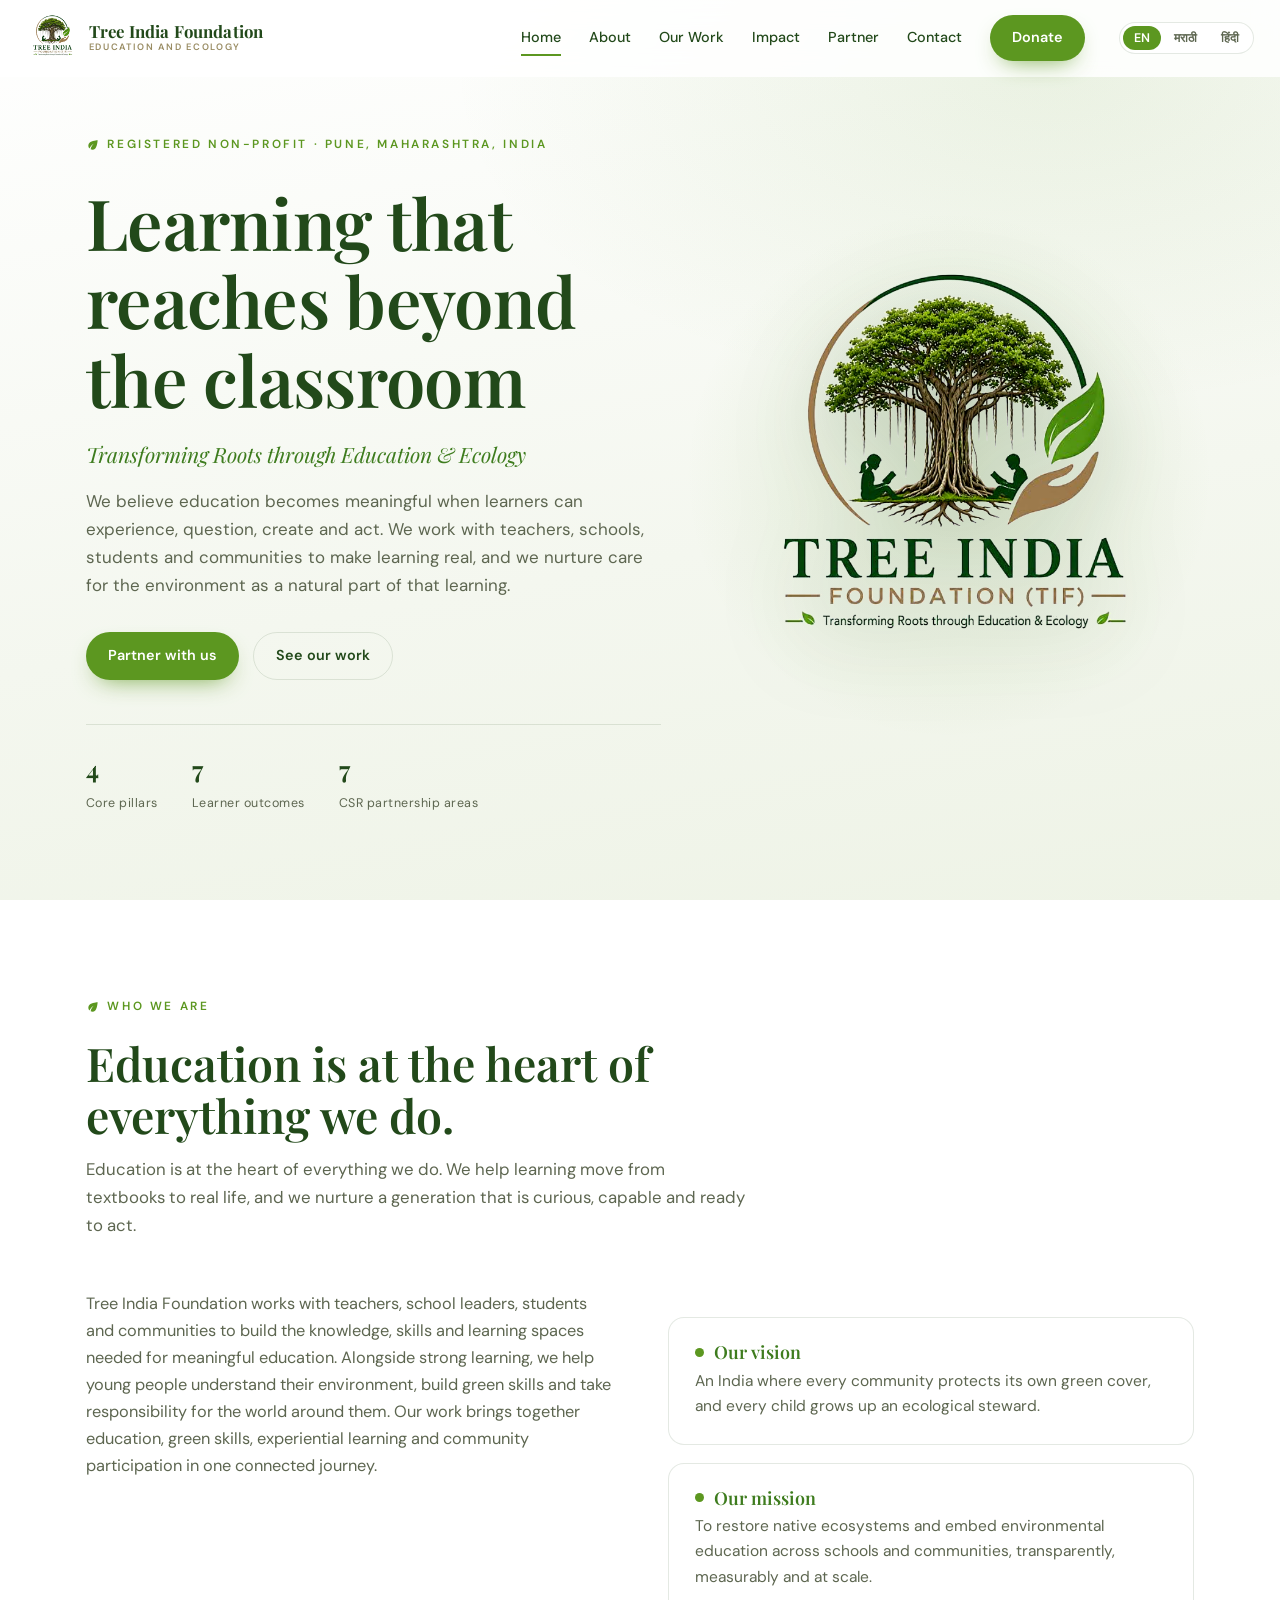
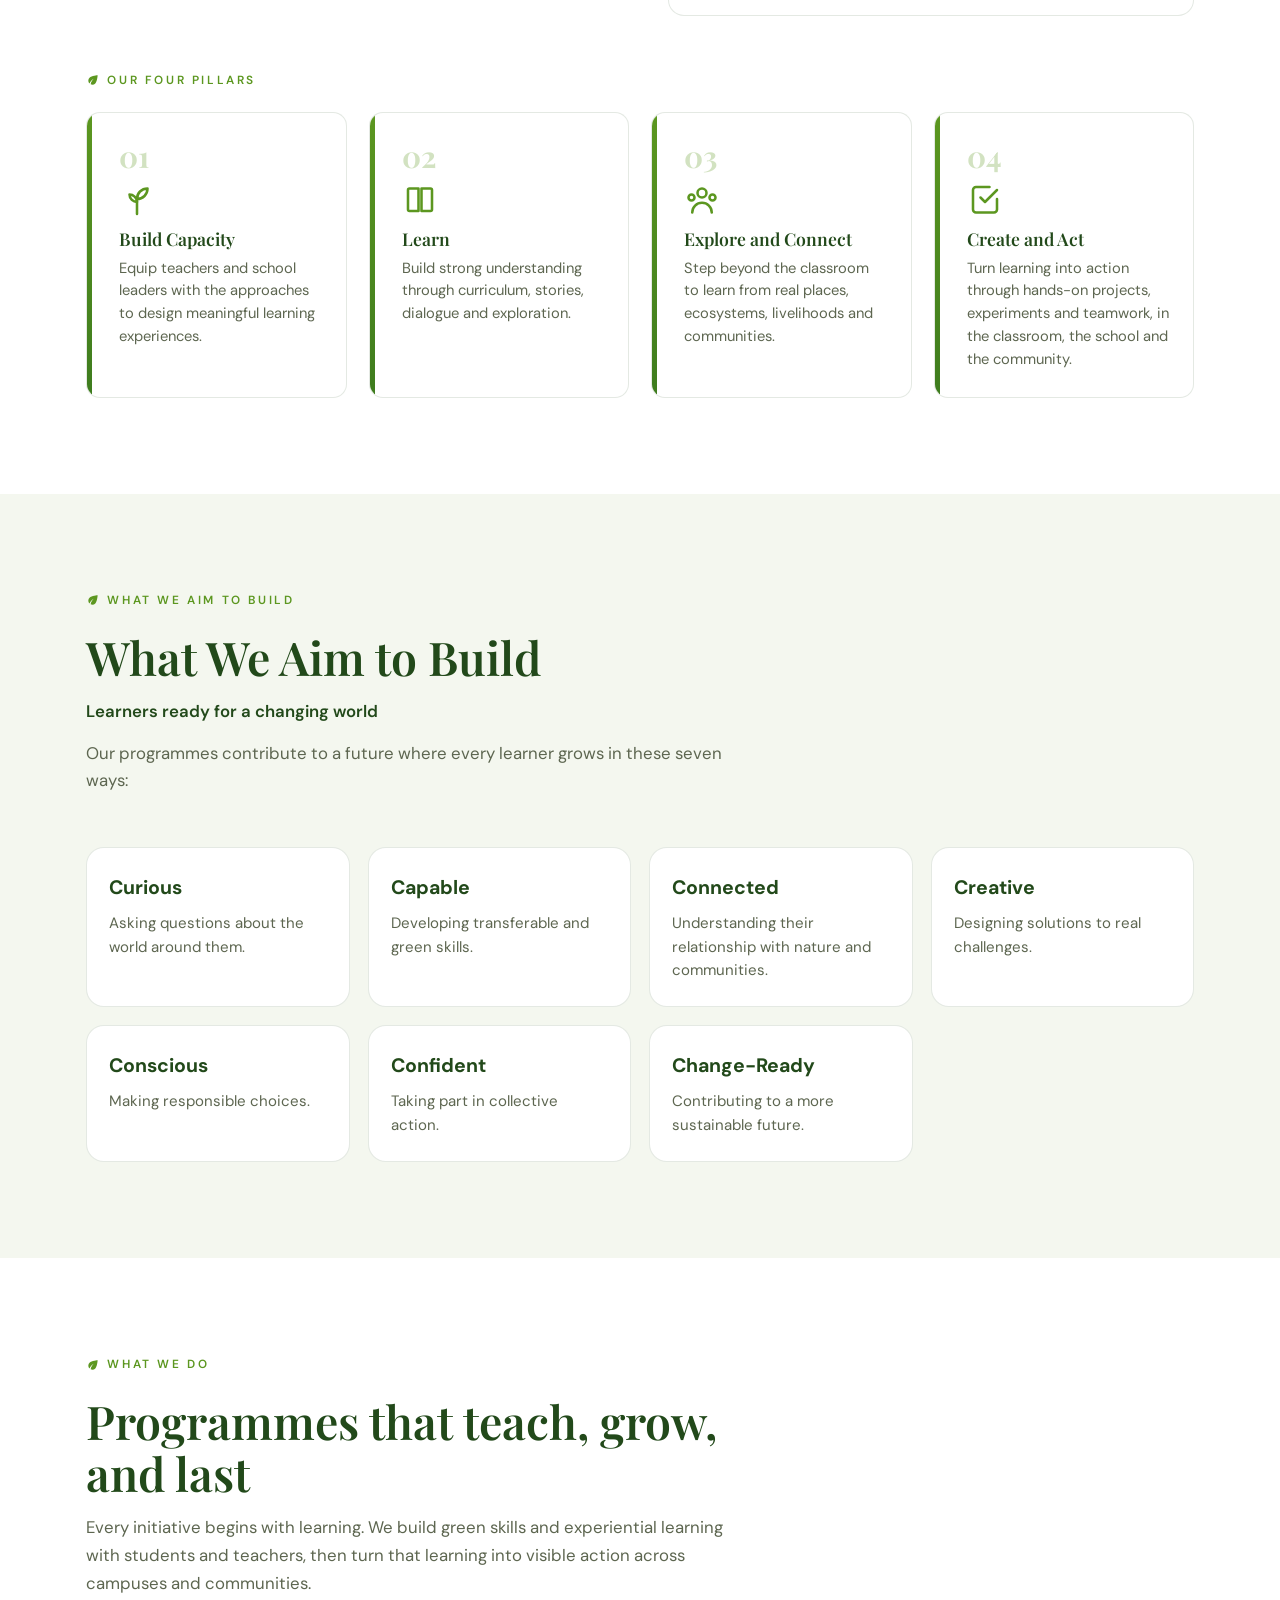
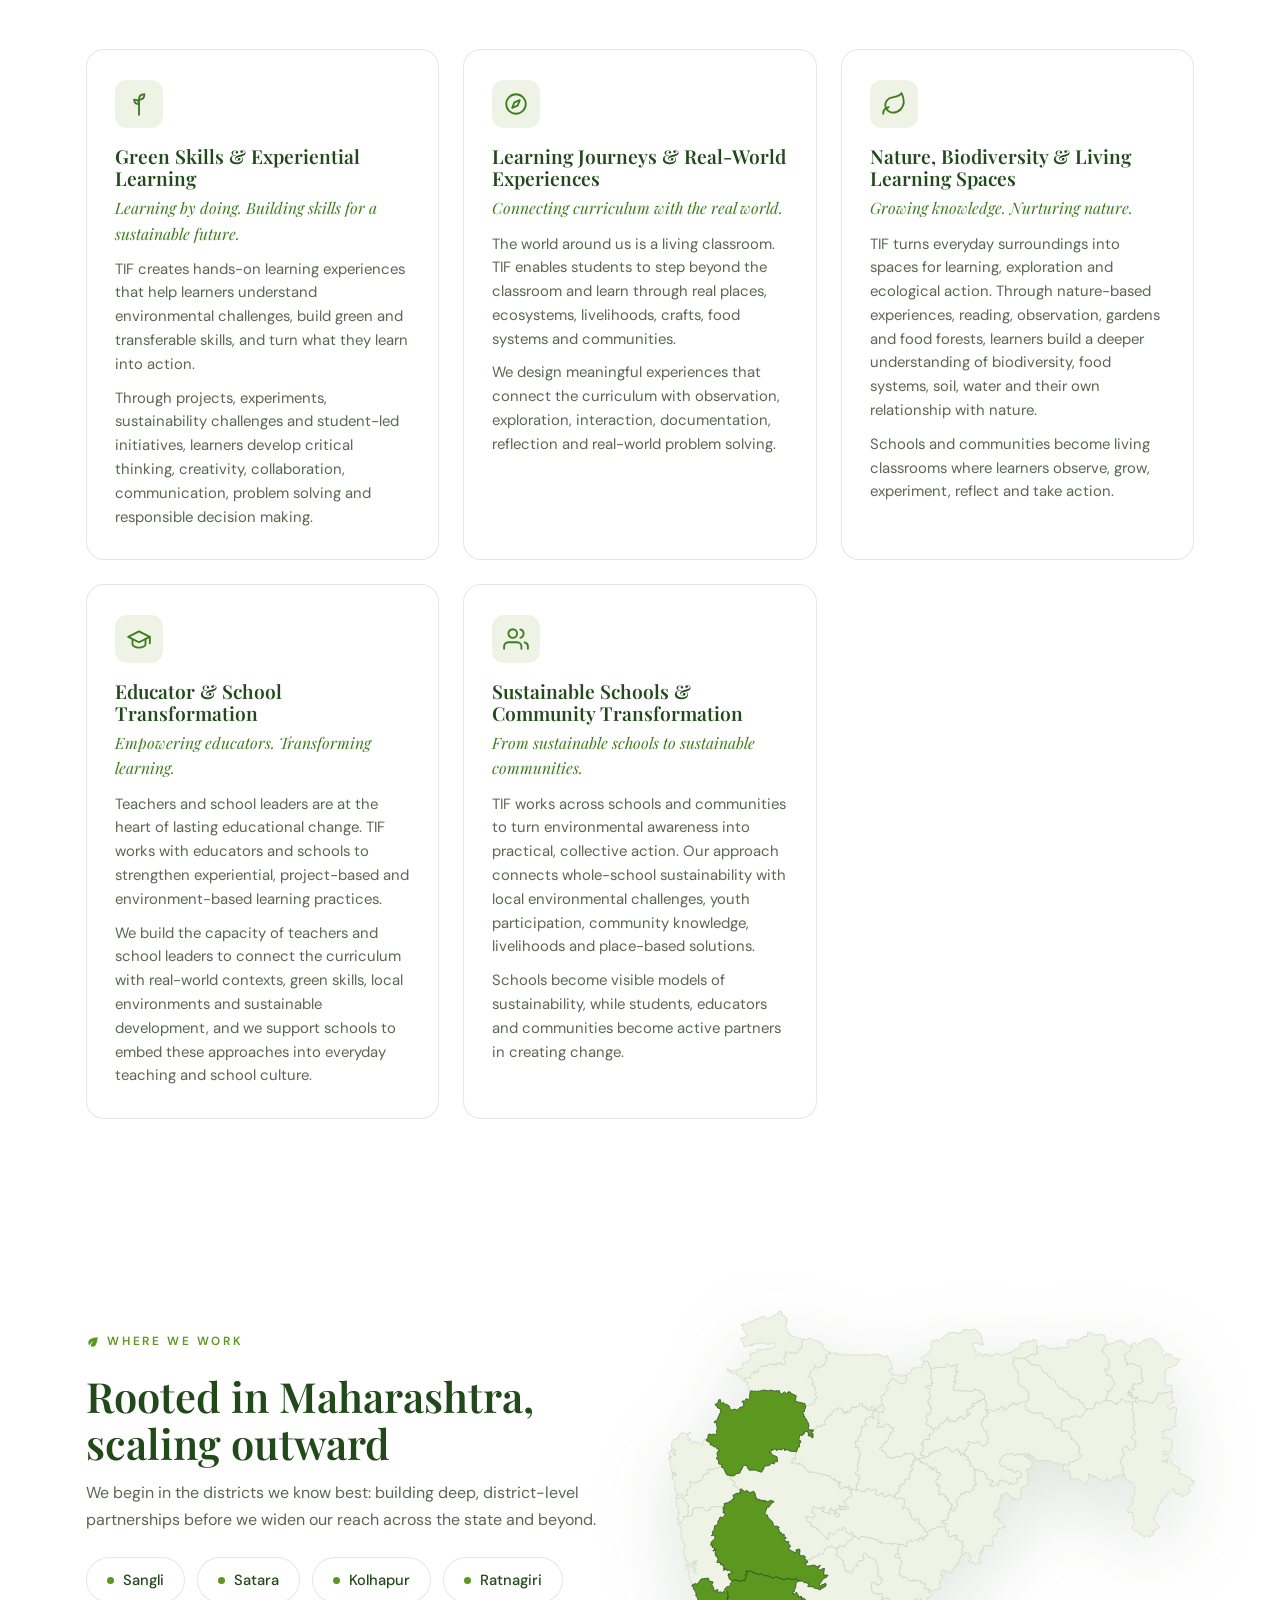
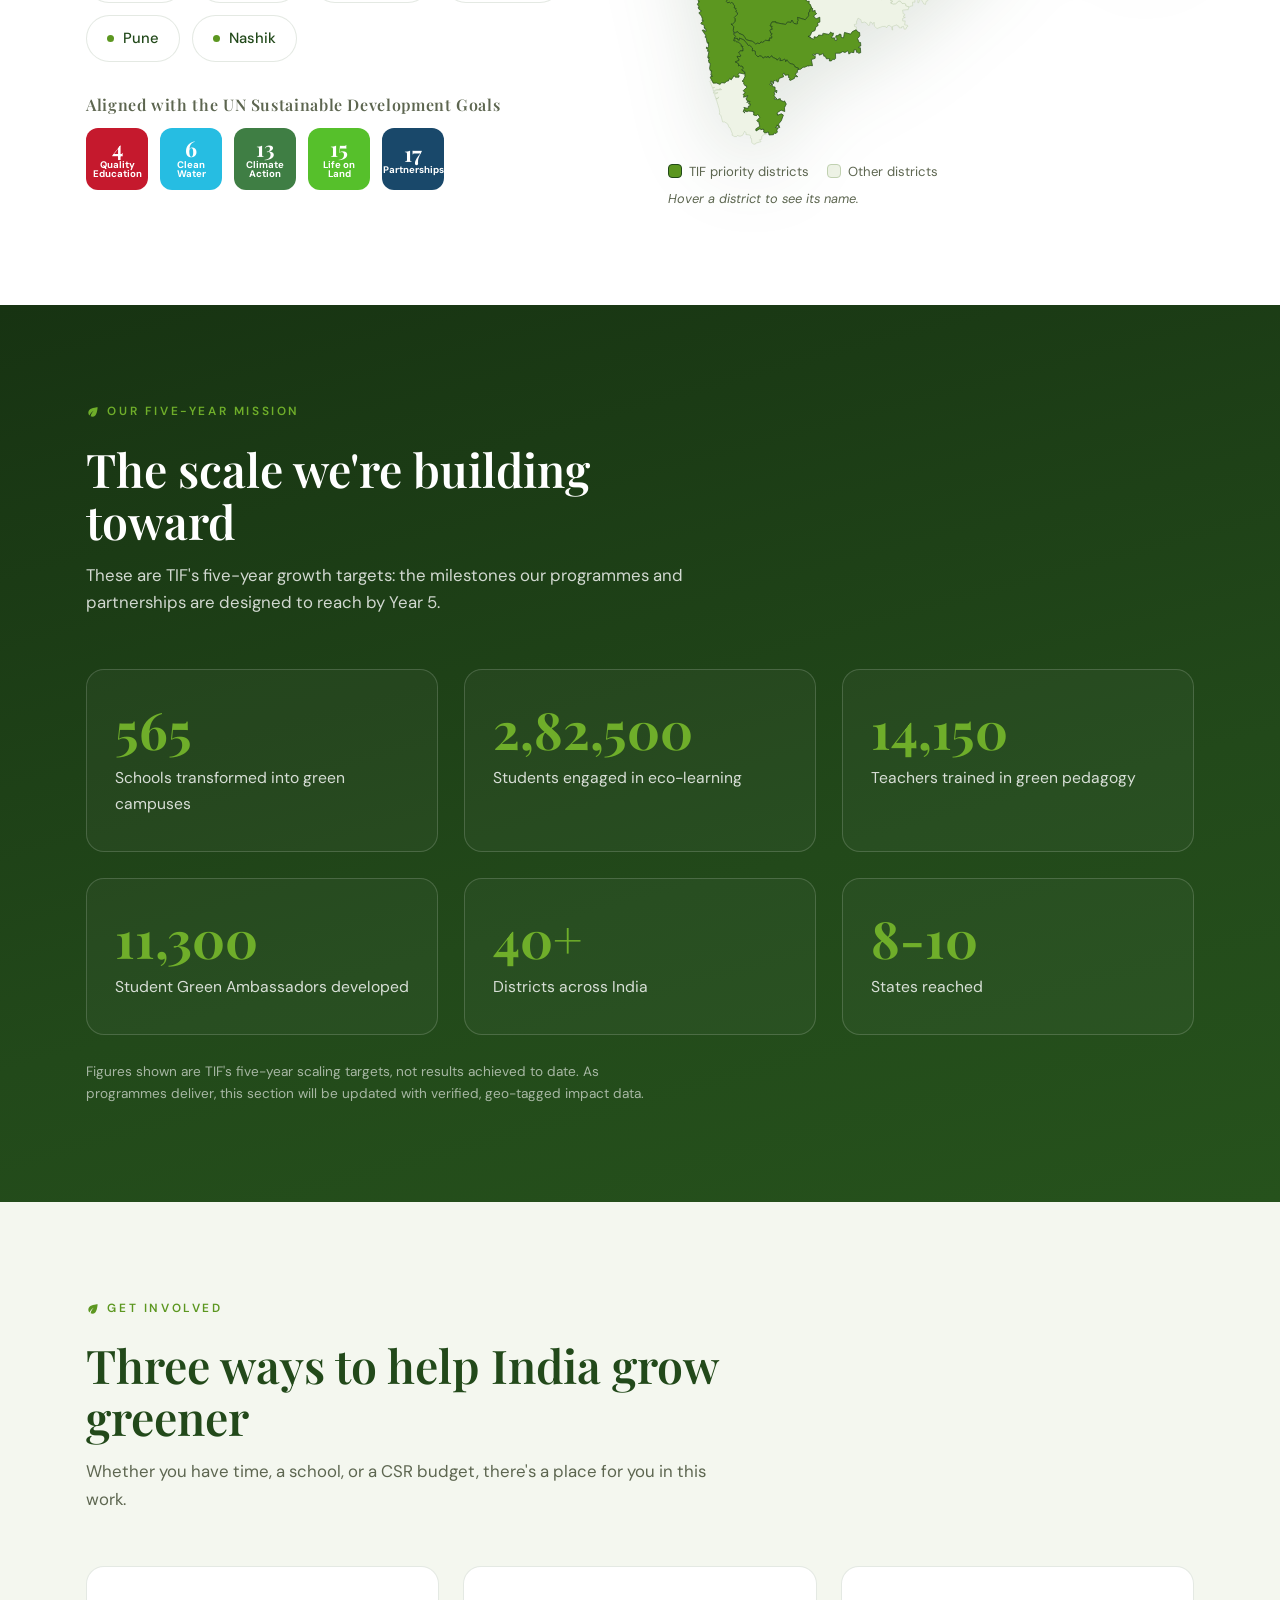
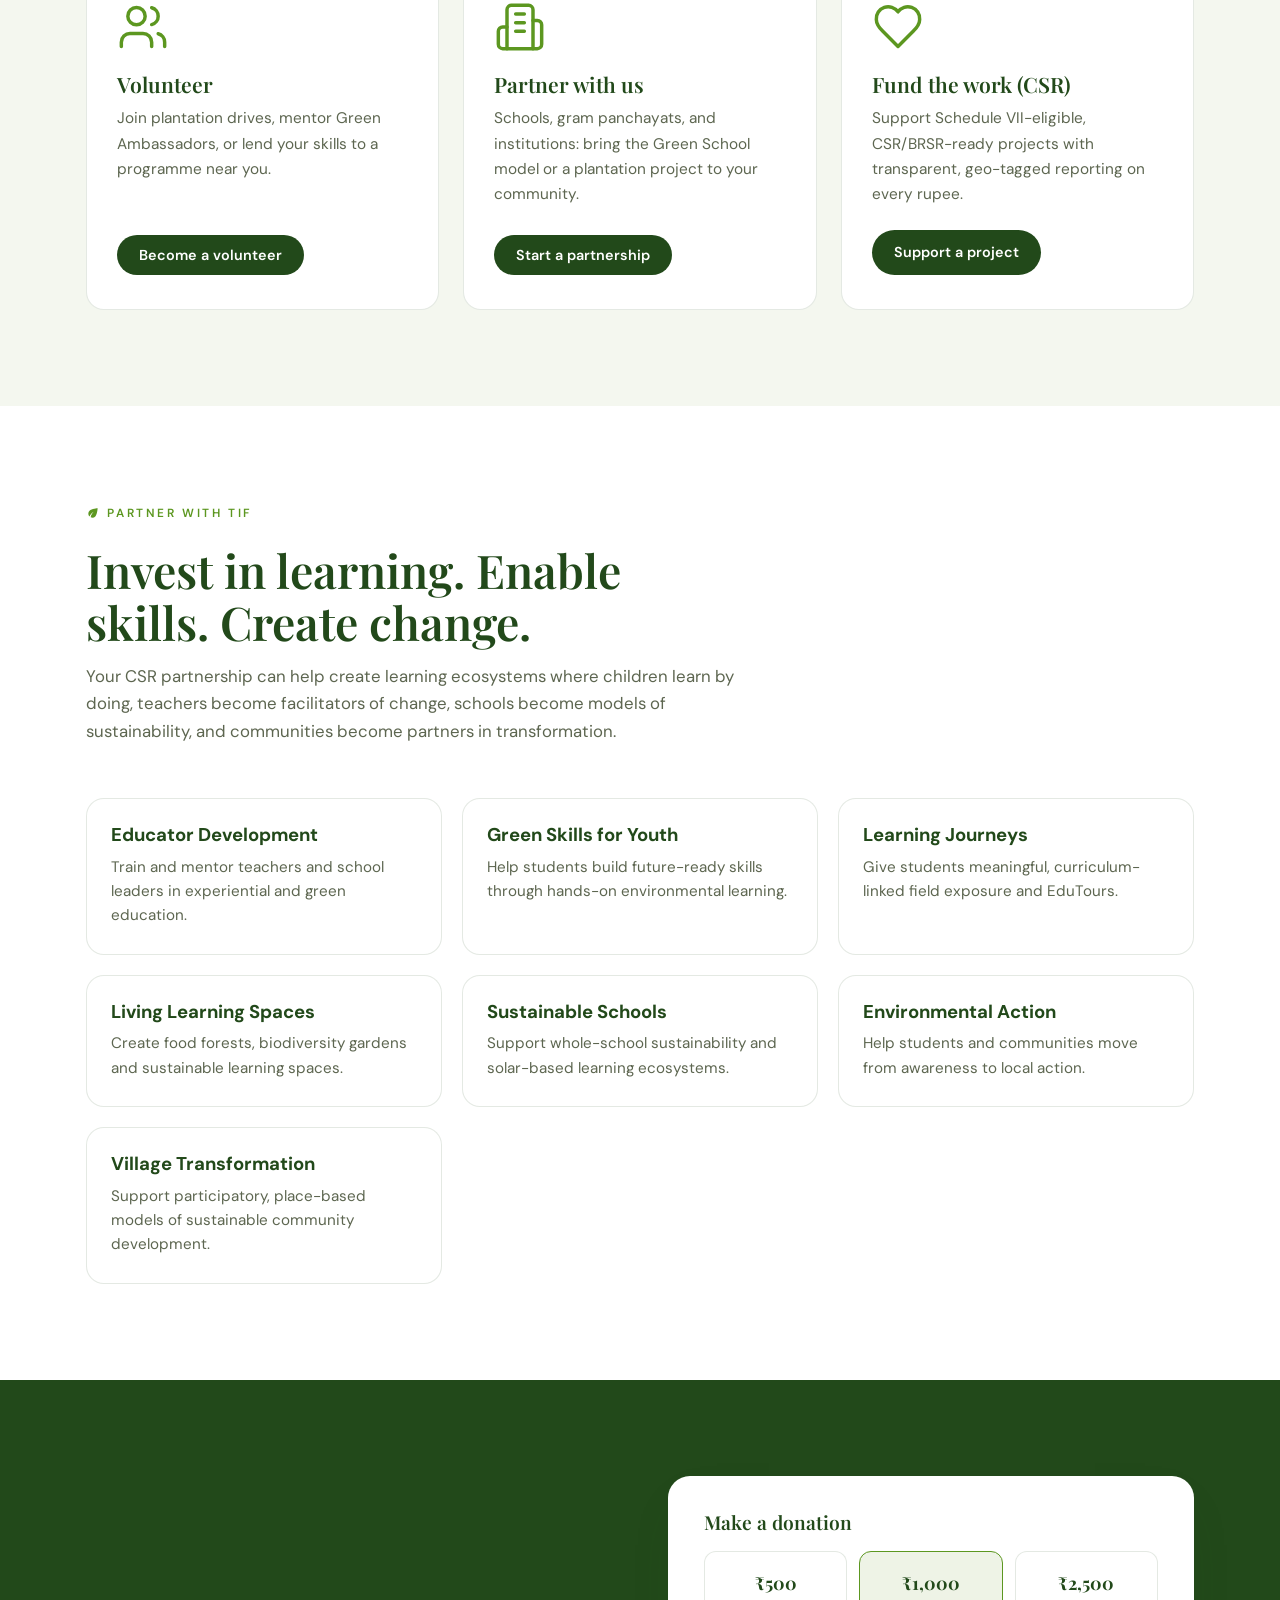
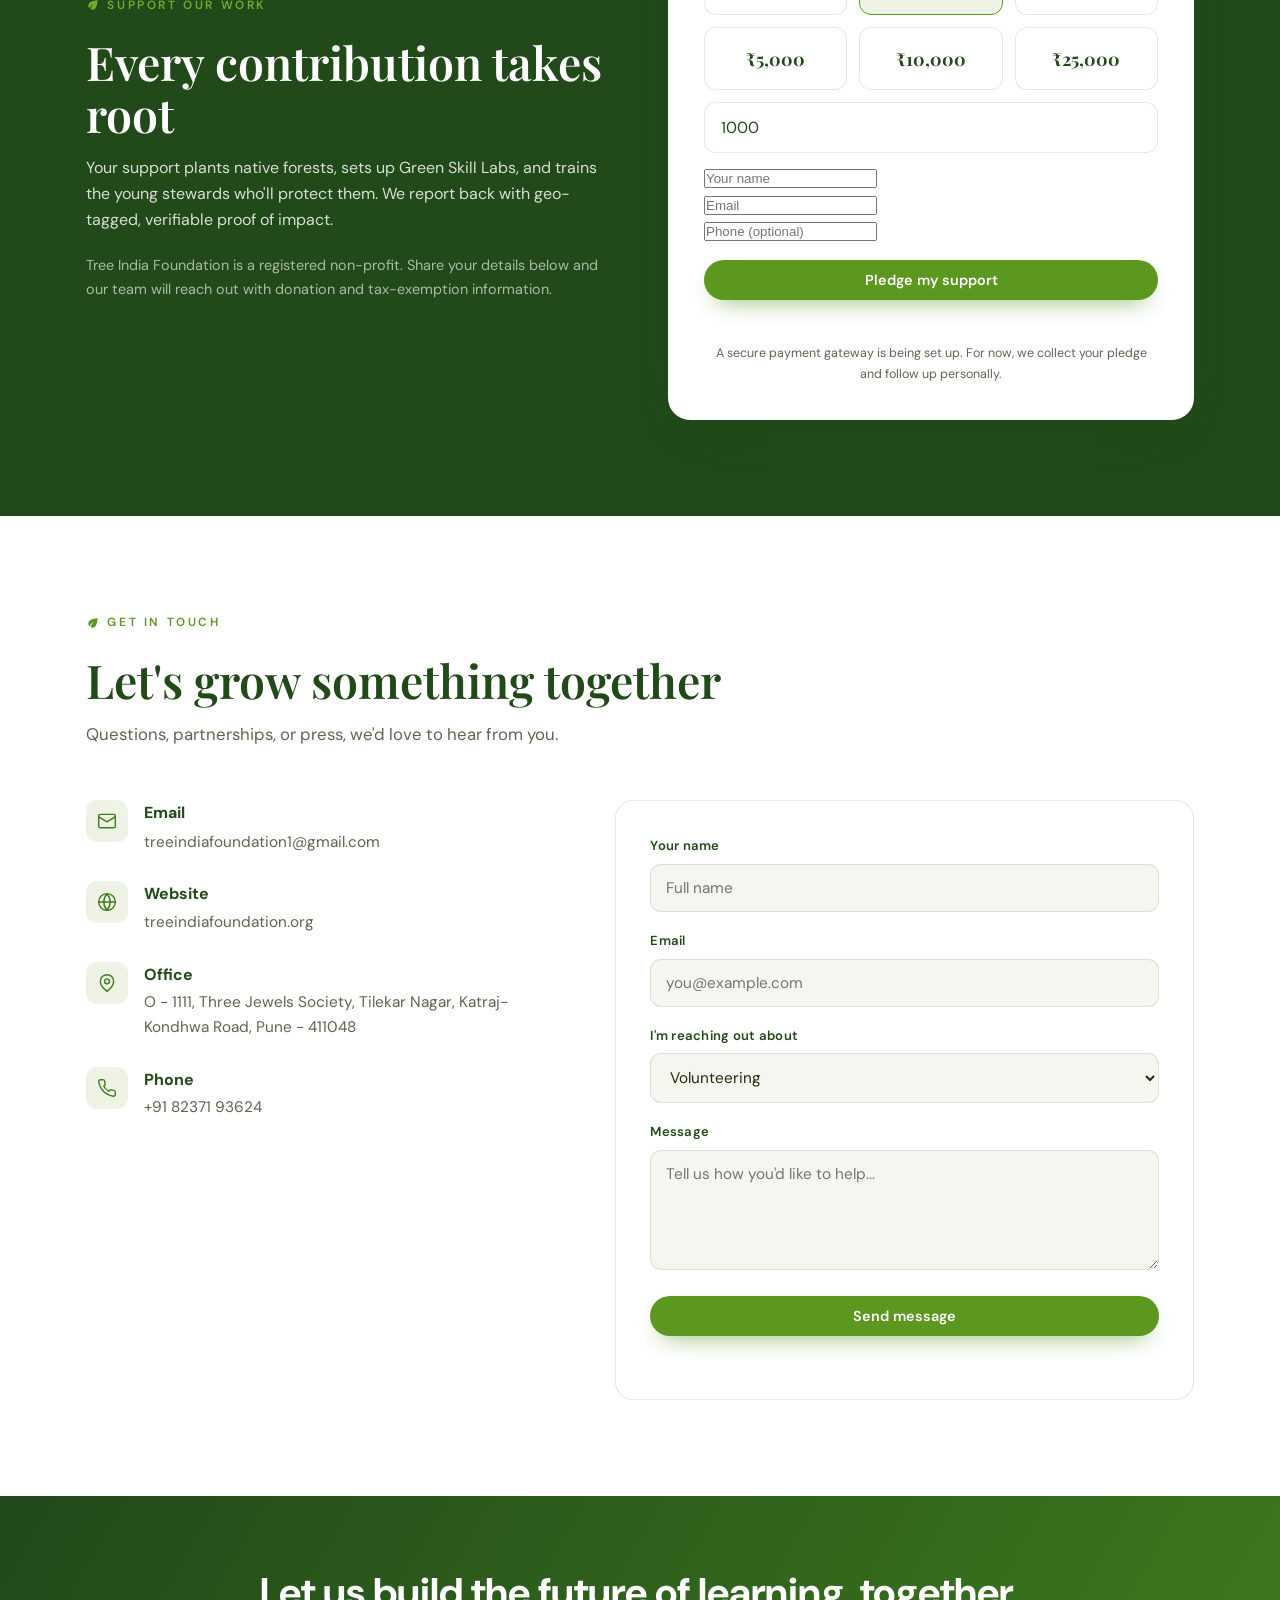
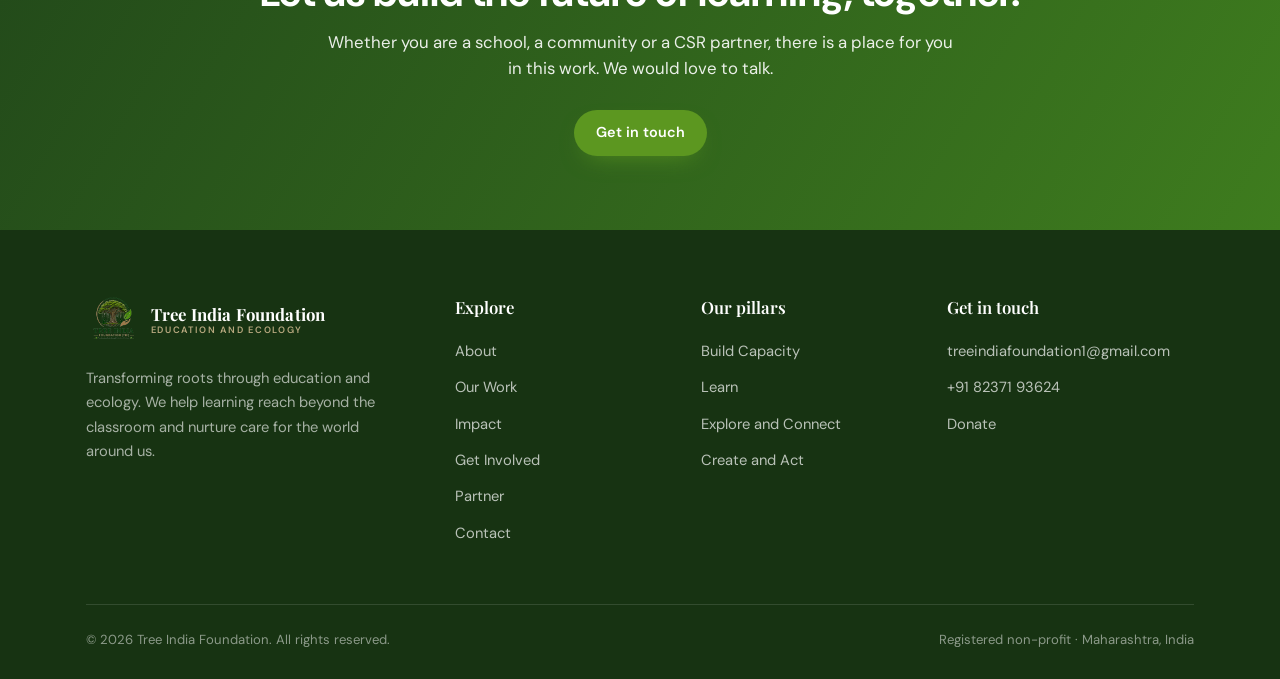
<file: index.html>
<!DOCTYPE html>
<html lang="en">
<head>
<meta charset="UTF-8" />
<meta name="viewport" content="width=device-width, initial-scale=1.0, viewport-fit=cover" />
<title>Tree India Foundation | Education and Ecology</title>
<meta name="description" content="Tree India Foundation connects education, green skills, experiential learning and community action to help build a greener, more sustainable India." />
<link rel="canonical" href="https://treeindiafoundation.org/" />
<link rel="alternate" hreflang="en" href="https://treeindiafoundation.org/" />
<link rel="alternate" hreflang="hi" href="https://treeindiafoundation.org/hi/" />
<link rel="alternate" hreflang="mr" href="https://treeindiafoundation.org/mr/" />
<link rel="alternate" hreflang="x-default" href="https://treeindiafoundation.org/" />
<meta property="og:type" content="website" />
<meta property="og:site_name" content="Tree India Foundation" />
<meta property="og:title" content="Tree India Foundation | Education and Ecology" />
<meta property="og:description" content="Tree India Foundation connects education, green skills, experiential learning and community action to help build a greener, more sustainable India." />
<meta property="og:url" content="https://treeindiafoundation.org/" />
<meta property="og:image" content="https://treeindiafoundation.org/assets/TIF_og.jpg" />
<meta property="og:locale" content="en_IN" />
<meta name="twitter:card" content="summary_large_image" />
<meta name="twitter:title" content="Tree India Foundation | Education and Ecology" />
<meta name="twitter:description" content="Tree India Foundation connects education, green skills, experiential learning and community action to help build a greener, more sustainable India." />
<meta name="twitter:image" content="https://treeindiafoundation.org/assets/TIF_og.jpg" />
<link rel="icon" type="image/png" href="/assets/TIF_favicon.png" />
<link rel="preconnect" href="https://fonts.googleapis.com" />
<link rel="preconnect" href="https://fonts.gstatic.com" crossorigin />
<link href="https://fonts.googleapis.com/css2?family=Playfair+Display:ital,wght@0,500;0,600;0,700;1,500&family=DM+Sans:opsz,wght@9..40,300;9..40,400;9..40,500;9..40,600;9..40,700&display=swap" rel="stylesheet" />
<link rel="stylesheet" href="/css/styles.css" />
<script type="application/ld+json">{"@context": "https://schema.org", "@graph": [{"@type": ["NGO", "Organization"], "@id": "https://treeindiafoundation.org/#org", "name": "Tree India Foundation", "url": "https://treeindiafoundation.org", "logo": "https://treeindiafoundation.org/assets/TIF_Logo_Transparent.png", "email": "treeindiafoundation1@gmail.com", "telephone": "+918237193624", "address": {"@type": "PostalAddress", "streetAddress": "O - 1111, Three Jewels Society, Tilekar Nagar, Katraj-Kondhwa Road", "addressLocality": "Pune", "addressRegion": "Maharashtra", "postalCode": "411048", "addressCountry": "IN"}, "contactPoint": {"@type": "ContactPoint", "telephone": "+918237193624", "email": "treeindiafoundation1@gmail.com", "contactType": "customer support", "availableLanguage": ["English", "Hindi", "Marathi"]}}, {"@type": "WebSite", "@id": "https://treeindiafoundation.org/#website", "url": "https://treeindiafoundation.org", "name": "Tree India Foundation", "publisher": {"@id": "https://treeindiafoundation.org/#org"}, "inLanguage": ["en", "hi", "mr"]}, {"@type": "WebPage", "@id": "https://treeindiafoundation.org/#webpage", "url": "https://treeindiafoundation.org/", "name": "Tree India Foundation | Education and Ecology", "description": "Tree India Foundation connects education, green skills, experiential learning and community action to help build a greener, more sustainable India.", "isPartOf": {"@id": "https://treeindiafoundation.org/#website"}, "about": {"@id": "https://treeindiafoundation.org/#org"}, "inLanguage": "en"}]}</script>
</head>
<body>
<header class="nav" id="nav">
  <a href="#home" class="brand" aria-label="Tree India Foundation home">
    <img class="mark" src="/assets/TIF_Logo_Transparent.png" alt="Tree India Foundation logo" width="150" height="150" />
    <span class="wordmark"><b>Tree India Foundation</b><span>Education and Ecology</span></span>
  </a>
  <nav class="menu" id="menu">
    <a href="#home" class="link">Home</a>
    <a href="#about" class="link">About</a>
    <a href="#work" class="link">Our Work</a>
    <a href="#impact" class="link">Impact</a>
    <a href="#partner" class="link">Partner</a>
    <a href="#contact" class="link">Contact</a>
    <a href="#donate" class="btn btn-leaf">Donate</a>
    <div class="lang-switch" id="langSwitch" role="group" aria-label="Language">
      <a href="/" data-base="/" class="ls-active">EN</a>
      <a href="/mr/" data-base="/mr/">मराठी</a>
      <a href="/hi/" data-base="/hi/">हिंदी</a>
    </div>
  </nav>
  <button class="hamburger" id="hamburger" aria-label="Menu" aria-expanded="false"><span></span><span></span><span></span></button>
</header>
<section class="hero" id="home">
  <div class="wrap hero-grid">
    <div class="reveal in">
      <span class="eyebrow">Registered Non-Profit · Pune, Maharashtra, India</span>
      <h1>Learning that reaches beyond the classroom</h1>
      <p class="tagline">Transforming Roots through Education &amp; Ecology</p>
      <p class="lead">We believe education becomes meaningful when learners can experience, question, create and act. We work with teachers, schools, students and communities to make learning real, and we nurture care for the environment as a natural part of that learning.</p>
      <div class="hero-cta">
        <a href="#partner" class="btn btn-leaf">Partner with us</a>
        <a href="#work" class="btn btn-outline">See our work</a>
      </div>
      <div class="hero-strip">
        <div class="s"><b>4</b><span>Core pillars</span></div>
        <div class="s"><b>7</b><span>Learner outcomes</span></div>
        <div class="s"><b>7</b><span>CSR partnership areas</span></div>
      </div>
    </div>
    <div class="hero-art reveal in">
      <div class="halo"></div>
      <img src="/assets/TIF_Logo_Transparent.png" alt="Tree India Foundation banyan emblem" width="520" height="522" />
    </div>
  </div>
</section>
<section id="about">
  <div class="wrap">
    <div class="section-head reveal">
      <span class="eyebrow">Who we are</span>
      <h2>Education is at the heart of everything we do.</h2>
      <p>Education is at the heart of everything we do. We help learning move from textbooks to real life, and we nurture a generation that is curious, capable and ready to act.</p>
    </div>
    <div class="about-grid">
      <div class="reveal">
        <p style="color:var(--muted);font-size:1.02rem">Tree India Foundation works with teachers, school leaders, students and communities to build the knowledge, skills and learning spaces needed for meaningful education. Alongside strong learning, we help young people understand their environment, build green skills and take responsibility for the world around them. Our work brings together education, green skills, experiential learning and community participation in one connected journey.</p>
      </div>
      <div class="reveal">
        <div class="vm">
          <div class="card"><h4><span class="dot"></span><span>Our vision</span></h4><p>An India where every community protects its own green cover, and every child grows up an ecological steward.</p></div>
          <div class="card"><h4><span class="dot"></span><span>Our mission</span></h4><p>To restore native ecosystems and embed environmental education across schools and communities, transparently, measurably and at scale.</p></div>
        </div>
      </div>
    </div>
    <div class="pillars-block reveal">
      <span class="eyebrow">Our four pillars</span>
      <div class="pillars"><div class="pillar"><span class="n">01</span><div class="ic"><svg viewBox="0 0 24 24" fill="none" stroke="currentColor" stroke-width="1.7" stroke-linecap="round" stroke-linejoin="round"><path d="M12 22V12"/><path d="M12 12c0-4 3-7 7-7 0 4-3 7-7 7Z"/><path d="M12 14c0-3-2.5-5-5-5 0 3 2.5 5 5 5Z"/></svg></div><h4>Build Capacity</h4><p>Equip teachers and school leaders with the approaches to design meaningful learning experiences.</p></div><div class="pillar"><span class="n">02</span><div class="ic"><svg viewBox="0 0 24 24" fill="none" stroke="currentColor" stroke-width="1.7" stroke-linecap="round" stroke-linejoin="round"><path d="M4 19V6a1 1 0 0 1 1-1h6v15H5a1 1 0 0 1-1-1Z"/><path d="M20 19V6a1 1 0 0 0-1-1h-6v15h6a1 1 0 0 0 1-1Z"/></svg></div><h4>Learn</h4><p>Build strong understanding through curriculum, stories, dialogue and exploration.</p></div><div class="pillar"><span class="n">03</span><div class="ic"><svg viewBox="0 0 24 24" fill="none" stroke="currentColor" stroke-width="1.7" stroke-linecap="round" stroke-linejoin="round"><circle cx="12" cy="8" r="3"/><path d="M5.5 21a6.5 6.5 0 0 1 13 0"/><circle cx="5" cy="11" r="2"/><circle cx="19" cy="11" r="2"/></svg></div><h4>Explore and Connect</h4><p>Step beyond the classroom to learn from real places, ecosystems, livelihoods and communities.</p></div><div class="pillar"><span class="n">04</span><div class="ic"><svg viewBox="0 0 24 24" fill="none" stroke="currentColor" stroke-width="1.7" stroke-linecap="round" stroke-linejoin="round"><path d="m9 11 3 3 8-8"/><path d="M20 12v7a2 2 0 0 1-2 2H6a2 2 0 0 1-2-2V6a2 2 0 0 1 2-2h9"/></svg></div><h4>Create and Act</h4><p>Turn learning into action through hands-on projects, experiments and teamwork, in the classroom, the school and the community.</p></div></div>
    </div>
  </div>
</section>
<section id="aim" class="bg-soft">
  <div class="wrap">
    <div class="section-head reveal">
      <span class="eyebrow">What we aim to build</span>
      <h2>What We Aim to Build</h2>
      <p style="font-weight:600;color:var(--forest)">Learners ready for a changing world</p>
      <p>Our programmes contribute to a future where every learner grows in these seven ways:</p>
    </div>
    <div class="aim-grid"><div class="aim-card reveal"><span class="c">Curious</span><p>Asking questions about the world around them.</p></div><div class="aim-card reveal"><span class="c">Capable</span><p>Developing transferable and green skills.</p></div><div class="aim-card reveal"><span class="c">Connected</span><p>Understanding their relationship with nature and communities.</p></div><div class="aim-card reveal"><span class="c">Creative</span><p>Designing solutions to real challenges.</p></div><div class="aim-card reveal"><span class="c">Conscious</span><p>Making responsible choices.</p></div><div class="aim-card reveal"><span class="c">Confident</span><p>Taking part in collective action.</p></div><div class="aim-card reveal"><span class="c">Change-Ready</span><p>Contributing to a more sustainable future.</p></div></div>
  </div>
</section>
<section id="work">
  <div class="wrap">
    <div class="section-head reveal"><span class="eyebrow">What we do</span><h2>Programmes that teach, grow, and last</h2><p>Every initiative begins with learning. We build green skills and experiential learning with students and teachers, then turn that learning into visible action across campuses and communities.</p></div>
    <div class="prog-grid"><div class="prog reveal"><div class="ic"><svg viewBox="0 0 24 24" fill="none" stroke="currentColor" stroke-width="1.7" stroke-linecap="round" stroke-linejoin="round"><path d="M12 22V8"/><path d="M12 8c0-3 2-5 5-5 0 3-2 5-5 5Z"/><path d="M12 12c0-2.5-2-4-4.5-4C7.5 10.5 9.5 12 12 12Z"/></svg></div><h3>Green Skills &amp; Experiential Learning</h3><p class="prog-sub">Learning by doing. Building skills for a sustainable future.</p><p>TIF creates hands-on learning experiences that help learners understand environmental challenges, build green and transferable skills, and turn what they learn into action.</p><p>Through projects, experiments, sustainability challenges and student-led initiatives, learners develop critical thinking, creativity, collaboration, communication, problem solving and responsible decision making.</p></div><div class="prog reveal"><div class="ic"><svg viewBox="0 0 24 24" fill="none" stroke="currentColor" stroke-width="1.7" stroke-linecap="round" stroke-linejoin="round"><circle cx="12" cy="12" r="9"/><path d="m15.5 8.5-2 5-5 2 2-5 5-2Z"/></svg></div><h3>Learning Journeys &amp; Real-World Experiences</h3><p class="prog-sub">Connecting curriculum with the real world.</p><p>The world around us is a living classroom. TIF enables students to step beyond the classroom and learn through real places, ecosystems, livelihoods, crafts, food systems and communities.</p><p>We design meaningful experiences that connect the curriculum with observation, exploration, interaction, documentation, reflection and real-world problem solving.</p></div><div class="prog reveal"><div class="ic"><svg viewBox="0 0 24 24" fill="none" stroke="currentColor" stroke-width="1.7" stroke-linecap="round" stroke-linejoin="round"><path d="M11 20A7 7 0 0 1 9.8 6.1C15.5 5 17 4.48 19 2c1 2 2 4.18 2 8 0 5.5-4.78 10-10 10Z"/><path d="M2 21c0-3 1.85-5.36 5.08-6"/></svg></div><h3>Nature, Biodiversity &amp; Living Learning Spaces</h3><p class="prog-sub">Growing knowledge. Nurturing nature.</p><p>TIF turns everyday surroundings into spaces for learning, exploration and ecological action. Through nature-based experiences, reading, observation, gardens and food forests, learners build a deeper understanding of biodiversity, food systems, soil, water and their own relationship with nature.</p><p>Schools and communities become living classrooms where learners observe, grow, experiment, reflect and take action.</p></div><div class="prog reveal"><div class="ic"><svg viewBox="0 0 24 24" fill="none" stroke="currentColor" stroke-width="1.7" stroke-linecap="round" stroke-linejoin="round"><path d="M22 10 12 5 2 10l10 5 10-5Z"/><path d="M6 12v5c0 1 2.5 3 6 3s6-2 6-3v-5"/><path d="M22 10v6"/></svg></div><h3>Educator &amp; School Transformation</h3><p class="prog-sub">Empowering educators. Transforming learning.</p><p>Teachers and school leaders are at the heart of lasting educational change. TIF works with educators and schools to strengthen experiential, project-based and environment-based learning practices.</p><p>We build the capacity of teachers and school leaders to connect the curriculum with real-world contexts, green skills, local environments and sustainable development, and we support schools to embed these approaches into everyday teaching and school culture.</p></div><div class="prog reveal"><div class="ic"><svg viewBox="0 0 24 24" fill="none" stroke="currentColor" stroke-width="1.7" stroke-linecap="round" stroke-linejoin="round"><path d="M17 21v-2a4 4 0 0 0-4-4H5a4 4 0 0 0-4 4v2"/><circle cx="9" cy="7" r="4"/><path d="M23 21v-2a4 4 0 0 0-3-3.87"/><path d="M16 3.13a4 4 0 0 1 0 7.75"/></svg></div><h3>Sustainable Schools &amp; Community Transformation</h3><p class="prog-sub">From sustainable schools to sustainable communities.</p><p>TIF works across schools and communities to turn environmental awareness into practical, collective action. Our approach connects whole-school sustainability with local environmental challenges, youth participation, community knowledge, livelihoods and place-based solutions.</p><p>Schools become visible models of sustainability, while students, educators and communities become active partners in creating change.</p></div></div>
  </div>
</section>
<section id="where">
  <div class="wrap work-grid">
    <div class="reveal">
      <span class="eyebrow">Where we work</span>
      <h2 style="font-size:clamp(1.8rem,3.5vw,2.6rem);margin-top:16px">Rooted in Maharashtra, scaling outward</h2>
      <p style="color:var(--muted);margin-top:14px">We begin in the districts we know best: building deep, district-level partnerships before we widen our reach across the state and beyond.</p>
      <div class="districts"><span class="chip"><span class="pin"></span><span>Sangli</span></span><span class="chip"><span class="pin"></span><span>Satara</span></span><span class="chip"><span class="pin"></span><span>Kolhapur</span></span><span class="chip"><span class="pin"></span><span>Ratnagiri</span></span><span class="chip"><span class="pin"></span><span>Pune</span></span><span class="chip"><span class="pin"></span><span>Nashik</span></span></div>
      <div class="sdg"><h4>Aligned with the UN Sustainable Development Goals</h4><div class="sdg-row"><div class="sdg-badge" style="background:#C5192D"><b>4</b><span>Quality Education</span></div><div class="sdg-badge" style="background:#26BDE2"><b>6</b><span>Clean Water</span></div><div class="sdg-badge" style="background:#3F7E44"><b>13</b><span>Climate Action</span></div><div class="sdg-badge" style="background:#56C02B"><b>15</b><span>Life on Land</span></div><div class="sdg-badge" style="background:#19486A"><b>17</b><span>Partnerships</span></div></div></div>
    </div>
    <div class="reveal">
      <div class="mh-wrap" id="mhWrap"><svg class="mh-map" id="mhMap" viewBox="0 0 1000 824" xmlns="http://www.w3.org/2000/svg" role="img" aria-label="Map of Maharashtra districts">
          <path class="mh-other" data-d="Gondia" d="M946.8 155.6L941.5 154.9L938.3 157.3L931.3 155.4L928.5 167.4L925.1 169.5L924.1 173.5L921.4 173.7L920.4 176.6L910.7 171.7L902.3 172.0L898.0 169.3L894.8 171.2L893.0 175.1L889.9 174.2L888.5 169.2L890.1 165.6L892.0 166.3L892.7 162.6L890.4 164.7L880.3 165.6L883.2 159.7L876.4 161.4L876.8 159.1L874.4 160.4L874.1 154.4L878.5 155.7L880.1 158.9L881.1 158.1L881.6 155.5L874.6 153.6L877.4 150.5L879.9 151.2L881.5 147.7L885.7 149.7L885.8 146.8L881.6 144.5L884.5 141.2L883.7 138.0L891.3 139.1L895.6 136.9L898.5 139.1L901.0 134.2L903.4 133.7L902.8 128.3L899.0 128.2L901.4 122.8L899.5 122.0L900.2 119.8L898.1 119.2L901.2 113.6L899.6 112.4L898.7 106.7L894.0 105.2L893.7 103.1L891.4 104.7L889.7 102.6L886.7 102.7L883.4 99.8L875.0 100.4L874.8 102.6L870.6 103.4L872.6 100.4L871.8 99.5L874.5 99.5L869.8 97.5L871.2 92.8L868.4 91.4L868.4 87.0L866.3 84.4L876.5 77.9L882.0 69.6L881.1 65.0L882.9 61.3L887.3 60.9L891.1 64.1L895.0 61.2L899.8 61.1L905.8 54.2L909.8 54.8L915.8 51.0L917.9 52.9L923.4 53.2L927.2 58.7L929.9 58.6L932.2 61.4L931.1 62.3L936.6 65.3L937.6 69.7L942.2 76.0L939.1 80.2L941.0 84.2L945.4 84.8L946.5 80.8L955.0 81.9L963.8 90.6L966.4 91.4L971.5 89.6L973.7 92.3L965.5 103.4L947.3 110.1L945.0 116.9L946.6 117.8L944.3 120.1L945.9 127.5L942.5 131.4L944.8 133.2L947.3 141.6L957.3 140.8L959.1 155.2L954.4 153.7L946.8 155.6Z"/>
          <path class="mh-other" data-d="Bhandara" d="M881.3 66.0L882.0 69.6L876.5 77.9L866.3 84.4L868.4 87.0L868.4 91.4L871.2 92.8L869.8 97.5L874.5 99.5L871.8 99.5L872.6 100.4L870.6 103.4L874.8 102.6L875.0 100.4L883.4 99.8L886.7 102.7L889.7 102.6L891.4 104.7L893.7 103.1L894.0 105.2L898.7 106.7L899.6 112.4L901.2 113.6L898.1 119.2L900.2 119.8L899.5 122.0L901.4 122.8L899.0 128.2L902.8 128.3L903.4 133.7L901.0 134.2L898.5 139.1L895.6 136.9L891.3 139.1L883.7 138.0L884.5 141.2L881.6 144.5L885.8 146.8L885.7 149.7L881.5 147.7L879.9 151.2L877.4 150.5L874.6 153.6L881.6 155.5L881.1 158.1L880.1 158.9L878.5 155.7L874.1 154.4L873.4 156.0L875.1 157.7L874.4 160.4L876.8 159.1L876.4 161.4L883.2 159.7L880.3 165.6L890.4 164.7L892.7 162.6L892.0 166.3L890.1 165.6L888.5 169.2L888.9 173.8L886.3 171.6L882.5 174.8L877.5 172.3L871.5 173.1L861.6 166.5L860.8 172.2L853.7 174.3L854.0 178.4L844.9 174.0L843.6 171.5L832.6 169.1L834.0 161.3L837.3 157.1L834.9 151.5L839.9 152.5L843.8 149.6L843.8 144.8L847.9 142.0L849.2 137.1L842.2 123.2L839.1 124.0L836.5 121.2L833.9 122.5L832.5 120.8L834.3 120.1L833.7 117.2L829.6 114.7L831.5 111.8L830.1 109.0L837.3 112.5L837.8 108.1L836.4 106.0L839.5 97.0L836.9 93.6L837.0 90.3L830.4 81.5L828.5 81.3L827.5 77.6L824.2 76.6L832.0 64.0L848.8 61.3L849.9 58.5L859.2 55.1L865.8 57.3L870.5 62.4L877.7 66.1L881.3 66.0Z"/>
          <path class="mh-other" data-d="Jalgaon" d="M451.9 135.4L447.7 138.8L439.7 138.0L438.0 135.0L425.6 127.9L424.8 132.1L420.1 135.3L419.3 138.8L415.5 141.8L415.3 144.2L419.6 146.3L419.1 147.7L411.7 156.2L411.5 159.9L407.3 160.2L404.0 163.1L407.7 166.9L405.4 170.6L406.6 179.7L404.1 181.6L400.3 181.1L400.1 183.6L397.4 184.2L397.6 187.0L392.2 187.7L392.1 184.8L388.1 181.0L386.1 182.0L384.9 187.5L386.8 188.5L379.9 188.6L380.1 186.0L376.6 187.0L375.9 182.2L369.3 181.8L369.9 176.2L366.7 175.4L364.3 176.5L364.7 180.4L362.9 181.6L357.9 181.0L358.7 183.3L357.0 183.8L349.5 182.9L347.6 185.1L348.5 189.4L345.7 190.1L344.2 193.4L339.9 190.0L339.8 194.8L338.6 191.7L335.9 192.8L336.5 194.9L332.7 193.9L331.7 186.6L328.9 187.0L328.0 184.3L323.2 184.8L322.9 186.9L319.8 188.1L315.8 186.8L311.9 194.4L312.0 197.4L309.4 196.7L308.6 199.7L303.9 199.6L303.9 204.6L299.6 205.3L297.3 207.8L299.7 215.7L291.7 217.7L291.0 221.1L283.7 217.6L282.8 221.7L276.6 226.0L270.5 226.0L266.5 223.9L268.0 217.7L266.4 211.8L263.2 209.5L264.7 207.2L260.5 203.5L259.3 199.4L256.7 200.1L258.2 196.5L255.7 192.3L259.7 191.3L259.4 186.6L261.4 185.2L261.8 179.6L276.3 176.5L279.1 172.1L278.2 168.2L283.2 164.7L279.5 157.9L282.3 154.3L280.1 150.8L279.8 145.1L276.5 141.9L273.9 141.8L273.7 137.2L276.2 136.5L273.7 128.6L271.1 125.9L265.0 125.5L268.6 122.6L271.7 113.4L280.1 107.6L277.7 103.5L281.2 104.2L285.0 108.3L289.0 107.9L289.7 105.6L296.6 102.7L301.7 91.9L299.2 88.6L302.5 87.9L300.9 86.2L303.9 80.9L320.4 79.5L320.8 83.2L327.8 81.1L330.9 83.9L347.6 82.9L350.5 85.2L358.1 82.3L360.1 84.4L365.8 84.4L372.9 82.7L385.5 84.2L391.9 81.9L395.0 83.5L401.3 82.5L411.6 87.8L417.4 84.9L421.4 95.7L423.2 95.9L425.1 99.8L422.9 103.3L425.8 104.1L427.2 108.9L426.6 111.1L421.9 109.9L419.2 111.1L422.2 117.0L426.4 119.2L426.0 122.4L437.3 120.9L439.7 123.5L452.4 122.8L454.1 128.3L451.9 135.4Z"/>
          <path class="mh-other" data-d="Wardha" d="M677.2 90.1L686.3 94.8L685.3 97.2L687.8 97.7L688.5 100.4L700.6 103.5L702.5 102.2L706.3 104.2L715.7 117.6L721.1 118.6L722.9 124.2L726.4 125.0L727.5 128.1L730.4 127.8L736.5 131.9L737.4 139.3L743.3 143.9L742.2 144.8L743.7 146.6L747.5 147.8L749.7 146.3L751.7 147.7L753.7 153.9L755.5 152.5L759.2 153.5L759.2 157.1L763.1 158.9L762.7 162.2L782.2 168.9L782.4 172.5L787.0 173.7L792.6 183.9L796.5 185.9L796.1 189.8L790.3 194.8L788.9 199.4L786.7 198.9L784.1 202.9L772.6 198.8L769.9 202.9L768.2 201.0L765.8 201.7L764.1 205.8L757.6 204.6L752.4 206.6L751.0 205.0L749.6 206.0L751.1 207.7L747.5 209.8L749.3 219.3L745.4 222.2L738.0 223.0L734.3 220.8L734.4 215.9L726.8 207.0L727.0 204.9L716.6 204.2L713.3 201.0L710.2 193.3L698.1 195.1L682.2 188.9L680.3 186.5L678.6 177.9L681.9 171.5L683.9 169.7L684.5 171.1L686.3 166.1L683.9 158.1L686.9 155.8L686.5 154.0L683.8 154.7L679.6 147.1L674.3 144.2L670.5 144.8L668.9 139.9L665.8 138.4L664.9 127.6L666.7 126.3L666.7 122.7L664.0 117.8L665.9 114.7L659.6 109.6L660.1 106.9L654.8 99.8L655.8 96.9L658.2 96.3L656.4 93.8L657.6 87.0L667.4 90.1L677.2 90.1Z"/>
          <path class="mh-other" data-d="Buldhana" d="M406.6 177.6L405.4 170.6L407.7 166.9L404.0 163.1L407.3 160.2L411.5 159.9L411.7 156.2L419.1 147.7L419.6 146.3L415.3 144.2L415.5 141.8L419.3 138.8L420.1 135.3L424.8 132.1L425.6 127.9L438.0 135.0L439.7 138.0L447.7 138.8L451.9 135.4L454.1 128.3L452.0 122.4L455.9 121.2L455.6 119.4L461.1 118.7L460.5 117.0L463.3 115.0L462.3 114.2L465.3 107.8L470.1 109.2L474.4 106.9L481.4 108.8L483.6 102.1L486.0 101.6L486.2 96.5L493.6 95.4L496.6 100.4L496.3 103.9L498.1 104.3L498.9 108.0L500.7 107.7L499.7 109.0L501.5 119.1L499.7 121.7L501.1 123.2L498.6 127.5L502.7 130.2L500.2 133.0L501.0 136.0L504.3 136.5L504.0 138.1L501.5 137.3L499.9 141.2L501.4 141.8L501.0 144.3L496.2 141.6L489.6 143.0L493.9 147.4L496.1 146.8L498.5 150.8L496.0 157.8L499.7 161.2L497.2 166.0L498.4 168.3L495.2 169.0L493.4 172.2L495.5 172.6L494.6 176.6L498.0 177.4L496.8 179.9L499.3 180.3L498.1 183.4L500.8 183.3L501.6 185.3L499.1 186.8L500.7 187.3L499.2 194.3L496.3 197.1L494.9 197.4L493.9 194.4L491.7 196.6L492.1 200.1L489.9 201.6L494.0 209.6L491.8 211.2L490.6 215.5L501.9 220.3L501.1 223.4L505.2 224.7L505.7 229.9L501.0 234.6L496.4 234.1L497.6 244.2L486.9 244.5L484.6 251.8L482.3 250.1L481.5 254.1L486.1 254.5L484.1 262.6L486.0 263.7L482.7 266.3L483.0 269.2L479.4 270.4L479.9 274.4L485.9 274.4L481.0 281.0L471.0 280.3L470.6 277.9L465.4 274.2L465.7 270.8L455.4 270.8L453.3 272.9L450.3 269.8L448.8 273.9L441.7 277.5L436.7 276.4L422.2 280.3L421.5 278.0L417.6 279.0L415.3 275.9L415.4 271.8L413.0 271.0L411.6 267.4L407.1 266.4L407.3 264.0L404.6 264.0L401.4 260.8L408.7 257.4L408.1 253.1L414.1 251.3L412.0 249.8L412.6 248.1L417.2 248.4L419.0 239.7L424.0 234.3L422.0 232.1L426.0 230.1L429.3 222.2L422.9 222.1L423.7 220.9L421.2 220.2L421.1 216.5L417.0 216.1L416.2 213.7L411.5 217.4L409.6 221.5L401.9 220.2L399.6 222.3L396.4 220.6L398.7 213.3L401.8 213.3L398.5 205.8L400.4 201.0L398.6 196.3L402.5 192.5L408.0 192.8L407.7 190.0L410.2 189.4L411.0 186.4L409.6 178.9L406.6 177.6Z"/>
          <path class="mh-other" data-d="Akola" d="M505.2 224.7L501.1 223.4L501.9 220.3L490.6 215.5L491.8 211.2L494.0 209.6L489.9 201.6L492.1 200.1L491.7 196.6L493.9 194.4L494.9 197.4L496.3 197.1L499.2 194.3L500.7 187.3L499.1 186.8L501.6 185.3L500.8 183.3L498.1 183.4L499.3 180.3L496.8 179.9L498.0 177.4L494.6 176.6L495.5 172.6L493.4 172.2L495.2 169.0L498.4 168.3L497.2 166.0L499.7 161.2L496.0 157.8L498.5 150.8L496.1 146.8L493.9 147.4L489.6 143.0L496.2 141.6L501.0 144.3L501.4 141.8L499.9 141.2L501.5 137.3L504.0 138.1L504.3 136.5L501.0 136.0L500.1 133.3L502.7 130.2L498.6 127.5L500.8 125.7L499.7 121.7L501.5 119.1L499.7 109.0L500.7 107.7L501.7 109.0L517.0 106.8L526.9 107.4L527.9 103.2L531.2 100.9L536.8 104.8L543.0 104.2L547.4 101.4L550.2 102.1L548.3 103.9L549.5 106.9L547.4 108.6L546.5 113.9L551.0 114.7L551.0 117.0L548.0 117.3L548.5 123.2L545.3 123.5L545.3 128.2L548.0 130.7L547.4 133.9L543.3 133.9L543.4 135.8L546.6 136.1L543.5 142.7L542.8 150.0L545.7 150.6L546.6 149.1L549.0 151.7L554.0 150.6L561.8 152.1L565.3 150.7L568.0 152.5L579.9 152.6L583.5 147.8L585.2 147.9L584.8 150.3L594.0 151.2L594.2 155.1L601.1 158.1L602.3 160.8L601.2 168.6L597.3 167.4L595.3 170.8L590.2 170.6L592.5 173.0L589.2 173.2L589.0 175.6L586.4 173.3L585.1 175.7L578.6 176.2L577.5 177.9L580.5 178.3L582.9 181.5L576.9 182.4L576.5 185.1L571.6 186.2L571.0 187.9L568.3 186.9L567.9 193.3L575.2 193.3L574.3 196.3L571.9 199.1L571.9 197.0L566.8 196.9L568.8 200.2L566.6 202.9L563.3 203.5L562.4 206.8L560.8 206.4L559.4 201.9L555.0 199.9L554.5 203.3L549.7 203.2L549.4 205.2L551.0 206.2L549.3 209.6L545.4 209.4L544.2 212.0L541.8 208.0L538.2 207.1L538.0 210.0L533.9 211.1L532.9 207.1L534.3 203.8L530.1 203.1L528.8 207.7L526.2 208.4L524.3 213.1L519.3 213.2L514.7 217.7L514.0 220.0L516.2 220.6L512.5 224.8L508.8 222.3L505.2 224.7Z"/>
          <path class="mh-other" data-d="Gadchiroli" d="M886.3 171.6L893.0 175.1L894.8 171.2L898.0 169.3L902.3 172.0L910.7 171.7L920.4 176.6L921.4 173.7L924.1 173.5L925.1 169.5L928.5 167.4L931.3 155.4L938.3 157.3L941.5 154.9L946.8 155.6L954.4 153.7L959.1 155.2L958.0 162.7L959.6 169.6L962.3 173.0L954.1 176.5L949.4 181.4L952.2 185.8L954.2 186.2L961.5 182.7L967.7 183.9L965.9 185.6L967.0 188.4L964.1 203.0L965.5 204.9L962.8 210.3L967.0 218.0L965.1 219.9L957.7 221.1L954.0 226.6L949.4 225.4L939.0 229.2L942.2 234.3L938.2 239.5L939.8 241.8L943.6 243.3L946.8 241.3L952.3 242.1L958.0 245.5L957.1 248.4L958.6 251.5L957.7 262.4L955.3 268.4L950.3 269.5L945.9 266.1L940.9 268.5L941.2 272.5L950.6 273.2L952.4 277.2L944.5 284.9L939.8 284.1L939.8 286.8L947.3 286.8L950.3 290.0L949.8 286.0L947.9 284.9L949.3 282.7L954.1 282.2L957.3 283.9L958.0 290.7L973.1 299.2L971.7 310.4L977.7 309.8L984.4 313.6L985.1 316.7L992.4 316.2L995.0 321.8L999.7 322.2L1000.0 327.0L997.1 331.7L989.7 333.2L989.5 336.6L994.5 342.1L982.1 352.0L974.7 352.1L975.2 348.5L973.5 346.5L965.4 349.1L960.9 337.3L954.1 344.2L949.5 345.5L945.4 354.6L938.2 358.3L938.8 364.7L931.5 370.1L931.0 379.8L927.1 382.5L927.8 386.0L924.2 389.7L923.9 396.7L933.4 408.3L933.7 412.3L927.4 415.1L924.3 418.8L920.8 418.8L924.1 424.3L921.2 426.4L916.8 426.5L914.9 429.7L910.1 427.1L905.4 429.7L897.4 424.0L893.3 418.2L886.7 417.8L880.6 411.4L886.4 405.9L883.8 384.7L882.4 382.5L875.4 383.5L873.8 375.6L884.4 367.0L881.8 359.8L886.9 349.9L886.0 345.7L888.3 337.5L884.4 328.5L880.7 325.2L874.6 323.4L867.5 314.6L865.0 306.2L864.6 295.6L861.1 291.7L859.1 284.2L867.2 274.4L863.0 265.0L864.7 259.4L868.1 257.1L873.2 256.9L875.6 263.0L880.8 264.6L885.4 261.7L889.8 254.8L887.1 245.5L880.2 241.5L883.1 235.7L889.6 232.3L884.0 223.4L887.6 215.3L885.8 211.5L886.4 207.2L883.6 203.8L885.0 192.6L881.9 189.4L883.5 183.5L882.9 173.5L886.3 171.6Z"/>
          <path class="mh-other" data-d="Washim" d="M483.3 277.7L485.9 274.4L479.9 274.4L479.4 270.4L483.0 269.2L482.7 266.3L485.7 265.1L484.1 262.6L486.1 254.5L481.5 254.1L482.3 250.1L484.6 251.8L486.9 244.5L497.6 244.2L496.4 234.1L501.0 234.6L505.5 230.2L505.8 224.1L509.3 222.4L512.5 224.8L516.2 220.6L514.0 220.0L514.7 217.7L519.3 213.2L524.3 213.1L526.2 208.4L528.8 207.7L530.1 203.1L534.3 203.8L532.9 207.1L533.9 211.1L538.0 210.0L538.2 207.1L541.8 208.0L544.2 212.0L545.4 209.4L549.3 209.6L551.0 206.2L549.4 205.2L549.7 203.2L554.5 203.3L555.0 199.9L559.4 201.9L560.8 206.4L562.4 206.8L563.3 203.5L566.6 202.9L568.8 200.2L566.8 196.9L571.9 197.0L571.9 199.1L574.3 196.3L575.2 193.3L567.9 193.3L568.3 186.9L571.0 187.9L571.6 186.2L576.5 185.1L576.9 182.4L582.9 181.5L580.5 178.3L577.5 177.9L578.6 176.2L585.1 175.7L586.4 173.3L589.0 175.6L589.2 173.2L592.5 173.0L590.2 170.6L595.3 170.8L597.3 167.4L604.0 169.3L604.2 176.2L606.5 176.0L606.8 178.7L603.2 188.0L606.0 188.3L605.0 192.5L610.8 192.1L606.4 196.9L605.1 202.9L601.7 200.9L599.6 203.4L599.3 207.8L597.7 207.4L596.7 209.4L595.9 216.6L601.2 226.9L607.9 228.9L605.3 236.6L606.2 238.6L609.5 239.1L608.3 247.6L603.3 256.1L597.5 256.9L590.7 248.2L583.4 251.8L571.4 248.0L569.9 252.3L572.2 254.7L568.4 259.7L567.9 264.0L566.2 265.9L564.0 265.1L561.6 268.7L561.6 272.3L560.0 271.3L559.5 273.7L555.7 274.6L555.8 268.7L552.2 268.3L553.1 264.1L551.5 261.8L539.6 269.3L534.5 261.3L526.4 258.4L525.7 260.9L515.0 265.3L514.4 267.2L507.4 265.3L505.5 269.7L499.5 268.9L498.5 272.8L496.4 271.8L495.6 276.9L490.3 276.5L488.4 280.2L483.3 277.7Z"/>
          <path class="mh-other" data-d="Chandrapur" d="M883.0 174.4L883.5 183.5L881.9 189.4L885.0 192.6L883.6 203.8L886.4 207.2L885.8 211.5L887.6 215.3L884.0 223.4L889.6 232.3L883.1 235.7L880.2 241.5L887.1 245.5L889.8 254.8L885.4 261.7L880.8 264.6L875.6 263.0L873.2 256.9L868.1 257.1L864.7 259.4L863.0 265.0L867.2 274.4L859.1 284.2L861.1 291.7L864.6 295.6L865.0 306.2L867.5 314.6L859.9 310.8L855.7 313.9L845.9 315.3L842.0 323.8L836.8 321.6L835.2 317.7L832.6 319.2L832.6 322.1L826.9 324.7L822.3 319.9L818.9 320.2L814.1 314.9L808.4 314.9L807.8 316.2L807.0 312.3L799.2 309.8L800.5 312.8L798.8 320.2L794.5 325.5L796.8 328.6L792.9 330.0L781.6 320.6L775.3 318.5L769.5 319.5L767.4 316.9L766.6 318.4L762.5 318.0L766.4 314.2L764.3 311.8L764.3 304.7L758.0 302.9L756.0 304.8L751.7 304.4L752.7 300.4L750.4 291.1L754.8 290.4L755.1 293.0L758.0 294.3L763.7 292.6L762.1 289.2L763.8 286.4L772.6 286.2L774.7 283.5L778.4 283.9L787.7 273.9L780.7 271.3L780.4 267.1L783.0 264.4L780.8 262.8L783.3 261.8L782.9 259.4L779.8 257.7L778.6 252.4L775.0 251.8L775.6 249.5L772.1 246.4L769.6 244.3L766.0 244.3L767.4 241.5L764.1 238.6L765.2 234.0L760.3 230.0L760.2 228.1L747.3 228.4L747.9 225.2L745.3 222.1L749.3 219.3L747.5 209.8L751.1 207.7L749.6 205.9L751.0 205.0L752.4 206.6L757.6 204.6L764.1 205.8L765.8 201.7L768.2 201.0L769.9 202.9L772.6 198.8L784.1 202.9L786.7 198.9L788.9 199.4L790.3 194.8L796.1 189.8L796.5 185.9L808.7 185.7L812.6 176.9L812.0 174.0L815.8 173.1L818.1 176.2L822.6 175.9L829.1 169.7L843.6 171.5L844.9 174.0L854.0 178.4L853.7 174.3L860.8 172.2L861.6 166.5L871.5 173.1L877.5 172.3L883.0 174.4Z"/>
          <path class="mh-other" data-d="Yavatmal" d="M681.7 171.8L681.1 175.4L678.6 177.9L680.3 186.5L682.2 188.9L698.1 195.1L710.2 193.3L713.3 201.0L716.6 204.2L727.0 204.9L726.8 207.0L734.4 215.9L734.3 220.8L738.0 223.0L745.4 222.2L747.9 225.2L747.3 228.4L760.2 228.1L760.3 230.0L765.2 234.0L764.1 238.6L767.4 241.5L766.0 244.3L769.6 244.3L772.1 246.4L775.6 249.5L775.0 251.8L778.6 252.4L779.8 257.7L782.9 259.4L783.3 261.8L780.8 262.8L783.0 264.4L780.4 267.1L780.7 271.3L787.5 274.9L778.4 283.9L774.7 283.5L772.6 286.2L763.8 286.4L762.1 289.2L763.7 292.6L758.0 294.3L755.1 293.0L754.8 290.4L746.0 291.9L743.3 289.0L738.0 288.4L735.7 290.5L733.2 287.7L721.6 283.9L710.9 283.8L707.9 287.2L705.7 284.1L700.8 284.4L697.0 281.9L694.6 275.9L688.3 275.1L688.0 271.3L682.9 272.7L681.7 276.8L679.2 277.8L677.6 275.7L679.6 273.2L678.8 270.3L673.3 273.6L665.8 272.1L661.0 274.7L657.4 273.9L654.9 270.3L650.3 272.5L642.7 272.3L636.5 276.2L630.2 286.7L631.7 293.2L635.1 295.8L640.4 294.2L646.9 302.1L654.2 300.4L655.1 303.8L659.1 307.1L664.4 303.6L670.1 305.4L672.3 309.8L671.3 317.2L663.0 318.5L664.9 322.3L662.1 327.0L659.9 326.9L656.8 330.1L651.4 326.1L650.1 330.5L647.5 330.5L644.9 323.7L640.9 325.1L637.2 320.3L634.5 324.5L631.4 321.9L629.4 323.4L629.5 326.2L627.4 327.4L629.8 330.8L627.9 332.5L624.8 329.3L618.0 333.7L611.7 332.6L613.4 327.7L616.7 326.9L617.5 321.5L612.7 321.9L611.5 319.6L604.2 318.3L605.9 317.4L605.3 311.0L603.2 311.1L600.7 305.7L597.3 304.4L594.3 305.4L592.3 303.1L580.9 300.4L580.3 295.9L577.0 293.2L573.2 295.4L573.6 290.5L576.3 289.5L573.0 287.9L574.2 283.7L568.8 283.0L568.7 281.6L570.8 281.7L569.8 280.0L570.9 278.6L566.2 275.0L562.9 275.4L562.7 274.1L565.1 274.0L565.0 271.9L561.6 272.8L561.6 268.7L564.0 265.1L566.2 265.9L567.9 264.0L568.4 259.7L572.2 254.7L569.9 252.3L571.4 248.0L583.4 251.8L590.7 248.2L597.5 256.9L603.3 256.1L608.3 247.6L609.5 239.1L606.2 238.6L605.3 236.6L607.9 228.9L601.2 226.9L595.9 216.6L596.7 209.4L597.7 207.4L599.3 207.8L599.6 203.4L601.7 200.9L605.1 202.9L606.4 196.9L610.5 193.5L610.8 192.1L608.8 191.6L605.0 192.5L607.9 186.3L621.6 191.4L625.4 185.8L629.0 188.2L632.2 182.4L635.6 180.5L638.4 182.8L637.8 188.0L639.3 189.0L640.2 186.9L645.2 185.3L647.8 180.6L650.9 180.4L652.9 175.3L659.3 174.6L659.7 178.5L661.8 178.7L664.1 177.7L664.0 175.7L673.3 174.3L674.9 171.9L679.4 173.1L680.1 171.3L681.7 171.8Z"/>
          <path class="mh-other" data-d="Jalna" d="M403.0 192.5L398.6 196.3L400.4 201.0L398.5 205.8L401.8 213.3L398.7 213.3L397.3 222.0L401.9 220.2L409.6 221.5L411.5 217.4L416.2 213.7L417.0 216.1L421.1 216.5L421.2 220.2L423.7 220.9L422.9 222.1L429.3 222.2L426.0 230.1L422.0 232.1L424.0 234.3L419.0 239.7L417.2 248.4L412.6 248.1L412.0 249.8L414.1 251.3L408.1 253.1L408.7 257.4L401.4 260.8L404.6 264.0L407.3 264.0L407.1 266.4L411.6 267.4L413.0 271.0L415.4 271.8L415.3 275.9L417.6 279.0L421.5 278.0L423.7 280.6L423.8 279.1L428.1 279.7L436.7 276.4L441.7 277.5L448.8 273.9L450.3 269.8L453.3 272.9L455.4 270.8L465.7 270.8L465.4 274.2L470.6 277.9L467.8 286.3L464.6 286.6L467.6 291.2L461.5 293.3L461.6 295.9L464.5 296.3L465.0 302.1L460.4 304.0L460.5 310.2L458.2 311.6L460.2 313.9L459.5 319.4L451.3 319.9L450.0 328.5L447.5 328.3L446.7 330.7L443.8 329.0L442.4 333.4L440.8 333.2L440.1 341.9L437.1 343.1L439.3 344.4L437.8 346.1L435.0 345.5L433.8 348.7L431.4 348.0L431.0 350.6L432.4 351.4L431.1 353.6L418.4 349.3L415.6 353.0L410.7 352.5L408.8 350.6L408.2 345.2L398.8 351.4L394.5 348.6L396.6 340.0L395.2 338.5L386.7 341.3L380.4 337.5L376.4 338.9L375.6 343.0L371.0 343.3L358.1 339.4L357.8 330.8L358.9 328.9L361.1 329.3L364.0 315.7L363.2 312.5L357.1 311.8L355.5 307.1L361.1 303.1L360.1 290.0L362.8 288.5L361.4 284.9L364.4 283.2L362.8 280.7L363.9 272.5L367.1 270.6L362.4 266.0L362.7 259.8L356.3 259.7L357.7 254.1L356.0 252.9L355.5 248.1L360.2 247.7L362.7 236.8L366.8 236.1L366.2 230.5L368.7 224.8L367.1 221.3L370.3 220.5L371.3 218.2L377.9 217.6L375.0 213.2L375.3 209.2L373.2 208.2L376.1 206.4L377.2 202.8L380.8 202.9L384.2 200.1L388.4 201.8L389.1 204.3L392.6 203.5L387.3 198.3L388.8 193.5L391.7 193.0L388.8 188.8L403.0 192.5Z"/>
          <path class="mh-other" data-d="Ahmednagar" d="M244.5 267.4L245.3 270.3L242.0 270.9L241.5 278.5L243.3 278.9L242.9 281.8L236.4 280.4L235.4 289.4L237.4 290.1L240.4 287.2L247.4 291.9L248.4 289.2L250.3 288.8L250.8 292.0L252.0 290.1L258.4 294.7L258.5 297.0L262.0 298.5L261.3 300.6L266.2 305.9L270.4 304.7L270.9 306.8L274.3 305.7L276.2 307.1L279.8 305.8L284.4 308.8L289.3 308.6L291.8 311.3L295.1 310.3L303.0 313.3L307.4 312.4L309.2 316.7L315.6 321.8L317.8 317.7L317.7 322.8L321.2 323.3L322.3 325.4L324.4 324.0L325.1 327.2L325.6 324.9L327.7 324.6L328.0 327.2L323.7 329.3L324.2 332.5L326.5 331.2L327.6 333.3L325.7 336.7L329.0 337.8L338.0 333.9L338.3 335.9L341.2 335.7L342.2 334.0L343.7 335.2L343.4 339.6L349.0 340.6L347.2 346.4L350.3 347.5L347.6 353.1L340.1 356.7L338.6 360.5L335.6 360.6L333.5 363.5L338.9 367.5L339.6 370.3L335.8 371.1L336.7 373.6L343.0 372.5L343.4 375.2L339.0 378.1L338.4 376.9L329.2 378.3L334.0 370.8L327.1 372.6L327.3 369.8L324.6 369.2L328.8 378.7L321.9 376.2L319.0 378.2L319.0 384.4L325.7 385.1L326.0 390.0L320.3 391.2L317.1 389.0L315.6 385.5L317.4 381.9L316.2 379.8L311.8 380.2L310.8 374.4L307.2 376.8L308.4 380.1L307.0 382.1L310.0 385.9L306.5 387.2L304.6 384.0L293.1 381.7L293.6 379.9L295.5 380.1L294.0 378.4L296.3 378.3L297.3 372.6L293.0 373.4L293.9 375.2L291.6 376.2L289.0 375.8L289.8 374.7L287.5 375.6L287.6 374.1L285.9 375.5L281.4 374.6L277.5 371.7L274.9 376.8L274.2 384.0L278.5 384.6L278.9 392.2L275.2 392.4L274.4 394.2L269.1 390.7L264.7 392.6L263.3 390.0L261.3 391.8L264.5 394.8L263.3 397.4L266.1 400.5L268.0 401.9L270.3 399.7L271.6 408.5L274.7 407.4L275.1 410.9L279.3 412.0L281.3 410.8L282.8 414.8L285.6 414.0L285.2 416.6L289.3 419.1L303.5 434.7L305.3 422.5L309.7 422.3L315.3 424.7L318.0 423.4L324.4 413.7L325.7 416.2L328.3 415.7L330.7 418.3L332.8 410.3L338.0 415.4L339.2 420.7L346.1 424.2L348.3 423.0L348.3 420.5L352.0 422.6L351.7 426.2L355.4 427.6L355.1 429.2L350.4 429.7L350.7 434.5L340.6 439.3L334.8 448.9L326.0 445.1L324.5 449.9L316.0 451.7L313.8 447.8L310.4 446.0L308.9 448.9L300.7 449.5L299.3 453.9L297.3 454.1L295.5 461.7L291.7 463.3L286.5 461.0L285.2 465.2L274.2 468.4L273.3 471.2L268.3 471.8L266.4 474.7L259.5 471.4L261.4 468.0L259.5 465.5L251.6 465.3L250.1 462.1L251.3 454.8L248.9 452.5L243.9 454.0L242.8 456.0L245.0 457.6L241.6 459.3L230.8 453.9L229.5 451.9L233.3 446.6L228.9 442.5L229.9 438.5L225.0 438.4L220.4 434.7L225.0 431.4L220.8 428.9L221.1 424.8L217.0 424.5L215.0 420.9L211.6 421.7L211.8 417.4L209.8 413.9L211.5 410.9L205.5 408.6L202.8 409.6L200.5 407.4L199.1 401.2L190.1 392.5L189.0 387.6L187.5 388.1L184.3 384.7L188.7 372.4L191.6 373.0L195.5 368.0L195.6 365.5L199.0 365.0L201.6 362.2L194.8 359.7L189.8 362.8L183.7 360.1L182.3 362.9L181.7 359.8L178.6 360.4L173.4 358.1L174.1 359.6L169.3 357.5L168.6 355.2L167.0 356.7L167.2 353.0L164.6 350.7L166.3 350.6L166.4 348.6L163.1 342.6L155.5 345.4L150.1 341.2L145.4 343.2L139.6 338.3L135.3 339.4L130.1 335.4L130.5 333.6L125.9 333.2L123.6 329.7L128.5 326.7L124.4 322.3L122.5 323.2L121.7 320.0L117.4 319.3L118.1 315.8L116.6 313.7L118.9 312.4L124.6 313.4L129.4 309.4L135.9 308.5L136.1 306.7L138.1 306.5L136.7 304.2L139.7 302.1L138.1 300.6L140.1 301.2L143.8 293.8L150.8 293.2L150.4 297.0L154.2 302.6L165.7 302.5L177.7 306.6L180.7 302.5L179.6 300.3L181.7 300.6L183.5 295.2L193.2 293.4L196.6 289.2L201.7 290.8L202.9 286.8L208.5 286.0L207.2 277.1L196.6 272.6L196.2 269.2L193.3 269.0L193.3 265.4L197.2 266.2L197.9 262.3L200.0 264.9L201.9 262.5L205.4 262.6L205.6 264.8L207.2 265.1L209.5 263.1L216.9 264.0L218.8 261.2L221.5 261.3L221.3 265.2L226.6 263.6L232.2 266.4L244.5 267.4Z"/>
          <path class="mh-other" data-d="Hingoli" d="M468.9 279.8L481.0 281.0L483.3 277.7L488.4 280.2L490.3 276.5L495.6 276.9L496.4 271.8L498.5 272.8L499.5 268.9L505.5 269.7L507.4 265.3L514.4 267.2L515.0 265.3L525.7 260.9L526.4 258.4L534.5 261.3L539.6 269.3L551.5 261.8L553.1 264.1L552.2 268.3L555.8 268.7L555.7 274.6L559.5 273.7L560.0 271.3L561.6 272.8L565.0 271.9L565.1 274.0L562.7 274.1L562.9 275.4L569.1 276.5L570.9 278.6L569.8 280.0L570.8 281.7L568.7 281.6L568.8 283.0L574.2 283.7L573.0 287.9L576.3 289.5L573.6 290.5L573.2 295.4L577.0 293.2L580.3 295.9L580.9 300.4L582.7 301.3L581.6 302.4L583.7 303.7L583.2 310.7L585.2 311.9L581.8 315.8L583.6 316.5L584.1 325.8L586.1 325.6L586.2 330.0L584.5 330.2L584.1 332.6L581.4 332.4L579.9 336.4L581.3 339.5L577.7 340.4L573.1 345.5L564.9 343.2L564.6 346.5L561.2 346.9L561.2 348.3L556.3 347.5L555.7 353.6L553.8 353.5L548.8 359.5L548.7 367.3L550.4 367.8L550.4 370.9L546.8 373.5L546.3 378.0L543.9 379.8L538.1 379.6L539.7 376.0L537.3 374.8L539.9 373.5L538.2 370.8L541.8 369.5L538.5 368.7L539.1 366.6L536.0 363.9L531.6 362.7L533.6 358.5L533.0 356.8L528.6 356.4L529.9 352.3L525.9 352.8L524.6 348.0L518.0 349.1L518.0 350.6L513.9 349.1L517.1 345.7L513.6 343.2L518.0 332.7L510.7 332.6L513.4 329.4L510.8 328.9L508.8 323.5L509.6 320.2L512.8 320.4L513.8 314.3L517.9 312.2L518.6 310.3L516.3 309.1L516.4 306.4L511.3 308.8L512.1 306.6L509.0 305.4L510.6 302.1L508.8 298.2L504.6 298.7L505.5 302.9L503.8 301.2L501.7 302.8L500.6 294.8L497.9 300.8L494.7 297.3L495.3 295.2L492.6 290.3L489.0 291.7L486.4 289.2L483.9 289.5L482.3 285.7L481.4 288.4L478.5 289.3L480.0 287.4L477.8 282.3L474.2 284.3L467.9 283.1L468.9 279.8Z"/>
          <path class="mh-other" data-d="Nanded" d="M581.6 302.4L592.3 303.1L594.3 305.4L597.3 304.4L600.7 305.7L603.2 311.1L605.3 311.0L605.9 317.4L604.2 318.3L611.5 319.6L612.7 321.9L617.5 321.5L616.7 326.9L613.4 327.7L611.7 332.6L618.0 333.7L624.8 329.3L627.9 332.5L629.8 330.8L627.4 327.4L629.5 326.2L629.4 323.4L631.4 321.9L634.5 324.5L637.2 320.3L640.9 325.1L644.9 323.7L647.5 330.5L650.1 330.5L651.4 326.1L656.8 330.1L659.9 326.9L662.1 327.0L664.9 322.3L663.0 318.5L671.3 317.2L672.3 309.8L670.1 305.4L664.4 303.6L659.1 307.1L655.1 303.8L654.2 300.4L646.9 302.1L640.4 294.2L635.1 295.8L631.7 293.2L630.2 286.7L636.5 276.2L642.7 272.3L650.3 272.5L654.9 270.3L657.4 273.9L661.0 274.7L665.8 272.1L673.3 273.6L678.8 270.3L679.6 273.2L677.6 275.7L679.2 277.8L681.7 276.8L682.9 272.7L685.5 272.0L683.1 280.1L689.2 281.4L688.9 284.4L691.8 285.6L692.7 288.7L690.1 297.4L686.2 300.2L681.9 300.0L680.3 303.6L683.6 306.0L685.5 311.0L685.3 315.8L681.7 317.8L684.0 319.3L685.4 330.3L681.2 330.3L678.1 333.9L674.1 333.9L672.1 336.7L669.8 336.0L671.2 338.2L669.3 344.0L672.0 348.4L669.7 358.3L666.0 359.3L662.6 356.9L659.3 358.1L658.0 356.1L655.2 358.4L653.5 357.6L653.6 354.1L650.2 353.0L650.1 351.0L641.8 344.9L637.7 348.3L631.9 349.8L632.1 352.4L637.2 354.4L636.6 356.0L632.8 356.1L630.0 364.5L631.5 365.7L628.3 371.6L630.3 377.4L628.0 377.8L625.4 375.4L624.2 382.2L619.9 380.7L619.5 384.5L620.7 391.4L626.8 391.5L626.5 395.7L631.3 395.3L629.4 400.5L634.5 401.1L636.7 405.9L642.2 408.9L642.2 410.7L629.0 413.8L622.6 429.5L620.3 426.5L618.5 427.1L615.7 431.5L618.1 441.5L616.7 445.6L612.2 445.8L606.7 448.9L605.7 445.8L604.0 447.3L603.5 446.0L599.4 446.6L599.9 450.0L598.2 452.4L600.5 453.3L600.3 455.8L597.0 454.6L596.6 456.7L593.7 456.9L598.1 459.7L591.1 460.3L591.2 462.0L594.6 463.5L590.5 472.5L594.8 474.4L596.5 477.4L594.0 479.6L589.3 477.3L589.1 480.8L583.2 483.2L580.3 480.2L580.2 477.1L576.7 478.3L570.5 476.3L575.7 472.4L575.0 469.7L577.4 466.6L572.4 465.6L571.5 459.1L569.0 461.4L565.9 458.2L565.6 460.3L559.3 462.8L557.9 459.0L560.7 455.8L557.1 452.8L563.1 446.8L558.9 444.3L559.6 438.5L552.7 436.9L551.2 433.9L545.8 434.0L546.4 429.8L550.7 428.5L544.3 425.6L543.8 427.6L532.7 429.4L533.6 418.4L528.2 418.8L525.9 411.3L529.6 408.9L528.9 404.2L521.4 405.0L521.6 402.8L518.6 401.5L520.7 400.7L521.7 397.3L524.7 400.0L525.8 397.2L529.9 397.5L534.0 390.2L532.1 388.3L532.3 384.8L535.2 385.0L534.5 380.4L537.3 374.8L539.7 376.0L538.1 379.6L543.9 379.8L546.3 378.0L546.8 373.5L550.4 370.9L550.4 367.8L548.7 367.3L548.8 359.5L553.8 353.5L555.7 353.6L556.3 347.5L561.2 348.3L561.2 346.9L564.6 346.5L564.9 343.2L573.1 345.5L577.7 340.4L581.3 339.5L579.9 336.4L581.4 332.4L584.1 332.6L584.5 330.2L586.2 330.0L586.1 325.6L584.1 325.8L583.6 316.5L581.8 315.8L585.2 311.9L583.2 310.7L583.7 303.7L581.6 302.4Z"/>
          <path class="mh-other" data-d="Parbhani" d="M431.1 353.6L432.4 351.4L431.0 350.6L431.4 348.0L433.8 348.7L435.0 345.5L437.8 346.1L439.3 344.4L437.1 343.1L440.1 341.9L440.8 333.2L442.4 333.4L443.8 329.0L446.7 330.7L447.5 328.3L450.0 328.5L451.3 319.9L459.5 319.4L460.2 313.9L458.2 311.6L460.5 310.2L460.4 304.0L465.0 302.1L464.5 296.3L461.6 295.9L461.5 293.3L467.6 291.2L464.6 286.6L467.8 286.3L467.9 283.1L474.2 284.3L477.8 282.3L480.0 287.4L478.5 289.3L481.4 288.4L482.3 285.7L483.9 289.5L486.4 289.2L489.0 291.7L492.6 290.3L495.3 295.2L494.7 297.3L497.9 300.8L500.6 294.8L501.7 302.8L503.8 301.2L505.5 302.9L504.6 298.7L508.8 298.2L510.6 302.1L509.0 305.4L512.1 306.6L511.3 308.8L516.4 306.4L516.3 309.1L518.6 310.3L517.9 312.2L513.8 314.3L512.8 320.4L509.6 320.2L508.8 323.5L510.8 328.9L513.4 329.4L510.7 332.6L518.0 332.7L513.6 343.2L517.1 345.7L513.9 349.1L518.0 350.6L518.0 349.1L524.6 348.0L525.9 352.8L529.9 352.3L528.6 356.4L533.0 356.8L531.6 362.7L536.0 363.9L539.1 366.6L538.5 368.7L541.8 369.5L538.2 370.8L539.9 373.5L537.3 374.8L534.6 380.2L535.2 385.0L532.3 384.8L532.1 388.3L534.0 390.2L529.9 397.5L525.8 397.2L524.7 400.0L521.7 397.3L520.7 400.7L518.6 401.5L521.6 402.8L521.4 405.0L528.9 404.2L529.6 408.9L525.9 410.8L511.3 410.4L509.1 413.2L500.4 415.1L500.2 417.6L495.9 417.5L493.4 420.9L487.2 418.8L488.7 417.3L487.2 412.7L484.0 411.8L481.1 405.8L476.9 405.1L476.8 396.1L470.9 395.3L470.4 399.3L468.9 399.3L466.8 395.3L463.7 394.7L462.7 391.2L463.9 388.7L461.1 387.6L458.9 383.2L460.6 382.4L458.2 379.6L458.5 376.3L455.6 377.0L451.5 371.9L448.2 376.2L444.9 375.1L446.2 371.2L449.6 368.6L448.5 364.2L450.0 359.0L440.3 354.7L436.2 358.0L432.9 357.7L433.3 355.8L431.1 353.6Z"/>
          <path class="mh-other" data-d="Beed" d="M431.1 353.6L433.3 355.8L432.9 357.7L436.2 358.0L440.3 354.7L450.0 359.0L448.5 364.2L449.6 368.6L446.2 371.2L444.9 375.1L448.2 376.2L451.5 371.9L455.6 377.0L458.5 376.3L458.2 379.6L460.6 382.4L458.9 383.2L461.1 387.6L463.9 388.7L462.7 391.2L463.7 394.7L466.8 395.3L468.9 399.3L470.4 399.3L470.9 395.3L476.8 396.1L476.9 405.1L481.1 405.8L484.0 411.8L487.2 412.7L488.7 417.3L487.2 418.8L493.4 420.9L494.8 427.3L488.6 428.3L486.4 432.6L488.4 433.8L487.2 435.9L482.3 434.1L483.0 430.4L478.6 430.6L476.2 438.0L471.8 433.4L465.9 438.4L463.9 438.6L462.6 435.9L454.2 439.8L453.2 447.6L450.5 447.4L448.0 444.5L439.7 443.4L439.0 445.4L436.7 443.2L426.5 442.0L425.2 445.8L423.7 442.2L418.1 441.6L412.7 443.6L407.3 439.1L406.8 441.9L404.9 442.2L403.7 441.1L404.9 438.1L399.6 439.4L398.4 434.8L388.3 433.8L388.5 432.4L381.9 430.7L380.1 432.9L376.8 430.1L365.6 428.3L365.4 433.5L362.3 433.8L357.2 428.5L351.7 426.2L352.0 422.6L348.3 420.5L348.3 423.0L346.1 424.2L339.2 420.7L338.0 415.4L332.8 410.3L330.7 418.3L328.3 415.7L325.7 416.2L324.4 413.7L318.0 423.4L315.3 424.7L309.7 422.3L305.3 422.5L303.5 434.7L289.3 419.1L285.2 416.6L285.6 414.0L282.8 414.8L281.3 410.8L279.3 412.0L275.1 410.9L274.7 407.4L271.6 408.5L270.3 399.7L268.0 401.9L266.1 400.5L263.3 397.4L264.5 394.8L261.3 391.8L263.3 390.0L264.7 392.6L269.1 390.7L274.4 394.2L275.2 392.4L278.9 392.2L278.5 384.6L274.2 384.0L274.9 376.8L277.5 371.7L281.4 374.6L285.9 375.5L287.6 374.1L287.5 375.6L289.8 374.7L289.0 375.8L291.6 376.2L293.9 375.2L293.0 373.4L297.3 372.6L296.3 378.3L294.0 378.4L295.5 380.1L293.6 379.9L293.1 381.7L304.6 384.0L306.5 387.2L310.0 385.9L307.0 382.1L308.4 380.1L307.2 376.8L310.8 374.4L311.8 380.2L316.2 379.8L317.4 381.9L315.6 385.5L317.1 389.0L320.3 391.2L326.0 390.0L325.7 385.1L319.0 384.4L319.0 378.2L321.9 376.2L328.8 378.7L324.6 369.2L327.3 369.8L327.1 372.6L334.0 370.8L329.2 378.3L338.4 376.9L339.0 378.1L343.4 375.2L343.0 372.5L336.7 373.6L335.8 371.1L339.6 370.3L338.9 367.5L333.5 363.5L335.6 360.6L338.6 360.5L340.1 356.7L347.6 353.1L350.3 347.5L347.2 346.4L349.0 340.6L343.4 339.6L343.7 335.2L342.1 333.9L343.7 332.0L346.1 333.6L347.1 336.9L351.3 339.3L360.1 341.0L362.3 339.7L367.4 343.2L375.6 343.0L376.4 338.9L380.4 337.5L386.7 341.3L395.2 338.5L396.6 340.0L394.5 348.6L398.8 351.4L408.2 345.2L408.8 350.6L410.7 352.5L415.6 353.0L418.4 349.3L431.1 353.6Z"/>
          <path class="mh-other" data-d="Mumbai" d="M29.1 391.2L31.2 395.5L21.1 406.2L18.0 400.9L20.7 399.1L20.4 396.1L18.7 394.5L16.9 396.5L16.6 395.3L19.4 390.9L19.5 385.5L20.6 386.5L22.1 382.7L19.8 383.2L20.0 373.3L17.7 370.5L16.0 372.2L15.4 367.5L17.1 366.7L17.2 363.9L15.5 364.1L14.8 360.3L15.7 355.0L20.5 357.4L22.4 354.7L24.9 354.4L30.4 357.1L34.0 364.2L39.5 368.9L37.8 376.8L39.1 383.8L36.6 390.4L29.1 391.2Z"/>
          <path class="mh-other" data-d="Latur" d="M525.9 410.8L528.2 418.8L533.6 418.4L532.7 429.4L543.8 427.6L544.3 425.6L545.5 427.2L549.1 427.2L550.7 428.5L546.4 429.8L545.8 434.0L551.2 433.9L552.7 436.9L559.6 438.5L558.9 444.3L563.1 446.8L557.1 452.8L560.7 455.8L557.9 459.0L559.3 462.8L555.6 466.1L557.0 469.5L554.5 470.1L553.7 475.2L551.3 476.4L553.0 481.0L548.4 480.5L545.2 486.3L545.5 489.1L538.9 491.8L541.3 495.2L540.5 497.1L534.9 497.6L531.2 493.6L529.9 496.6L527.3 496.3L525.9 492.6L521.3 492.8L520.1 496.9L517.9 498.1L518.9 499.8L517.5 501.8L523.0 504.3L520.5 506.3L521.3 511.8L516.7 512.4L515.7 515.7L517.3 527.7L515.1 527.5L513.1 530.5L507.7 529.8L503.4 533.5L499.8 532.6L499.0 529.6L487.6 527.4L487.4 521.2L489.4 520.8L488.2 517.4L478.9 516.2L479.9 512.1L474.5 511.9L472.9 513.6L470.4 512.3L469.4 514.2L467.6 513.9L468.0 511.3L466.3 510.7L465.8 513.7L457.4 512.6L451.9 505.7L446.1 507.2L445.5 504.6L439.7 503.0L439.9 493.6L442.4 487.4L440.5 487.2L440.2 484.9L444.0 480.9L444.3 474.6L440.4 473.3L440.9 467.2L437.1 470.3L430.3 466.5L433.2 461.4L438.4 463.0L436.6 450.2L438.6 449.7L439.7 443.4L448.0 444.5L450.5 447.4L453.2 447.6L454.2 439.8L462.6 435.9L463.9 438.6L465.9 438.4L471.8 433.4L476.2 438.0L478.6 430.6L483.0 430.4L482.3 434.1L487.2 435.9L488.4 433.8L486.4 432.6L488.6 428.3L494.8 427.3L493.4 420.9L495.9 417.5L500.2 417.6L500.4 415.1L509.1 413.2L511.3 410.4L525.9 410.8Z"/>
          <path class="mh-other" data-d="Osmanabad" d="M320.4 453.7L324.5 449.9L326.0 445.1L334.8 448.9L340.6 439.3L350.7 434.5L350.4 429.7L355.1 429.2L355.4 427.6L362.3 433.8L365.4 433.5L365.6 428.3L376.8 430.1L380.1 432.9L381.9 430.7L388.5 432.4L388.3 433.8L398.4 434.8L399.6 439.4L404.9 438.1L403.7 441.1L404.9 442.2L406.8 441.9L407.3 439.1L412.7 443.6L418.1 441.6L423.7 442.2L425.2 445.8L426.4 442.0L436.7 443.2L439.3 445.4L438.6 449.7L436.6 450.2L438.4 463.0L433.2 461.4L430.3 466.5L437.1 470.3L440.9 467.2L440.4 473.3L444.3 474.6L444.0 480.9L440.2 484.9L440.5 487.2L442.4 487.4L439.9 493.6L439.7 503.0L445.5 504.6L446.1 507.2L451.9 505.7L457.4 512.6L465.8 513.7L466.3 510.7L468.0 511.3L467.6 513.9L469.4 514.2L470.4 512.3L472.9 513.6L474.5 511.9L479.9 512.1L478.9 516.2L488.2 517.4L489.4 520.8L487.4 521.2L487.6 527.4L495.0 528.4L495.4 535.3L498.9 535.9L501.7 539.2L498.2 544.2L492.5 545.0L494.2 550.5L490.7 551.9L489.6 557.8L486.4 557.0L480.3 546.3L476.4 554.7L475.0 554.7L475.3 547.7L469.3 547.7L469.4 553.5L464.9 553.5L465.2 560.5L460.8 561.1L459.8 562.9L451.9 560.6L451.8 557.3L444.9 556.0L441.7 551.8L438.6 551.8L432.7 557.0L428.6 557.5L423.4 555.5L423.7 553.2L425.8 553.6L427.1 551.6L423.7 551.1L421.4 546.8L418.2 547.1L416.4 545.4L406.2 548.9L408.1 539.0L403.4 536.9L401.7 540.3L398.7 535.8L396.5 538.3L390.6 536.7L387.0 530.8L386.4 519.4L387.9 516.2L394.6 516.5L396.4 520.2L403.4 520.5L408.1 511.5L403.9 510.0L405.3 508.3L404.2 505.6L400.4 506.0L399.2 503.3L398.3 500.8L400.7 496.4L398.0 492.2L399.4 487.4L393.1 471.1L381.1 468.3L377.0 460.6L372.3 461.4L370.1 466.4L372.3 467.5L372.9 470.5L371.5 473.9L363.0 474.8L359.0 482.3L360.9 483.0L360.6 485.8L355.8 484.5L353.5 486.6L348.8 499.7L345.5 496.9L343.6 497.6L343.4 494.6L340.7 495.0L340.6 496.6L336.5 494.5L337.6 490.7L335.3 486.2L336.6 483.5L332.5 483.2L333.4 474.9L331.6 475.1L325.2 467.2L319.2 465.1L321.2 461.2L320.4 453.7Z"/>
          <path class="mh-other" data-d="Solapur" d="M264.2 474.1L266.4 474.7L268.3 471.8L273.3 471.2L274.2 468.4L285.2 465.2L286.5 461.0L294.2 462.7L300.7 449.5L308.9 448.9L310.4 446.0L313.8 447.8L316.0 451.7L322.4 450.3L320.4 453.7L321.2 461.2L319.2 465.1L325.2 467.2L331.6 475.1L333.4 474.9L332.5 483.2L336.6 483.5L335.3 486.2L337.6 490.7L336.5 494.5L340.6 496.6L340.7 495.0L343.4 494.6L343.6 497.6L345.5 496.9L348.8 499.7L353.5 486.6L355.8 484.5L360.6 485.8L360.9 483.0L359.0 482.3L363.0 474.8L371.5 473.9L372.9 470.5L372.3 467.5L370.1 466.4L372.3 461.4L377.0 460.6L381.1 468.3L393.1 471.1L399.4 487.4L398.0 492.2L400.7 496.4L398.3 500.8L399.2 503.3L400.4 506.0L404.2 505.6L405.3 508.3L403.9 510.0L408.1 511.5L403.4 520.5L396.4 520.2L394.6 516.5L387.9 516.2L386.4 519.4L387.0 530.8L390.6 536.7L396.5 538.3L398.7 535.8L401.7 540.3L403.4 536.9L408.1 539.0L406.2 548.9L416.4 545.4L418.2 547.1L421.4 546.8L423.7 551.1L427.1 551.6L425.8 553.6L423.7 553.2L423.4 555.5L428.6 557.5L432.7 557.0L438.6 551.8L441.7 551.8L444.9 556.0L449.1 555.9L451.8 557.3L451.9 560.6L457.8 562.6L456.7 567.7L446.0 568.7L447.1 575.6L449.8 576.2L450.4 578.5L447.9 579.4L447.8 582.0L451.3 582.3L445.9 584.8L446.3 589.5L450.9 589.2L449.9 596.7L455.4 597.5L455.8 600.1L453.9 600.6L452.3 604.8L448.8 604.8L447.7 599.7L444.0 600.5L444.3 602.5L439.4 602.2L438.8 598.9L436.2 598.9L435.2 596.6L426.5 599.9L427.2 606.5L425.8 606.2L425.5 600.9L420.2 597.6L417.9 598.3L415.4 602.6L413.2 599.6L407.6 599.8L397.4 603.7L392.5 599.4L391.8 591.6L388.9 595.7L387.8 592.5L384.2 591.1L383.2 597.3L380.7 597.8L377.4 593.2L373.5 591.3L368.3 592.6L366.5 586.7L361.3 583.9L358.1 591.2L358.9 594.9L354.1 596.0L354.9 600.1L358.5 600.9L357.8 606.0L350.5 609.5L347.2 614.3L335.6 611.1L333.7 621.4L329.4 620.7L328.9 614.8L325.1 614.5L324.5 617.0L319.3 617.5L318.9 620.4L321.4 623.3L320.4 626.4L317.3 626.2L317.1 621.5L311.5 621.6L310.5 619.5L313.5 617.5L314.5 612.2L311.9 612.6L309.2 610.4L306.2 614.9L295.8 612.9L294.2 613.4L294.0 616.7L286.3 616.2L285.6 618.3L281.8 620.4L278.5 619.2L277.1 620.4L278.5 620.5L278.2 622.7L276.4 623.5L270.7 622.0L271.7 620.1L268.9 620.8L268.6 618.2L266.1 619.0L270.6 616.8L273.4 610.0L279.5 607.5L280.9 601.0L285.4 597.9L283.7 594.8L285.2 592.1L288.7 591.4L288.5 582.2L281.3 585.4L276.8 579.8L282.7 575.3L279.8 572.7L279.7 569.3L274.2 570.8L275.2 565.8L273.5 565.7L270.5 557.7L268.0 556.2L268.6 552.0L264.8 552.0L257.7 545.7L255.7 548.0L255.5 546.6L255.0 547.9L252.9 546.7L254.3 546.1L253.6 544.6L254.9 545.9L254.5 544.1L252.4 543.7L253.7 542.4L247.8 544.0L248.4 541.4L246.1 541.0L246.8 538.7L243.9 534.4L240.4 538.8L239.2 537.4L239.3 538.7L237.6 538.4L238.5 536.8L236.9 536.9L237.0 535.1L240.4 533.2L240.2 529.5L244.1 520.5L243.6 516.3L249.2 513.1L256.2 513.8L260.6 517.4L262.4 515.0L264.0 517.8L267.6 517.8L265.8 523.8L276.8 524.5L277.5 526.6L286.7 528.6L287.4 530.4L290.9 529.1L290.6 526.3L293.3 527.5L295.1 526.4L294.3 524.5L298.1 524.9L300.3 522.5L298.8 520.8L300.9 520.6L297.7 517.0L296.7 520.1L293.1 519.5L289.2 523.3L286.9 521.2L290.5 514.1L294.2 512.0L295.9 508.2L300.4 507.2L304.5 502.6L295.7 501.3L297.4 488.9L287.2 492.8L285.5 490.1L289.6 483.3L283.4 486.4L278.3 483.0L264.8 485.2L259.8 479.3L264.1 479.5L265.6 477.9L264.2 474.1Z"/>
          <path class="mh-other" data-d="Sindhudurg" d="M82.2 701.2L86.1 707.5L92.5 707.3L98.7 709.9L102.1 706.6L107.8 707.2L112.1 703.5L114.6 703.6L117.2 698.6L120.1 701.3L125.8 693.2L127.9 696.1L135.0 696.1L135.1 693.2L133.2 691.1L135.5 688.1L145.2 690.0L146.4 694.7L142.7 702.8L140.7 703.5L144.4 705.7L143.7 708.2L146.5 712.5L149.1 712.2L149.5 715.7L143.0 721.8L146.7 725.9L142.8 729.0L144.5 731.5L143.6 732.8L144.4 734.8L145.6 732.8L146.5 733.7L151.6 731.3L148.5 737.4L150.0 740.5L153.1 741.8L149.7 744.0L156.0 742.1L153.3 745.3L153.7 747.4L157.3 747.4L155.5 749.5L156.3 750.9L153.0 751.2L152.0 755.7L144.3 753.7L145.3 755.7L143.0 761.2L146.2 764.4L144.0 761.6L146.3 759.6L147.7 759.6L146.6 761.1L150.8 761.9L151.7 760.5L162.2 761.4L162.0 763.1L164.1 764.1L162.5 765.4L163.0 768.2L168.5 769.3L170.5 766.7L174.7 772.3L168.7 778.8L170.8 780.7L172.1 779.9L174.5 789.6L166.9 794.5L167.4 798.5L175.7 793.7L176.4 796.1L180.9 794.7L180.6 796.1L182.5 796.1L181.8 800.5L184.2 802.3L188.6 801.3L187.6 804.2L182.8 805.1L178.0 809.0L178.4 814.1L173.9 815.2L176.9 818.6L166.9 821.6L165.8 823.7L162.1 823.0L159.2 820.6L158.8 812.9L156.4 811.9L157.3 809.6L155.8 806.2L148.1 805.2L148.6 802.2L145.7 798.9L142.0 806.5L137.1 808.5L132.0 807.1L130.2 809.1L126.1 808.8L121.2 806.1L122.7 804.6L117.9 792.3L116.3 791.9L113.3 784.8L107.4 781.3L103.8 781.3L100.5 768.6L97.3 766.4L98.4 764.0L97.3 756.8L91.8 738.3L92.2 736.8L94.6 736.8L96.4 733.6L94.5 736.7L92.5 735.8L91.6 738.1L88.7 730.0L89.1 727.0L90.2 727.8L95.1 725.6L86.6 726.6L87.0 723.4L87.1 725.1L91.4 721.1L102.4 719.7L98.3 719.9L99.4 717.0L98.1 719.9L92.4 719.4L86.3 722.4L85.0 716.6L88.7 715.7L84.6 716.4L79.6 703.9L82.2 701.2Z"/>
          <path class="mh-other" data-d="Thane" d="M99.8 295.0L106.1 299.4L110.2 309.4L112.9 310.5L111.7 311.6L116.3 312.5L118.1 315.8L117.4 319.3L121.7 320.0L122.5 323.2L124.4 322.3L125.2 324.7L127.8 325.4L128.5 326.7L123.6 329.7L125.9 333.2L130.5 333.6L130.1 335.4L136.4 339.3L138.3 346.5L135.6 345.0L135.8 346.4L132.0 347.4L131.9 345.9L123.3 350.2L125.6 356.7L122.0 358.1L118.3 362.7L117.5 361.1L115.4 364.1L106.7 365.9L107.6 373.7L105.6 372.2L84.9 372.1L79.2 375.2L80.6 378.6L78.0 379.6L75.8 377.8L72.3 380.9L65.6 372.6L63.2 374.8L59.3 372.7L57.7 374.9L51.3 374.2L47.7 376.2L46.1 388.3L41.8 390.4L36.6 390.4L39.1 383.8L37.8 376.8L39.5 368.9L34.0 364.2L30.4 357.1L24.9 354.4L22.4 354.7L20.5 357.4L15.7 355.0L16.1 349.4L24.3 347.9L29.6 351.9L37.0 350.3L34.9 346.2L36.8 337.5L39.1 337.8L43.9 331.7L41.0 328.8L42.3 324.4L46.6 325.1L48.8 327.4L58.1 324.7L58.1 322.6L62.0 321.9L67.4 316.9L65.5 312.0L69.7 311.5L70.4 309.7L72.0 310.6L73.0 308.2L76.5 308.7L74.7 304.5L76.5 300.0L80.8 302.4L81.8 300.1L84.0 299.8L85.5 302.5L88.3 299.2L94.1 298.8L99.8 295.0Z"/>
          <path class="mh-other" data-d="Palghar" d="M71.6 244.3L74.8 248.3L79.9 249.0L80.3 254.5L85.3 255.4L86.3 258.1L91.2 258.2L93.5 262.5L96.6 262.9L97.1 265.9L95.2 266.3L93.0 271.4L94.9 276.8L92.1 278.8L92.9 281.8L95.5 282.9L96.6 290.8L102.1 291.4L103.0 294.8L99.8 295.0L94.1 298.8L88.3 299.2L85.5 302.5L84.0 299.8L81.8 300.1L80.8 302.4L76.5 300.0L74.7 304.5L76.5 308.7L73.0 308.2L72.0 310.6L70.4 309.7L69.7 311.5L65.5 312.0L67.4 316.9L62.0 321.9L58.1 322.6L58.1 324.7L48.8 327.4L46.6 325.1L42.3 324.4L41.0 328.8L43.9 331.7L39.1 337.8L36.8 337.5L34.9 346.2L37.0 350.3L29.6 351.9L24.3 347.9L17.4 349.8L17.6 346.5L12.6 340.9L14.6 335.9L13.1 337.9L10.9 329.6L14.4 326.3L13.7 323.7L7.8 319.6L8.8 316.1L7.4 312.9L12.8 311.8L13.7 313.6L14.2 311.9L16.3 312.2L14.3 310.8L14.3 307.3L12.6 310.8L11.6 309.8L9.1 311.7L8.6 308.2L11.6 309.4L11.3 305.9L9.3 305.7L9.6 308.2L7.4 305.9L7.7 307.5L6.3 301.6L7.2 299.7L4.9 295.6L6.0 294.4L3.7 291.6L4.5 286.8L3.1 283.1L0.0 281.6L3.4 279.6L2.1 279.3L3.6 277.5L5.5 278.7L5.7 275.9L5.0 277.9L4.1 276.7L3.1 277.8L3.8 272.2L2.8 273.3L1.1 269.1L3.8 268.1L4.3 265.9L8.0 264.7L6.9 265.7L8.7 266.5L7.7 267.6L10.2 270.4L9.6 272.2L10.8 273.2L11.6 271.3L12.6 275.7L14.6 273.4L13.0 268.8L14.1 266.5L11.2 266.8L14.8 265.6L13.5 262.9L10.6 264.6L10.4 262.1L9.5 264.3L8.6 262.1L7.5 264.1L6.6 251.2L9.7 248.8L10.1 244.2L16.9 244.9L15.9 242.1L18.3 240.9L20.6 242.5L19.6 237.0L22.1 236.5L22.4 233.9L25.1 234.1L24.8 231.8L26.5 231.6L37.4 233.8L37.3 237.0L39.2 237.6L37.6 244.5L39.2 246.2L41.0 245.6L41.7 242.3L43.3 243.4L42.1 246.3L47.4 252.3L49.7 248.0L54.5 249.2L55.5 251.1L58.5 249.6L62.1 253.6L65.2 254.3L64.8 250.7L67.4 249.6L69.2 242.7L69.2 244.8L71.6 244.3ZM42.1 233.0L39.4 233.0L39.4 230.6L42.6 230.9L42.1 233.0Z"/>
          <path class="mh-other" data-d="Nandurbar" d="M257.2 53.6L255.2 58.6L254.6 71.1L248.1 72.4L246.7 79.9L240.2 81.0L235.6 79.1L232.4 80.9L228.0 77.8L223.3 77.9L223.0 82.3L224.9 82.6L222.7 87.6L221.0 87.7L220.7 93.3L223.9 96.1L222.7 101.4L216.0 102.2L216.3 99.8L212.9 99.5L213.2 98.3L206.4 100.2L206.5 102.8L204.2 103.2L201.7 102.6L201.7 100.7L199.5 101.9L193.0 100.7L184.9 105.7L182.3 102.9L180.9 105.8L177.7 105.1L170.1 110.8L173.4 114.5L171.5 116.4L169.1 116.2L167.5 113.9L164.3 116.1L165.1 119.3L163.3 117.0L160.1 118.1L156.9 121.8L156.9 128.3L152.0 127.0L145.5 128.3L144.9 132.5L138.4 126.8L140.2 124.9L139.8 121.7L136.5 124.2L134.1 123.6L130.4 121.9L132.1 117.8L130.4 119.7L127.2 117.3L125.5 119.6L120.9 118.7L120.3 117.0L116.9 117.3L116.8 114.2L114.5 112.4L112.0 113.2L111.9 110.6L114.6 109.2L115.6 112.1L119.9 114.6L122.9 112.7L130.6 114.4L130.2 111.7L135.5 111.4L137.1 108.9L140.8 110.2L142.1 108.5L140.2 105.9L140.4 102.9L142.4 101.8L141.7 97.8L148.6 98.4L155.1 95.2L157.0 87.5L155.8 80.6L158.3 81.9L163.5 78.5L168.6 78.8L170.8 71.7L175.4 75.1L178.4 72.7L179.7 74.0L182.7 72.4L188.6 73.2L189.2 70.8L193.9 72.6L202.1 68.6L203.3 61.6L199.9 61.7L199.0 59.5L195.2 63.3L191.8 63.4L191.0 61.5L187.1 64.3L184.5 59.6L182.3 59.6L179.8 62.5L177.6 61.2L171.9 62.3L169.8 60.9L168.4 63.0L163.9 61.6L163.0 63.4L160.0 62.9L161.1 65.6L159.1 65.7L158.0 63.1L157.3 66.8L151.7 65.2L145.3 68.7L140.6 55.5L136.5 52.0L149.6 48.8L150.0 43.9L141.9 34.9L143.5 31.3L142.2 28.7L138.4 26.8L141.0 24.7L147.8 24.6L178.7 10.8L182.3 10.6L186.6 13.9L197.2 12.9L199.7 8.5L205.0 7.5L208.8 4.3L211.5 1.4L210.2 0.0L212.0 1.3L215.6 0.5L218.0 3.8L215.6 4.4L216.5 7.3L222.5 10.0L222.0 11.3L224.9 12.3L226.8 15.7L223.6 31.2L225.6 34.4L224.5 39.4L229.6 40.3L230.4 45.2L233.6 44.9L233.8 47.3L257.2 53.6Z"/>
          <path class="mh-other" data-d="Amravati" d="M677.2 90.1L667.4 90.1L657.6 87.0L656.4 93.8L658.2 96.3L655.8 96.9L654.8 99.8L660.1 106.9L659.6 109.6L665.9 114.7L664.0 117.8L666.7 122.7L666.7 126.3L664.9 127.6L665.8 138.4L668.9 139.9L670.5 144.8L674.3 144.2L679.6 147.1L683.8 154.7L686.5 154.0L686.9 155.8L683.9 158.1L686.3 166.1L684.5 171.1L683.9 169.7L679.4 173.1L674.9 171.9L673.3 174.3L664.0 175.7L664.1 177.7L661.8 178.7L659.7 178.5L659.3 174.6L652.9 175.3L650.9 180.4L647.8 180.6L645.2 185.3L640.2 186.9L639.3 189.0L637.8 188.0L638.4 182.8L635.6 180.5L632.2 182.4L629.0 188.2L625.4 185.8L621.6 191.4L607.9 186.3L606.0 188.3L603.2 188.0L606.5 176.0L604.2 176.2L604.0 169.3L601.2 168.6L602.3 160.8L601.1 158.1L594.2 155.1L594.0 151.2L584.8 150.3L585.2 147.9L583.5 147.8L579.9 152.6L568.0 152.5L565.3 150.7L561.8 152.1L554.0 150.6L549.0 151.7L546.6 149.1L545.7 150.6L542.8 150.0L543.5 142.7L546.6 136.1L543.4 135.8L543.3 133.9L547.4 133.9L548.0 130.7L545.3 128.2L545.3 123.5L548.5 123.2L548.0 117.3L551.0 117.0L551.0 114.7L546.5 113.9L547.4 108.6L549.5 106.9L548.3 103.9L550.2 102.1L547.4 101.4L543.0 104.2L536.8 104.8L531.2 100.9L527.9 103.2L526.9 107.4L517.0 106.8L501.7 109.0L498.9 108.0L498.1 104.3L496.3 103.9L496.6 100.4L493.6 95.4L486.2 96.5L481.2 89.9L495.6 79.8L496.1 76.1L501.1 72.9L502.3 69.7L498.4 65.7L501.6 63.7L500.6 60.1L502.4 56.3L506.8 57.0L509.4 53.9L515.2 56.0L536.0 40.3L547.1 41.4L548.4 39.5L552.6 44.1L554.7 42.9L554.6 40.6L561.9 39.9L561.1 35.3L576.1 36.1L585.2 33.8L585.3 35.8L593.1 42.3L597.0 52.9L597.1 61.3L599.3 60.8L601.3 63.4L596.9 65.0L588.1 61.7L582.2 61.5L578.7 63.5L580.7 72.1L584.5 74.2L586.3 84.5L589.5 84.3L591.7 78.8L595.3 81.7L595.5 85.2L598.4 86.0L600.8 85.7L600.6 82.4L606.4 82.4L608.4 85.2L611.1 81.6L613.2 86.7L616.5 86.0L618.1 83.4L623.7 82.6L624.3 80.0L634.2 84.3L641.3 83.1L641.4 81.6L652.1 78.5L669.8 68.5L670.5 61.1L675.5 61.7L681.6 59.6L680.0 58.3L680.8 56.7L685.2 57.7L685.6 59.5L690.0 57.0L692.4 58.8L694.7 56.7L693.6 53.9L700.3 55.7L699.2 59.3L701.6 66.1L700.7 69.7L702.7 80.8L699.5 81.3L698.1 83.7L692.7 82.0L677.2 90.1Z"/>
          <path class="mh-other" data-d="Dhule" d="M303.9 80.9L300.9 86.2L302.5 87.9L299.2 88.6L301.7 91.9L296.6 102.7L289.7 105.6L289.0 107.9L285.0 108.3L281.2 104.2L277.7 103.5L280.1 107.6L271.7 113.4L268.6 122.6L265.0 125.5L271.1 125.9L273.7 128.6L276.2 136.5L273.7 137.2L273.9 141.8L276.5 141.9L279.8 145.1L280.1 150.8L282.3 154.3L279.5 157.9L283.1 163.3L282.9 166.1L278.2 168.2L279.1 172.1L276.3 176.5L272.4 176.6L271.3 178.3L263.0 180.2L260.3 178.9L260.5 176.1L242.0 171.7L243.8 161.3L233.3 156.1L232.7 154.1L228.4 153.5L225.3 157.1L221.3 153.8L216.1 157.8L210.2 153.5L212.1 153.3L211.4 150.4L209.4 153.0L205.5 150.6L203.5 153.5L198.5 150.9L193.5 150.3L191.6 151.9L182.3 150.1L181.0 151.7L179.0 150.0L174.9 152.8L170.7 151.9L168.7 153.6L166.4 151.5L165.6 153.8L159.1 151.4L154.6 152.7L153.2 144.3L149.6 141.0L152.0 136.7L151.2 134.8L145.0 132.7L145.5 128.3L152.0 127.0L156.9 128.3L156.9 121.8L160.1 118.1L163.3 117.0L165.1 119.3L164.3 116.1L167.5 113.9L169.1 116.2L171.5 116.4L173.4 114.5L170.1 110.8L177.7 105.1L180.9 105.8L182.3 102.9L184.9 105.7L193.0 100.7L199.5 101.9L201.7 100.7L201.7 102.6L204.2 103.2L206.5 102.8L206.4 100.2L213.2 98.3L212.9 99.5L216.3 99.8L216.0 102.2L222.7 101.4L223.9 96.1L220.7 93.3L221.0 87.7L222.7 87.6L224.9 82.6L223.0 82.3L223.3 77.9L228.0 77.8L232.4 80.9L235.6 79.1L240.2 81.0L246.7 79.9L248.1 72.4L254.6 71.1L255.2 58.6L257.2 53.6L263.7 54.4L267.9 51.2L272.6 51.8L273.6 53.7L290.8 59.9L295.4 66.5L297.6 73.2L309.5 79.5L303.9 80.9Z"/>
          <path class="mh-other" data-d="Nagpur" d="M834.0 161.3L831.0 170.7L829.1 169.7L822.6 175.9L818.1 176.2L815.8 173.1L812.0 174.0L812.6 176.9L808.7 185.7L796.5 185.9L792.6 183.9L787.0 173.7L782.4 172.5L782.2 168.9L762.7 162.2L763.1 158.9L759.2 157.1L759.2 153.5L755.5 152.5L753.7 153.9L751.7 147.7L749.7 146.3L747.5 147.8L743.7 146.6L742.2 144.8L743.3 143.9L737.4 139.3L736.5 131.9L730.4 127.8L727.5 128.1L726.4 125.0L722.9 124.2L721.1 118.6L715.7 117.6L706.3 104.2L702.5 102.2L700.6 103.5L688.5 100.4L687.8 97.7L685.3 97.2L686.3 94.8L684.2 95.0L678.6 90.1L692.7 82.0L698.1 83.7L699.5 81.3L702.7 80.8L701.0 68.8L706.1 68.3L710.5 64.8L717.6 66.6L719.4 70.1L724.7 71.5L731.9 70.7L736.7 73.2L738.9 72.2L739.5 69.3L741.4 69.8L742.6 73.0L745.5 69.6L756.5 70.3L757.5 68.3L762.0 70.3L763.0 66.4L758.4 61.6L761.5 60.5L759.3 59.3L759.6 56.7L769.5 53.1L771.2 55.7L781.1 55.9L783.3 52.5L790.2 50.8L788.5 47.9L796.9 49.3L797.8 39.9L812.5 45.6L817.3 46.1L820.9 43.8L829.9 46.2L832.4 52.4L830.8 53.7L831.8 57.6L835.7 60.8L834.9 63.7L832.0 64.0L827.4 69.5L824.2 76.6L827.5 77.6L828.5 81.3L830.4 81.5L837.0 90.3L836.9 93.6L839.5 97.0L836.4 106.0L837.8 108.1L837.3 112.5L830.1 109.0L831.5 111.8L829.6 114.7L833.7 117.2L834.3 120.1L832.5 120.8L833.9 122.5L836.5 121.2L839.1 124.0L842.2 123.2L849.2 137.1L847.9 142.0L843.8 144.8L843.8 149.6L839.9 152.5L834.9 151.5L837.3 157.1L834.0 161.3Z"/>
          <path class="mh-other" data-d="Aurangabad" d="M276.6 226.0L282.8 221.7L283.7 217.6L291.0 221.1L291.7 217.7L299.7 215.7L297.3 207.8L299.6 205.3L303.9 204.6L303.9 199.6L308.6 199.7L309.4 196.7L312.0 197.4L311.9 194.4L315.8 186.8L319.8 188.1L322.9 186.9L323.2 184.8L328.0 184.3L328.9 187.0L331.7 186.6L332.7 193.9L336.5 194.9L335.9 192.8L338.6 191.7L339.8 194.8L339.9 190.0L344.2 193.4L345.7 190.1L348.5 189.4L347.6 185.1L349.5 182.9L357.0 183.8L358.7 183.3L357.9 181.0L364.5 180.6L364.8 175.7L369.9 176.2L369.3 181.8L375.9 182.2L376.6 187.0L380.1 186.0L379.9 188.6L384.5 189.4L386.8 188.5L384.9 187.5L386.1 182.0L388.1 181.0L392.1 184.8L392.2 187.7L397.6 187.0L397.4 184.2L400.1 183.6L400.3 181.1L404.1 181.6L406.6 177.6L409.6 178.9L411.0 186.4L410.2 189.4L407.7 190.0L408.0 192.8L399.8 192.5L395.8 189.5L388.8 188.8L391.7 193.0L388.8 193.5L387.3 198.3L392.6 203.5L389.1 204.3L388.4 201.8L384.2 200.1L380.8 202.9L377.2 202.8L376.1 206.4L373.2 208.2L375.3 209.2L375.0 213.2L377.9 217.6L371.3 218.2L370.3 220.5L367.1 221.3L368.7 224.8L366.2 230.5L366.8 236.1L362.7 236.8L360.2 247.7L355.5 248.1L356.0 252.9L357.7 254.1L356.3 259.7L362.7 259.8L362.4 266.0L367.1 270.6L363.9 272.5L362.8 280.7L364.4 283.2L361.4 284.9L362.8 288.5L360.1 290.0L361.1 303.1L355.5 307.1L357.1 311.8L363.2 312.5L364.0 315.7L361.1 329.3L358.9 328.9L357.8 330.8L358.1 339.4L355.8 340.3L347.1 336.9L346.1 333.6L343.7 332.0L341.2 335.7L338.3 335.9L338.0 333.9L329.0 337.8L325.7 336.7L327.6 333.3L326.5 331.2L324.2 332.5L323.7 329.3L328.0 327.2L327.7 324.6L325.6 324.9L325.1 327.2L324.4 324.0L322.3 325.4L321.2 323.3L317.7 322.8L317.8 317.7L315.6 321.8L309.2 316.7L307.4 312.4L303.0 313.3L295.1 310.3L291.8 311.3L289.3 308.6L284.4 308.8L279.8 305.8L276.2 307.1L274.3 305.7L270.9 306.8L270.4 304.7L266.2 305.9L261.3 300.6L262.0 298.5L258.5 297.0L258.4 294.7L252.0 290.1L250.8 292.0L250.3 288.8L248.4 289.2L247.4 291.9L240.4 287.2L237.4 290.1L235.4 289.4L236.4 280.4L242.9 281.8L243.3 278.9L241.5 278.5L242.0 270.9L245.3 270.3L244.7 265.9L246.4 264.6L246.8 259.6L250.2 258.3L249.4 250.4L252.5 250.3L251.8 246.1L248.5 245.9L250.6 235.8L255.4 236.8L255.7 234.4L258.3 234.3L260.2 231.0L258.3 230.6L262.5 228.6L266.8 231.1L267.0 237.6L271.9 237.5L273.2 240.8L275.7 240.9L275.8 232.8L273.3 232.5L273.0 229.1L276.3 228.4L276.6 226.0Z"/>
          <path class="mh-other" data-d="Raigad" d="M105.6 372.2L104.0 376.6L105.9 378.0L105.7 381.8L104.4 382.9L107.4 382.7L106.5 384.9L108.8 387.5L103.7 393.2L100.2 391.4L100.0 393.1L97.8 393.3L97.5 397.8L94.2 399.6L95.3 401.7L94.1 404.9L90.6 408.9L89.1 407.6L87.8 415.3L84.3 420.0L85.0 424.5L82.1 427.1L87.3 426.1L89.1 433.0L82.4 438.9L81.1 445.5L85.4 445.5L83.5 448.9L90.0 452.2L87.3 453.8L87.9 455.2L85.6 454.9L86.2 456.8L91.4 452.9L89.6 460.0L90.3 465.6L92.8 465.2L93.2 469.1L95.5 471.0L92.9 478.0L99.6 478.5L99.8 482.7L102.6 480.8L104.3 482.1L103.2 484.1L107.0 485.8L105.4 487.2L106.9 487.9L105.1 489.9L106.8 490.7L105.1 493.0L107.1 492.7L107.5 490.3L109.4 491.8L109.7 489.5L112.5 494.1L114.4 492.6L122.6 496.4L118.8 498.2L117.0 500.6L118.1 501.1L115.1 501.8L115.5 499.0L114.0 503.0L115.8 504.4L115.0 506.6L117.1 507.2L116.2 509.4L121.6 513.1L121.5 515.4L118.1 518.3L119.3 520.6L114.4 524.7L112.1 523.9L106.7 530.0L110.2 530.5L111.3 532.9L109.0 534.1L106.7 531.9L103.3 536.0L101.3 534.0L97.8 534.0L95.9 536.0L93.6 528.6L91.2 531.8L86.9 531.3L87.2 526.5L83.3 520.5L85.5 516.3L83.8 513.6L82.4 515.5L81.6 513.8L78.3 513.8L76.8 507.8L62.9 509.4L55.8 519.5L52.3 518.2L46.1 519.5L42.2 514.3L44.3 513.1L40.7 510.0L41.8 507.4L38.6 501.0L40.6 496.8L39.9 492.0L36.7 488.9L33.7 488.9L35.0 485.5L34.1 481.0L37.5 481.0L38.2 485.8L43.9 485.6L50.1 489.7L48.1 493.6L50.6 497.7L54.7 499.0L51.3 492.8L53.1 488.9L49.4 484.6L50.7 483.2L48.0 478.9L51.9 479.5L54.4 482.9L51.9 477.0L55.6 474.7L52.5 473.9L50.5 477.4L47.3 476.9L46.4 479.4L48.3 482.3L45.4 483.1L43.8 480.4L41.0 481.9L36.2 474.0L31.5 471.5L32.9 467.4L30.5 465.3L29.1 457.6L31.1 451.9L30.5 447.7L31.4 448.9L33.8 447.7L25.6 433.4L24.4 427.3L25.9 414.5L21.5 407.0L25.8 400.1L31.2 395.5L29.1 391.2L41.8 390.4L46.1 388.3L47.7 376.2L51.3 374.2L57.7 374.9L59.3 372.7L63.2 374.8L65.6 372.6L72.3 380.9L75.8 377.8L78.0 379.6L80.6 378.6L79.2 375.2L84.9 372.1L105.6 372.2Z"/>
          <path class="mh-pri" data-d="Nashik" d="M261.8 179.6L261.4 185.2L259.4 186.6L259.7 191.3L255.7 192.3L258.2 196.5L256.7 200.1L259.3 199.4L260.5 203.5L264.7 207.2L263.2 209.5L266.4 211.8L268.0 217.7L266.5 223.9L270.5 226.0L276.6 226.0L276.3 228.4L273.0 229.1L273.3 232.5L275.8 232.8L275.7 240.9L273.2 240.8L271.9 237.5L267.0 237.6L266.8 231.1L262.5 228.6L258.3 230.6L260.2 231.0L258.3 234.3L255.7 234.4L255.4 236.8L250.6 235.8L248.5 245.9L251.8 246.1L252.5 250.3L249.4 250.4L250.2 258.3L246.8 259.6L244.5 267.4L232.2 266.4L226.6 263.6L221.3 265.2L221.5 261.3L218.8 261.2L216.9 264.0L209.5 263.1L207.2 265.1L205.6 264.8L205.4 262.6L201.9 262.5L200.0 264.9L197.9 262.3L197.2 266.2L193.3 265.4L193.3 269.0L196.2 269.2L196.6 272.6L207.2 277.1L208.5 286.0L202.9 286.8L201.7 290.8L196.6 289.2L193.2 293.4L183.5 295.2L181.7 300.6L179.6 300.3L180.7 302.5L177.7 306.6L165.7 302.5L154.2 302.6L150.4 297.0L150.8 293.2L143.5 293.9L140.1 301.2L138.1 300.6L139.7 302.1L136.7 304.2L138.1 306.5L136.1 306.7L135.9 308.5L129.4 309.4L127.3 312.4L122.1 313.9L111.7 311.6L112.9 310.5L110.2 309.4L106.1 299.4L100.7 295.9L103.0 294.8L102.7 292.2L96.6 290.8L95.5 282.9L92.9 281.8L92.1 278.8L94.9 276.8L93.0 271.4L95.2 266.3L97.1 265.9L96.6 262.9L93.5 262.5L91.2 258.2L86.3 258.1L85.3 255.4L80.3 254.5L79.9 249.0L74.8 248.3L72.1 244.9L75.8 241.4L76.3 235.2L78.2 233.8L83.6 235.1L85.2 233.3L86.2 235.6L88.5 233.6L89.2 235.9L93.0 234.1L91.9 226.6L93.8 224.7L91.9 214.4L90.9 211.2L88.3 212.9L88.0 210.2L92.8 207.7L98.8 194.0L101.8 191.7L99.5 191.0L99.3 185.7L94.2 184.5L92.9 180.3L91.3 180.7L89.5 177.4L94.2 175.4L96.5 168.7L99.5 168.3L101.3 176.6L105.1 173.7L108.7 177.5L111.0 177.1L116.6 180.6L117.9 185.7L121.0 188.3L126.2 186.5L132.2 188.2L136.1 183.6L143.6 181.1L143.7 176.2L140.4 171.9L143.2 170.7L145.7 171.9L148.0 167.1L153.2 167.8L156.1 165.6L154.9 163.2L156.1 153.0L159.1 151.4L165.6 153.8L166.4 151.5L168.7 153.6L170.7 151.9L174.9 152.8L179.0 150.0L181.0 151.7L182.3 150.1L191.6 151.9L193.5 150.3L202.7 151.9L203.5 153.5L205.5 150.6L209.4 153.0L211.4 150.4L212.1 153.3L210.2 153.5L216.1 157.8L221.3 153.8L225.3 157.1L228.4 153.5L232.7 154.1L233.3 156.1L243.8 161.3L242.0 171.7L260.5 176.1L260.3 178.9L261.8 179.6Z"/>
          <path class="mh-pri" data-d="Pune" d="M136.4 339.3L139.6 338.3L145.4 343.2L150.1 341.2L155.5 345.4L163.1 342.6L166.4 348.6L166.3 350.6L164.6 350.7L167.2 353.0L167.0 356.7L168.6 355.2L169.3 357.5L174.1 359.6L173.4 358.1L178.6 360.4L181.7 359.8L182.3 362.9L183.7 360.1L189.8 362.8L194.8 359.7L201.6 362.2L199.0 365.0L195.6 365.5L195.5 368.0L191.6 373.0L188.7 372.4L184.3 384.7L187.5 388.1L189.0 387.6L190.1 392.5L199.1 401.2L200.5 407.4L202.8 409.6L205.5 408.6L211.5 410.9L209.8 413.9L211.8 417.4L211.6 421.7L215.0 420.9L217.0 424.5L221.1 424.8L220.8 428.9L225.0 431.4L220.4 434.7L225.0 438.4L229.9 438.5L228.9 442.5L233.3 446.6L229.5 451.9L230.8 453.9L241.6 459.3L245.0 457.6L242.8 456.0L243.9 454.0L248.9 452.5L251.0 454.3L250.1 462.1L251.6 465.3L259.5 465.5L261.4 468.0L259.4 471.2L264.1 473.9L265.9 477.5L264.1 479.5L259.8 479.3L264.8 485.2L278.3 483.0L283.4 486.4L289.6 483.3L285.5 490.1L287.2 492.8L297.4 488.9L295.7 501.3L304.5 502.6L300.4 507.2L295.9 508.2L286.9 521.2L291.0 523.1L293.1 519.5L296.7 520.1L299.0 516.9L300.9 520.6L298.8 520.8L300.3 522.5L298.1 524.9L294.3 524.5L295.1 526.4L293.3 527.5L290.6 526.3L290.9 529.1L287.4 530.4L286.7 528.6L277.5 526.6L276.8 524.5L265.8 523.8L267.6 517.8L264.0 517.8L262.4 515.0L260.6 517.4L256.2 513.8L249.1 513.1L243.2 508.2L240.8 511.3L239.5 509.7L233.8 511.0L231.0 508.0L219.0 511.1L216.2 508.7L209.4 507.9L206.1 504.5L199.6 508.3L191.5 504.0L183.2 503.3L177.6 499.9L172.6 501.4L169.8 499.0L166.6 500.0L163.8 496.6L161.5 497.4L156.4 493.8L151.6 496.6L150.4 493.7L148.2 495.4L151.2 500.5L149.5 502.1L146.3 501.6L148.6 505.9L145.9 513.0L140.5 512.1L138.0 514.4L127.3 511.0L122.5 513.8L116.2 509.4L117.1 507.2L115.0 506.6L115.8 504.4L114.0 503.0L115.5 499.0L115.1 501.8L118.1 501.1L117.0 500.6L118.8 498.2L122.6 496.4L114.4 492.6L112.5 494.1L109.7 489.5L109.4 491.8L107.5 490.3L107.1 492.7L105.1 493.0L106.8 490.7L105.1 489.9L106.9 487.9L105.4 487.2L107.0 485.8L103.2 484.1L104.3 482.1L102.6 480.8L99.8 482.7L99.6 478.5L92.9 478.0L95.5 471.0L93.2 469.1L92.8 465.2L90.3 465.6L89.6 460.0L91.4 452.9L86.2 456.8L85.6 454.9L87.9 455.2L87.3 453.8L90.0 452.2L83.5 448.9L85.4 445.5L81.1 445.5L82.4 438.9L89.1 433.0L88.9 428.6L87.3 426.1L82.1 427.1L85.0 424.5L84.3 420.0L87.8 415.3L89.1 407.6L90.6 408.9L94.1 404.9L95.3 401.7L94.2 399.6L97.5 397.8L97.8 393.3L100.0 393.1L100.2 391.4L103.7 393.2L108.8 387.5L106.5 384.9L107.4 382.7L104.4 382.9L105.9 378.0L104.0 376.6L105.6 372.2L107.6 373.7L108.0 370.8L106.1 368.8L107.4 368.4L106.7 365.9L115.4 364.1L117.5 361.1L118.3 362.7L122.0 358.1L125.6 356.7L123.3 350.2L131.9 345.9L132.0 347.4L135.8 346.4L135.6 345.0L138.3 346.5L136.4 339.3Z"/>
          <path class="mh-pri" data-d="Satara" d="M121.6 513.1L127.3 511.0L138.0 514.4L140.5 512.1L145.9 513.0L148.6 505.9L146.3 501.6L149.5 502.1L151.2 500.5L148.2 495.4L150.3 493.7L151.6 496.6L156.4 493.8L161.5 497.4L163.8 496.6L166.6 500.0L169.8 499.0L172.6 501.4L177.6 499.9L183.2 503.3L191.5 504.0L199.6 508.3L206.1 504.5L209.4 507.9L216.2 508.7L219.0 511.1L231.0 508.0L233.8 511.0L239.5 509.7L240.8 511.3L243.2 508.2L249.4 513.3L243.6 516.3L242.4 527.1L240.2 529.5L240.4 533.2L237.0 535.1L236.9 536.9L238.5 536.8L237.6 538.4L239.3 538.7L239.2 537.4L240.4 538.8L243.9 534.4L246.8 538.7L246.1 541.0L248.4 541.4L247.8 544.0L253.7 542.4L252.4 543.7L254.5 544.1L254.9 545.9L253.6 544.6L254.3 546.1L252.9 546.7L255.0 547.9L255.5 546.6L255.7 548.0L257.7 545.7L264.8 552.0L268.6 552.0L268.0 556.2L270.5 557.7L273.2 564.8L269.9 567.6L269.4 572.1L267.2 573.4L267.5 579.6L261.0 587.0L246.3 582.6L247.6 588.5L245.8 591.0L246.4 594.4L244.6 595.3L239.0 593.7L235.5 587.6L234.0 592.1L227.2 591.4L223.6 596.0L204.9 592.6L205.3 591.1L197.6 591.3L194.1 598.8L198.2 599.4L197.2 602.0L198.6 605.1L195.0 605.7L194.2 607.5L195.2 612.2L198.2 613.5L195.5 616.7L197.8 618.8L196.9 622.2L193.3 621.6L194.0 623.2L191.4 625.3L193.2 625.2L193.1 627.0L184.7 626.0L182.2 629.1L179.1 630.3L176.7 629.1L174.5 632.2L169.5 631.6L166.9 633.5L160.7 628.2L149.1 625.2L143.1 616.1L134.8 613.0L132.4 609.6L126.1 611.7L124.1 607.3L124.9 600.0L119.7 595.0L122.7 594.8L127.2 590.8L127.6 585.5L126.0 582.7L131.7 576.7L132.3 573.9L128.6 571.6L130.0 569.5L128.4 567.2L129.2 565.6L125.6 564.6L126.8 560.7L124.5 558.2L125.2 557.1L120.8 554.2L118.9 555.8L116.4 553.6L113.5 555.0L110.9 552.3L113.7 545.6L112.5 544.0L115.1 543.2L112.8 538.8L114.2 536.0L110.2 530.5L106.7 530.0L112.1 523.9L114.4 524.7L119.3 520.6L118.1 518.3L121.5 515.4L121.6 513.1Z"/>
          <path class="mh-pri" data-d="Ratnagiri" d="M111.3 532.9L114.2 536.0L112.8 538.8L115.1 543.2L112.5 544.0L113.7 545.6L110.9 552.3L113.5 555.0L116.4 553.6L118.9 555.8L120.8 554.2L125.2 557.1L124.5 558.2L126.8 560.7L125.6 564.6L129.2 565.6L128.4 567.2L130.0 569.5L128.6 571.6L132.3 573.9L131.7 576.7L126.0 582.7L127.6 585.5L127.2 590.8L122.7 594.8L119.7 595.0L124.9 600.0L124.1 607.3L125.9 615.5L128.6 618.6L126.0 622.1L127.7 623.2L125.1 624.8L125.4 627.0L128.1 626.8L131.3 629.6L132.7 628.7L139.6 634.3L139.3 637.3L142.6 637.6L141.5 640.2L142.7 646.3L137.3 646.0L134.4 650.2L138.4 654.2L137.5 657.1L131.5 657.1L135.1 662.0L134.7 664.5L128.0 667.0L134.2 670.5L134.2 674.5L136.7 673.5L138.0 675.5L140.4 674.8L142.4 676.6L143.4 679.2L140.2 682.6L146.6 687.4L145.2 690.2L135.5 688.1L133.2 691.1L135.1 693.2L135.0 696.1L127.9 696.1L125.8 693.2L120.1 701.3L117.2 698.6L114.6 703.6L112.1 703.5L107.8 707.2L102.1 706.6L98.7 709.9L92.5 707.3L86.1 707.5L80.5 697.1L80.7 695.4L84.6 694.4L81.9 693.8L83.3 691.5L80.9 690.7L82.3 689.9L81.9 685.4L83.7 684.7L80.5 684.0L79.0 679.7L80.5 670.0L77.8 668.6L76.9 663.4L78.3 663.0L76.6 660.4L78.7 659.0L75.5 658.9L77.8 647.1L74.9 646.8L76.2 643.4L72.9 641.7L73.2 638.9L75.5 640.5L76.8 638.3L77.0 630.3L76.4 632.2L74.3 630.7L72.5 620.7L70.0 619.7L71.5 619.4L71.6 616.6L64.9 606.8L69.0 606.4L69.4 609.0L72.2 609.1L71.5 603.9L68.5 602.9L69.9 602.1L68.0 600.8L69.3 599.8L67.1 595.6L64.2 595.8L62.3 593.3L67.6 589.0L64.6 588.4L65.5 585.5L63.6 580.2L58.6 573.8L63.4 570.4L58.6 566.8L57.3 563.4L59.5 563.3L55.8 557.4L59.5 552.5L58.2 553.1L55.5 543.9L52.7 541.5L53.3 537.3L50.6 530.6L48.3 529.2L48.6 525.7L45.4 523.3L45.6 520.9L52.3 518.2L55.8 519.5L62.9 509.4L76.8 507.8L78.3 513.8L81.6 513.8L82.4 515.5L83.8 513.6L85.5 516.3L83.3 520.5L87.2 526.5L86.9 531.3L91.2 531.8L93.6 528.6L95.9 536.0L97.8 534.0L101.3 534.0L103.3 536.0L106.7 531.9L109.0 534.1L111.3 532.9Z"/>
          <path class="mh-pri" data-d="Sangli" d="M273.2 564.8L275.2 565.8L274.2 570.8L279.7 569.3L279.8 572.7L282.7 575.3L276.8 579.8L281.3 585.4L288.5 582.2L288.7 591.4L284.2 593.1L285.4 597.9L280.9 601.0L279.5 607.5L273.4 610.0L270.6 616.8L266.1 619.0L268.6 618.2L268.9 620.8L271.7 620.1L270.7 622.0L276.4 623.5L278.2 622.7L278.5 620.5L277.1 620.4L278.5 619.2L281.8 620.4L285.6 618.3L286.3 616.2L294.0 616.7L294.2 613.4L295.8 612.9L306.2 614.9L309.2 610.4L311.9 612.6L314.5 612.2L313.5 617.5L310.5 619.5L311.5 621.6L317.1 621.5L317.3 626.2L320.4 626.4L321.4 623.3L318.9 620.4L319.3 617.5L324.5 617.0L325.1 614.5L328.9 614.8L329.4 620.7L333.7 621.4L335.6 611.1L347.2 614.3L350.5 609.5L357.8 606.0L360.7 609.9L364.3 611.4L364.8 617.6L360.4 622.8L363.4 630.3L366.1 630.2L366.6 636.7L363.4 637.8L362.3 640.3L365.7 640.2L366.4 649.5L362.4 650.9L361.4 648.9L358.2 648.8L358.1 644.5L354.0 643.9L353.4 649.5L348.7 649.0L343.8 652.2L343.2 648.1L341.0 646.6L336.4 649.4L332.1 647.6L327.0 650.5L318.4 650.7L318.7 660.4L316.6 662.7L313.4 662.0L310.5 665.4L306.6 665.2L307.4 661.1L301.1 661.2L298.8 656.2L296.2 656.2L295.3 651.3L287.6 654.3L287.7 652.3L283.7 651.2L280.2 651.8L280.2 654.5L276.2 652.2L275.0 654.1L280.1 656.7L279.7 660.4L272.5 662.7L274.8 674.3L268.7 674.0L268.2 675.5L266.3 674.2L259.7 677.4L256.8 677.1L252.1 681.2L247.2 681.6L248.0 679.1L241.3 676.7L239.2 672.2L231.2 669.9L225.9 663.2L223.7 667.0L223.4 663.5L220.8 662.0L218.8 664.0L212.6 664.8L213.7 661.1L212.0 660.1L207.1 663.9L206.1 661.5L198.7 658.4L197.4 655.5L192.2 659.7L190.2 656.2L188.7 658.8L184.4 657.6L180.9 660.1L177.8 656.3L174.2 655.6L171.1 657.6L166.0 652.7L166.1 647.1L162.2 645.5L160.1 646.5L160.7 640.7L154.6 635.5L152.8 636.0L144.7 625.6L136.0 621.8L135.5 626.2L132.5 625.3L132.0 622.5L126.0 622.1L128.6 618.6L125.9 615.5L126.0 611.6L129.2 611.8L132.4 609.6L134.8 613.0L143.1 616.1L149.1 625.2L160.7 628.2L166.9 633.5L169.5 631.6L174.5 632.2L176.7 629.1L179.1 630.3L182.2 629.1L184.7 626.0L193.1 627.0L193.2 625.2L191.4 625.3L194.0 623.2L193.3 621.6L196.9 622.2L197.8 618.8L195.5 616.7L198.2 613.5L195.2 612.2L194.2 607.5L195.0 605.7L198.6 605.1L197.2 602.0L198.2 599.4L194.1 598.8L197.6 591.3L205.3 591.1L204.9 592.6L223.6 596.0L227.2 591.4L234.0 592.1L235.5 587.6L239.0 593.7L244.6 595.3L246.4 594.4L245.8 591.0L247.6 588.5L246.3 582.6L261.0 587.0L267.5 579.6L267.2 573.4L269.4 572.1L269.9 567.6L273.2 564.8Z"/>
          <path class="mh-pri" data-d="Kolhapur" d="M146.4 694.7L146.0 685.9L140.2 682.6L143.4 679.2L142.4 676.6L140.4 674.8L138.0 675.5L136.7 673.5L134.2 674.5L134.2 670.5L128.0 667.0L134.7 664.5L135.1 662.0L132.5 659.9L131.7 656.3L137.5 657.1L138.4 654.2L134.4 650.2L137.3 646.0L142.7 646.3L142.9 641.9L141.5 640.2L142.6 637.6L139.3 637.3L139.6 634.3L132.7 628.7L131.3 629.6L128.1 626.8L125.4 627.0L125.1 624.8L128.1 622.9L132.0 622.5L132.5 625.3L135.5 626.2L136.0 621.8L144.7 625.6L152.8 636.0L154.6 635.5L160.7 640.7L160.1 646.5L162.2 645.5L166.1 647.1L166.0 652.7L171.1 657.6L174.2 655.6L177.8 656.3L180.9 660.1L184.4 657.6L188.7 658.8L190.2 656.2L192.2 659.7L197.4 655.5L198.7 658.4L206.1 661.5L207.1 663.9L212.0 660.1L213.7 661.1L212.6 664.8L218.8 664.0L220.8 662.0L223.4 663.5L223.7 667.0L225.9 663.2L231.2 669.9L239.2 672.2L241.3 676.7L248.0 679.1L245.8 685.3L246.8 686.5L243.9 687.9L242.5 691.4L246.8 695.3L240.8 695.1L240.3 698.5L232.6 702.3L230.6 701.1L232.0 698.2L229.2 697.0L229.3 691.8L222.6 692.5L220.4 688.1L218.4 690.3L219.8 695.5L211.3 698.5L209.3 705.5L206.6 704.3L206.4 701.5L204.4 703.1L201.5 702.2L200.4 708.7L199.8 705.4L197.6 706.0L196.2 703.1L195.2 704.0L197.0 708.6L193.2 709.6L194.9 711.7L198.5 708.6L198.3 713.9L203.5 715.0L203.8 721.8L207.3 721.4L206.1 726.3L204.0 722.8L201.7 724.4L202.9 729.4L201.6 731.4L204.8 735.1L202.1 736.8L202.6 738.4L205.8 737.9L205.2 735.6L208.5 739.7L209.6 737.7L213.5 737.0L213.9 740.2L220.0 742.5L221.5 741.2L224.9 747.3L221.4 754.4L222.0 761.5L215.1 758.9L208.4 763.2L207.1 766.3L209.0 766.2L208.5 768.6L215.4 765.7L219.4 768.2L215.5 778.8L210.1 785.4L212.5 791.8L210.3 791.9L207.5 786.9L207.3 789.2L204.2 791.8L209.7 792.6L206.9 796.7L208.0 800.4L205.2 803.4L202.4 802.4L200.5 805.5L192.1 806.1L190.9 800.4L184.2 802.3L181.8 800.5L182.5 796.1L180.6 796.1L180.9 794.7L176.4 796.1L175.7 793.7L167.4 798.5L166.9 794.5L174.5 789.6L172.1 779.9L170.8 780.7L168.7 778.8L174.7 772.3L170.5 766.7L168.5 769.3L163.0 768.2L162.5 765.4L164.1 764.1L162.0 763.1L162.2 761.4L151.7 760.5L150.8 761.9L146.6 761.1L147.7 759.6L146.3 759.6L144.0 761.6L146.2 764.4L143.0 761.3L145.3 755.7L144.3 753.7L152.0 755.7L153.0 751.2L156.3 750.9L155.5 749.5L157.3 747.4L153.7 747.4L153.3 745.3L156.0 742.1L149.7 744.0L153.1 741.8L150.0 740.5L148.5 737.4L151.6 731.3L146.5 733.7L145.6 732.8L144.4 734.8L143.6 732.8L144.5 731.5L142.8 729.0L146.7 725.9L143.0 721.8L149.5 715.7L149.1 712.2L146.5 712.5L143.7 708.2L144.4 705.7L140.7 703.5L142.7 702.8L146.4 694.7Z"/>
        </svg><div class="mh-pop" id="mhPop" aria-hidden="true"></div></div>
      <div class="mh-legend"><span><i class="k-pri"></i><span>TIF priority districts</span></span><span><i class="k-oth"></i><span>Other districts</span></span></div>
      <p class="mh-hint">Hover a district to see its name.</p>
    </div>
  </div>
</section>
<section id="impact" class="impact">
  <div class="wrap">
    <div class="section-head reveal"><span class="eyebrow">Our five-year mission</span><h2>The scale we&#x27;re building toward</h2><p>These are TIF&#x27;s five-year growth targets: the milestones our programmes and partnerships are designed to reach by Year 5.</p></div>
    <div class="stat-grid"><div class="stat reveal"><b>565</b><span>Schools transformed into green campuses</span></div><div class="stat reveal"><b>2,82,500</b><span>Students engaged in eco-learning</span></div><div class="stat reveal"><b>14,150</b><span>Teachers trained in green pedagogy</span></div><div class="stat reveal"><b>11,300</b><span>Student Green Ambassadors developed</span></div><div class="stat reveal"><b>40+</b><span>Districts across India</span></div><div class="stat reveal"><b>8-10</b><span>States reached</span></div></div>
    <p class="note">Figures shown are TIF&#x27;s five-year scaling targets, not results achieved to date. As programmes deliver, this section will be updated with verified, geo-tagged impact data.</p>
  </div>
</section>
<section id="involved" class="bg-soft">
  <div class="wrap">
    <div class="section-head reveal"><span class="eyebrow">Get involved</span><h2>Three ways to help India grow greener</h2><p>Whether you have time, a school, or a CSR budget, there&#x27;s a place for you in this work.</p></div>
    <div class="paths"><div class="path reveal"><div class="ic"><svg viewBox="0 0 24 24" fill="none" stroke="currentColor" stroke-width="1.6" stroke-linecap="round" stroke-linejoin="round"><path d="M16 21v-2a4 4 0 0 0-4-4H6a4 4 0 0 0-4 4v2"/><circle cx="9" cy="7" r="4"/><path d="M22 21v-2a4 4 0 0 0-3-3.87"/><path d="M16 3.13a4 4 0 0 1 0 7.75"/></svg></div><h3>Volunteer</h3><p>Join plantation drives, mentor Green Ambassadors, or lend your skills to a programme near you.</p><button class="btn btn-forest" data-modal="volunteer">Become a volunteer</button></div><div class="path reveal"><div class="ic"><svg viewBox="0 0 24 24" fill="none" stroke="currentColor" stroke-width="1.6" stroke-linecap="round" stroke-linejoin="round"><path d="M6 22V4a2 2 0 0 1 2-2h8a2 2 0 0 1 2 2v18Z"/><path d="M6 12H4a2 2 0 0 0-2 2v6a2 2 0 0 0 2 2h2"/><path d="M18 9h2a2 2 0 0 1 2 2v9a2 2 0 0 1-2 2h-2"/><path d="M10 6h4M10 10h4M10 14h4"/></svg></div><h3>Partner with us</h3><p>Schools, gram panchayats, and institutions: bring the Green School model or a plantation project to your community.</p><button class="btn btn-forest" data-modal="partner">Start a partnership</button></div><div class="path reveal"><div class="ic"><svg viewBox="0 0 24 24" fill="none" stroke="currentColor" stroke-width="1.6" stroke-linecap="round" stroke-linejoin="round"><path d="M19 14c1.5-1.5 3-3.2 3-5.5A5.5 5.5 0 0 0 12 5 5.5 5.5 0 0 0 2 8.5c0 2.3 1.5 4 3 5.5l7 7Z"/></svg></div><h3>Fund the work (CSR)</h3><p>Support Schedule VII-eligible, CSR/BRSR-ready projects with transparent, geo-tagged reporting on every rupee.</p><a href="#donate" class="btn btn-forest">Support a project</a></div></div>
  </div>
</section>
<section id="partner" class="partner">
  <div class="wrap">
    <div class="section-head reveal"><span class="eyebrow">Partner with TIF</span><h2>Invest in learning. Enable skills. Create change.</h2><p>Your CSR partnership can help create learning ecosystems where children learn by doing, teachers become facilitators of change, schools become models of sustainability, and communities become partners in transformation.</p></div>
    <div class="csr-grid"><div class="csr-card reveal"><h4>Educator Development</h4><p>Train and mentor teachers and school leaders in experiential and green education.</p></div><div class="csr-card reveal"><h4>Green Skills for Youth</h4><p>Help students build future-ready skills through hands-on environmental learning.</p></div><div class="csr-card reveal"><h4>Learning Journeys</h4><p>Give students meaningful, curriculum-linked field exposure and EduTours.</p></div><div class="csr-card reveal"><h4>Living Learning Spaces</h4><p>Create food forests, biodiversity gardens and sustainable learning spaces.</p></div><div class="csr-card reveal"><h4>Sustainable Schools</h4><p>Support whole-school sustainability and solar-based learning ecosystems.</p></div><div class="csr-card reveal"><h4>Environmental Action</h4><p>Help students and communities move from awareness to local action.</p></div><div class="csr-card reveal"><h4>Village Transformation</h4><p>Support participatory, place-based models of sustainable community development.</p></div></div>
  </div>
</section>
<section id="donate" class="donate">
  <div class="wrap donate-grid">
    <div class="reveal">
      <span class="eyebrow">Support our work</span>
      <h2>Every contribution takes root</h2>
      <p>Your support plants native forests, sets up Green Skill Labs, and trains the young stewards who&#x27;ll protect them. We report back with geo-tagged, verifiable proof of impact.</p>
      <p style="font-size:.9rem;color:rgba(255,255,255,.62);margin-top:20px">Tree India Foundation is a registered non-profit. Share your details below and our team will reach out with donation and tax-exemption information.</p>
    </div>
    <div class="donate-card reveal">
      <form data-form="donate" novalidate>
        <h4>Make a donation</h4>
        <div class="amounts" id="amounts"><div class="amt" data-amt="500">₹500</div><div class="amt sel" data-amt="1000">₹1,000</div><div class="amt" data-amt="2500">₹2,500</div><div class="amt" data-amt="5000">₹5,000</div><div class="amt" data-amt="10000">₹10,000</div><div class="amt" data-amt="25000">₹25,000</div></div>
        <input class="amt-custom" id="customAmt" name="amount" type="number" min="1" placeholder="Or enter a custom amount (₹)" value="1000" />
        <input class="hp" type="text" name="website" tabindex="-1" autocomplete="off" aria-hidden="true" />
        <div class="field" style="margin-top:12px"><input name="name" type="text" placeholder="Your name" required /></div>
        <div class="field"><input name="email" type="email" placeholder="Email" required /></div>
        <div class="field"><input name="phone" type="tel" placeholder="Phone (optional)" /></div>
        <button class="btn btn-leaf" type="submit">Pledge my support</button>
        <div class="form-note" data-note></div>
        <small>A secure payment gateway is being set up. For now, we collect your pledge and follow up personally.</small>
      </form>
    </div>
  </div>
</section>
<section id="contact">
  <div class="wrap">
    <div class="section-head reveal"><span class="eyebrow">Get in touch</span><h2>Let&#x27;s grow something together</h2><p>Questions, partnerships, or press, we&#x27;d love to hear from you.</p></div>
    <div class="contact-grid">
      <div class="contact-info reveal">
        <div class="row"><div class="ic"><svg viewBox="0 0 24 24" fill="none" stroke="currentColor" stroke-width="1.7" stroke-linecap="round" stroke-linejoin="round"><rect x="2" y="4" width="20" height="16" rx="2"/><path d="m2 7 10 6 10-6"/></svg></div><div><h5>Email</h5><a href="mailto:treeindiafoundation1@gmail.com">treeindiafoundation1@gmail.com</a></div></div>
        <div class="row"><div class="ic"><svg viewBox="0 0 24 24" fill="none" stroke="currentColor" stroke-width="1.7" stroke-linecap="round" stroke-linejoin="round"><circle cx="12" cy="12" r="10"/><path d="M2 12h20M12 2a15 15 0 0 1 0 20 15 15 0 0 1 0-20Z"/></svg></div><div><h5>Website</h5><a href="https://treeindiafoundation.org">treeindiafoundation.org</a></div></div>
        <div class="row"><div class="ic"><svg viewBox="0 0 24 24" fill="none" stroke="currentColor" stroke-width="1.7" stroke-linecap="round" stroke-linejoin="round"><path d="M20 10c0 6-8 12-8 12s-8-6-8-12a8 8 0 0 1 16 0Z"/><circle cx="12" cy="10" r="3"/></svg></div><div><h5>Office</h5><p>O - 1111, Three Jewels Society, Tilekar Nagar, Katraj-Kondhwa Road, Pune - 411048</p></div></div>
        <div class="row"><div class="ic"><svg viewBox="0 0 24 24" fill="none" stroke="currentColor" stroke-width="1.7" stroke-linecap="round" stroke-linejoin="round"><path d="M22 16.92v3a2 2 0 0 1-2.18 2 19.79 19.79 0 0 1-8.63-3.07 19.5 19.5 0 0 1-6-6 19.79 19.79 0 0 1-3.07-8.67A2 2 0 0 1 4.11 2h3a2 2 0 0 1 2 1.72c.13 1 .35 1.94.66 2.85a2 2 0 0 1-.45 2.11L8.09 9.91a16 16 0 0 0 6 6l1.23-1.23a2 2 0 0 1 2.11-.45c.91.31 1.85.53 2.85.66A2 2 0 0 1 22 16.92Z"/></svg></div><div><h5>Phone</h5><p><a href="tel:+918237193624">+91 82371 93624</a></p></div></div>
      </div>
      <form class="form reveal" data-form="contact" novalidate>
        <input class="hp" type="text" name="website" tabindex="-1" autocomplete="off" aria-hidden="true" />
        <div class="field"><label>Your name</label><input name="name" type="text" placeholder="Full name" required /></div>
        <div class="field"><label>Email</label><input name="email" type="email" placeholder="you@example.com" required /></div>
        <div class="field"><label>I&#x27;m reaching out about</label><select name="topic"><option>Volunteering</option><option>School / community partnership</option><option>CSR / funding</option><option>Media &amp; press</option><option>Something else</option></select></div>
        <div class="field"><label>Message</label><textarea name="message" placeholder="Tell us how you&#x27;d like to help..." required></textarea></div>
        <button class="btn btn-leaf" type="submit">Send message</button>
        <div class="form-note" data-note></div>
      </form>
    </div>
  </div>
</section>
<section class="cta-band"><div class="wrap"><h2>Let us build the future of learning, together.</h2><p>Whether you are a school, a community or a CSR partner, there is a place for you in this work. We would love to talk.</p><a href="#contact" class="btn btn-leaf">Get in touch</a></div></section>
<footer class="footer">
  <div class="wrap">
    <div class="footer-grid">
      <div>
        <div class="brand"><img class="mark" src="/assets/TIF_Logo_Transparent.png" alt="Tree India Foundation logo" style="height:54px" width="54" height="54" /><span class="wordmark"><b>Tree India Foundation</b><span>Education and Ecology</span></span></div>
        <p class="about">Transforming roots through education and ecology. We help learning reach beyond the classroom and nurture care for the world around us.</p>
      </div>
      <div><h5>Explore</h5><ul>
        <li><a href="#about">About</a></li><li><a href="#work">Our Work</a></li>
        <li><a href="#impact">Impact</a></li><li><a href="#involved">Get Involved</a></li>
        <li><a href="#partner">Partner</a></li><li><a href="#contact">Contact</a></li>
      </ul></div>
      <div><h5>Our pillars</h5><ul><li><a href="#about">Build Capacity</a></li><li><a href="#about">Learn</a></li><li><a href="#about">Explore and Connect</a></li><li><a href="#about">Create and Act</a></li></ul></div>
      <div><h5>Get in touch</h5><ul>
        <li><a href="mailto:treeindiafoundation1@gmail.com">treeindiafoundation1@gmail.com</a></li>
        <li><a href="tel:+918237193624">+91 82371 93624</a></li>
        <li><a href="#donate">Donate</a></li>
      </ul></div>
    </div>
    <div class="footer-bottom"><span>© <span id="year"></span> Tree India Foundation. All rights reserved.</span><span>Registered non-profit · Maharashtra, India</span></div>
  </div>
</footer>
<div class="modal-overlay" id="modalOverlay">
  <div class="modal" data-modal-panel="volunteer" role="dialog" aria-modal="true" hidden>
    <div class="modal-head"><button class="modal-close" aria-label="Close">✕</button><span class="eyebrow">Volunteer</span><h3>Become a volunteer</h3><p>Tell us a little about you and how you&#x27;d like to help.</p></div>
    <form data-form="volunteer" novalidate>
      <input class="hp" type="text" name="website" tabindex="-1" autocomplete="off" aria-hidden="true" />
      <div class="field"><label>Your name</label><input name="name" type="text" required /></div>
      <div class="field"><label>Email</label><input name="email" type="email" required /></div>
      <div class="field"><label>Phone</label><input name="phone" type="tel" /></div>
      <div class="field"><label>Your district / city</label><input name="district" type="text" /></div>
      <div class="field"><label>How would you like to help?</label><textarea name="message"></textarea></div>
      <button class="btn btn-leaf" type="submit">Submit</button><div class="form-note" data-note></div>
    </form>
  </div>
  <div class="modal" data-modal-panel="partner" role="dialog" aria-modal="true" hidden>
    <div class="modal-head"><button class="modal-close" aria-label="Close">✕</button><span class="eyebrow">Partner with us</span><h3>Start a partnership</h3><p>For schools, gram panchayats, and institutions.</p></div>
    <form data-form="partner" novalidate>
      <input class="hp" type="text" name="website" tabindex="-1" autocomplete="off" aria-hidden="true" />
      <div class="field"><label>Your name</label><input name="name" type="text" required /></div>
      <div class="field"><label>Organisation / school</label><input name="organisation" type="text" required /></div>
      <div class="field"><label>Email</label><input name="email" type="email" required /></div>
      <div class="field"><label>Phone</label><input name="phone" type="tel" /></div>
      <div class="field"><label>Your district / city</label><input name="district" type="text" /></div>
      <div class="field"><label>Tell us about your partnership idea</label><textarea name="message"></textarea></div>
      <button class="btn btn-leaf" type="submit">Submit</button><div class="form-note" data-note></div>
    </form>
  </div>
</div>
<script>window.TIF_L={"legendPri": "TIF priority districts", "popNote": "Active programme geography for Tree India Foundation.", "districts": {"Sangli": "Sangli", "Satara": "Satara", "Kolhapur": "Kolhapur", "Ratnagiri": "Ratnagiri", "Pune": "Pune", "Nashik": "Nashik"}, "form": {"ok": "Thank you! We'll be in touch soon.", "err": "Something went wrong. Please try again or email us.", "required": "Please fill the required fields.", "sending": "Sending...", "noconf": "Form not connected yet. Please email treeindiafoundation1@gmail.com."}};</script>
<script src="/js/config.js"></script>
<script src="/js/forms.js"></script>
<script src="/js/main.js"></script>
</body>
</html>
</file>
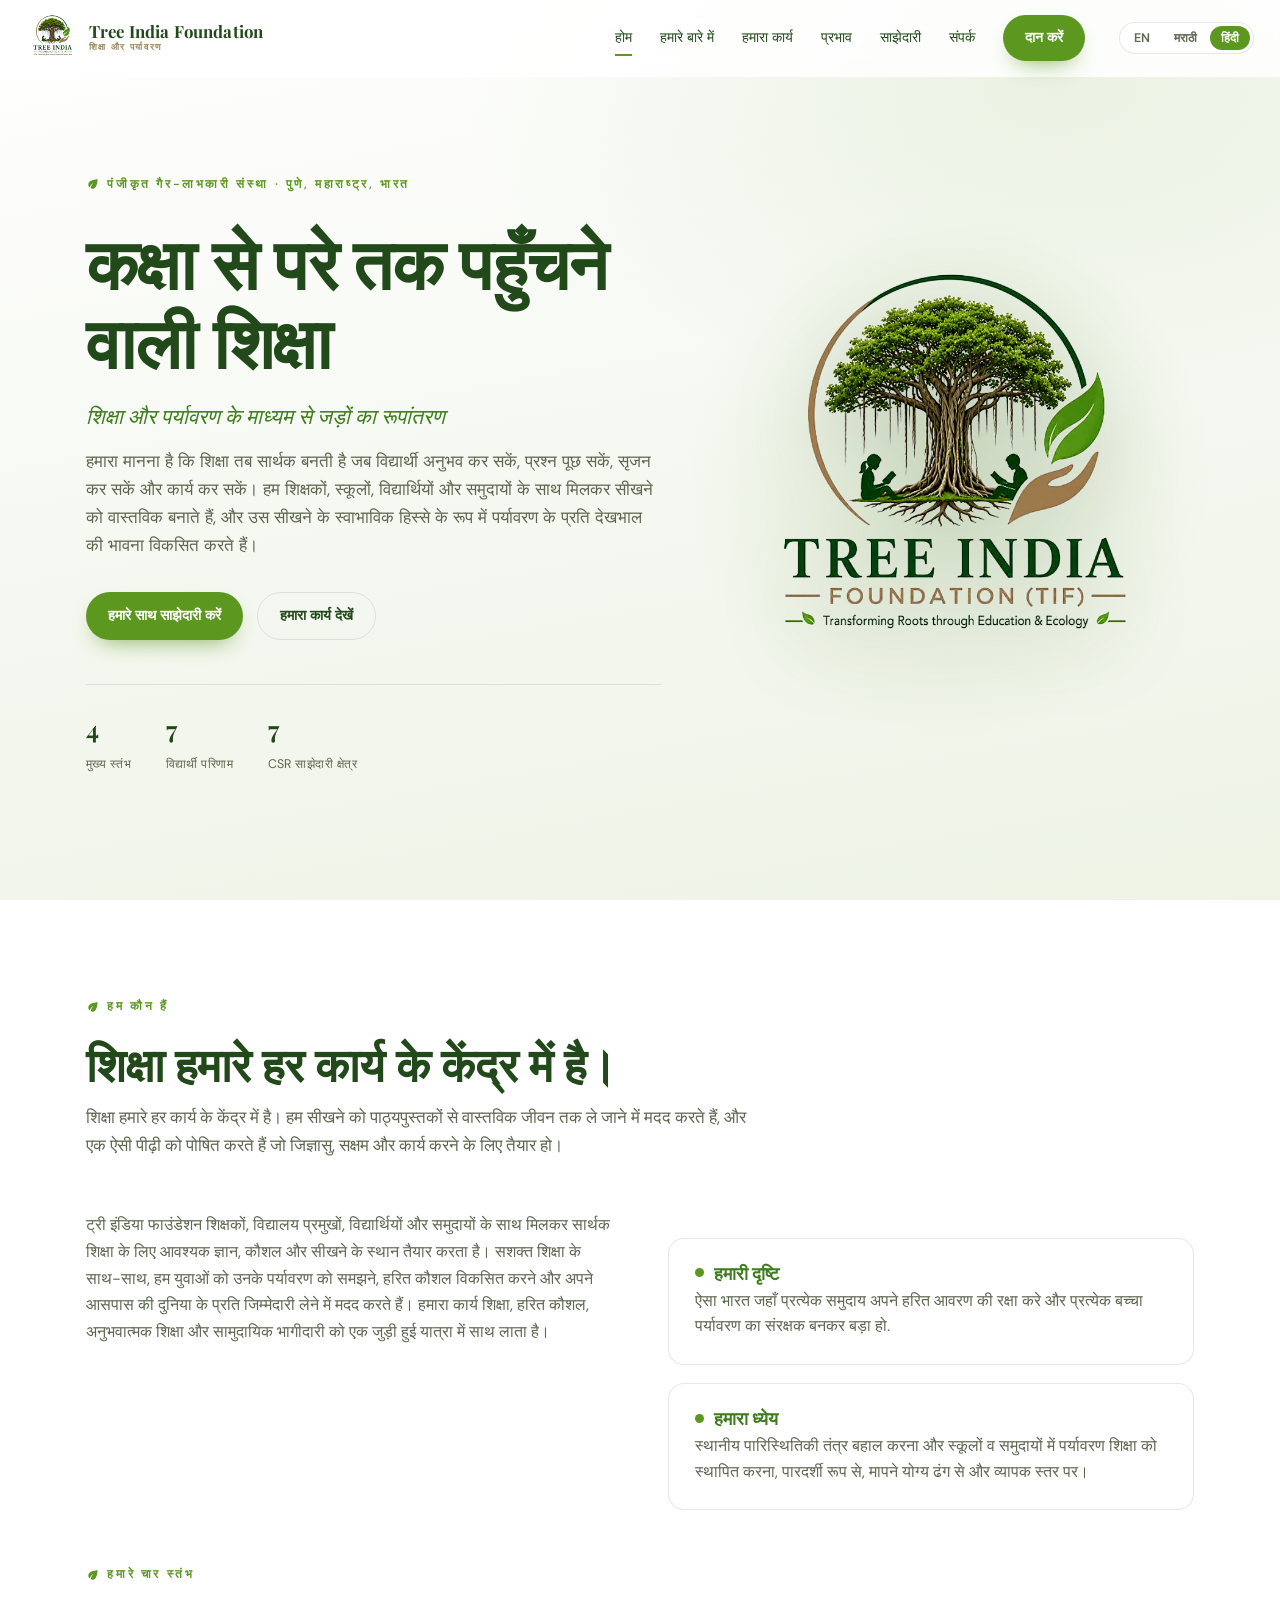
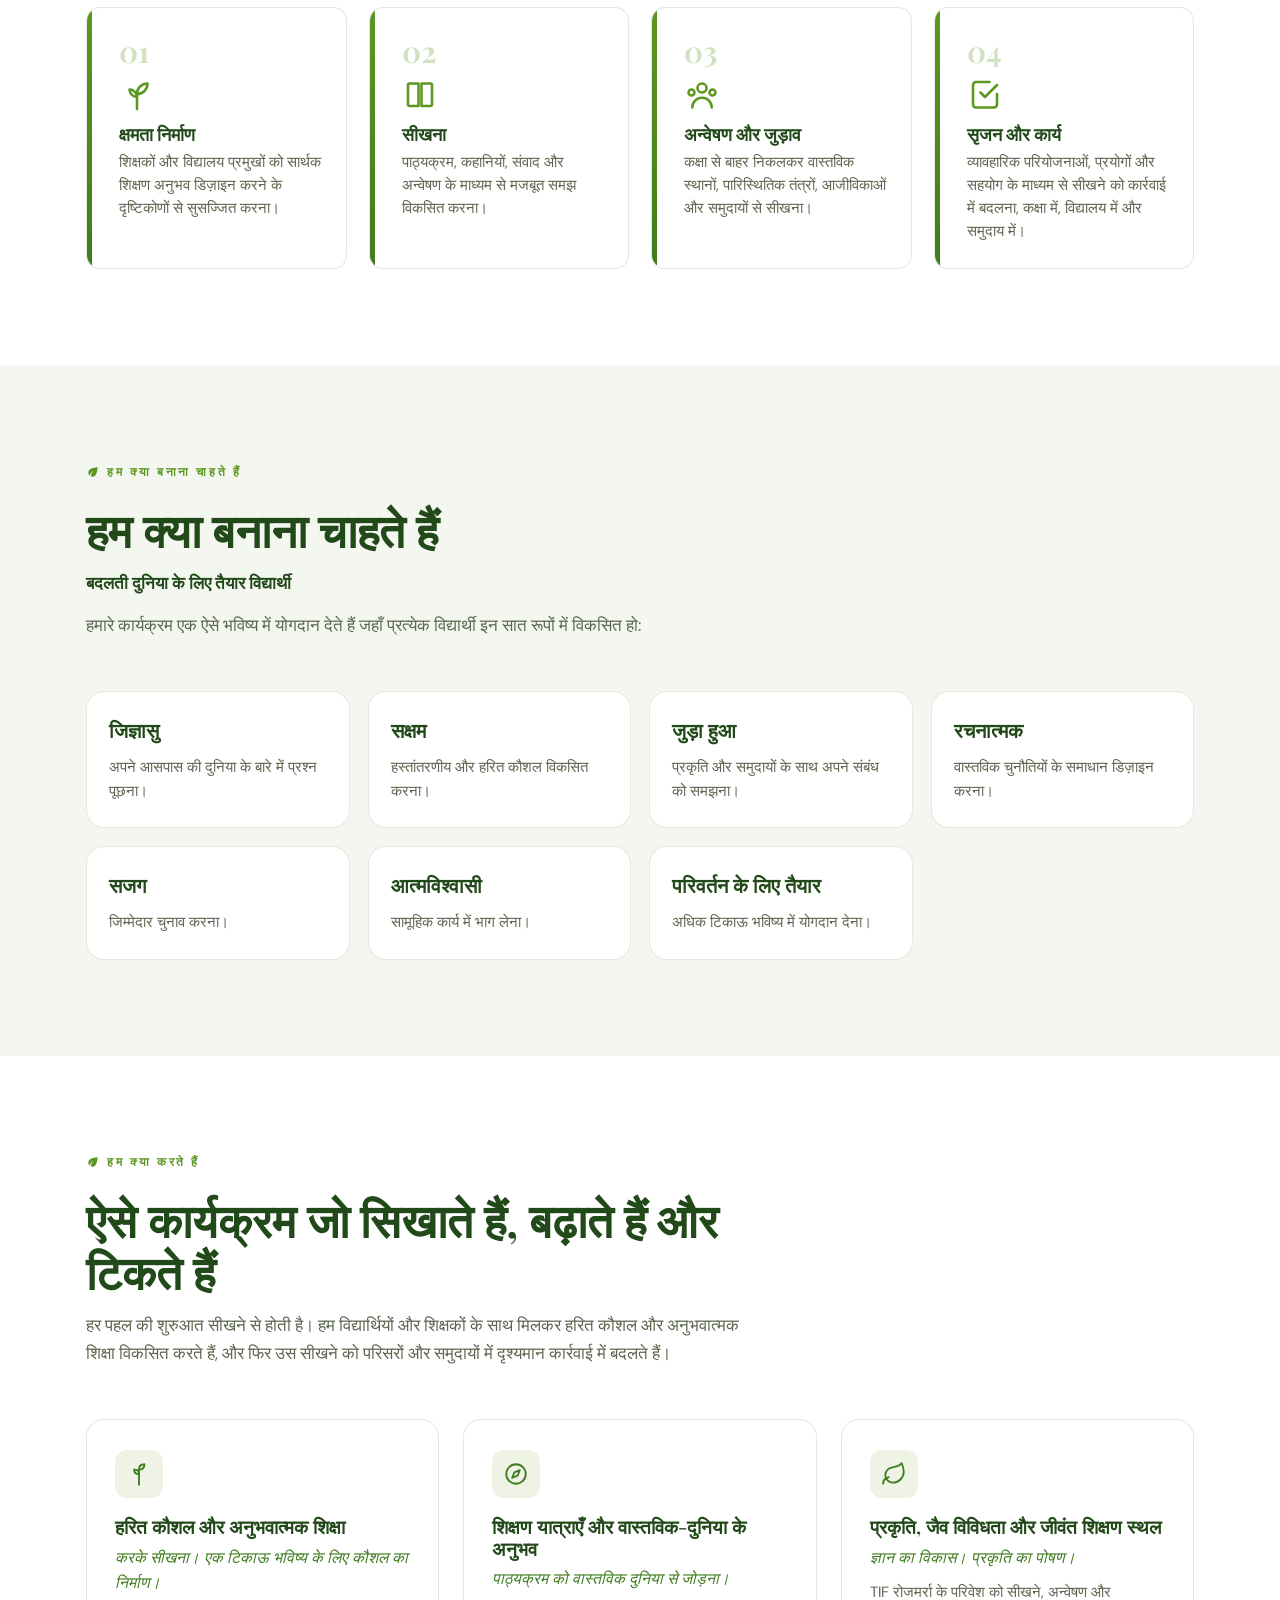
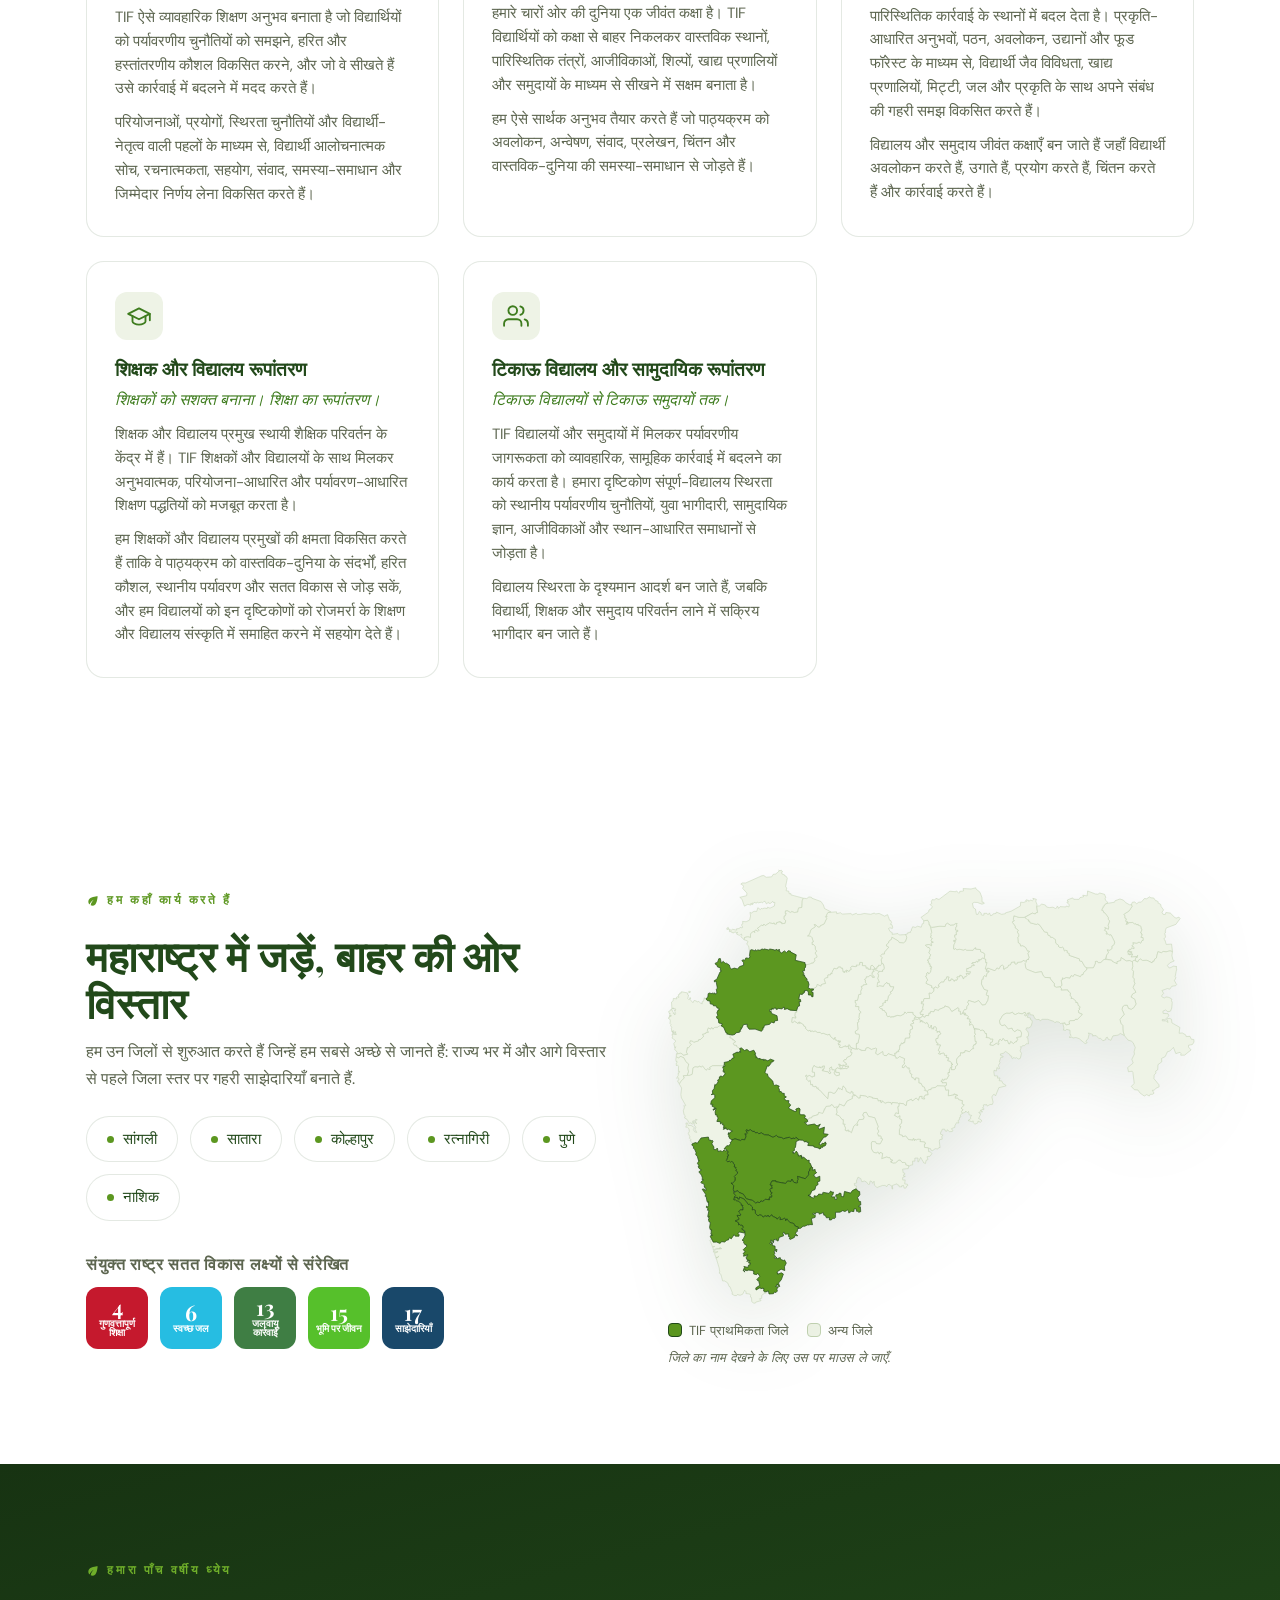
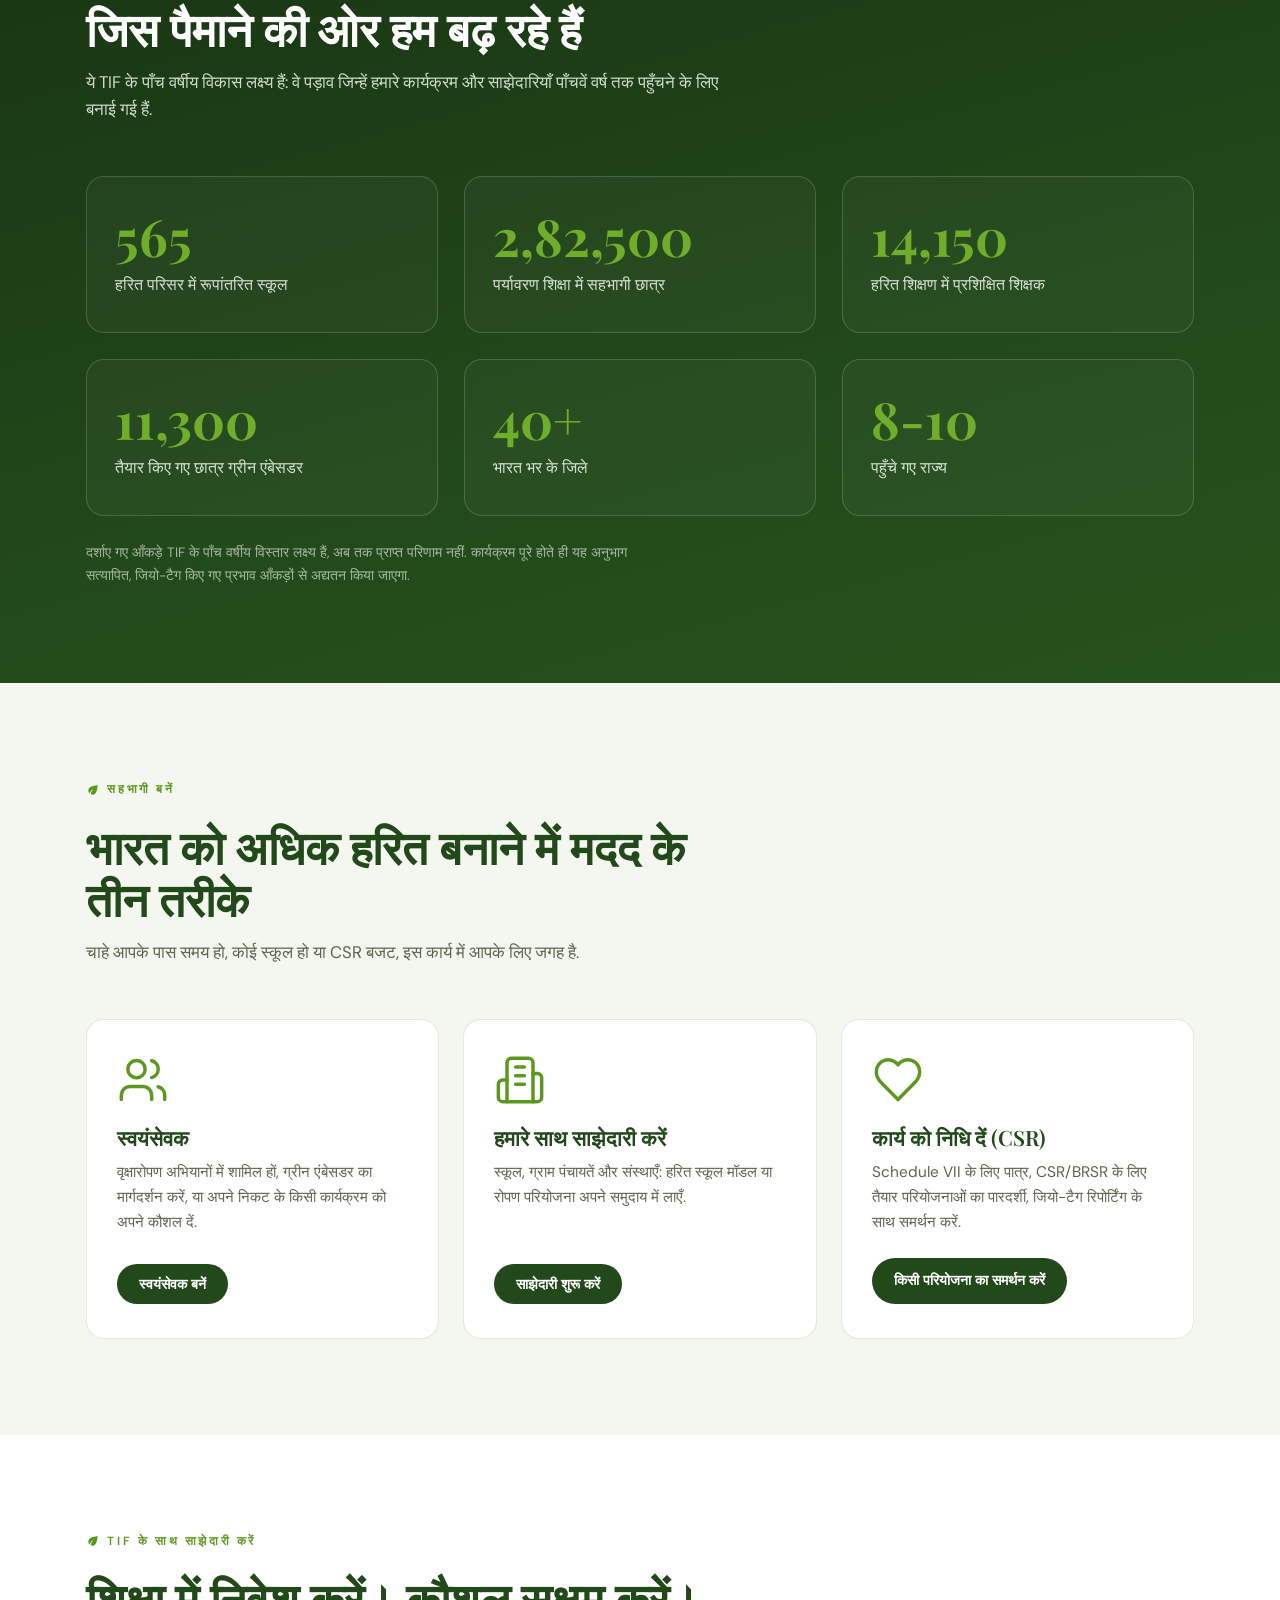
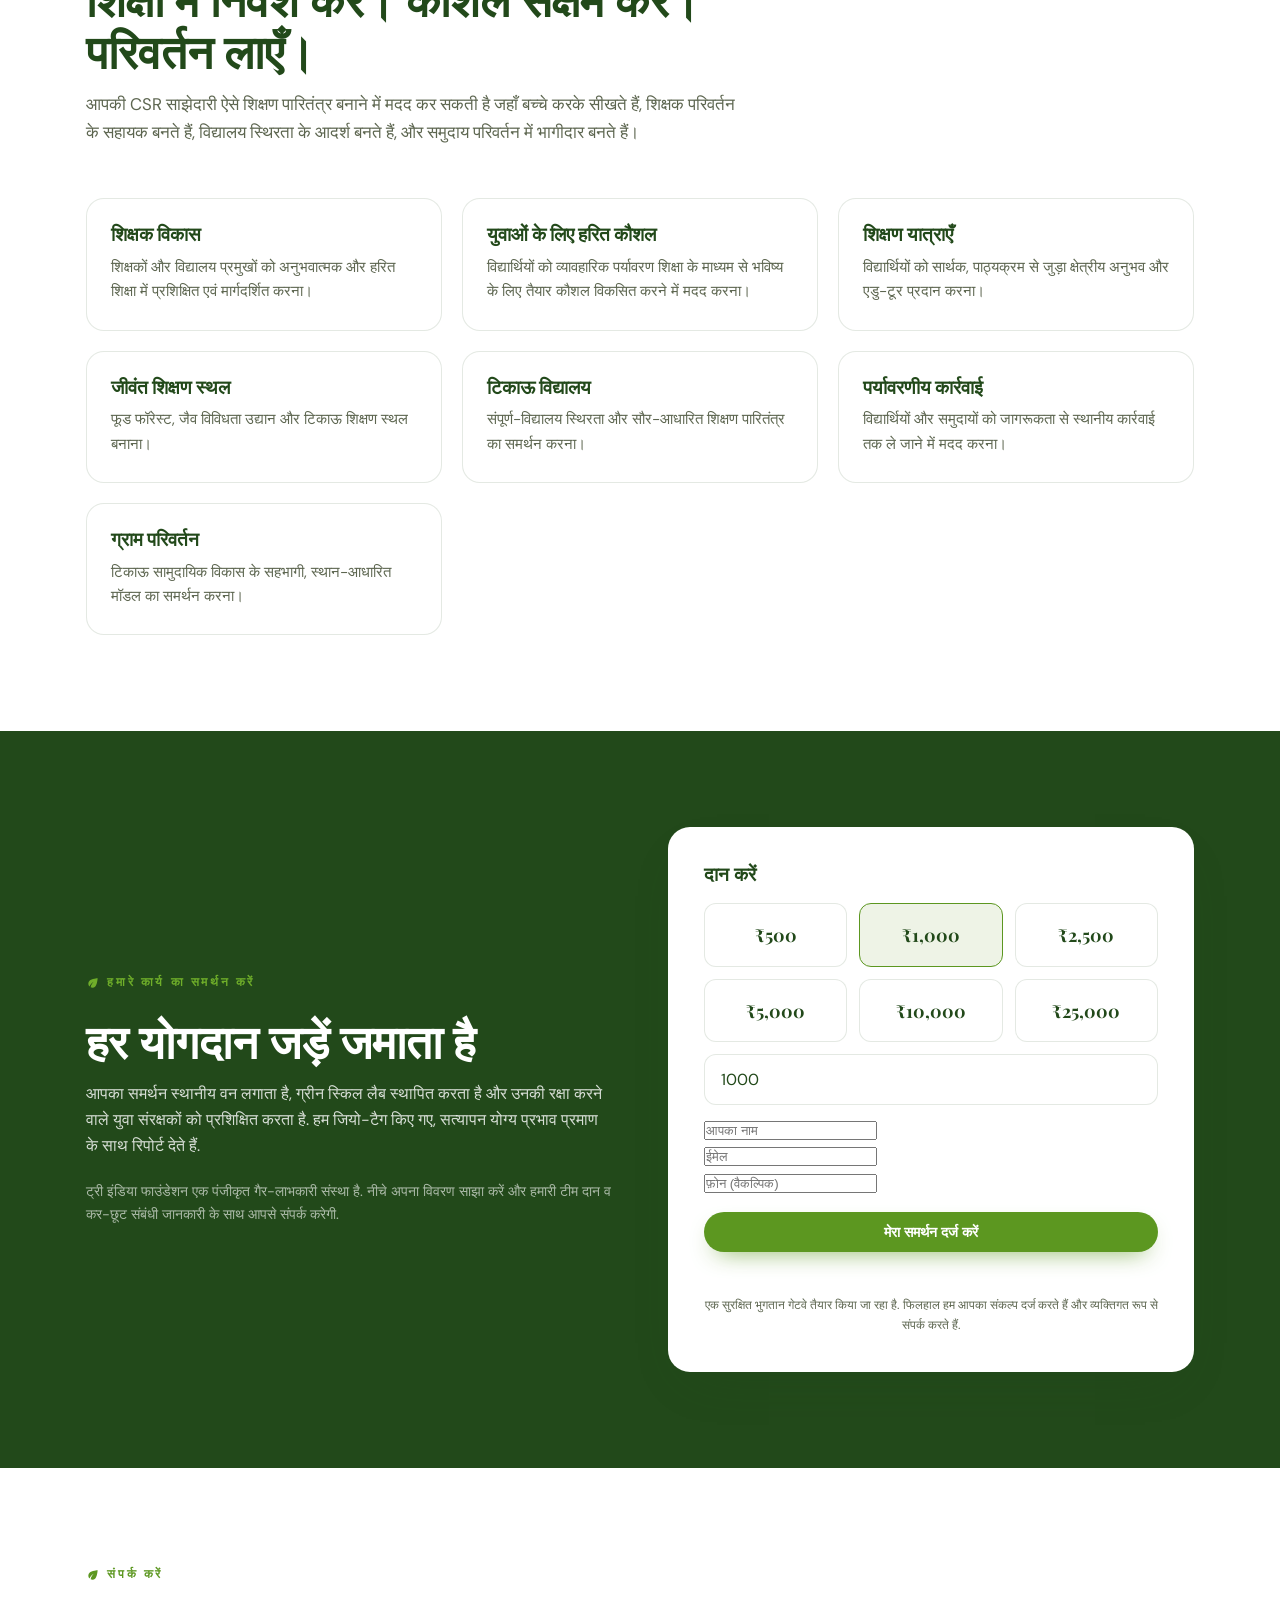
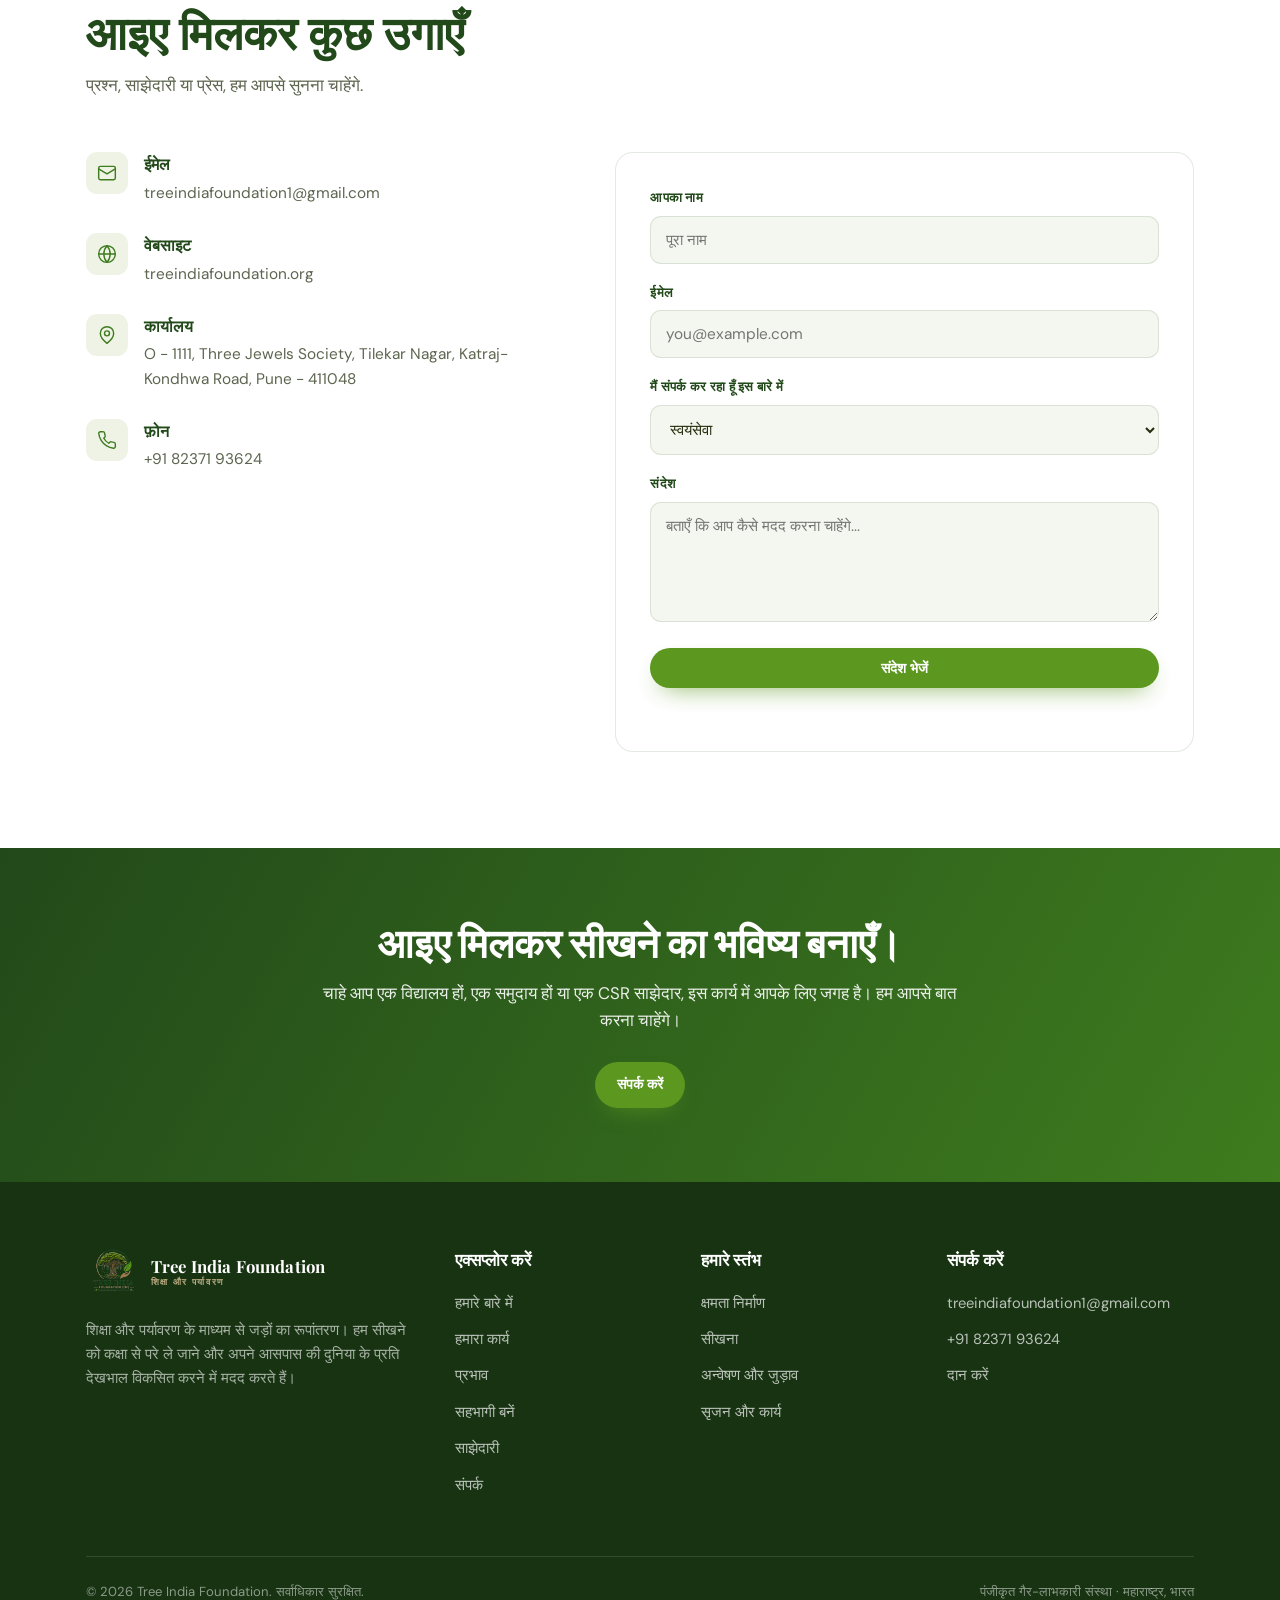
<file: hi/index.html>
<!DOCTYPE html>
<html lang="hi">
<head>
<meta charset="UTF-8" />
<meta name="viewport" content="width=device-width, initial-scale=1.0, viewport-fit=cover" />
<title>ट्री इंडिया फाउंडेशन | शिक्षा और पर्यावरण</title>
<meta name="description" content="ट्री इंडिया फाउंडेशन शिक्षा, हरित कौशल, अनुभवात्मक शिक्षा और सामुदायिक कार्रवाई को जोड़कर एक हरित, अधिक टिकाऊ भारत बनाने में मदद करता है।" />
<link rel="canonical" href="https://treeindiafoundation.org/hi/" />
<link rel="alternate" hreflang="en" href="https://treeindiafoundation.org/" />
<link rel="alternate" hreflang="hi" href="https://treeindiafoundation.org/hi/" />
<link rel="alternate" hreflang="mr" href="https://treeindiafoundation.org/mr/" />
<link rel="alternate" hreflang="x-default" href="https://treeindiafoundation.org/" />
<meta property="og:type" content="website" />
<meta property="og:site_name" content="Tree India Foundation" />
<meta property="og:title" content="ट्री इंडिया फाउंडेशन | शिक्षा और पर्यावरण" />
<meta property="og:description" content="ट्री इंडिया फाउंडेशन शिक्षा, हरित कौशल, अनुभवात्मक शिक्षा और सामुदायिक कार्रवाई को जोड़कर एक हरित, अधिक टिकाऊ भारत बनाने में मदद करता है।" />
<meta property="og:url" content="https://treeindiafoundation.org/hi/" />
<meta property="og:image" content="https://treeindiafoundation.org/assets/TIF_og.jpg" />
<meta property="og:locale" content="hi_IN" />
<meta name="twitter:card" content="summary_large_image" />
<meta name="twitter:title" content="ट्री इंडिया फाउंडेशन | शिक्षा और पर्यावरण" />
<meta name="twitter:description" content="ट्री इंडिया फाउंडेशन शिक्षा, हरित कौशल, अनुभवात्मक शिक्षा और सामुदायिक कार्रवाई को जोड़कर एक हरित, अधिक टिकाऊ भारत बनाने में मदद करता है।" />
<meta name="twitter:image" content="https://treeindiafoundation.org/assets/TIF_og.jpg" />
<link rel="icon" type="image/png" href="/assets/TIF_favicon.png" />
<link rel="preconnect" href="https://fonts.googleapis.com" />
<link rel="preconnect" href="https://fonts.gstatic.com" crossorigin />
<link href="https://fonts.googleapis.com/css2?family=Playfair+Display:ital,wght@0,500;0,600;0,700;1,500&family=DM+Sans:opsz,wght@9..40,300;9..40,400;9..40,500;9..40,600;9..40,700&display=swap" rel="stylesheet" />
<link rel="stylesheet" href="/css/styles.css" />
<script type="application/ld+json">{"@context": "https://schema.org", "@graph": [{"@type": ["NGO", "Organization"], "@id": "https://treeindiafoundation.org/#org", "name": "Tree India Foundation", "url": "https://treeindiafoundation.org", "logo": "https://treeindiafoundation.org/assets/TIF_Logo_Transparent.png", "email": "treeindiafoundation1@gmail.com", "telephone": "+918237193624", "address": {"@type": "PostalAddress", "streetAddress": "O - 1111, Three Jewels Society, Tilekar Nagar, Katraj-Kondhwa Road", "addressLocality": "Pune", "addressRegion": "Maharashtra", "postalCode": "411048", "addressCountry": "IN"}, "contactPoint": {"@type": "ContactPoint", "telephone": "+918237193624", "email": "treeindiafoundation1@gmail.com", "contactType": "customer support", "availableLanguage": ["English", "Hindi", "Marathi"]}}, {"@type": "WebSite", "@id": "https://treeindiafoundation.org/#website", "url": "https://treeindiafoundation.org", "name": "Tree India Foundation", "publisher": {"@id": "https://treeindiafoundation.org/#org"}, "inLanguage": ["en", "hi", "mr"]}, {"@type": "WebPage", "@id": "https://treeindiafoundation.org/hi/#webpage", "url": "https://treeindiafoundation.org/hi/", "name": "ट्री इंडिया फाउंडेशन | शिक्षा और पर्यावरण", "description": "ट्री इंडिया फाउंडेशन शिक्षा, हरित कौशल, अनुभवात्मक शिक्षा और सामुदायिक कार्रवाई को जोड़कर एक हरित, अधिक टिकाऊ भारत बनाने में मदद करता है।", "isPartOf": {"@id": "https://treeindiafoundation.org/#website"}, "about": {"@id": "https://treeindiafoundation.org/#org"}, "inLanguage": "hi"}]}</script>
</head>
<body>
<header class="nav" id="nav">
  <a href="#home" class="brand" aria-label="Tree India Foundation home">
    <img class="mark" src="/assets/TIF_Logo_Transparent.png" alt="Tree India Foundation logo" width="150" height="150" />
    <span class="wordmark"><b>Tree India Foundation</b><span>शिक्षा और पर्यावरण</span></span>
  </a>
  <nav class="menu" id="menu">
    <a href="#home" class="link">होम</a>
    <a href="#about" class="link">हमारे बारे में</a>
    <a href="#work" class="link">हमारा कार्य</a>
    <a href="#impact" class="link">प्रभाव</a>
    <a href="#partner" class="link">साझेदारी</a>
    <a href="#contact" class="link">संपर्क</a>
    <a href="#donate" class="btn btn-leaf">दान करें</a>
    <div class="lang-switch" id="langSwitch" role="group" aria-label="Language">
      <a href="/" data-base="/">EN</a>
      <a href="/mr/" data-base="/mr/">मराठी</a>
      <a href="/hi/" data-base="/hi/" class="ls-active">हिंदी</a>
    </div>
  </nav>
  <button class="hamburger" id="hamburger" aria-label="Menu" aria-expanded="false"><span></span><span></span><span></span></button>
</header>
<section class="hero" id="home">
  <div class="wrap hero-grid">
    <div class="reveal in">
      <span class="eyebrow">पंजीकृत गैर-लाभकारी संस्था · पुणे, महाराष्ट्र, भारत</span>
      <h1>कक्षा से परे तक पहुँचने वाली शिक्षा</h1>
      <p class="tagline">शिक्षा और पर्यावरण के माध्यम से जड़ों का रूपांतरण</p>
      <p class="lead">हमारा मानना है कि शिक्षा तब सार्थक बनती है जब विद्यार्थी अनुभव कर सकें, प्रश्न पूछ सकें, सृजन कर सकें और कार्य कर सकें। हम शिक्षकों, स्कूलों, विद्यार्थियों और समुदायों के साथ मिलकर सीखने को वास्तविक बनाते हैं, और उस सीखने के स्वाभाविक हिस्से के रूप में पर्यावरण के प्रति देखभाल की भावना विकसित करते हैं।</p>
      <div class="hero-cta">
        <a href="#partner" class="btn btn-leaf">हमारे साथ साझेदारी करें</a>
        <a href="#work" class="btn btn-outline">हमारा कार्य देखें</a>
      </div>
      <div class="hero-strip">
        <div class="s"><b>4</b><span>मुख्य स्तंभ</span></div>
        <div class="s"><b>7</b><span>विद्यार्थी परिणाम</span></div>
        <div class="s"><b>7</b><span>CSR साझेदारी क्षेत्र</span></div>
      </div>
    </div>
    <div class="hero-art reveal in">
      <div class="halo"></div>
      <img src="/assets/TIF_Logo_Transparent.png" alt="Tree India Foundation banyan emblem" width="520" height="522" />
    </div>
  </div>
</section>
<section id="about">
  <div class="wrap">
    <div class="section-head reveal">
      <span class="eyebrow">हम कौन हैं</span>
      <h2>शिक्षा हमारे हर कार्य के केंद्र में है।</h2>
      <p>शिक्षा हमारे हर कार्य के केंद्र में है। हम सीखने को पाठ्यपुस्तकों से वास्तविक जीवन तक ले जाने में मदद करते हैं, और एक ऐसी पीढ़ी को पोषित करते हैं जो जिज्ञासु, सक्षम और कार्य करने के लिए तैयार हो।</p>
    </div>
    <div class="about-grid">
      <div class="reveal">
        <p style="color:var(--muted);font-size:1.02rem">ट्री इंडिया फाउंडेशन शिक्षकों, विद्यालय प्रमुखों, विद्यार्थियों और समुदायों के साथ मिलकर सार्थक शिक्षा के लिए आवश्यक ज्ञान, कौशल और सीखने के स्थान तैयार करता है। सशक्त शिक्षा के साथ-साथ, हम युवाओं को उनके पर्यावरण को समझने, हरित कौशल विकसित करने और अपने आसपास की दुनिया के प्रति जिम्मेदारी लेने में मदद करते हैं। हमारा कार्य शिक्षा, हरित कौशल, अनुभवात्मक शिक्षा और सामुदायिक भागीदारी को एक जुड़ी हुई यात्रा में साथ लाता है।</p>
      </div>
      <div class="reveal">
        <div class="vm">
          <div class="card"><h4><span class="dot"></span><span>हमारी दृष्टि</span></h4><p>ऐसा भारत जहाँ प्रत्येक समुदाय अपने हरित आवरण की रक्षा करे और प्रत्येक बच्चा पर्यावरण का संरक्षक बनकर बड़ा हो.</p></div>
          <div class="card"><h4><span class="dot"></span><span>हमारा ध्येय</span></h4><p>स्थानीय पारिस्थितिकी तंत्र बहाल करना और स्कूलों व समुदायों में पर्यावरण शिक्षा को स्थापित करना, पारदर्शी रूप से, मापने योग्य ढंग से और व्यापक स्तर पर।</p></div>
        </div>
      </div>
    </div>
    <div class="pillars-block reveal">
      <span class="eyebrow">हमारे चार स्तंभ</span>
      <div class="pillars"><div class="pillar"><span class="n">01</span><div class="ic"><svg viewBox="0 0 24 24" fill="none" stroke="currentColor" stroke-width="1.7" stroke-linecap="round" stroke-linejoin="round"><path d="M12 22V12"/><path d="M12 12c0-4 3-7 7-7 0 4-3 7-7 7Z"/><path d="M12 14c0-3-2.5-5-5-5 0 3 2.5 5 5 5Z"/></svg></div><h4>क्षमता निर्माण</h4><p>शिक्षकों और विद्यालय प्रमुखों को सार्थक शिक्षण अनुभव डिज़ाइन करने के दृष्टिकोणों से सुसज्जित करना।</p></div><div class="pillar"><span class="n">02</span><div class="ic"><svg viewBox="0 0 24 24" fill="none" stroke="currentColor" stroke-width="1.7" stroke-linecap="round" stroke-linejoin="round"><path d="M4 19V6a1 1 0 0 1 1-1h6v15H5a1 1 0 0 1-1-1Z"/><path d="M20 19V6a1 1 0 0 0-1-1h-6v15h6a1 1 0 0 0 1-1Z"/></svg></div><h4>सीखना</h4><p>पाठ्यक्रम, कहानियों, संवाद और अन्वेषण के माध्यम से मजबूत समझ विकसित करना।</p></div><div class="pillar"><span class="n">03</span><div class="ic"><svg viewBox="0 0 24 24" fill="none" stroke="currentColor" stroke-width="1.7" stroke-linecap="round" stroke-linejoin="round"><circle cx="12" cy="8" r="3"/><path d="M5.5 21a6.5 6.5 0 0 1 13 0"/><circle cx="5" cy="11" r="2"/><circle cx="19" cy="11" r="2"/></svg></div><h4>अन्वेषण और जुड़ाव</h4><p>कक्षा से बाहर निकलकर वास्तविक स्थानों, पारिस्थितिक तंत्रों, आजीविकाओं और समुदायों से सीखना।</p></div><div class="pillar"><span class="n">04</span><div class="ic"><svg viewBox="0 0 24 24" fill="none" stroke="currentColor" stroke-width="1.7" stroke-linecap="round" stroke-linejoin="round"><path d="m9 11 3 3 8-8"/><path d="M20 12v7a2 2 0 0 1-2 2H6a2 2 0 0 1-2-2V6a2 2 0 0 1 2-2h9"/></svg></div><h4>सृजन और कार्य</h4><p>व्यावहारिक परियोजनाओं, प्रयोगों और सहयोग के माध्यम से सीखने को कार्रवाई में बदलना, कक्षा में, विद्यालय में और समुदाय में।</p></div></div>
    </div>
  </div>
</section>
<section id="aim" class="bg-soft">
  <div class="wrap">
    <div class="section-head reveal">
      <span class="eyebrow">हम क्या बनाना चाहते हैं</span>
      <h2>हम क्या बनाना चाहते हैं</h2>
      <p style="font-weight:600;color:var(--forest)">बदलती दुनिया के लिए तैयार विद्यार्थी</p>
      <p>हमारे कार्यक्रम एक ऐसे भविष्य में योगदान देते हैं जहाँ प्रत्येक विद्यार्थी इन सात रूपों में विकसित हो:</p>
    </div>
    <div class="aim-grid"><div class="aim-card reveal"><span class="c">जिज्ञासु</span><p>अपने आसपास की दुनिया के बारे में प्रश्न पूछना।</p></div><div class="aim-card reveal"><span class="c">सक्षम</span><p>हस्तांतरणीय और हरित कौशल विकसित करना।</p></div><div class="aim-card reveal"><span class="c">जुड़ा हुआ</span><p>प्रकृति और समुदायों के साथ अपने संबंध को समझना।</p></div><div class="aim-card reveal"><span class="c">रचनात्मक</span><p>वास्तविक चुनौतियों के समाधान डिज़ाइन करना।</p></div><div class="aim-card reveal"><span class="c">सजग</span><p>जिम्मेदार चुनाव करना।</p></div><div class="aim-card reveal"><span class="c">आत्मविश्वासी</span><p>सामूहिक कार्य में भाग लेना।</p></div><div class="aim-card reveal"><span class="c">परिवर्तन के लिए तैयार</span><p>अधिक टिकाऊ भविष्य में योगदान देना।</p></div></div>
  </div>
</section>
<section id="work">
  <div class="wrap">
    <div class="section-head reveal"><span class="eyebrow">हम क्या करते हैं</span><h2>ऐसे कार्यक्रम जो सिखाते हैं, बढ़ाते हैं और टिकते हैं</h2><p>हर पहल की शुरुआत सीखने से होती है। हम विद्यार्थियों और शिक्षकों के साथ मिलकर हरित कौशल और अनुभवात्मक शिक्षा विकसित करते हैं, और फिर उस सीखने को परिसरों और समुदायों में दृश्यमान कार्रवाई में बदलते हैं।</p></div>
    <div class="prog-grid"><div class="prog reveal"><div class="ic"><svg viewBox="0 0 24 24" fill="none" stroke="currentColor" stroke-width="1.7" stroke-linecap="round" stroke-linejoin="round"><path d="M12 22V8"/><path d="M12 8c0-3 2-5 5-5 0 3-2 5-5 5Z"/><path d="M12 12c0-2.5-2-4-4.5-4C7.5 10.5 9.5 12 12 12Z"/></svg></div><h3>हरित कौशल और अनुभवात्मक शिक्षा</h3><p class="prog-sub">करके सीखना। एक टिकाऊ भविष्य के लिए कौशल का निर्माण।</p><p>TIF ऐसे व्यावहारिक शिक्षण अनुभव बनाता है जो विद्यार्थियों को पर्यावरणीय चुनौतियों को समझने, हरित और हस्तांतरणीय कौशल विकसित करने, और जो वे सीखते हैं उसे कार्रवाई में बदलने में मदद करते हैं।</p><p>परियोजनाओं, प्रयोगों, स्थिरता चुनौतियों और विद्यार्थी-नेतृत्व वाली पहलों के माध्यम से, विद्यार्थी आलोचनात्मक सोच, रचनात्मकता, सहयोग, संवाद, समस्या-समाधान और जिम्मेदार निर्णय लेना विकसित करते हैं।</p></div><div class="prog reveal"><div class="ic"><svg viewBox="0 0 24 24" fill="none" stroke="currentColor" stroke-width="1.7" stroke-linecap="round" stroke-linejoin="round"><circle cx="12" cy="12" r="9"/><path d="m15.5 8.5-2 5-5 2 2-5 5-2Z"/></svg></div><h3>शिक्षण यात्राएँ और वास्तविक-दुनिया के अनुभव</h3><p class="prog-sub">पाठ्यक्रम को वास्तविक दुनिया से जोड़ना।</p><p>हमारे चारों ओर की दुनिया एक जीवंत कक्षा है। TIF विद्यार्थियों को कक्षा से बाहर निकलकर वास्तविक स्थानों, पारिस्थितिक तंत्रों, आजीविकाओं, शिल्पों, खाद्य प्रणालियों और समुदायों के माध्यम से सीखने में सक्षम बनाता है।</p><p>हम ऐसे सार्थक अनुभव तैयार करते हैं जो पाठ्यक्रम को अवलोकन, अन्वेषण, संवाद, प्रलेखन, चिंतन और वास्तविक-दुनिया की समस्या-समाधान से जोड़ते हैं।</p></div><div class="prog reveal"><div class="ic"><svg viewBox="0 0 24 24" fill="none" stroke="currentColor" stroke-width="1.7" stroke-linecap="round" stroke-linejoin="round"><path d="M11 20A7 7 0 0 1 9.8 6.1C15.5 5 17 4.48 19 2c1 2 2 4.18 2 8 0 5.5-4.78 10-10 10Z"/><path d="M2 21c0-3 1.85-5.36 5.08-6"/></svg></div><h3>प्रकृति, जैव विविधता और जीवंत शिक्षण स्थल</h3><p class="prog-sub">ज्ञान का विकास। प्रकृति का पोषण।</p><p>TIF रोजमर्रा के परिवेश को सीखने, अन्वेषण और पारिस्थितिक कार्रवाई के स्थानों में बदल देता है। प्रकृति-आधारित अनुभवों, पठन, अवलोकन, उद्यानों और फूड फॉरेस्ट के माध्यम से, विद्यार्थी जैव विविधता, खाद्य प्रणालियों, मिट्टी, जल और प्रकृति के साथ अपने संबंध की गहरी समझ विकसित करते हैं।</p><p>विद्यालय और समुदाय जीवंत कक्षाएँ बन जाते हैं जहाँ विद्यार्थी अवलोकन करते हैं, उगाते हैं, प्रयोग करते हैं, चिंतन करते हैं और कार्रवाई करते हैं।</p></div><div class="prog reveal"><div class="ic"><svg viewBox="0 0 24 24" fill="none" stroke="currentColor" stroke-width="1.7" stroke-linecap="round" stroke-linejoin="round"><path d="M22 10 12 5 2 10l10 5 10-5Z"/><path d="M6 12v5c0 1 2.5 3 6 3s6-2 6-3v-5"/><path d="M22 10v6"/></svg></div><h3>शिक्षक और विद्यालय रूपांतरण</h3><p class="prog-sub">शिक्षकों को सशक्त बनाना। शिक्षा का रूपांतरण।</p><p>शिक्षक और विद्यालय प्रमुख स्थायी शैक्षिक परिवर्तन के केंद्र में हैं। TIF शिक्षकों और विद्यालयों के साथ मिलकर अनुभवात्मक, परियोजना-आधारित और पर्यावरण-आधारित शिक्षण पद्धतियों को मजबूत करता है।</p><p>हम शिक्षकों और विद्यालय प्रमुखों की क्षमता विकसित करते हैं ताकि वे पाठ्यक्रम को वास्तविक-दुनिया के संदर्भों, हरित कौशल, स्थानीय पर्यावरण और सतत विकास से जोड़ सकें, और हम विद्यालयों को इन दृष्टिकोणों को रोजमर्रा के शिक्षण और विद्यालय संस्कृति में समाहित करने में सहयोग देते हैं।</p></div><div class="prog reveal"><div class="ic"><svg viewBox="0 0 24 24" fill="none" stroke="currentColor" stroke-width="1.7" stroke-linecap="round" stroke-linejoin="round"><path d="M17 21v-2a4 4 0 0 0-4-4H5a4 4 0 0 0-4 4v2"/><circle cx="9" cy="7" r="4"/><path d="M23 21v-2a4 4 0 0 0-3-3.87"/><path d="M16 3.13a4 4 0 0 1 0 7.75"/></svg></div><h3>टिकाऊ विद्यालय और सामुदायिक रूपांतरण</h3><p class="prog-sub">टिकाऊ विद्यालयों से टिकाऊ समुदायों तक।</p><p>TIF विद्यालयों और समुदायों में मिलकर पर्यावरणीय जागरूकता को व्यावहारिक, सामूहिक कार्रवाई में बदलने का कार्य करता है। हमारा दृष्टिकोण संपूर्ण-विद्यालय स्थिरता को स्थानीय पर्यावरणीय चुनौतियों, युवा भागीदारी, सामुदायिक ज्ञान, आजीविकाओं और स्थान-आधारित समाधानों से जोड़ता है।</p><p>विद्यालय स्थिरता के दृश्यमान आदर्श बन जाते हैं, जबकि विद्यार्थी, शिक्षक और समुदाय परिवर्तन लाने में सक्रिय भागीदार बन जाते हैं।</p></div></div>
  </div>
</section>
<section id="where">
  <div class="wrap work-grid">
    <div class="reveal">
      <span class="eyebrow">हम कहाँ कार्य करते हैं</span>
      <h2 style="font-size:clamp(1.8rem,3.5vw,2.6rem);margin-top:16px">महाराष्ट्र में जड़ें, बाहर की ओर विस्तार</h2>
      <p style="color:var(--muted);margin-top:14px">हम उन जिलों से शुरुआत करते हैं जिन्हें हम सबसे अच्छे से जानते हैं: राज्य भर में और आगे विस्तार से पहले जिला स्तर पर गहरी साझेदारियाँ बनाते हैं.</p>
      <div class="districts"><span class="chip"><span class="pin"></span><span>सांगली</span></span><span class="chip"><span class="pin"></span><span>सातारा</span></span><span class="chip"><span class="pin"></span><span>कोल्हापुर</span></span><span class="chip"><span class="pin"></span><span>रत्नागिरी</span></span><span class="chip"><span class="pin"></span><span>पुणे</span></span><span class="chip"><span class="pin"></span><span>नाशिक</span></span></div>
      <div class="sdg"><h4>संयुक्त राष्ट्र सतत विकास लक्ष्यों से संरेखित</h4><div class="sdg-row"><div class="sdg-badge" style="background:#C5192D"><b>4</b><span>गुणवत्तापूर्ण शिक्षा</span></div><div class="sdg-badge" style="background:#26BDE2"><b>6</b><span>स्वच्छ जल</span></div><div class="sdg-badge" style="background:#3F7E44"><b>13</b><span>जलवायु कार्रवाई</span></div><div class="sdg-badge" style="background:#56C02B"><b>15</b><span>भूमि पर जीवन</span></div><div class="sdg-badge" style="background:#19486A"><b>17</b><span>साझेदारियाँ</span></div></div></div>
    </div>
    <div class="reveal">
      <div class="mh-wrap" id="mhWrap"><svg class="mh-map" id="mhMap" viewBox="0 0 1000 824" xmlns="http://www.w3.org/2000/svg" role="img" aria-label="Map of Maharashtra districts">
          <path class="mh-other" data-d="Gondia" d="M946.8 155.6L941.5 154.9L938.3 157.3L931.3 155.4L928.5 167.4L925.1 169.5L924.1 173.5L921.4 173.7L920.4 176.6L910.7 171.7L902.3 172.0L898.0 169.3L894.8 171.2L893.0 175.1L889.9 174.2L888.5 169.2L890.1 165.6L892.0 166.3L892.7 162.6L890.4 164.7L880.3 165.6L883.2 159.7L876.4 161.4L876.8 159.1L874.4 160.4L874.1 154.4L878.5 155.7L880.1 158.9L881.1 158.1L881.6 155.5L874.6 153.6L877.4 150.5L879.9 151.2L881.5 147.7L885.7 149.7L885.8 146.8L881.6 144.5L884.5 141.2L883.7 138.0L891.3 139.1L895.6 136.9L898.5 139.1L901.0 134.2L903.4 133.7L902.8 128.3L899.0 128.2L901.4 122.8L899.5 122.0L900.2 119.8L898.1 119.2L901.2 113.6L899.6 112.4L898.7 106.7L894.0 105.2L893.7 103.1L891.4 104.7L889.7 102.6L886.7 102.7L883.4 99.8L875.0 100.4L874.8 102.6L870.6 103.4L872.6 100.4L871.8 99.5L874.5 99.5L869.8 97.5L871.2 92.8L868.4 91.4L868.4 87.0L866.3 84.4L876.5 77.9L882.0 69.6L881.1 65.0L882.9 61.3L887.3 60.9L891.1 64.1L895.0 61.2L899.8 61.1L905.8 54.2L909.8 54.8L915.8 51.0L917.9 52.9L923.4 53.2L927.2 58.7L929.9 58.6L932.2 61.4L931.1 62.3L936.6 65.3L937.6 69.7L942.2 76.0L939.1 80.2L941.0 84.2L945.4 84.8L946.5 80.8L955.0 81.9L963.8 90.6L966.4 91.4L971.5 89.6L973.7 92.3L965.5 103.4L947.3 110.1L945.0 116.9L946.6 117.8L944.3 120.1L945.9 127.5L942.5 131.4L944.8 133.2L947.3 141.6L957.3 140.8L959.1 155.2L954.4 153.7L946.8 155.6Z"/>
          <path class="mh-other" data-d="Bhandara" d="M881.3 66.0L882.0 69.6L876.5 77.9L866.3 84.4L868.4 87.0L868.4 91.4L871.2 92.8L869.8 97.5L874.5 99.5L871.8 99.5L872.6 100.4L870.6 103.4L874.8 102.6L875.0 100.4L883.4 99.8L886.7 102.7L889.7 102.6L891.4 104.7L893.7 103.1L894.0 105.2L898.7 106.7L899.6 112.4L901.2 113.6L898.1 119.2L900.2 119.8L899.5 122.0L901.4 122.8L899.0 128.2L902.8 128.3L903.4 133.7L901.0 134.2L898.5 139.1L895.6 136.9L891.3 139.1L883.7 138.0L884.5 141.2L881.6 144.5L885.8 146.8L885.7 149.7L881.5 147.7L879.9 151.2L877.4 150.5L874.6 153.6L881.6 155.5L881.1 158.1L880.1 158.9L878.5 155.7L874.1 154.4L873.4 156.0L875.1 157.7L874.4 160.4L876.8 159.1L876.4 161.4L883.2 159.7L880.3 165.6L890.4 164.7L892.7 162.6L892.0 166.3L890.1 165.6L888.5 169.2L888.9 173.8L886.3 171.6L882.5 174.8L877.5 172.3L871.5 173.1L861.6 166.5L860.8 172.2L853.7 174.3L854.0 178.4L844.9 174.0L843.6 171.5L832.6 169.1L834.0 161.3L837.3 157.1L834.9 151.5L839.9 152.5L843.8 149.6L843.8 144.8L847.9 142.0L849.2 137.1L842.2 123.2L839.1 124.0L836.5 121.2L833.9 122.5L832.5 120.8L834.3 120.1L833.7 117.2L829.6 114.7L831.5 111.8L830.1 109.0L837.3 112.5L837.8 108.1L836.4 106.0L839.5 97.0L836.9 93.6L837.0 90.3L830.4 81.5L828.5 81.3L827.5 77.6L824.2 76.6L832.0 64.0L848.8 61.3L849.9 58.5L859.2 55.1L865.8 57.3L870.5 62.4L877.7 66.1L881.3 66.0Z"/>
          <path class="mh-other" data-d="Jalgaon" d="M451.9 135.4L447.7 138.8L439.7 138.0L438.0 135.0L425.6 127.9L424.8 132.1L420.1 135.3L419.3 138.8L415.5 141.8L415.3 144.2L419.6 146.3L419.1 147.7L411.7 156.2L411.5 159.9L407.3 160.2L404.0 163.1L407.7 166.9L405.4 170.6L406.6 179.7L404.1 181.6L400.3 181.1L400.1 183.6L397.4 184.2L397.6 187.0L392.2 187.7L392.1 184.8L388.1 181.0L386.1 182.0L384.9 187.5L386.8 188.5L379.9 188.6L380.1 186.0L376.6 187.0L375.9 182.2L369.3 181.8L369.9 176.2L366.7 175.4L364.3 176.5L364.7 180.4L362.9 181.6L357.9 181.0L358.7 183.3L357.0 183.8L349.5 182.9L347.6 185.1L348.5 189.4L345.7 190.1L344.2 193.4L339.9 190.0L339.8 194.8L338.6 191.7L335.9 192.8L336.5 194.9L332.7 193.9L331.7 186.6L328.9 187.0L328.0 184.3L323.2 184.8L322.9 186.9L319.8 188.1L315.8 186.8L311.9 194.4L312.0 197.4L309.4 196.7L308.6 199.7L303.9 199.6L303.9 204.6L299.6 205.3L297.3 207.8L299.7 215.7L291.7 217.7L291.0 221.1L283.7 217.6L282.8 221.7L276.6 226.0L270.5 226.0L266.5 223.9L268.0 217.7L266.4 211.8L263.2 209.5L264.7 207.2L260.5 203.5L259.3 199.4L256.7 200.1L258.2 196.5L255.7 192.3L259.7 191.3L259.4 186.6L261.4 185.2L261.8 179.6L276.3 176.5L279.1 172.1L278.2 168.2L283.2 164.7L279.5 157.9L282.3 154.3L280.1 150.8L279.8 145.1L276.5 141.9L273.9 141.8L273.7 137.2L276.2 136.5L273.7 128.6L271.1 125.9L265.0 125.5L268.6 122.6L271.7 113.4L280.1 107.6L277.7 103.5L281.2 104.2L285.0 108.3L289.0 107.9L289.7 105.6L296.6 102.7L301.7 91.9L299.2 88.6L302.5 87.9L300.9 86.2L303.9 80.9L320.4 79.5L320.8 83.2L327.8 81.1L330.9 83.9L347.6 82.9L350.5 85.2L358.1 82.3L360.1 84.4L365.8 84.4L372.9 82.7L385.5 84.2L391.9 81.9L395.0 83.5L401.3 82.5L411.6 87.8L417.4 84.9L421.4 95.7L423.2 95.9L425.1 99.8L422.9 103.3L425.8 104.1L427.2 108.9L426.6 111.1L421.9 109.9L419.2 111.1L422.2 117.0L426.4 119.2L426.0 122.4L437.3 120.9L439.7 123.5L452.4 122.8L454.1 128.3L451.9 135.4Z"/>
          <path class="mh-other" data-d="Wardha" d="M677.2 90.1L686.3 94.8L685.3 97.2L687.8 97.7L688.5 100.4L700.6 103.5L702.5 102.2L706.3 104.2L715.7 117.6L721.1 118.6L722.9 124.2L726.4 125.0L727.5 128.1L730.4 127.8L736.5 131.9L737.4 139.3L743.3 143.9L742.2 144.8L743.7 146.6L747.5 147.8L749.7 146.3L751.7 147.7L753.7 153.9L755.5 152.5L759.2 153.5L759.2 157.1L763.1 158.9L762.7 162.2L782.2 168.9L782.4 172.5L787.0 173.7L792.6 183.9L796.5 185.9L796.1 189.8L790.3 194.8L788.9 199.4L786.7 198.9L784.1 202.9L772.6 198.8L769.9 202.9L768.2 201.0L765.8 201.7L764.1 205.8L757.6 204.6L752.4 206.6L751.0 205.0L749.6 206.0L751.1 207.7L747.5 209.8L749.3 219.3L745.4 222.2L738.0 223.0L734.3 220.8L734.4 215.9L726.8 207.0L727.0 204.9L716.6 204.2L713.3 201.0L710.2 193.3L698.1 195.1L682.2 188.9L680.3 186.5L678.6 177.9L681.9 171.5L683.9 169.7L684.5 171.1L686.3 166.1L683.9 158.1L686.9 155.8L686.5 154.0L683.8 154.7L679.6 147.1L674.3 144.2L670.5 144.8L668.9 139.9L665.8 138.4L664.9 127.6L666.7 126.3L666.7 122.7L664.0 117.8L665.9 114.7L659.6 109.6L660.1 106.9L654.8 99.8L655.8 96.9L658.2 96.3L656.4 93.8L657.6 87.0L667.4 90.1L677.2 90.1Z"/>
          <path class="mh-other" data-d="Buldhana" d="M406.6 177.6L405.4 170.6L407.7 166.9L404.0 163.1L407.3 160.2L411.5 159.9L411.7 156.2L419.1 147.7L419.6 146.3L415.3 144.2L415.5 141.8L419.3 138.8L420.1 135.3L424.8 132.1L425.6 127.9L438.0 135.0L439.7 138.0L447.7 138.8L451.9 135.4L454.1 128.3L452.0 122.4L455.9 121.2L455.6 119.4L461.1 118.7L460.5 117.0L463.3 115.0L462.3 114.2L465.3 107.8L470.1 109.2L474.4 106.9L481.4 108.8L483.6 102.1L486.0 101.6L486.2 96.5L493.6 95.4L496.6 100.4L496.3 103.9L498.1 104.3L498.9 108.0L500.7 107.7L499.7 109.0L501.5 119.1L499.7 121.7L501.1 123.2L498.6 127.5L502.7 130.2L500.2 133.0L501.0 136.0L504.3 136.5L504.0 138.1L501.5 137.3L499.9 141.2L501.4 141.8L501.0 144.3L496.2 141.6L489.6 143.0L493.9 147.4L496.1 146.8L498.5 150.8L496.0 157.8L499.7 161.2L497.2 166.0L498.4 168.3L495.2 169.0L493.4 172.2L495.5 172.6L494.6 176.6L498.0 177.4L496.8 179.9L499.3 180.3L498.1 183.4L500.8 183.3L501.6 185.3L499.1 186.8L500.7 187.3L499.2 194.3L496.3 197.1L494.9 197.4L493.9 194.4L491.7 196.6L492.1 200.1L489.9 201.6L494.0 209.6L491.8 211.2L490.6 215.5L501.9 220.3L501.1 223.4L505.2 224.7L505.7 229.9L501.0 234.6L496.4 234.1L497.6 244.2L486.9 244.5L484.6 251.8L482.3 250.1L481.5 254.1L486.1 254.5L484.1 262.6L486.0 263.7L482.7 266.3L483.0 269.2L479.4 270.4L479.9 274.4L485.9 274.4L481.0 281.0L471.0 280.3L470.6 277.9L465.4 274.2L465.7 270.8L455.4 270.8L453.3 272.9L450.3 269.8L448.8 273.9L441.7 277.5L436.7 276.4L422.2 280.3L421.5 278.0L417.6 279.0L415.3 275.9L415.4 271.8L413.0 271.0L411.6 267.4L407.1 266.4L407.3 264.0L404.6 264.0L401.4 260.8L408.7 257.4L408.1 253.1L414.1 251.3L412.0 249.8L412.6 248.1L417.2 248.4L419.0 239.7L424.0 234.3L422.0 232.1L426.0 230.1L429.3 222.2L422.9 222.1L423.7 220.9L421.2 220.2L421.1 216.5L417.0 216.1L416.2 213.7L411.5 217.4L409.6 221.5L401.9 220.2L399.6 222.3L396.4 220.6L398.7 213.3L401.8 213.3L398.5 205.8L400.4 201.0L398.6 196.3L402.5 192.5L408.0 192.8L407.7 190.0L410.2 189.4L411.0 186.4L409.6 178.9L406.6 177.6Z"/>
          <path class="mh-other" data-d="Akola" d="M505.2 224.7L501.1 223.4L501.9 220.3L490.6 215.5L491.8 211.2L494.0 209.6L489.9 201.6L492.1 200.1L491.7 196.6L493.9 194.4L494.9 197.4L496.3 197.1L499.2 194.3L500.7 187.3L499.1 186.8L501.6 185.3L500.8 183.3L498.1 183.4L499.3 180.3L496.8 179.9L498.0 177.4L494.6 176.6L495.5 172.6L493.4 172.2L495.2 169.0L498.4 168.3L497.2 166.0L499.7 161.2L496.0 157.8L498.5 150.8L496.1 146.8L493.9 147.4L489.6 143.0L496.2 141.6L501.0 144.3L501.4 141.8L499.9 141.2L501.5 137.3L504.0 138.1L504.3 136.5L501.0 136.0L500.1 133.3L502.7 130.2L498.6 127.5L500.8 125.7L499.7 121.7L501.5 119.1L499.7 109.0L500.7 107.7L501.7 109.0L517.0 106.8L526.9 107.4L527.9 103.2L531.2 100.9L536.8 104.8L543.0 104.2L547.4 101.4L550.2 102.1L548.3 103.9L549.5 106.9L547.4 108.6L546.5 113.9L551.0 114.7L551.0 117.0L548.0 117.3L548.5 123.2L545.3 123.5L545.3 128.2L548.0 130.7L547.4 133.9L543.3 133.9L543.4 135.8L546.6 136.1L543.5 142.7L542.8 150.0L545.7 150.6L546.6 149.1L549.0 151.7L554.0 150.6L561.8 152.1L565.3 150.7L568.0 152.5L579.9 152.6L583.5 147.8L585.2 147.9L584.8 150.3L594.0 151.2L594.2 155.1L601.1 158.1L602.3 160.8L601.2 168.6L597.3 167.4L595.3 170.8L590.2 170.6L592.5 173.0L589.2 173.2L589.0 175.6L586.4 173.3L585.1 175.7L578.6 176.2L577.5 177.9L580.5 178.3L582.9 181.5L576.9 182.4L576.5 185.1L571.6 186.2L571.0 187.9L568.3 186.9L567.9 193.3L575.2 193.3L574.3 196.3L571.9 199.1L571.9 197.0L566.8 196.9L568.8 200.2L566.6 202.9L563.3 203.5L562.4 206.8L560.8 206.4L559.4 201.9L555.0 199.9L554.5 203.3L549.7 203.2L549.4 205.2L551.0 206.2L549.3 209.6L545.4 209.4L544.2 212.0L541.8 208.0L538.2 207.1L538.0 210.0L533.9 211.1L532.9 207.1L534.3 203.8L530.1 203.1L528.8 207.7L526.2 208.4L524.3 213.1L519.3 213.2L514.7 217.7L514.0 220.0L516.2 220.6L512.5 224.8L508.8 222.3L505.2 224.7Z"/>
          <path class="mh-other" data-d="Gadchiroli" d="M886.3 171.6L893.0 175.1L894.8 171.2L898.0 169.3L902.3 172.0L910.7 171.7L920.4 176.6L921.4 173.7L924.1 173.5L925.1 169.5L928.5 167.4L931.3 155.4L938.3 157.3L941.5 154.9L946.8 155.6L954.4 153.7L959.1 155.2L958.0 162.7L959.6 169.6L962.3 173.0L954.1 176.5L949.4 181.4L952.2 185.8L954.2 186.2L961.5 182.7L967.7 183.9L965.9 185.6L967.0 188.4L964.1 203.0L965.5 204.9L962.8 210.3L967.0 218.0L965.1 219.9L957.7 221.1L954.0 226.6L949.4 225.4L939.0 229.2L942.2 234.3L938.2 239.5L939.8 241.8L943.6 243.3L946.8 241.3L952.3 242.1L958.0 245.5L957.1 248.4L958.6 251.5L957.7 262.4L955.3 268.4L950.3 269.5L945.9 266.1L940.9 268.5L941.2 272.5L950.6 273.2L952.4 277.2L944.5 284.9L939.8 284.1L939.8 286.8L947.3 286.8L950.3 290.0L949.8 286.0L947.9 284.9L949.3 282.7L954.1 282.2L957.3 283.9L958.0 290.7L973.1 299.2L971.7 310.4L977.7 309.8L984.4 313.6L985.1 316.7L992.4 316.2L995.0 321.8L999.7 322.2L1000.0 327.0L997.1 331.7L989.7 333.2L989.5 336.6L994.5 342.1L982.1 352.0L974.7 352.1L975.2 348.5L973.5 346.5L965.4 349.1L960.9 337.3L954.1 344.2L949.5 345.5L945.4 354.6L938.2 358.3L938.8 364.7L931.5 370.1L931.0 379.8L927.1 382.5L927.8 386.0L924.2 389.7L923.9 396.7L933.4 408.3L933.7 412.3L927.4 415.1L924.3 418.8L920.8 418.8L924.1 424.3L921.2 426.4L916.8 426.5L914.9 429.7L910.1 427.1L905.4 429.7L897.4 424.0L893.3 418.2L886.7 417.8L880.6 411.4L886.4 405.9L883.8 384.7L882.4 382.5L875.4 383.5L873.8 375.6L884.4 367.0L881.8 359.8L886.9 349.9L886.0 345.7L888.3 337.5L884.4 328.5L880.7 325.2L874.6 323.4L867.5 314.6L865.0 306.2L864.6 295.6L861.1 291.7L859.1 284.2L867.2 274.4L863.0 265.0L864.7 259.4L868.1 257.1L873.2 256.9L875.6 263.0L880.8 264.6L885.4 261.7L889.8 254.8L887.1 245.5L880.2 241.5L883.1 235.7L889.6 232.3L884.0 223.4L887.6 215.3L885.8 211.5L886.4 207.2L883.6 203.8L885.0 192.6L881.9 189.4L883.5 183.5L882.9 173.5L886.3 171.6Z"/>
          <path class="mh-other" data-d="Washim" d="M483.3 277.7L485.9 274.4L479.9 274.4L479.4 270.4L483.0 269.2L482.7 266.3L485.7 265.1L484.1 262.6L486.1 254.5L481.5 254.1L482.3 250.1L484.6 251.8L486.9 244.5L497.6 244.2L496.4 234.1L501.0 234.6L505.5 230.2L505.8 224.1L509.3 222.4L512.5 224.8L516.2 220.6L514.0 220.0L514.7 217.7L519.3 213.2L524.3 213.1L526.2 208.4L528.8 207.7L530.1 203.1L534.3 203.8L532.9 207.1L533.9 211.1L538.0 210.0L538.2 207.1L541.8 208.0L544.2 212.0L545.4 209.4L549.3 209.6L551.0 206.2L549.4 205.2L549.7 203.2L554.5 203.3L555.0 199.9L559.4 201.9L560.8 206.4L562.4 206.8L563.3 203.5L566.6 202.9L568.8 200.2L566.8 196.9L571.9 197.0L571.9 199.1L574.3 196.3L575.2 193.3L567.9 193.3L568.3 186.9L571.0 187.9L571.6 186.2L576.5 185.1L576.9 182.4L582.9 181.5L580.5 178.3L577.5 177.9L578.6 176.2L585.1 175.7L586.4 173.3L589.0 175.6L589.2 173.2L592.5 173.0L590.2 170.6L595.3 170.8L597.3 167.4L604.0 169.3L604.2 176.2L606.5 176.0L606.8 178.7L603.2 188.0L606.0 188.3L605.0 192.5L610.8 192.1L606.4 196.9L605.1 202.9L601.7 200.9L599.6 203.4L599.3 207.8L597.7 207.4L596.7 209.4L595.9 216.6L601.2 226.9L607.9 228.9L605.3 236.6L606.2 238.6L609.5 239.1L608.3 247.6L603.3 256.1L597.5 256.9L590.7 248.2L583.4 251.8L571.4 248.0L569.9 252.3L572.2 254.7L568.4 259.7L567.9 264.0L566.2 265.9L564.0 265.1L561.6 268.7L561.6 272.3L560.0 271.3L559.5 273.7L555.7 274.6L555.8 268.7L552.2 268.3L553.1 264.1L551.5 261.8L539.6 269.3L534.5 261.3L526.4 258.4L525.7 260.9L515.0 265.3L514.4 267.2L507.4 265.3L505.5 269.7L499.5 268.9L498.5 272.8L496.4 271.8L495.6 276.9L490.3 276.5L488.4 280.2L483.3 277.7Z"/>
          <path class="mh-other" data-d="Chandrapur" d="M883.0 174.4L883.5 183.5L881.9 189.4L885.0 192.6L883.6 203.8L886.4 207.2L885.8 211.5L887.6 215.3L884.0 223.4L889.6 232.3L883.1 235.7L880.2 241.5L887.1 245.5L889.8 254.8L885.4 261.7L880.8 264.6L875.6 263.0L873.2 256.9L868.1 257.1L864.7 259.4L863.0 265.0L867.2 274.4L859.1 284.2L861.1 291.7L864.6 295.6L865.0 306.2L867.5 314.6L859.9 310.8L855.7 313.9L845.9 315.3L842.0 323.8L836.8 321.6L835.2 317.7L832.6 319.2L832.6 322.1L826.9 324.7L822.3 319.9L818.9 320.2L814.1 314.9L808.4 314.9L807.8 316.2L807.0 312.3L799.2 309.8L800.5 312.8L798.8 320.2L794.5 325.5L796.8 328.6L792.9 330.0L781.6 320.6L775.3 318.5L769.5 319.5L767.4 316.9L766.6 318.4L762.5 318.0L766.4 314.2L764.3 311.8L764.3 304.7L758.0 302.9L756.0 304.8L751.7 304.4L752.7 300.4L750.4 291.1L754.8 290.4L755.1 293.0L758.0 294.3L763.7 292.6L762.1 289.2L763.8 286.4L772.6 286.2L774.7 283.5L778.4 283.9L787.7 273.9L780.7 271.3L780.4 267.1L783.0 264.4L780.8 262.8L783.3 261.8L782.9 259.4L779.8 257.7L778.6 252.4L775.0 251.8L775.6 249.5L772.1 246.4L769.6 244.3L766.0 244.3L767.4 241.5L764.1 238.6L765.2 234.0L760.3 230.0L760.2 228.1L747.3 228.4L747.9 225.2L745.3 222.1L749.3 219.3L747.5 209.8L751.1 207.7L749.6 205.9L751.0 205.0L752.4 206.6L757.6 204.6L764.1 205.8L765.8 201.7L768.2 201.0L769.9 202.9L772.6 198.8L784.1 202.9L786.7 198.9L788.9 199.4L790.3 194.8L796.1 189.8L796.5 185.9L808.7 185.7L812.6 176.9L812.0 174.0L815.8 173.1L818.1 176.2L822.6 175.9L829.1 169.7L843.6 171.5L844.9 174.0L854.0 178.4L853.7 174.3L860.8 172.2L861.6 166.5L871.5 173.1L877.5 172.3L883.0 174.4Z"/>
          <path class="mh-other" data-d="Yavatmal" d="M681.7 171.8L681.1 175.4L678.6 177.9L680.3 186.5L682.2 188.9L698.1 195.1L710.2 193.3L713.3 201.0L716.6 204.2L727.0 204.9L726.8 207.0L734.4 215.9L734.3 220.8L738.0 223.0L745.4 222.2L747.9 225.2L747.3 228.4L760.2 228.1L760.3 230.0L765.2 234.0L764.1 238.6L767.4 241.5L766.0 244.3L769.6 244.3L772.1 246.4L775.6 249.5L775.0 251.8L778.6 252.4L779.8 257.7L782.9 259.4L783.3 261.8L780.8 262.8L783.0 264.4L780.4 267.1L780.7 271.3L787.5 274.9L778.4 283.9L774.7 283.5L772.6 286.2L763.8 286.4L762.1 289.2L763.7 292.6L758.0 294.3L755.1 293.0L754.8 290.4L746.0 291.9L743.3 289.0L738.0 288.4L735.7 290.5L733.2 287.7L721.6 283.9L710.9 283.8L707.9 287.2L705.7 284.1L700.8 284.4L697.0 281.9L694.6 275.9L688.3 275.1L688.0 271.3L682.9 272.7L681.7 276.8L679.2 277.8L677.6 275.7L679.6 273.2L678.8 270.3L673.3 273.6L665.8 272.1L661.0 274.7L657.4 273.9L654.9 270.3L650.3 272.5L642.7 272.3L636.5 276.2L630.2 286.7L631.7 293.2L635.1 295.8L640.4 294.2L646.9 302.1L654.2 300.4L655.1 303.8L659.1 307.1L664.4 303.6L670.1 305.4L672.3 309.8L671.3 317.2L663.0 318.5L664.9 322.3L662.1 327.0L659.9 326.9L656.8 330.1L651.4 326.1L650.1 330.5L647.5 330.5L644.9 323.7L640.9 325.1L637.2 320.3L634.5 324.5L631.4 321.9L629.4 323.4L629.5 326.2L627.4 327.4L629.8 330.8L627.9 332.5L624.8 329.3L618.0 333.7L611.7 332.6L613.4 327.7L616.7 326.9L617.5 321.5L612.7 321.9L611.5 319.6L604.2 318.3L605.9 317.4L605.3 311.0L603.2 311.1L600.7 305.7L597.3 304.4L594.3 305.4L592.3 303.1L580.9 300.4L580.3 295.9L577.0 293.2L573.2 295.4L573.6 290.5L576.3 289.5L573.0 287.9L574.2 283.7L568.8 283.0L568.7 281.6L570.8 281.7L569.8 280.0L570.9 278.6L566.2 275.0L562.9 275.4L562.7 274.1L565.1 274.0L565.0 271.9L561.6 272.8L561.6 268.7L564.0 265.1L566.2 265.9L567.9 264.0L568.4 259.7L572.2 254.7L569.9 252.3L571.4 248.0L583.4 251.8L590.7 248.2L597.5 256.9L603.3 256.1L608.3 247.6L609.5 239.1L606.2 238.6L605.3 236.6L607.9 228.9L601.2 226.9L595.9 216.6L596.7 209.4L597.7 207.4L599.3 207.8L599.6 203.4L601.7 200.9L605.1 202.9L606.4 196.9L610.5 193.5L610.8 192.1L608.8 191.6L605.0 192.5L607.9 186.3L621.6 191.4L625.4 185.8L629.0 188.2L632.2 182.4L635.6 180.5L638.4 182.8L637.8 188.0L639.3 189.0L640.2 186.9L645.2 185.3L647.8 180.6L650.9 180.4L652.9 175.3L659.3 174.6L659.7 178.5L661.8 178.7L664.1 177.7L664.0 175.7L673.3 174.3L674.9 171.9L679.4 173.1L680.1 171.3L681.7 171.8Z"/>
          <path class="mh-other" data-d="Jalna" d="M403.0 192.5L398.6 196.3L400.4 201.0L398.5 205.8L401.8 213.3L398.7 213.3L397.3 222.0L401.9 220.2L409.6 221.5L411.5 217.4L416.2 213.7L417.0 216.1L421.1 216.5L421.2 220.2L423.7 220.9L422.9 222.1L429.3 222.2L426.0 230.1L422.0 232.1L424.0 234.3L419.0 239.7L417.2 248.4L412.6 248.1L412.0 249.8L414.1 251.3L408.1 253.1L408.7 257.4L401.4 260.8L404.6 264.0L407.3 264.0L407.1 266.4L411.6 267.4L413.0 271.0L415.4 271.8L415.3 275.9L417.6 279.0L421.5 278.0L423.7 280.6L423.8 279.1L428.1 279.7L436.7 276.4L441.7 277.5L448.8 273.9L450.3 269.8L453.3 272.9L455.4 270.8L465.7 270.8L465.4 274.2L470.6 277.9L467.8 286.3L464.6 286.6L467.6 291.2L461.5 293.3L461.6 295.9L464.5 296.3L465.0 302.1L460.4 304.0L460.5 310.2L458.2 311.6L460.2 313.9L459.5 319.4L451.3 319.9L450.0 328.5L447.5 328.3L446.7 330.7L443.8 329.0L442.4 333.4L440.8 333.2L440.1 341.9L437.1 343.1L439.3 344.4L437.8 346.1L435.0 345.5L433.8 348.7L431.4 348.0L431.0 350.6L432.4 351.4L431.1 353.6L418.4 349.3L415.6 353.0L410.7 352.5L408.8 350.6L408.2 345.2L398.8 351.4L394.5 348.6L396.6 340.0L395.2 338.5L386.7 341.3L380.4 337.5L376.4 338.9L375.6 343.0L371.0 343.3L358.1 339.4L357.8 330.8L358.9 328.9L361.1 329.3L364.0 315.7L363.2 312.5L357.1 311.8L355.5 307.1L361.1 303.1L360.1 290.0L362.8 288.5L361.4 284.9L364.4 283.2L362.8 280.7L363.9 272.5L367.1 270.6L362.4 266.0L362.7 259.8L356.3 259.7L357.7 254.1L356.0 252.9L355.5 248.1L360.2 247.7L362.7 236.8L366.8 236.1L366.2 230.5L368.7 224.8L367.1 221.3L370.3 220.5L371.3 218.2L377.9 217.6L375.0 213.2L375.3 209.2L373.2 208.2L376.1 206.4L377.2 202.8L380.8 202.9L384.2 200.1L388.4 201.8L389.1 204.3L392.6 203.5L387.3 198.3L388.8 193.5L391.7 193.0L388.8 188.8L403.0 192.5Z"/>
          <path class="mh-other" data-d="Ahmednagar" d="M244.5 267.4L245.3 270.3L242.0 270.9L241.5 278.5L243.3 278.9L242.9 281.8L236.4 280.4L235.4 289.4L237.4 290.1L240.4 287.2L247.4 291.9L248.4 289.2L250.3 288.8L250.8 292.0L252.0 290.1L258.4 294.7L258.5 297.0L262.0 298.5L261.3 300.6L266.2 305.9L270.4 304.7L270.9 306.8L274.3 305.7L276.2 307.1L279.8 305.8L284.4 308.8L289.3 308.6L291.8 311.3L295.1 310.3L303.0 313.3L307.4 312.4L309.2 316.7L315.6 321.8L317.8 317.7L317.7 322.8L321.2 323.3L322.3 325.4L324.4 324.0L325.1 327.2L325.6 324.9L327.7 324.6L328.0 327.2L323.7 329.3L324.2 332.5L326.5 331.2L327.6 333.3L325.7 336.7L329.0 337.8L338.0 333.9L338.3 335.9L341.2 335.7L342.2 334.0L343.7 335.2L343.4 339.6L349.0 340.6L347.2 346.4L350.3 347.5L347.6 353.1L340.1 356.7L338.6 360.5L335.6 360.6L333.5 363.5L338.9 367.5L339.6 370.3L335.8 371.1L336.7 373.6L343.0 372.5L343.4 375.2L339.0 378.1L338.4 376.9L329.2 378.3L334.0 370.8L327.1 372.6L327.3 369.8L324.6 369.2L328.8 378.7L321.9 376.2L319.0 378.2L319.0 384.4L325.7 385.1L326.0 390.0L320.3 391.2L317.1 389.0L315.6 385.5L317.4 381.9L316.2 379.8L311.8 380.2L310.8 374.4L307.2 376.8L308.4 380.1L307.0 382.1L310.0 385.9L306.5 387.2L304.6 384.0L293.1 381.7L293.6 379.9L295.5 380.1L294.0 378.4L296.3 378.3L297.3 372.6L293.0 373.4L293.9 375.2L291.6 376.2L289.0 375.8L289.8 374.7L287.5 375.6L287.6 374.1L285.9 375.5L281.4 374.6L277.5 371.7L274.9 376.8L274.2 384.0L278.5 384.6L278.9 392.2L275.2 392.4L274.4 394.2L269.1 390.7L264.7 392.6L263.3 390.0L261.3 391.8L264.5 394.8L263.3 397.4L266.1 400.5L268.0 401.9L270.3 399.7L271.6 408.5L274.7 407.4L275.1 410.9L279.3 412.0L281.3 410.8L282.8 414.8L285.6 414.0L285.2 416.6L289.3 419.1L303.5 434.7L305.3 422.5L309.7 422.3L315.3 424.7L318.0 423.4L324.4 413.7L325.7 416.2L328.3 415.7L330.7 418.3L332.8 410.3L338.0 415.4L339.2 420.7L346.1 424.2L348.3 423.0L348.3 420.5L352.0 422.6L351.7 426.2L355.4 427.6L355.1 429.2L350.4 429.7L350.7 434.5L340.6 439.3L334.8 448.9L326.0 445.1L324.5 449.9L316.0 451.7L313.8 447.8L310.4 446.0L308.9 448.9L300.7 449.5L299.3 453.9L297.3 454.1L295.5 461.7L291.7 463.3L286.5 461.0L285.2 465.2L274.2 468.4L273.3 471.2L268.3 471.8L266.4 474.7L259.5 471.4L261.4 468.0L259.5 465.5L251.6 465.3L250.1 462.1L251.3 454.8L248.9 452.5L243.9 454.0L242.8 456.0L245.0 457.6L241.6 459.3L230.8 453.9L229.5 451.9L233.3 446.6L228.9 442.5L229.9 438.5L225.0 438.4L220.4 434.7L225.0 431.4L220.8 428.9L221.1 424.8L217.0 424.5L215.0 420.9L211.6 421.7L211.8 417.4L209.8 413.9L211.5 410.9L205.5 408.6L202.8 409.6L200.5 407.4L199.1 401.2L190.1 392.5L189.0 387.6L187.5 388.1L184.3 384.7L188.7 372.4L191.6 373.0L195.5 368.0L195.6 365.5L199.0 365.0L201.6 362.2L194.8 359.7L189.8 362.8L183.7 360.1L182.3 362.9L181.7 359.8L178.6 360.4L173.4 358.1L174.1 359.6L169.3 357.5L168.6 355.2L167.0 356.7L167.2 353.0L164.6 350.7L166.3 350.6L166.4 348.6L163.1 342.6L155.5 345.4L150.1 341.2L145.4 343.2L139.6 338.3L135.3 339.4L130.1 335.4L130.5 333.6L125.9 333.2L123.6 329.7L128.5 326.7L124.4 322.3L122.5 323.2L121.7 320.0L117.4 319.3L118.1 315.8L116.6 313.7L118.9 312.4L124.6 313.4L129.4 309.4L135.9 308.5L136.1 306.7L138.1 306.5L136.7 304.2L139.7 302.1L138.1 300.6L140.1 301.2L143.8 293.8L150.8 293.2L150.4 297.0L154.2 302.6L165.7 302.5L177.7 306.6L180.7 302.5L179.6 300.3L181.7 300.6L183.5 295.2L193.2 293.4L196.6 289.2L201.7 290.8L202.9 286.8L208.5 286.0L207.2 277.1L196.6 272.6L196.2 269.2L193.3 269.0L193.3 265.4L197.2 266.2L197.9 262.3L200.0 264.9L201.9 262.5L205.4 262.6L205.6 264.8L207.2 265.1L209.5 263.1L216.9 264.0L218.8 261.2L221.5 261.3L221.3 265.2L226.6 263.6L232.2 266.4L244.5 267.4Z"/>
          <path class="mh-other" data-d="Hingoli" d="M468.9 279.8L481.0 281.0L483.3 277.7L488.4 280.2L490.3 276.5L495.6 276.9L496.4 271.8L498.5 272.8L499.5 268.9L505.5 269.7L507.4 265.3L514.4 267.2L515.0 265.3L525.7 260.9L526.4 258.4L534.5 261.3L539.6 269.3L551.5 261.8L553.1 264.1L552.2 268.3L555.8 268.7L555.7 274.6L559.5 273.7L560.0 271.3L561.6 272.8L565.0 271.9L565.1 274.0L562.7 274.1L562.9 275.4L569.1 276.5L570.9 278.6L569.8 280.0L570.8 281.7L568.7 281.6L568.8 283.0L574.2 283.7L573.0 287.9L576.3 289.5L573.6 290.5L573.2 295.4L577.0 293.2L580.3 295.9L580.9 300.4L582.7 301.3L581.6 302.4L583.7 303.7L583.2 310.7L585.2 311.9L581.8 315.8L583.6 316.5L584.1 325.8L586.1 325.6L586.2 330.0L584.5 330.2L584.1 332.6L581.4 332.4L579.9 336.4L581.3 339.5L577.7 340.4L573.1 345.5L564.9 343.2L564.6 346.5L561.2 346.9L561.2 348.3L556.3 347.5L555.7 353.6L553.8 353.5L548.8 359.5L548.7 367.3L550.4 367.8L550.4 370.9L546.8 373.5L546.3 378.0L543.9 379.8L538.1 379.6L539.7 376.0L537.3 374.8L539.9 373.5L538.2 370.8L541.8 369.5L538.5 368.7L539.1 366.6L536.0 363.9L531.6 362.7L533.6 358.5L533.0 356.8L528.6 356.4L529.9 352.3L525.9 352.8L524.6 348.0L518.0 349.1L518.0 350.6L513.9 349.1L517.1 345.7L513.6 343.2L518.0 332.7L510.7 332.6L513.4 329.4L510.8 328.9L508.8 323.5L509.6 320.2L512.8 320.4L513.8 314.3L517.9 312.2L518.6 310.3L516.3 309.1L516.4 306.4L511.3 308.8L512.1 306.6L509.0 305.4L510.6 302.1L508.8 298.2L504.6 298.7L505.5 302.9L503.8 301.2L501.7 302.8L500.6 294.8L497.9 300.8L494.7 297.3L495.3 295.2L492.6 290.3L489.0 291.7L486.4 289.2L483.9 289.5L482.3 285.7L481.4 288.4L478.5 289.3L480.0 287.4L477.8 282.3L474.2 284.3L467.9 283.1L468.9 279.8Z"/>
          <path class="mh-other" data-d="Nanded" d="M581.6 302.4L592.3 303.1L594.3 305.4L597.3 304.4L600.7 305.7L603.2 311.1L605.3 311.0L605.9 317.4L604.2 318.3L611.5 319.6L612.7 321.9L617.5 321.5L616.7 326.9L613.4 327.7L611.7 332.6L618.0 333.7L624.8 329.3L627.9 332.5L629.8 330.8L627.4 327.4L629.5 326.2L629.4 323.4L631.4 321.9L634.5 324.5L637.2 320.3L640.9 325.1L644.9 323.7L647.5 330.5L650.1 330.5L651.4 326.1L656.8 330.1L659.9 326.9L662.1 327.0L664.9 322.3L663.0 318.5L671.3 317.2L672.3 309.8L670.1 305.4L664.4 303.6L659.1 307.1L655.1 303.8L654.2 300.4L646.9 302.1L640.4 294.2L635.1 295.8L631.7 293.2L630.2 286.7L636.5 276.2L642.7 272.3L650.3 272.5L654.9 270.3L657.4 273.9L661.0 274.7L665.8 272.1L673.3 273.6L678.8 270.3L679.6 273.2L677.6 275.7L679.2 277.8L681.7 276.8L682.9 272.7L685.5 272.0L683.1 280.1L689.2 281.4L688.9 284.4L691.8 285.6L692.7 288.7L690.1 297.4L686.2 300.2L681.9 300.0L680.3 303.6L683.6 306.0L685.5 311.0L685.3 315.8L681.7 317.8L684.0 319.3L685.4 330.3L681.2 330.3L678.1 333.9L674.1 333.9L672.1 336.7L669.8 336.0L671.2 338.2L669.3 344.0L672.0 348.4L669.7 358.3L666.0 359.3L662.6 356.9L659.3 358.1L658.0 356.1L655.2 358.4L653.5 357.6L653.6 354.1L650.2 353.0L650.1 351.0L641.8 344.9L637.7 348.3L631.9 349.8L632.1 352.4L637.2 354.4L636.6 356.0L632.8 356.1L630.0 364.5L631.5 365.7L628.3 371.6L630.3 377.4L628.0 377.8L625.4 375.4L624.2 382.2L619.9 380.7L619.5 384.5L620.7 391.4L626.8 391.5L626.5 395.7L631.3 395.3L629.4 400.5L634.5 401.1L636.7 405.9L642.2 408.9L642.2 410.7L629.0 413.8L622.6 429.5L620.3 426.5L618.5 427.1L615.7 431.5L618.1 441.5L616.7 445.6L612.2 445.8L606.7 448.9L605.7 445.8L604.0 447.3L603.5 446.0L599.4 446.6L599.9 450.0L598.2 452.4L600.5 453.3L600.3 455.8L597.0 454.6L596.6 456.7L593.7 456.9L598.1 459.7L591.1 460.3L591.2 462.0L594.6 463.5L590.5 472.5L594.8 474.4L596.5 477.4L594.0 479.6L589.3 477.3L589.1 480.8L583.2 483.2L580.3 480.2L580.2 477.1L576.7 478.3L570.5 476.3L575.7 472.4L575.0 469.7L577.4 466.6L572.4 465.6L571.5 459.1L569.0 461.4L565.9 458.2L565.6 460.3L559.3 462.8L557.9 459.0L560.7 455.8L557.1 452.8L563.1 446.8L558.9 444.3L559.6 438.5L552.7 436.9L551.2 433.9L545.8 434.0L546.4 429.8L550.7 428.5L544.3 425.6L543.8 427.6L532.7 429.4L533.6 418.4L528.2 418.8L525.9 411.3L529.6 408.9L528.9 404.2L521.4 405.0L521.6 402.8L518.6 401.5L520.7 400.7L521.7 397.3L524.7 400.0L525.8 397.2L529.9 397.5L534.0 390.2L532.1 388.3L532.3 384.8L535.2 385.0L534.5 380.4L537.3 374.8L539.7 376.0L538.1 379.6L543.9 379.8L546.3 378.0L546.8 373.5L550.4 370.9L550.4 367.8L548.7 367.3L548.8 359.5L553.8 353.5L555.7 353.6L556.3 347.5L561.2 348.3L561.2 346.9L564.6 346.5L564.9 343.2L573.1 345.5L577.7 340.4L581.3 339.5L579.9 336.4L581.4 332.4L584.1 332.6L584.5 330.2L586.2 330.0L586.1 325.6L584.1 325.8L583.6 316.5L581.8 315.8L585.2 311.9L583.2 310.7L583.7 303.7L581.6 302.4Z"/>
          <path class="mh-other" data-d="Parbhani" d="M431.1 353.6L432.4 351.4L431.0 350.6L431.4 348.0L433.8 348.7L435.0 345.5L437.8 346.1L439.3 344.4L437.1 343.1L440.1 341.9L440.8 333.2L442.4 333.4L443.8 329.0L446.7 330.7L447.5 328.3L450.0 328.5L451.3 319.9L459.5 319.4L460.2 313.9L458.2 311.6L460.5 310.2L460.4 304.0L465.0 302.1L464.5 296.3L461.6 295.9L461.5 293.3L467.6 291.2L464.6 286.6L467.8 286.3L467.9 283.1L474.2 284.3L477.8 282.3L480.0 287.4L478.5 289.3L481.4 288.4L482.3 285.7L483.9 289.5L486.4 289.2L489.0 291.7L492.6 290.3L495.3 295.2L494.7 297.3L497.9 300.8L500.6 294.8L501.7 302.8L503.8 301.2L505.5 302.9L504.6 298.7L508.8 298.2L510.6 302.1L509.0 305.4L512.1 306.6L511.3 308.8L516.4 306.4L516.3 309.1L518.6 310.3L517.9 312.2L513.8 314.3L512.8 320.4L509.6 320.2L508.8 323.5L510.8 328.9L513.4 329.4L510.7 332.6L518.0 332.7L513.6 343.2L517.1 345.7L513.9 349.1L518.0 350.6L518.0 349.1L524.6 348.0L525.9 352.8L529.9 352.3L528.6 356.4L533.0 356.8L531.6 362.7L536.0 363.9L539.1 366.6L538.5 368.7L541.8 369.5L538.2 370.8L539.9 373.5L537.3 374.8L534.6 380.2L535.2 385.0L532.3 384.8L532.1 388.3L534.0 390.2L529.9 397.5L525.8 397.2L524.7 400.0L521.7 397.3L520.7 400.7L518.6 401.5L521.6 402.8L521.4 405.0L528.9 404.2L529.6 408.9L525.9 410.8L511.3 410.4L509.1 413.2L500.4 415.1L500.2 417.6L495.9 417.5L493.4 420.9L487.2 418.8L488.7 417.3L487.2 412.7L484.0 411.8L481.1 405.8L476.9 405.1L476.8 396.1L470.9 395.3L470.4 399.3L468.9 399.3L466.8 395.3L463.7 394.7L462.7 391.2L463.9 388.7L461.1 387.6L458.9 383.2L460.6 382.4L458.2 379.6L458.5 376.3L455.6 377.0L451.5 371.9L448.2 376.2L444.9 375.1L446.2 371.2L449.6 368.6L448.5 364.2L450.0 359.0L440.3 354.7L436.2 358.0L432.9 357.7L433.3 355.8L431.1 353.6Z"/>
          <path class="mh-other" data-d="Beed" d="M431.1 353.6L433.3 355.8L432.9 357.7L436.2 358.0L440.3 354.7L450.0 359.0L448.5 364.2L449.6 368.6L446.2 371.2L444.9 375.1L448.2 376.2L451.5 371.9L455.6 377.0L458.5 376.3L458.2 379.6L460.6 382.4L458.9 383.2L461.1 387.6L463.9 388.7L462.7 391.2L463.7 394.7L466.8 395.3L468.9 399.3L470.4 399.3L470.9 395.3L476.8 396.1L476.9 405.1L481.1 405.8L484.0 411.8L487.2 412.7L488.7 417.3L487.2 418.8L493.4 420.9L494.8 427.3L488.6 428.3L486.4 432.6L488.4 433.8L487.2 435.9L482.3 434.1L483.0 430.4L478.6 430.6L476.2 438.0L471.8 433.4L465.9 438.4L463.9 438.6L462.6 435.9L454.2 439.8L453.2 447.6L450.5 447.4L448.0 444.5L439.7 443.4L439.0 445.4L436.7 443.2L426.5 442.0L425.2 445.8L423.7 442.2L418.1 441.6L412.7 443.6L407.3 439.1L406.8 441.9L404.9 442.2L403.7 441.1L404.9 438.1L399.6 439.4L398.4 434.8L388.3 433.8L388.5 432.4L381.9 430.7L380.1 432.9L376.8 430.1L365.6 428.3L365.4 433.5L362.3 433.8L357.2 428.5L351.7 426.2L352.0 422.6L348.3 420.5L348.3 423.0L346.1 424.2L339.2 420.7L338.0 415.4L332.8 410.3L330.7 418.3L328.3 415.7L325.7 416.2L324.4 413.7L318.0 423.4L315.3 424.7L309.7 422.3L305.3 422.5L303.5 434.7L289.3 419.1L285.2 416.6L285.6 414.0L282.8 414.8L281.3 410.8L279.3 412.0L275.1 410.9L274.7 407.4L271.6 408.5L270.3 399.7L268.0 401.9L266.1 400.5L263.3 397.4L264.5 394.8L261.3 391.8L263.3 390.0L264.7 392.6L269.1 390.7L274.4 394.2L275.2 392.4L278.9 392.2L278.5 384.6L274.2 384.0L274.9 376.8L277.5 371.7L281.4 374.6L285.9 375.5L287.6 374.1L287.5 375.6L289.8 374.7L289.0 375.8L291.6 376.2L293.9 375.2L293.0 373.4L297.3 372.6L296.3 378.3L294.0 378.4L295.5 380.1L293.6 379.9L293.1 381.7L304.6 384.0L306.5 387.2L310.0 385.9L307.0 382.1L308.4 380.1L307.2 376.8L310.8 374.4L311.8 380.2L316.2 379.8L317.4 381.9L315.6 385.5L317.1 389.0L320.3 391.2L326.0 390.0L325.7 385.1L319.0 384.4L319.0 378.2L321.9 376.2L328.8 378.7L324.6 369.2L327.3 369.8L327.1 372.6L334.0 370.8L329.2 378.3L338.4 376.9L339.0 378.1L343.4 375.2L343.0 372.5L336.7 373.6L335.8 371.1L339.6 370.3L338.9 367.5L333.5 363.5L335.6 360.6L338.6 360.5L340.1 356.7L347.6 353.1L350.3 347.5L347.2 346.4L349.0 340.6L343.4 339.6L343.7 335.2L342.1 333.9L343.7 332.0L346.1 333.6L347.1 336.9L351.3 339.3L360.1 341.0L362.3 339.7L367.4 343.2L375.6 343.0L376.4 338.9L380.4 337.5L386.7 341.3L395.2 338.5L396.6 340.0L394.5 348.6L398.8 351.4L408.2 345.2L408.8 350.6L410.7 352.5L415.6 353.0L418.4 349.3L431.1 353.6Z"/>
          <path class="mh-other" data-d="Mumbai" d="M29.1 391.2L31.2 395.5L21.1 406.2L18.0 400.9L20.7 399.1L20.4 396.1L18.7 394.5L16.9 396.5L16.6 395.3L19.4 390.9L19.5 385.5L20.6 386.5L22.1 382.7L19.8 383.2L20.0 373.3L17.7 370.5L16.0 372.2L15.4 367.5L17.1 366.7L17.2 363.9L15.5 364.1L14.8 360.3L15.7 355.0L20.5 357.4L22.4 354.7L24.9 354.4L30.4 357.1L34.0 364.2L39.5 368.9L37.8 376.8L39.1 383.8L36.6 390.4L29.1 391.2Z"/>
          <path class="mh-other" data-d="Latur" d="M525.9 410.8L528.2 418.8L533.6 418.4L532.7 429.4L543.8 427.6L544.3 425.6L545.5 427.2L549.1 427.2L550.7 428.5L546.4 429.8L545.8 434.0L551.2 433.9L552.7 436.9L559.6 438.5L558.9 444.3L563.1 446.8L557.1 452.8L560.7 455.8L557.9 459.0L559.3 462.8L555.6 466.1L557.0 469.5L554.5 470.1L553.7 475.2L551.3 476.4L553.0 481.0L548.4 480.5L545.2 486.3L545.5 489.1L538.9 491.8L541.3 495.2L540.5 497.1L534.9 497.6L531.2 493.6L529.9 496.6L527.3 496.3L525.9 492.6L521.3 492.8L520.1 496.9L517.9 498.1L518.9 499.8L517.5 501.8L523.0 504.3L520.5 506.3L521.3 511.8L516.7 512.4L515.7 515.7L517.3 527.7L515.1 527.5L513.1 530.5L507.7 529.8L503.4 533.5L499.8 532.6L499.0 529.6L487.6 527.4L487.4 521.2L489.4 520.8L488.2 517.4L478.9 516.2L479.9 512.1L474.5 511.9L472.9 513.6L470.4 512.3L469.4 514.2L467.6 513.9L468.0 511.3L466.3 510.7L465.8 513.7L457.4 512.6L451.9 505.7L446.1 507.2L445.5 504.6L439.7 503.0L439.9 493.6L442.4 487.4L440.5 487.2L440.2 484.9L444.0 480.9L444.3 474.6L440.4 473.3L440.9 467.2L437.1 470.3L430.3 466.5L433.2 461.4L438.4 463.0L436.6 450.2L438.6 449.7L439.7 443.4L448.0 444.5L450.5 447.4L453.2 447.6L454.2 439.8L462.6 435.9L463.9 438.6L465.9 438.4L471.8 433.4L476.2 438.0L478.6 430.6L483.0 430.4L482.3 434.1L487.2 435.9L488.4 433.8L486.4 432.6L488.6 428.3L494.8 427.3L493.4 420.9L495.9 417.5L500.2 417.6L500.4 415.1L509.1 413.2L511.3 410.4L525.9 410.8Z"/>
          <path class="mh-other" data-d="Osmanabad" d="M320.4 453.7L324.5 449.9L326.0 445.1L334.8 448.9L340.6 439.3L350.7 434.5L350.4 429.7L355.1 429.2L355.4 427.6L362.3 433.8L365.4 433.5L365.6 428.3L376.8 430.1L380.1 432.9L381.9 430.7L388.5 432.4L388.3 433.8L398.4 434.8L399.6 439.4L404.9 438.1L403.7 441.1L404.9 442.2L406.8 441.9L407.3 439.1L412.7 443.6L418.1 441.6L423.7 442.2L425.2 445.8L426.4 442.0L436.7 443.2L439.3 445.4L438.6 449.7L436.6 450.2L438.4 463.0L433.2 461.4L430.3 466.5L437.1 470.3L440.9 467.2L440.4 473.3L444.3 474.6L444.0 480.9L440.2 484.9L440.5 487.2L442.4 487.4L439.9 493.6L439.7 503.0L445.5 504.6L446.1 507.2L451.9 505.7L457.4 512.6L465.8 513.7L466.3 510.7L468.0 511.3L467.6 513.9L469.4 514.2L470.4 512.3L472.9 513.6L474.5 511.9L479.9 512.1L478.9 516.2L488.2 517.4L489.4 520.8L487.4 521.2L487.6 527.4L495.0 528.4L495.4 535.3L498.9 535.9L501.7 539.2L498.2 544.2L492.5 545.0L494.2 550.5L490.7 551.9L489.6 557.8L486.4 557.0L480.3 546.3L476.4 554.7L475.0 554.7L475.3 547.7L469.3 547.7L469.4 553.5L464.9 553.5L465.2 560.5L460.8 561.1L459.8 562.9L451.9 560.6L451.8 557.3L444.9 556.0L441.7 551.8L438.6 551.8L432.7 557.0L428.6 557.5L423.4 555.5L423.7 553.2L425.8 553.6L427.1 551.6L423.7 551.1L421.4 546.8L418.2 547.1L416.4 545.4L406.2 548.9L408.1 539.0L403.4 536.9L401.7 540.3L398.7 535.8L396.5 538.3L390.6 536.7L387.0 530.8L386.4 519.4L387.9 516.2L394.6 516.5L396.4 520.2L403.4 520.5L408.1 511.5L403.9 510.0L405.3 508.3L404.2 505.6L400.4 506.0L399.2 503.3L398.3 500.8L400.7 496.4L398.0 492.2L399.4 487.4L393.1 471.1L381.1 468.3L377.0 460.6L372.3 461.4L370.1 466.4L372.3 467.5L372.9 470.5L371.5 473.9L363.0 474.8L359.0 482.3L360.9 483.0L360.6 485.8L355.8 484.5L353.5 486.6L348.8 499.7L345.5 496.9L343.6 497.6L343.4 494.6L340.7 495.0L340.6 496.6L336.5 494.5L337.6 490.7L335.3 486.2L336.6 483.5L332.5 483.2L333.4 474.9L331.6 475.1L325.2 467.2L319.2 465.1L321.2 461.2L320.4 453.7Z"/>
          <path class="mh-other" data-d="Solapur" d="M264.2 474.1L266.4 474.7L268.3 471.8L273.3 471.2L274.2 468.4L285.2 465.2L286.5 461.0L294.2 462.7L300.7 449.5L308.9 448.9L310.4 446.0L313.8 447.8L316.0 451.7L322.4 450.3L320.4 453.7L321.2 461.2L319.2 465.1L325.2 467.2L331.6 475.1L333.4 474.9L332.5 483.2L336.6 483.5L335.3 486.2L337.6 490.7L336.5 494.5L340.6 496.6L340.7 495.0L343.4 494.6L343.6 497.6L345.5 496.9L348.8 499.7L353.5 486.6L355.8 484.5L360.6 485.8L360.9 483.0L359.0 482.3L363.0 474.8L371.5 473.9L372.9 470.5L372.3 467.5L370.1 466.4L372.3 461.4L377.0 460.6L381.1 468.3L393.1 471.1L399.4 487.4L398.0 492.2L400.7 496.4L398.3 500.8L399.2 503.3L400.4 506.0L404.2 505.6L405.3 508.3L403.9 510.0L408.1 511.5L403.4 520.5L396.4 520.2L394.6 516.5L387.9 516.2L386.4 519.4L387.0 530.8L390.6 536.7L396.5 538.3L398.7 535.8L401.7 540.3L403.4 536.9L408.1 539.0L406.2 548.9L416.4 545.4L418.2 547.1L421.4 546.8L423.7 551.1L427.1 551.6L425.8 553.6L423.7 553.2L423.4 555.5L428.6 557.5L432.7 557.0L438.6 551.8L441.7 551.8L444.9 556.0L449.1 555.9L451.8 557.3L451.9 560.6L457.8 562.6L456.7 567.7L446.0 568.7L447.1 575.6L449.8 576.2L450.4 578.5L447.9 579.4L447.8 582.0L451.3 582.3L445.9 584.8L446.3 589.5L450.9 589.2L449.9 596.7L455.4 597.5L455.8 600.1L453.9 600.6L452.3 604.8L448.8 604.8L447.7 599.7L444.0 600.5L444.3 602.5L439.4 602.2L438.8 598.9L436.2 598.9L435.2 596.6L426.5 599.9L427.2 606.5L425.8 606.2L425.5 600.9L420.2 597.6L417.9 598.3L415.4 602.6L413.2 599.6L407.6 599.8L397.4 603.7L392.5 599.4L391.8 591.6L388.9 595.7L387.8 592.5L384.2 591.1L383.2 597.3L380.7 597.8L377.4 593.2L373.5 591.3L368.3 592.6L366.5 586.7L361.3 583.9L358.1 591.2L358.9 594.9L354.1 596.0L354.9 600.1L358.5 600.9L357.8 606.0L350.5 609.5L347.2 614.3L335.6 611.1L333.7 621.4L329.4 620.7L328.9 614.8L325.1 614.5L324.5 617.0L319.3 617.5L318.9 620.4L321.4 623.3L320.4 626.4L317.3 626.2L317.1 621.5L311.5 621.6L310.5 619.5L313.5 617.5L314.5 612.2L311.9 612.6L309.2 610.4L306.2 614.9L295.8 612.9L294.2 613.4L294.0 616.7L286.3 616.2L285.6 618.3L281.8 620.4L278.5 619.2L277.1 620.4L278.5 620.5L278.2 622.7L276.4 623.5L270.7 622.0L271.7 620.1L268.9 620.8L268.6 618.2L266.1 619.0L270.6 616.8L273.4 610.0L279.5 607.5L280.9 601.0L285.4 597.9L283.7 594.8L285.2 592.1L288.7 591.4L288.5 582.2L281.3 585.4L276.8 579.8L282.7 575.3L279.8 572.7L279.7 569.3L274.2 570.8L275.2 565.8L273.5 565.7L270.5 557.7L268.0 556.2L268.6 552.0L264.8 552.0L257.7 545.7L255.7 548.0L255.5 546.6L255.0 547.9L252.9 546.7L254.3 546.1L253.6 544.6L254.9 545.9L254.5 544.1L252.4 543.7L253.7 542.4L247.8 544.0L248.4 541.4L246.1 541.0L246.8 538.7L243.9 534.4L240.4 538.8L239.2 537.4L239.3 538.7L237.6 538.4L238.5 536.8L236.9 536.9L237.0 535.1L240.4 533.2L240.2 529.5L244.1 520.5L243.6 516.3L249.2 513.1L256.2 513.8L260.6 517.4L262.4 515.0L264.0 517.8L267.6 517.8L265.8 523.8L276.8 524.5L277.5 526.6L286.7 528.6L287.4 530.4L290.9 529.1L290.6 526.3L293.3 527.5L295.1 526.4L294.3 524.5L298.1 524.9L300.3 522.5L298.8 520.8L300.9 520.6L297.7 517.0L296.7 520.1L293.1 519.5L289.2 523.3L286.9 521.2L290.5 514.1L294.2 512.0L295.9 508.2L300.4 507.2L304.5 502.6L295.7 501.3L297.4 488.9L287.2 492.8L285.5 490.1L289.6 483.3L283.4 486.4L278.3 483.0L264.8 485.2L259.8 479.3L264.1 479.5L265.6 477.9L264.2 474.1Z"/>
          <path class="mh-other" data-d="Sindhudurg" d="M82.2 701.2L86.1 707.5L92.5 707.3L98.7 709.9L102.1 706.6L107.8 707.2L112.1 703.5L114.6 703.6L117.2 698.6L120.1 701.3L125.8 693.2L127.9 696.1L135.0 696.1L135.1 693.2L133.2 691.1L135.5 688.1L145.2 690.0L146.4 694.7L142.7 702.8L140.7 703.5L144.4 705.7L143.7 708.2L146.5 712.5L149.1 712.2L149.5 715.7L143.0 721.8L146.7 725.9L142.8 729.0L144.5 731.5L143.6 732.8L144.4 734.8L145.6 732.8L146.5 733.7L151.6 731.3L148.5 737.4L150.0 740.5L153.1 741.8L149.7 744.0L156.0 742.1L153.3 745.3L153.7 747.4L157.3 747.4L155.5 749.5L156.3 750.9L153.0 751.2L152.0 755.7L144.3 753.7L145.3 755.7L143.0 761.2L146.2 764.4L144.0 761.6L146.3 759.6L147.7 759.6L146.6 761.1L150.8 761.9L151.7 760.5L162.2 761.4L162.0 763.1L164.1 764.1L162.5 765.4L163.0 768.2L168.5 769.3L170.5 766.7L174.7 772.3L168.7 778.8L170.8 780.7L172.1 779.9L174.5 789.6L166.9 794.5L167.4 798.5L175.7 793.7L176.4 796.1L180.9 794.7L180.6 796.1L182.5 796.1L181.8 800.5L184.2 802.3L188.6 801.3L187.6 804.2L182.8 805.1L178.0 809.0L178.4 814.1L173.9 815.2L176.9 818.6L166.9 821.6L165.8 823.7L162.1 823.0L159.2 820.6L158.8 812.9L156.4 811.9L157.3 809.6L155.8 806.2L148.1 805.2L148.6 802.2L145.7 798.9L142.0 806.5L137.1 808.5L132.0 807.1L130.2 809.1L126.1 808.8L121.2 806.1L122.7 804.6L117.9 792.3L116.3 791.9L113.3 784.8L107.4 781.3L103.8 781.3L100.5 768.6L97.3 766.4L98.4 764.0L97.3 756.8L91.8 738.3L92.2 736.8L94.6 736.8L96.4 733.6L94.5 736.7L92.5 735.8L91.6 738.1L88.7 730.0L89.1 727.0L90.2 727.8L95.1 725.6L86.6 726.6L87.0 723.4L87.1 725.1L91.4 721.1L102.4 719.7L98.3 719.9L99.4 717.0L98.1 719.9L92.4 719.4L86.3 722.4L85.0 716.6L88.7 715.7L84.6 716.4L79.6 703.9L82.2 701.2Z"/>
          <path class="mh-other" data-d="Thane" d="M99.8 295.0L106.1 299.4L110.2 309.4L112.9 310.5L111.7 311.6L116.3 312.5L118.1 315.8L117.4 319.3L121.7 320.0L122.5 323.2L124.4 322.3L125.2 324.7L127.8 325.4L128.5 326.7L123.6 329.7L125.9 333.2L130.5 333.6L130.1 335.4L136.4 339.3L138.3 346.5L135.6 345.0L135.8 346.4L132.0 347.4L131.9 345.9L123.3 350.2L125.6 356.7L122.0 358.1L118.3 362.7L117.5 361.1L115.4 364.1L106.7 365.9L107.6 373.7L105.6 372.2L84.9 372.1L79.2 375.2L80.6 378.6L78.0 379.6L75.8 377.8L72.3 380.9L65.6 372.6L63.2 374.8L59.3 372.7L57.7 374.9L51.3 374.2L47.7 376.2L46.1 388.3L41.8 390.4L36.6 390.4L39.1 383.8L37.8 376.8L39.5 368.9L34.0 364.2L30.4 357.1L24.9 354.4L22.4 354.7L20.5 357.4L15.7 355.0L16.1 349.4L24.3 347.9L29.6 351.9L37.0 350.3L34.9 346.2L36.8 337.5L39.1 337.8L43.9 331.7L41.0 328.8L42.3 324.4L46.6 325.1L48.8 327.4L58.1 324.7L58.1 322.6L62.0 321.9L67.4 316.9L65.5 312.0L69.7 311.5L70.4 309.7L72.0 310.6L73.0 308.2L76.5 308.7L74.7 304.5L76.5 300.0L80.8 302.4L81.8 300.1L84.0 299.8L85.5 302.5L88.3 299.2L94.1 298.8L99.8 295.0Z"/>
          <path class="mh-other" data-d="Palghar" d="M71.6 244.3L74.8 248.3L79.9 249.0L80.3 254.5L85.3 255.4L86.3 258.1L91.2 258.2L93.5 262.5L96.6 262.9L97.1 265.9L95.2 266.3L93.0 271.4L94.9 276.8L92.1 278.8L92.9 281.8L95.5 282.9L96.6 290.8L102.1 291.4L103.0 294.8L99.8 295.0L94.1 298.8L88.3 299.2L85.5 302.5L84.0 299.8L81.8 300.1L80.8 302.4L76.5 300.0L74.7 304.5L76.5 308.7L73.0 308.2L72.0 310.6L70.4 309.7L69.7 311.5L65.5 312.0L67.4 316.9L62.0 321.9L58.1 322.6L58.1 324.7L48.8 327.4L46.6 325.1L42.3 324.4L41.0 328.8L43.9 331.7L39.1 337.8L36.8 337.5L34.9 346.2L37.0 350.3L29.6 351.9L24.3 347.9L17.4 349.8L17.6 346.5L12.6 340.9L14.6 335.9L13.1 337.9L10.9 329.6L14.4 326.3L13.7 323.7L7.8 319.6L8.8 316.1L7.4 312.9L12.8 311.8L13.7 313.6L14.2 311.9L16.3 312.2L14.3 310.8L14.3 307.3L12.6 310.8L11.6 309.8L9.1 311.7L8.6 308.2L11.6 309.4L11.3 305.9L9.3 305.7L9.6 308.2L7.4 305.9L7.7 307.5L6.3 301.6L7.2 299.7L4.9 295.6L6.0 294.4L3.7 291.6L4.5 286.8L3.1 283.1L0.0 281.6L3.4 279.6L2.1 279.3L3.6 277.5L5.5 278.7L5.7 275.9L5.0 277.9L4.1 276.7L3.1 277.8L3.8 272.2L2.8 273.3L1.1 269.1L3.8 268.1L4.3 265.9L8.0 264.7L6.9 265.7L8.7 266.5L7.7 267.6L10.2 270.4L9.6 272.2L10.8 273.2L11.6 271.3L12.6 275.7L14.6 273.4L13.0 268.8L14.1 266.5L11.2 266.8L14.8 265.6L13.5 262.9L10.6 264.6L10.4 262.1L9.5 264.3L8.6 262.1L7.5 264.1L6.6 251.2L9.7 248.8L10.1 244.2L16.9 244.9L15.9 242.1L18.3 240.9L20.6 242.5L19.6 237.0L22.1 236.5L22.4 233.9L25.1 234.1L24.8 231.8L26.5 231.6L37.4 233.8L37.3 237.0L39.2 237.6L37.6 244.5L39.2 246.2L41.0 245.6L41.7 242.3L43.3 243.4L42.1 246.3L47.4 252.3L49.7 248.0L54.5 249.2L55.5 251.1L58.5 249.6L62.1 253.6L65.2 254.3L64.8 250.7L67.4 249.6L69.2 242.7L69.2 244.8L71.6 244.3ZM42.1 233.0L39.4 233.0L39.4 230.6L42.6 230.9L42.1 233.0Z"/>
          <path class="mh-other" data-d="Nandurbar" d="M257.2 53.6L255.2 58.6L254.6 71.1L248.1 72.4L246.7 79.9L240.2 81.0L235.6 79.1L232.4 80.9L228.0 77.8L223.3 77.9L223.0 82.3L224.9 82.6L222.7 87.6L221.0 87.7L220.7 93.3L223.9 96.1L222.7 101.4L216.0 102.2L216.3 99.8L212.9 99.5L213.2 98.3L206.4 100.2L206.5 102.8L204.2 103.2L201.7 102.6L201.7 100.7L199.5 101.9L193.0 100.7L184.9 105.7L182.3 102.9L180.9 105.8L177.7 105.1L170.1 110.8L173.4 114.5L171.5 116.4L169.1 116.2L167.5 113.9L164.3 116.1L165.1 119.3L163.3 117.0L160.1 118.1L156.9 121.8L156.9 128.3L152.0 127.0L145.5 128.3L144.9 132.5L138.4 126.8L140.2 124.9L139.8 121.7L136.5 124.2L134.1 123.6L130.4 121.9L132.1 117.8L130.4 119.7L127.2 117.3L125.5 119.6L120.9 118.7L120.3 117.0L116.9 117.3L116.8 114.2L114.5 112.4L112.0 113.2L111.9 110.6L114.6 109.2L115.6 112.1L119.9 114.6L122.9 112.7L130.6 114.4L130.2 111.7L135.5 111.4L137.1 108.9L140.8 110.2L142.1 108.5L140.2 105.9L140.4 102.9L142.4 101.8L141.7 97.8L148.6 98.4L155.1 95.2L157.0 87.5L155.8 80.6L158.3 81.9L163.5 78.5L168.6 78.8L170.8 71.7L175.4 75.1L178.4 72.7L179.7 74.0L182.7 72.4L188.6 73.2L189.2 70.8L193.9 72.6L202.1 68.6L203.3 61.6L199.9 61.7L199.0 59.5L195.2 63.3L191.8 63.4L191.0 61.5L187.1 64.3L184.5 59.6L182.3 59.6L179.8 62.5L177.6 61.2L171.9 62.3L169.8 60.9L168.4 63.0L163.9 61.6L163.0 63.4L160.0 62.9L161.1 65.6L159.1 65.7L158.0 63.1L157.3 66.8L151.7 65.2L145.3 68.7L140.6 55.5L136.5 52.0L149.6 48.8L150.0 43.9L141.9 34.9L143.5 31.3L142.2 28.7L138.4 26.8L141.0 24.7L147.8 24.6L178.7 10.8L182.3 10.6L186.6 13.9L197.2 12.9L199.7 8.5L205.0 7.5L208.8 4.3L211.5 1.4L210.2 0.0L212.0 1.3L215.6 0.5L218.0 3.8L215.6 4.4L216.5 7.3L222.5 10.0L222.0 11.3L224.9 12.3L226.8 15.7L223.6 31.2L225.6 34.4L224.5 39.4L229.6 40.3L230.4 45.2L233.6 44.9L233.8 47.3L257.2 53.6Z"/>
          <path class="mh-other" data-d="Amravati" d="M677.2 90.1L667.4 90.1L657.6 87.0L656.4 93.8L658.2 96.3L655.8 96.9L654.8 99.8L660.1 106.9L659.6 109.6L665.9 114.7L664.0 117.8L666.7 122.7L666.7 126.3L664.9 127.6L665.8 138.4L668.9 139.9L670.5 144.8L674.3 144.2L679.6 147.1L683.8 154.7L686.5 154.0L686.9 155.8L683.9 158.1L686.3 166.1L684.5 171.1L683.9 169.7L679.4 173.1L674.9 171.9L673.3 174.3L664.0 175.7L664.1 177.7L661.8 178.7L659.7 178.5L659.3 174.6L652.9 175.3L650.9 180.4L647.8 180.6L645.2 185.3L640.2 186.9L639.3 189.0L637.8 188.0L638.4 182.8L635.6 180.5L632.2 182.4L629.0 188.2L625.4 185.8L621.6 191.4L607.9 186.3L606.0 188.3L603.2 188.0L606.5 176.0L604.2 176.2L604.0 169.3L601.2 168.6L602.3 160.8L601.1 158.1L594.2 155.1L594.0 151.2L584.8 150.3L585.2 147.9L583.5 147.8L579.9 152.6L568.0 152.5L565.3 150.7L561.8 152.1L554.0 150.6L549.0 151.7L546.6 149.1L545.7 150.6L542.8 150.0L543.5 142.7L546.6 136.1L543.4 135.8L543.3 133.9L547.4 133.9L548.0 130.7L545.3 128.2L545.3 123.5L548.5 123.2L548.0 117.3L551.0 117.0L551.0 114.7L546.5 113.9L547.4 108.6L549.5 106.9L548.3 103.9L550.2 102.1L547.4 101.4L543.0 104.2L536.8 104.8L531.2 100.9L527.9 103.2L526.9 107.4L517.0 106.8L501.7 109.0L498.9 108.0L498.1 104.3L496.3 103.9L496.6 100.4L493.6 95.4L486.2 96.5L481.2 89.9L495.6 79.8L496.1 76.1L501.1 72.9L502.3 69.7L498.4 65.7L501.6 63.7L500.6 60.1L502.4 56.3L506.8 57.0L509.4 53.9L515.2 56.0L536.0 40.3L547.1 41.4L548.4 39.5L552.6 44.1L554.7 42.9L554.6 40.6L561.9 39.9L561.1 35.3L576.1 36.1L585.2 33.8L585.3 35.8L593.1 42.3L597.0 52.9L597.1 61.3L599.3 60.8L601.3 63.4L596.9 65.0L588.1 61.7L582.2 61.5L578.7 63.5L580.7 72.1L584.5 74.2L586.3 84.5L589.5 84.3L591.7 78.8L595.3 81.7L595.5 85.2L598.4 86.0L600.8 85.7L600.6 82.4L606.4 82.4L608.4 85.2L611.1 81.6L613.2 86.7L616.5 86.0L618.1 83.4L623.7 82.6L624.3 80.0L634.2 84.3L641.3 83.1L641.4 81.6L652.1 78.5L669.8 68.5L670.5 61.1L675.5 61.7L681.6 59.6L680.0 58.3L680.8 56.7L685.2 57.7L685.6 59.5L690.0 57.0L692.4 58.8L694.7 56.7L693.6 53.9L700.3 55.7L699.2 59.3L701.6 66.1L700.7 69.7L702.7 80.8L699.5 81.3L698.1 83.7L692.7 82.0L677.2 90.1Z"/>
          <path class="mh-other" data-d="Dhule" d="M303.9 80.9L300.9 86.2L302.5 87.9L299.2 88.6L301.7 91.9L296.6 102.7L289.7 105.6L289.0 107.9L285.0 108.3L281.2 104.2L277.7 103.5L280.1 107.6L271.7 113.4L268.6 122.6L265.0 125.5L271.1 125.9L273.7 128.6L276.2 136.5L273.7 137.2L273.9 141.8L276.5 141.9L279.8 145.1L280.1 150.8L282.3 154.3L279.5 157.9L283.1 163.3L282.9 166.1L278.2 168.2L279.1 172.1L276.3 176.5L272.4 176.6L271.3 178.3L263.0 180.2L260.3 178.9L260.5 176.1L242.0 171.7L243.8 161.3L233.3 156.1L232.7 154.1L228.4 153.5L225.3 157.1L221.3 153.8L216.1 157.8L210.2 153.5L212.1 153.3L211.4 150.4L209.4 153.0L205.5 150.6L203.5 153.5L198.5 150.9L193.5 150.3L191.6 151.9L182.3 150.1L181.0 151.7L179.0 150.0L174.9 152.8L170.7 151.9L168.7 153.6L166.4 151.5L165.6 153.8L159.1 151.4L154.6 152.7L153.2 144.3L149.6 141.0L152.0 136.7L151.2 134.8L145.0 132.7L145.5 128.3L152.0 127.0L156.9 128.3L156.9 121.8L160.1 118.1L163.3 117.0L165.1 119.3L164.3 116.1L167.5 113.9L169.1 116.2L171.5 116.4L173.4 114.5L170.1 110.8L177.7 105.1L180.9 105.8L182.3 102.9L184.9 105.7L193.0 100.7L199.5 101.9L201.7 100.7L201.7 102.6L204.2 103.2L206.5 102.8L206.4 100.2L213.2 98.3L212.9 99.5L216.3 99.8L216.0 102.2L222.7 101.4L223.9 96.1L220.7 93.3L221.0 87.7L222.7 87.6L224.9 82.6L223.0 82.3L223.3 77.9L228.0 77.8L232.4 80.9L235.6 79.1L240.2 81.0L246.7 79.9L248.1 72.4L254.6 71.1L255.2 58.6L257.2 53.6L263.7 54.4L267.9 51.2L272.6 51.8L273.6 53.7L290.8 59.9L295.4 66.5L297.6 73.2L309.5 79.5L303.9 80.9Z"/>
          <path class="mh-other" data-d="Nagpur" d="M834.0 161.3L831.0 170.7L829.1 169.7L822.6 175.9L818.1 176.2L815.8 173.1L812.0 174.0L812.6 176.9L808.7 185.7L796.5 185.9L792.6 183.9L787.0 173.7L782.4 172.5L782.2 168.9L762.7 162.2L763.1 158.9L759.2 157.1L759.2 153.5L755.5 152.5L753.7 153.9L751.7 147.7L749.7 146.3L747.5 147.8L743.7 146.6L742.2 144.8L743.3 143.9L737.4 139.3L736.5 131.9L730.4 127.8L727.5 128.1L726.4 125.0L722.9 124.2L721.1 118.6L715.7 117.6L706.3 104.2L702.5 102.2L700.6 103.5L688.5 100.4L687.8 97.7L685.3 97.2L686.3 94.8L684.2 95.0L678.6 90.1L692.7 82.0L698.1 83.7L699.5 81.3L702.7 80.8L701.0 68.8L706.1 68.3L710.5 64.8L717.6 66.6L719.4 70.1L724.7 71.5L731.9 70.7L736.7 73.2L738.9 72.2L739.5 69.3L741.4 69.8L742.6 73.0L745.5 69.6L756.5 70.3L757.5 68.3L762.0 70.3L763.0 66.4L758.4 61.6L761.5 60.5L759.3 59.3L759.6 56.7L769.5 53.1L771.2 55.7L781.1 55.9L783.3 52.5L790.2 50.8L788.5 47.9L796.9 49.3L797.8 39.9L812.5 45.6L817.3 46.1L820.9 43.8L829.9 46.2L832.4 52.4L830.8 53.7L831.8 57.6L835.7 60.8L834.9 63.7L832.0 64.0L827.4 69.5L824.2 76.6L827.5 77.6L828.5 81.3L830.4 81.5L837.0 90.3L836.9 93.6L839.5 97.0L836.4 106.0L837.8 108.1L837.3 112.5L830.1 109.0L831.5 111.8L829.6 114.7L833.7 117.2L834.3 120.1L832.5 120.8L833.9 122.5L836.5 121.2L839.1 124.0L842.2 123.2L849.2 137.1L847.9 142.0L843.8 144.8L843.8 149.6L839.9 152.5L834.9 151.5L837.3 157.1L834.0 161.3Z"/>
          <path class="mh-other" data-d="Aurangabad" d="M276.6 226.0L282.8 221.7L283.7 217.6L291.0 221.1L291.7 217.7L299.7 215.7L297.3 207.8L299.6 205.3L303.9 204.6L303.9 199.6L308.6 199.7L309.4 196.7L312.0 197.4L311.9 194.4L315.8 186.8L319.8 188.1L322.9 186.9L323.2 184.8L328.0 184.3L328.9 187.0L331.7 186.6L332.7 193.9L336.5 194.9L335.9 192.8L338.6 191.7L339.8 194.8L339.9 190.0L344.2 193.4L345.7 190.1L348.5 189.4L347.6 185.1L349.5 182.9L357.0 183.8L358.7 183.3L357.9 181.0L364.5 180.6L364.8 175.7L369.9 176.2L369.3 181.8L375.9 182.2L376.6 187.0L380.1 186.0L379.9 188.6L384.5 189.4L386.8 188.5L384.9 187.5L386.1 182.0L388.1 181.0L392.1 184.8L392.2 187.7L397.6 187.0L397.4 184.2L400.1 183.6L400.3 181.1L404.1 181.6L406.6 177.6L409.6 178.9L411.0 186.4L410.2 189.4L407.7 190.0L408.0 192.8L399.8 192.5L395.8 189.5L388.8 188.8L391.7 193.0L388.8 193.5L387.3 198.3L392.6 203.5L389.1 204.3L388.4 201.8L384.2 200.1L380.8 202.9L377.2 202.8L376.1 206.4L373.2 208.2L375.3 209.2L375.0 213.2L377.9 217.6L371.3 218.2L370.3 220.5L367.1 221.3L368.7 224.8L366.2 230.5L366.8 236.1L362.7 236.8L360.2 247.7L355.5 248.1L356.0 252.9L357.7 254.1L356.3 259.7L362.7 259.8L362.4 266.0L367.1 270.6L363.9 272.5L362.8 280.7L364.4 283.2L361.4 284.9L362.8 288.5L360.1 290.0L361.1 303.1L355.5 307.1L357.1 311.8L363.2 312.5L364.0 315.7L361.1 329.3L358.9 328.9L357.8 330.8L358.1 339.4L355.8 340.3L347.1 336.9L346.1 333.6L343.7 332.0L341.2 335.7L338.3 335.9L338.0 333.9L329.0 337.8L325.7 336.7L327.6 333.3L326.5 331.2L324.2 332.5L323.7 329.3L328.0 327.2L327.7 324.6L325.6 324.9L325.1 327.2L324.4 324.0L322.3 325.4L321.2 323.3L317.7 322.8L317.8 317.7L315.6 321.8L309.2 316.7L307.4 312.4L303.0 313.3L295.1 310.3L291.8 311.3L289.3 308.6L284.4 308.8L279.8 305.8L276.2 307.1L274.3 305.7L270.9 306.8L270.4 304.7L266.2 305.9L261.3 300.6L262.0 298.5L258.5 297.0L258.4 294.7L252.0 290.1L250.8 292.0L250.3 288.8L248.4 289.2L247.4 291.9L240.4 287.2L237.4 290.1L235.4 289.4L236.4 280.4L242.9 281.8L243.3 278.9L241.5 278.5L242.0 270.9L245.3 270.3L244.7 265.9L246.4 264.6L246.8 259.6L250.2 258.3L249.4 250.4L252.5 250.3L251.8 246.1L248.5 245.9L250.6 235.8L255.4 236.8L255.7 234.4L258.3 234.3L260.2 231.0L258.3 230.6L262.5 228.6L266.8 231.1L267.0 237.6L271.9 237.5L273.2 240.8L275.7 240.9L275.8 232.8L273.3 232.5L273.0 229.1L276.3 228.4L276.6 226.0Z"/>
          <path class="mh-other" data-d="Raigad" d="M105.6 372.2L104.0 376.6L105.9 378.0L105.7 381.8L104.4 382.9L107.4 382.7L106.5 384.9L108.8 387.5L103.7 393.2L100.2 391.4L100.0 393.1L97.8 393.3L97.5 397.8L94.2 399.6L95.3 401.7L94.1 404.9L90.6 408.9L89.1 407.6L87.8 415.3L84.3 420.0L85.0 424.5L82.1 427.1L87.3 426.1L89.1 433.0L82.4 438.9L81.1 445.5L85.4 445.5L83.5 448.9L90.0 452.2L87.3 453.8L87.9 455.2L85.6 454.9L86.2 456.8L91.4 452.9L89.6 460.0L90.3 465.6L92.8 465.2L93.2 469.1L95.5 471.0L92.9 478.0L99.6 478.5L99.8 482.7L102.6 480.8L104.3 482.1L103.2 484.1L107.0 485.8L105.4 487.2L106.9 487.9L105.1 489.9L106.8 490.7L105.1 493.0L107.1 492.7L107.5 490.3L109.4 491.8L109.7 489.5L112.5 494.1L114.4 492.6L122.6 496.4L118.8 498.2L117.0 500.6L118.1 501.1L115.1 501.8L115.5 499.0L114.0 503.0L115.8 504.4L115.0 506.6L117.1 507.2L116.2 509.4L121.6 513.1L121.5 515.4L118.1 518.3L119.3 520.6L114.4 524.7L112.1 523.9L106.7 530.0L110.2 530.5L111.3 532.9L109.0 534.1L106.7 531.9L103.3 536.0L101.3 534.0L97.8 534.0L95.9 536.0L93.6 528.6L91.2 531.8L86.9 531.3L87.2 526.5L83.3 520.5L85.5 516.3L83.8 513.6L82.4 515.5L81.6 513.8L78.3 513.8L76.8 507.8L62.9 509.4L55.8 519.5L52.3 518.2L46.1 519.5L42.2 514.3L44.3 513.1L40.7 510.0L41.8 507.4L38.6 501.0L40.6 496.8L39.9 492.0L36.7 488.9L33.7 488.9L35.0 485.5L34.1 481.0L37.5 481.0L38.2 485.8L43.9 485.6L50.1 489.7L48.1 493.6L50.6 497.7L54.7 499.0L51.3 492.8L53.1 488.9L49.4 484.6L50.7 483.2L48.0 478.9L51.9 479.5L54.4 482.9L51.9 477.0L55.6 474.7L52.5 473.9L50.5 477.4L47.3 476.9L46.4 479.4L48.3 482.3L45.4 483.1L43.8 480.4L41.0 481.9L36.2 474.0L31.5 471.5L32.9 467.4L30.5 465.3L29.1 457.6L31.1 451.9L30.5 447.7L31.4 448.9L33.8 447.7L25.6 433.4L24.4 427.3L25.9 414.5L21.5 407.0L25.8 400.1L31.2 395.5L29.1 391.2L41.8 390.4L46.1 388.3L47.7 376.2L51.3 374.2L57.7 374.9L59.3 372.7L63.2 374.8L65.6 372.6L72.3 380.9L75.8 377.8L78.0 379.6L80.6 378.6L79.2 375.2L84.9 372.1L105.6 372.2Z"/>
          <path class="mh-pri" data-d="Nashik" d="M261.8 179.6L261.4 185.2L259.4 186.6L259.7 191.3L255.7 192.3L258.2 196.5L256.7 200.1L259.3 199.4L260.5 203.5L264.7 207.2L263.2 209.5L266.4 211.8L268.0 217.7L266.5 223.9L270.5 226.0L276.6 226.0L276.3 228.4L273.0 229.1L273.3 232.5L275.8 232.8L275.7 240.9L273.2 240.8L271.9 237.5L267.0 237.6L266.8 231.1L262.5 228.6L258.3 230.6L260.2 231.0L258.3 234.3L255.7 234.4L255.4 236.8L250.6 235.8L248.5 245.9L251.8 246.1L252.5 250.3L249.4 250.4L250.2 258.3L246.8 259.6L244.5 267.4L232.2 266.4L226.6 263.6L221.3 265.2L221.5 261.3L218.8 261.2L216.9 264.0L209.5 263.1L207.2 265.1L205.6 264.8L205.4 262.6L201.9 262.5L200.0 264.9L197.9 262.3L197.2 266.2L193.3 265.4L193.3 269.0L196.2 269.2L196.6 272.6L207.2 277.1L208.5 286.0L202.9 286.8L201.7 290.8L196.6 289.2L193.2 293.4L183.5 295.2L181.7 300.6L179.6 300.3L180.7 302.5L177.7 306.6L165.7 302.5L154.2 302.6L150.4 297.0L150.8 293.2L143.5 293.9L140.1 301.2L138.1 300.6L139.7 302.1L136.7 304.2L138.1 306.5L136.1 306.7L135.9 308.5L129.4 309.4L127.3 312.4L122.1 313.9L111.7 311.6L112.9 310.5L110.2 309.4L106.1 299.4L100.7 295.9L103.0 294.8L102.7 292.2L96.6 290.8L95.5 282.9L92.9 281.8L92.1 278.8L94.9 276.8L93.0 271.4L95.2 266.3L97.1 265.9L96.6 262.9L93.5 262.5L91.2 258.2L86.3 258.1L85.3 255.4L80.3 254.5L79.9 249.0L74.8 248.3L72.1 244.9L75.8 241.4L76.3 235.2L78.2 233.8L83.6 235.1L85.2 233.3L86.2 235.6L88.5 233.6L89.2 235.9L93.0 234.1L91.9 226.6L93.8 224.7L91.9 214.4L90.9 211.2L88.3 212.9L88.0 210.2L92.8 207.7L98.8 194.0L101.8 191.7L99.5 191.0L99.3 185.7L94.2 184.5L92.9 180.3L91.3 180.7L89.5 177.4L94.2 175.4L96.5 168.7L99.5 168.3L101.3 176.6L105.1 173.7L108.7 177.5L111.0 177.1L116.6 180.6L117.9 185.7L121.0 188.3L126.2 186.5L132.2 188.2L136.1 183.6L143.6 181.1L143.7 176.2L140.4 171.9L143.2 170.7L145.7 171.9L148.0 167.1L153.2 167.8L156.1 165.6L154.9 163.2L156.1 153.0L159.1 151.4L165.6 153.8L166.4 151.5L168.7 153.6L170.7 151.9L174.9 152.8L179.0 150.0L181.0 151.7L182.3 150.1L191.6 151.9L193.5 150.3L202.7 151.9L203.5 153.5L205.5 150.6L209.4 153.0L211.4 150.4L212.1 153.3L210.2 153.5L216.1 157.8L221.3 153.8L225.3 157.1L228.4 153.5L232.7 154.1L233.3 156.1L243.8 161.3L242.0 171.7L260.5 176.1L260.3 178.9L261.8 179.6Z"/>
          <path class="mh-pri" data-d="Pune" d="M136.4 339.3L139.6 338.3L145.4 343.2L150.1 341.2L155.5 345.4L163.1 342.6L166.4 348.6L166.3 350.6L164.6 350.7L167.2 353.0L167.0 356.7L168.6 355.2L169.3 357.5L174.1 359.6L173.4 358.1L178.6 360.4L181.7 359.8L182.3 362.9L183.7 360.1L189.8 362.8L194.8 359.7L201.6 362.2L199.0 365.0L195.6 365.5L195.5 368.0L191.6 373.0L188.7 372.4L184.3 384.7L187.5 388.1L189.0 387.6L190.1 392.5L199.1 401.2L200.5 407.4L202.8 409.6L205.5 408.6L211.5 410.9L209.8 413.9L211.8 417.4L211.6 421.7L215.0 420.9L217.0 424.5L221.1 424.8L220.8 428.9L225.0 431.4L220.4 434.7L225.0 438.4L229.9 438.5L228.9 442.5L233.3 446.6L229.5 451.9L230.8 453.9L241.6 459.3L245.0 457.6L242.8 456.0L243.9 454.0L248.9 452.5L251.0 454.3L250.1 462.1L251.6 465.3L259.5 465.5L261.4 468.0L259.4 471.2L264.1 473.9L265.9 477.5L264.1 479.5L259.8 479.3L264.8 485.2L278.3 483.0L283.4 486.4L289.6 483.3L285.5 490.1L287.2 492.8L297.4 488.9L295.7 501.3L304.5 502.6L300.4 507.2L295.9 508.2L286.9 521.2L291.0 523.1L293.1 519.5L296.7 520.1L299.0 516.9L300.9 520.6L298.8 520.8L300.3 522.5L298.1 524.9L294.3 524.5L295.1 526.4L293.3 527.5L290.6 526.3L290.9 529.1L287.4 530.4L286.7 528.6L277.5 526.6L276.8 524.5L265.8 523.8L267.6 517.8L264.0 517.8L262.4 515.0L260.6 517.4L256.2 513.8L249.1 513.1L243.2 508.2L240.8 511.3L239.5 509.7L233.8 511.0L231.0 508.0L219.0 511.1L216.2 508.7L209.4 507.9L206.1 504.5L199.6 508.3L191.5 504.0L183.2 503.3L177.6 499.9L172.6 501.4L169.8 499.0L166.6 500.0L163.8 496.6L161.5 497.4L156.4 493.8L151.6 496.6L150.4 493.7L148.2 495.4L151.2 500.5L149.5 502.1L146.3 501.6L148.6 505.9L145.9 513.0L140.5 512.1L138.0 514.4L127.3 511.0L122.5 513.8L116.2 509.4L117.1 507.2L115.0 506.6L115.8 504.4L114.0 503.0L115.5 499.0L115.1 501.8L118.1 501.1L117.0 500.6L118.8 498.2L122.6 496.4L114.4 492.6L112.5 494.1L109.7 489.5L109.4 491.8L107.5 490.3L107.1 492.7L105.1 493.0L106.8 490.7L105.1 489.9L106.9 487.9L105.4 487.2L107.0 485.8L103.2 484.1L104.3 482.1L102.6 480.8L99.8 482.7L99.6 478.5L92.9 478.0L95.5 471.0L93.2 469.1L92.8 465.2L90.3 465.6L89.6 460.0L91.4 452.9L86.2 456.8L85.6 454.9L87.9 455.2L87.3 453.8L90.0 452.2L83.5 448.9L85.4 445.5L81.1 445.5L82.4 438.9L89.1 433.0L88.9 428.6L87.3 426.1L82.1 427.1L85.0 424.5L84.3 420.0L87.8 415.3L89.1 407.6L90.6 408.9L94.1 404.9L95.3 401.7L94.2 399.6L97.5 397.8L97.8 393.3L100.0 393.1L100.2 391.4L103.7 393.2L108.8 387.5L106.5 384.9L107.4 382.7L104.4 382.9L105.9 378.0L104.0 376.6L105.6 372.2L107.6 373.7L108.0 370.8L106.1 368.8L107.4 368.4L106.7 365.9L115.4 364.1L117.5 361.1L118.3 362.7L122.0 358.1L125.6 356.7L123.3 350.2L131.9 345.9L132.0 347.4L135.8 346.4L135.6 345.0L138.3 346.5L136.4 339.3Z"/>
          <path class="mh-pri" data-d="Satara" d="M121.6 513.1L127.3 511.0L138.0 514.4L140.5 512.1L145.9 513.0L148.6 505.9L146.3 501.6L149.5 502.1L151.2 500.5L148.2 495.4L150.3 493.7L151.6 496.6L156.4 493.8L161.5 497.4L163.8 496.6L166.6 500.0L169.8 499.0L172.6 501.4L177.6 499.9L183.2 503.3L191.5 504.0L199.6 508.3L206.1 504.5L209.4 507.9L216.2 508.7L219.0 511.1L231.0 508.0L233.8 511.0L239.5 509.7L240.8 511.3L243.2 508.2L249.4 513.3L243.6 516.3L242.4 527.1L240.2 529.5L240.4 533.2L237.0 535.1L236.9 536.9L238.5 536.8L237.6 538.4L239.3 538.7L239.2 537.4L240.4 538.8L243.9 534.4L246.8 538.7L246.1 541.0L248.4 541.4L247.8 544.0L253.7 542.4L252.4 543.7L254.5 544.1L254.9 545.9L253.6 544.6L254.3 546.1L252.9 546.7L255.0 547.9L255.5 546.6L255.7 548.0L257.7 545.7L264.8 552.0L268.6 552.0L268.0 556.2L270.5 557.7L273.2 564.8L269.9 567.6L269.4 572.1L267.2 573.4L267.5 579.6L261.0 587.0L246.3 582.6L247.6 588.5L245.8 591.0L246.4 594.4L244.6 595.3L239.0 593.7L235.5 587.6L234.0 592.1L227.2 591.4L223.6 596.0L204.9 592.6L205.3 591.1L197.6 591.3L194.1 598.8L198.2 599.4L197.2 602.0L198.6 605.1L195.0 605.7L194.2 607.5L195.2 612.2L198.2 613.5L195.5 616.7L197.8 618.8L196.9 622.2L193.3 621.6L194.0 623.2L191.4 625.3L193.2 625.2L193.1 627.0L184.7 626.0L182.2 629.1L179.1 630.3L176.7 629.1L174.5 632.2L169.5 631.6L166.9 633.5L160.7 628.2L149.1 625.2L143.1 616.1L134.8 613.0L132.4 609.6L126.1 611.7L124.1 607.3L124.9 600.0L119.7 595.0L122.7 594.8L127.2 590.8L127.6 585.5L126.0 582.7L131.7 576.7L132.3 573.9L128.6 571.6L130.0 569.5L128.4 567.2L129.2 565.6L125.6 564.6L126.8 560.7L124.5 558.2L125.2 557.1L120.8 554.2L118.9 555.8L116.4 553.6L113.5 555.0L110.9 552.3L113.7 545.6L112.5 544.0L115.1 543.2L112.8 538.8L114.2 536.0L110.2 530.5L106.7 530.0L112.1 523.9L114.4 524.7L119.3 520.6L118.1 518.3L121.5 515.4L121.6 513.1Z"/>
          <path class="mh-pri" data-d="Ratnagiri" d="M111.3 532.9L114.2 536.0L112.8 538.8L115.1 543.2L112.5 544.0L113.7 545.6L110.9 552.3L113.5 555.0L116.4 553.6L118.9 555.8L120.8 554.2L125.2 557.1L124.5 558.2L126.8 560.7L125.6 564.6L129.2 565.6L128.4 567.2L130.0 569.5L128.6 571.6L132.3 573.9L131.7 576.7L126.0 582.7L127.6 585.5L127.2 590.8L122.7 594.8L119.7 595.0L124.9 600.0L124.1 607.3L125.9 615.5L128.6 618.6L126.0 622.1L127.7 623.2L125.1 624.8L125.4 627.0L128.1 626.8L131.3 629.6L132.7 628.7L139.6 634.3L139.3 637.3L142.6 637.6L141.5 640.2L142.7 646.3L137.3 646.0L134.4 650.2L138.4 654.2L137.5 657.1L131.5 657.1L135.1 662.0L134.7 664.5L128.0 667.0L134.2 670.5L134.2 674.5L136.7 673.5L138.0 675.5L140.4 674.8L142.4 676.6L143.4 679.2L140.2 682.6L146.6 687.4L145.2 690.2L135.5 688.1L133.2 691.1L135.1 693.2L135.0 696.1L127.9 696.1L125.8 693.2L120.1 701.3L117.2 698.6L114.6 703.6L112.1 703.5L107.8 707.2L102.1 706.6L98.7 709.9L92.5 707.3L86.1 707.5L80.5 697.1L80.7 695.4L84.6 694.4L81.9 693.8L83.3 691.5L80.9 690.7L82.3 689.9L81.9 685.4L83.7 684.7L80.5 684.0L79.0 679.7L80.5 670.0L77.8 668.6L76.9 663.4L78.3 663.0L76.6 660.4L78.7 659.0L75.5 658.9L77.8 647.1L74.9 646.8L76.2 643.4L72.9 641.7L73.2 638.9L75.5 640.5L76.8 638.3L77.0 630.3L76.4 632.2L74.3 630.7L72.5 620.7L70.0 619.7L71.5 619.4L71.6 616.6L64.9 606.8L69.0 606.4L69.4 609.0L72.2 609.1L71.5 603.9L68.5 602.9L69.9 602.1L68.0 600.8L69.3 599.8L67.1 595.6L64.2 595.8L62.3 593.3L67.6 589.0L64.6 588.4L65.5 585.5L63.6 580.2L58.6 573.8L63.4 570.4L58.6 566.8L57.3 563.4L59.5 563.3L55.8 557.4L59.5 552.5L58.2 553.1L55.5 543.9L52.7 541.5L53.3 537.3L50.6 530.6L48.3 529.2L48.6 525.7L45.4 523.3L45.6 520.9L52.3 518.2L55.8 519.5L62.9 509.4L76.8 507.8L78.3 513.8L81.6 513.8L82.4 515.5L83.8 513.6L85.5 516.3L83.3 520.5L87.2 526.5L86.9 531.3L91.2 531.8L93.6 528.6L95.9 536.0L97.8 534.0L101.3 534.0L103.3 536.0L106.7 531.9L109.0 534.1L111.3 532.9Z"/>
          <path class="mh-pri" data-d="Sangli" d="M273.2 564.8L275.2 565.8L274.2 570.8L279.7 569.3L279.8 572.7L282.7 575.3L276.8 579.8L281.3 585.4L288.5 582.2L288.7 591.4L284.2 593.1L285.4 597.9L280.9 601.0L279.5 607.5L273.4 610.0L270.6 616.8L266.1 619.0L268.6 618.2L268.9 620.8L271.7 620.1L270.7 622.0L276.4 623.5L278.2 622.7L278.5 620.5L277.1 620.4L278.5 619.2L281.8 620.4L285.6 618.3L286.3 616.2L294.0 616.7L294.2 613.4L295.8 612.9L306.2 614.9L309.2 610.4L311.9 612.6L314.5 612.2L313.5 617.5L310.5 619.5L311.5 621.6L317.1 621.5L317.3 626.2L320.4 626.4L321.4 623.3L318.9 620.4L319.3 617.5L324.5 617.0L325.1 614.5L328.9 614.8L329.4 620.7L333.7 621.4L335.6 611.1L347.2 614.3L350.5 609.5L357.8 606.0L360.7 609.9L364.3 611.4L364.8 617.6L360.4 622.8L363.4 630.3L366.1 630.2L366.6 636.7L363.4 637.8L362.3 640.3L365.7 640.2L366.4 649.5L362.4 650.9L361.4 648.9L358.2 648.8L358.1 644.5L354.0 643.9L353.4 649.5L348.7 649.0L343.8 652.2L343.2 648.1L341.0 646.6L336.4 649.4L332.1 647.6L327.0 650.5L318.4 650.7L318.7 660.4L316.6 662.7L313.4 662.0L310.5 665.4L306.6 665.2L307.4 661.1L301.1 661.2L298.8 656.2L296.2 656.2L295.3 651.3L287.6 654.3L287.7 652.3L283.7 651.2L280.2 651.8L280.2 654.5L276.2 652.2L275.0 654.1L280.1 656.7L279.7 660.4L272.5 662.7L274.8 674.3L268.7 674.0L268.2 675.5L266.3 674.2L259.7 677.4L256.8 677.1L252.1 681.2L247.2 681.6L248.0 679.1L241.3 676.7L239.2 672.2L231.2 669.9L225.9 663.2L223.7 667.0L223.4 663.5L220.8 662.0L218.8 664.0L212.6 664.8L213.7 661.1L212.0 660.1L207.1 663.9L206.1 661.5L198.7 658.4L197.4 655.5L192.2 659.7L190.2 656.2L188.7 658.8L184.4 657.6L180.9 660.1L177.8 656.3L174.2 655.6L171.1 657.6L166.0 652.7L166.1 647.1L162.2 645.5L160.1 646.5L160.7 640.7L154.6 635.5L152.8 636.0L144.7 625.6L136.0 621.8L135.5 626.2L132.5 625.3L132.0 622.5L126.0 622.1L128.6 618.6L125.9 615.5L126.0 611.6L129.2 611.8L132.4 609.6L134.8 613.0L143.1 616.1L149.1 625.2L160.7 628.2L166.9 633.5L169.5 631.6L174.5 632.2L176.7 629.1L179.1 630.3L182.2 629.1L184.7 626.0L193.1 627.0L193.2 625.2L191.4 625.3L194.0 623.2L193.3 621.6L196.9 622.2L197.8 618.8L195.5 616.7L198.2 613.5L195.2 612.2L194.2 607.5L195.0 605.7L198.6 605.1L197.2 602.0L198.2 599.4L194.1 598.8L197.6 591.3L205.3 591.1L204.9 592.6L223.6 596.0L227.2 591.4L234.0 592.1L235.5 587.6L239.0 593.7L244.6 595.3L246.4 594.4L245.8 591.0L247.6 588.5L246.3 582.6L261.0 587.0L267.5 579.6L267.2 573.4L269.4 572.1L269.9 567.6L273.2 564.8Z"/>
          <path class="mh-pri" data-d="Kolhapur" d="M146.4 694.7L146.0 685.9L140.2 682.6L143.4 679.2L142.4 676.6L140.4 674.8L138.0 675.5L136.7 673.5L134.2 674.5L134.2 670.5L128.0 667.0L134.7 664.5L135.1 662.0L132.5 659.9L131.7 656.3L137.5 657.1L138.4 654.2L134.4 650.2L137.3 646.0L142.7 646.3L142.9 641.9L141.5 640.2L142.6 637.6L139.3 637.3L139.6 634.3L132.7 628.7L131.3 629.6L128.1 626.8L125.4 627.0L125.1 624.8L128.1 622.9L132.0 622.5L132.5 625.3L135.5 626.2L136.0 621.8L144.7 625.6L152.8 636.0L154.6 635.5L160.7 640.7L160.1 646.5L162.2 645.5L166.1 647.1L166.0 652.7L171.1 657.6L174.2 655.6L177.8 656.3L180.9 660.1L184.4 657.6L188.7 658.8L190.2 656.2L192.2 659.7L197.4 655.5L198.7 658.4L206.1 661.5L207.1 663.9L212.0 660.1L213.7 661.1L212.6 664.8L218.8 664.0L220.8 662.0L223.4 663.5L223.7 667.0L225.9 663.2L231.2 669.9L239.2 672.2L241.3 676.7L248.0 679.1L245.8 685.3L246.8 686.5L243.9 687.9L242.5 691.4L246.8 695.3L240.8 695.1L240.3 698.5L232.6 702.3L230.6 701.1L232.0 698.2L229.2 697.0L229.3 691.8L222.6 692.5L220.4 688.1L218.4 690.3L219.8 695.5L211.3 698.5L209.3 705.5L206.6 704.3L206.4 701.5L204.4 703.1L201.5 702.2L200.4 708.7L199.8 705.4L197.6 706.0L196.2 703.1L195.2 704.0L197.0 708.6L193.2 709.6L194.9 711.7L198.5 708.6L198.3 713.9L203.5 715.0L203.8 721.8L207.3 721.4L206.1 726.3L204.0 722.8L201.7 724.4L202.9 729.4L201.6 731.4L204.8 735.1L202.1 736.8L202.6 738.4L205.8 737.9L205.2 735.6L208.5 739.7L209.6 737.7L213.5 737.0L213.9 740.2L220.0 742.5L221.5 741.2L224.9 747.3L221.4 754.4L222.0 761.5L215.1 758.9L208.4 763.2L207.1 766.3L209.0 766.2L208.5 768.6L215.4 765.7L219.4 768.2L215.5 778.8L210.1 785.4L212.5 791.8L210.3 791.9L207.5 786.9L207.3 789.2L204.2 791.8L209.7 792.6L206.9 796.7L208.0 800.4L205.2 803.4L202.4 802.4L200.5 805.5L192.1 806.1L190.9 800.4L184.2 802.3L181.8 800.5L182.5 796.1L180.6 796.1L180.9 794.7L176.4 796.1L175.7 793.7L167.4 798.5L166.9 794.5L174.5 789.6L172.1 779.9L170.8 780.7L168.7 778.8L174.7 772.3L170.5 766.7L168.5 769.3L163.0 768.2L162.5 765.4L164.1 764.1L162.0 763.1L162.2 761.4L151.7 760.5L150.8 761.9L146.6 761.1L147.7 759.6L146.3 759.6L144.0 761.6L146.2 764.4L143.0 761.3L145.3 755.7L144.3 753.7L152.0 755.7L153.0 751.2L156.3 750.9L155.5 749.5L157.3 747.4L153.7 747.4L153.3 745.3L156.0 742.1L149.7 744.0L153.1 741.8L150.0 740.5L148.5 737.4L151.6 731.3L146.5 733.7L145.6 732.8L144.4 734.8L143.6 732.8L144.5 731.5L142.8 729.0L146.7 725.9L143.0 721.8L149.5 715.7L149.1 712.2L146.5 712.5L143.7 708.2L144.4 705.7L140.7 703.5L142.7 702.8L146.4 694.7Z"/>
        </svg><div class="mh-pop" id="mhPop" aria-hidden="true"></div></div>
      <div class="mh-legend"><span><i class="k-pri"></i><span>TIF प्राथमिकता जिले</span></span><span><i class="k-oth"></i><span>अन्य जिले</span></span></div>
      <p class="mh-hint">जिले का नाम देखने के लिए उस पर माउस ले जाएँ.</p>
    </div>
  </div>
</section>
<section id="impact" class="impact">
  <div class="wrap">
    <div class="section-head reveal"><span class="eyebrow">हमारा पाँच वर्षीय ध्येय</span><h2>जिस पैमाने की ओर हम बढ़ रहे हैं</h2><p>ये TIF के पाँच वर्षीय विकास लक्ष्य हैं: वे पड़ाव जिन्हें हमारे कार्यक्रम और साझेदारियाँ पाँचवें वर्ष तक पहुँचने के लिए बनाई गई हैं.</p></div>
    <div class="stat-grid"><div class="stat reveal"><b>565</b><span>हरित परिसर में रूपांतरित स्कूल</span></div><div class="stat reveal"><b>2,82,500</b><span>पर्यावरण शिक्षा में सहभागी छात्र</span></div><div class="stat reveal"><b>14,150</b><span>हरित शिक्षण में प्रशिक्षित शिक्षक</span></div><div class="stat reveal"><b>11,300</b><span>तैयार किए गए छात्र ग्रीन एंबेसडर</span></div><div class="stat reveal"><b>40+</b><span>भारत भर के जिले</span></div><div class="stat reveal"><b>8-10</b><span>पहुँचे गए राज्य</span></div></div>
    <p class="note">दर्शाए गए आँकड़े TIF के पाँच वर्षीय विस्तार लक्ष्य हैं, अब तक प्राप्त परिणाम नहीं. कार्यक्रम पूरे होते ही यह अनुभाग सत्यापित, जियो-टैग किए गए प्रभाव आँकड़ों से अद्यतन किया जाएगा.</p>
  </div>
</section>
<section id="involved" class="bg-soft">
  <div class="wrap">
    <div class="section-head reveal"><span class="eyebrow">सहभागी बनें</span><h2>भारत को अधिक हरित बनाने में मदद के तीन तरीके</h2><p>चाहे आपके पास समय हो, कोई स्कूल हो या CSR बजट, इस कार्य में आपके लिए जगह है.</p></div>
    <div class="paths"><div class="path reveal"><div class="ic"><svg viewBox="0 0 24 24" fill="none" stroke="currentColor" stroke-width="1.6" stroke-linecap="round" stroke-linejoin="round"><path d="M16 21v-2a4 4 0 0 0-4-4H6a4 4 0 0 0-4 4v2"/><circle cx="9" cy="7" r="4"/><path d="M22 21v-2a4 4 0 0 0-3-3.87"/><path d="M16 3.13a4 4 0 0 1 0 7.75"/></svg></div><h3>स्वयंसेवक</h3><p>वृक्षारोपण अभियानों में शामिल हों, ग्रीन एंबेसडर का मार्गदर्शन करें, या अपने निकट के किसी कार्यक्रम को अपने कौशल दें.</p><button class="btn btn-forest" data-modal="volunteer">स्वयंसेवक बनें</button></div><div class="path reveal"><div class="ic"><svg viewBox="0 0 24 24" fill="none" stroke="currentColor" stroke-width="1.6" stroke-linecap="round" stroke-linejoin="round"><path d="M6 22V4a2 2 0 0 1 2-2h8a2 2 0 0 1 2 2v18Z"/><path d="M6 12H4a2 2 0 0 0-2 2v6a2 2 0 0 0 2 2h2"/><path d="M18 9h2a2 2 0 0 1 2 2v9a2 2 0 0 1-2 2h-2"/><path d="M10 6h4M10 10h4M10 14h4"/></svg></div><h3>हमारे साथ साझेदारी करें</h3><p>स्कूल, ग्राम पंचायतें और संस्थाएँ: हरित स्कूल मॉडल या रोपण परियोजना अपने समुदाय में लाएँ.</p><button class="btn btn-forest" data-modal="partner">साझेदारी शुरू करें</button></div><div class="path reveal"><div class="ic"><svg viewBox="0 0 24 24" fill="none" stroke="currentColor" stroke-width="1.6" stroke-linecap="round" stroke-linejoin="round"><path d="M19 14c1.5-1.5 3-3.2 3-5.5A5.5 5.5 0 0 0 12 5 5.5 5.5 0 0 0 2 8.5c0 2.3 1.5 4 3 5.5l7 7Z"/></svg></div><h3>कार्य को निधि दें (CSR)</h3><p>Schedule VII के लिए पात्र, CSR/BRSR के लिए तैयार परियोजनाओं का पारदर्शी, जियो-टैग रिपोर्टिंग के साथ समर्थन करें.</p><a href="#donate" class="btn btn-forest">किसी परियोजना का समर्थन करें</a></div></div>
  </div>
</section>
<section id="partner" class="partner">
  <div class="wrap">
    <div class="section-head reveal"><span class="eyebrow">TIF के साथ साझेदारी करें</span><h2>शिक्षा में निवेश करें। कौशल सक्षम करें। परिवर्तन लाएँ।</h2><p>आपकी CSR साझेदारी ऐसे शिक्षण पारितंत्र बनाने में मदद कर सकती है जहाँ बच्चे करके सीखते हैं, शिक्षक परिवर्तन के सहायक बनते हैं, विद्यालय स्थिरता के आदर्श बनते हैं, और समुदाय परिवर्तन में भागीदार बनते हैं।</p></div>
    <div class="csr-grid"><div class="csr-card reveal"><h4>शिक्षक विकास</h4><p>शिक्षकों और विद्यालय प्रमुखों को अनुभवात्मक और हरित शिक्षा में प्रशिक्षित एवं मार्गदर्शित करना।</p></div><div class="csr-card reveal"><h4>युवाओं के लिए हरित कौशल</h4><p>विद्यार्थियों को व्यावहारिक पर्यावरण शिक्षा के माध्यम से भविष्य के लिए तैयार कौशल विकसित करने में मदद करना।</p></div><div class="csr-card reveal"><h4>शिक्षण यात्राएँ</h4><p>विद्यार्थियों को सार्थक, पाठ्यक्रम से जुड़ा क्षेत्रीय अनुभव और एडु-टूर प्रदान करना।</p></div><div class="csr-card reveal"><h4>जीवंत शिक्षण स्थल</h4><p>फूड फॉरेस्ट, जैव विविधता उद्यान और टिकाऊ शिक्षण स्थल बनाना।</p></div><div class="csr-card reveal"><h4>टिकाऊ विद्यालय</h4><p>संपूर्ण-विद्यालय स्थिरता और सौर-आधारित शिक्षण पारितंत्र का समर्थन करना।</p></div><div class="csr-card reveal"><h4>पर्यावरणीय कार्रवाई</h4><p>विद्यार्थियों और समुदायों को जागरूकता से स्थानीय कार्रवाई तक ले जाने में मदद करना।</p></div><div class="csr-card reveal"><h4>ग्राम परिवर्तन</h4><p>टिकाऊ सामुदायिक विकास के सहभागी, स्थान-आधारित मॉडल का समर्थन करना।</p></div></div>
  </div>
</section>
<section id="donate" class="donate">
  <div class="wrap donate-grid">
    <div class="reveal">
      <span class="eyebrow">हमारे कार्य का समर्थन करें</span>
      <h2>हर योगदान जड़ें जमाता है</h2>
      <p>आपका समर्थन स्थानीय वन लगाता है, ग्रीन स्किल लैब स्थापित करता है और उनकी रक्षा करने वाले युवा संरक्षकों को प्रशिक्षित करता है. हम जियो-टैग किए गए, सत्यापन योग्य प्रभाव प्रमाण के साथ रिपोर्ट देते हैं.</p>
      <p style="font-size:.9rem;color:rgba(255,255,255,.62);margin-top:20px">ट्री इंडिया फाउंडेशन एक पंजीकृत गैर-लाभकारी संस्था है. नीचे अपना विवरण साझा करें और हमारी टीम दान व कर-छूट संबंधी जानकारी के साथ आपसे संपर्क करेगी.</p>
    </div>
    <div class="donate-card reveal">
      <form data-form="donate" novalidate>
        <h4>दान करें</h4>
        <div class="amounts" id="amounts"><div class="amt" data-amt="500">₹500</div><div class="amt sel" data-amt="1000">₹1,000</div><div class="amt" data-amt="2500">₹2,500</div><div class="amt" data-amt="5000">₹5,000</div><div class="amt" data-amt="10000">₹10,000</div><div class="amt" data-amt="25000">₹25,000</div></div>
        <input class="amt-custom" id="customAmt" name="amount" type="number" min="1" placeholder="या अपनी राशि दर्ज करें (₹)" value="1000" />
        <input class="hp" type="text" name="website" tabindex="-1" autocomplete="off" aria-hidden="true" />
        <div class="field" style="margin-top:12px"><input name="name" type="text" placeholder="आपका नाम" required /></div>
        <div class="field"><input name="email" type="email" placeholder="ईमेल" required /></div>
        <div class="field"><input name="phone" type="tel" placeholder="फ़ोन (वैकल्पिक)" /></div>
        <button class="btn btn-leaf" type="submit">मेरा समर्थन दर्ज करें</button>
        <div class="form-note" data-note></div>
        <small>एक सुरक्षित भुगतान गेटवे तैयार किया जा रहा है. फिलहाल हम आपका संकल्प दर्ज करते हैं और व्यक्तिगत रूप से संपर्क करते हैं.</small>
      </form>
    </div>
  </div>
</section>
<section id="contact">
  <div class="wrap">
    <div class="section-head reveal"><span class="eyebrow">संपर्क करें</span><h2>आइए मिलकर कुछ उगाएँ</h2><p>प्रश्न, साझेदारी या प्रेस, हम आपसे सुनना चाहेंगे.</p></div>
    <div class="contact-grid">
      <div class="contact-info reveal">
        <div class="row"><div class="ic"><svg viewBox="0 0 24 24" fill="none" stroke="currentColor" stroke-width="1.7" stroke-linecap="round" stroke-linejoin="round"><rect x="2" y="4" width="20" height="16" rx="2"/><path d="m2 7 10 6 10-6"/></svg></div><div><h5>ईमेल</h5><a href="mailto:treeindiafoundation1@gmail.com">treeindiafoundation1@gmail.com</a></div></div>
        <div class="row"><div class="ic"><svg viewBox="0 0 24 24" fill="none" stroke="currentColor" stroke-width="1.7" stroke-linecap="round" stroke-linejoin="round"><circle cx="12" cy="12" r="10"/><path d="M2 12h20M12 2a15 15 0 0 1 0 20 15 15 0 0 1 0-20Z"/></svg></div><div><h5>वेबसाइट</h5><a href="https://treeindiafoundation.org">treeindiafoundation.org</a></div></div>
        <div class="row"><div class="ic"><svg viewBox="0 0 24 24" fill="none" stroke="currentColor" stroke-width="1.7" stroke-linecap="round" stroke-linejoin="round"><path d="M20 10c0 6-8 12-8 12s-8-6-8-12a8 8 0 0 1 16 0Z"/><circle cx="12" cy="10" r="3"/></svg></div><div><h5>कार्यालय</h5><p>O - 1111, Three Jewels Society, Tilekar Nagar, Katraj-Kondhwa Road, Pune - 411048</p></div></div>
        <div class="row"><div class="ic"><svg viewBox="0 0 24 24" fill="none" stroke="currentColor" stroke-width="1.7" stroke-linecap="round" stroke-linejoin="round"><path d="M22 16.92v3a2 2 0 0 1-2.18 2 19.79 19.79 0 0 1-8.63-3.07 19.5 19.5 0 0 1-6-6 19.79 19.79 0 0 1-3.07-8.67A2 2 0 0 1 4.11 2h3a2 2 0 0 1 2 1.72c.13 1 .35 1.94.66 2.85a2 2 0 0 1-.45 2.11L8.09 9.91a16 16 0 0 0 6 6l1.23-1.23a2 2 0 0 1 2.11-.45c.91.31 1.85.53 2.85.66A2 2 0 0 1 22 16.92Z"/></svg></div><div><h5>फ़ोन</h5><p><a href="tel:+918237193624">+91 82371 93624</a></p></div></div>
      </div>
      <form class="form reveal" data-form="contact" novalidate>
        <input class="hp" type="text" name="website" tabindex="-1" autocomplete="off" aria-hidden="true" />
        <div class="field"><label>आपका नाम</label><input name="name" type="text" placeholder="पूरा नाम" required /></div>
        <div class="field"><label>ईमेल</label><input name="email" type="email" placeholder="you@example.com" required /></div>
        <div class="field"><label>मैं संपर्क कर रहा हूँ इस बारे में</label><select name="topic"><option>स्वयंसेवा</option><option>स्कूल / सामुदायिक साझेदारी</option><option>CSR / निधि</option><option>मीडिया और प्रेस</option><option>कुछ और</option></select></div>
        <div class="field"><label>संदेश</label><textarea name="message" placeholder="बताएँ कि आप कैसे मदद करना चाहेंगे..." required></textarea></div>
        <button class="btn btn-leaf" type="submit">संदेश भेजें</button>
        <div class="form-note" data-note></div>
      </form>
    </div>
  </div>
</section>
<section class="cta-band"><div class="wrap"><h2>आइए मिलकर सीखने का भविष्य बनाएँ।</h2><p>चाहे आप एक विद्यालय हों, एक समुदाय हों या एक CSR साझेदार, इस कार्य में आपके लिए जगह है। हम आपसे बात करना चाहेंगे।</p><a href="#contact" class="btn btn-leaf">संपर्क करें</a></div></section>
<footer class="footer">
  <div class="wrap">
    <div class="footer-grid">
      <div>
        <div class="brand"><img class="mark" src="/assets/TIF_Logo_Transparent.png" alt="Tree India Foundation logo" style="height:54px" width="54" height="54" /><span class="wordmark"><b>Tree India Foundation</b><span>शिक्षा और पर्यावरण</span></span></div>
        <p class="about">शिक्षा और पर्यावरण के माध्यम से जड़ों का रूपांतरण। हम सीखने को कक्षा से परे ले जाने और अपने आसपास की दुनिया के प्रति देखभाल विकसित करने में मदद करते हैं।</p>
      </div>
      <div><h5>एक्सप्लोर करें</h5><ul>
        <li><a href="#about">हमारे बारे में</a></li><li><a href="#work">हमारा कार्य</a></li>
        <li><a href="#impact">प्रभाव</a></li><li><a href="#involved">सहभागी बनें</a></li>
        <li><a href="#partner">साझेदारी</a></li><li><a href="#contact">संपर्क</a></li>
      </ul></div>
      <div><h5>हमारे स्तंभ</h5><ul><li><a href="#about">क्षमता निर्माण</a></li><li><a href="#about">सीखना</a></li><li><a href="#about">अन्वेषण और जुड़ाव</a></li><li><a href="#about">सृजन और कार्य</a></li></ul></div>
      <div><h5>संपर्क करें</h5><ul>
        <li><a href="mailto:treeindiafoundation1@gmail.com">treeindiafoundation1@gmail.com</a></li>
        <li><a href="tel:+918237193624">+91 82371 93624</a></li>
        <li><a href="#donate">दान करें</a></li>
      </ul></div>
    </div>
    <div class="footer-bottom"><span>© <span id="year"></span> Tree India Foundation. सर्वाधिकार सुरक्षित.</span><span>पंजीकृत गैर-लाभकारी संस्था · महाराष्ट्र, भारत</span></div>
  </div>
</footer>
<div class="modal-overlay" id="modalOverlay">
  <div class="modal" data-modal-panel="volunteer" role="dialog" aria-modal="true" hidden>
    <div class="modal-head"><button class="modal-close" aria-label="Close">✕</button><span class="eyebrow">स्वयंसेवक</span><h3>स्वयंसेवक बनें</h3><p>अपने बारे में और आप कैसे मदद करना चाहेंगे, थोड़ा बताएँ.</p></div>
    <form data-form="volunteer" novalidate>
      <input class="hp" type="text" name="website" tabindex="-1" autocomplete="off" aria-hidden="true" />
      <div class="field"><label>आपका नाम</label><input name="name" type="text" required /></div>
      <div class="field"><label>ईमेल</label><input name="email" type="email" required /></div>
      <div class="field"><label>फ़ोन</label><input name="phone" type="tel" /></div>
      <div class="field"><label>आपका जिला / शहर</label><input name="district" type="text" /></div>
      <div class="field"><label>आप कैसे मदद करना चाहेंगे?</label><textarea name="message"></textarea></div>
      <button class="btn btn-leaf" type="submit">सबमिट करें</button><div class="form-note" data-note></div>
    </form>
  </div>
  <div class="modal" data-modal-panel="partner" role="dialog" aria-modal="true" hidden>
    <div class="modal-head"><button class="modal-close" aria-label="Close">✕</button><span class="eyebrow">हमारे साथ साझेदारी करें</span><h3>साझेदारी शुरू करें</h3><p>स्कूलों, ग्राम पंचायतों और संस्थाओं के लिए.</p></div>
    <form data-form="partner" novalidate>
      <input class="hp" type="text" name="website" tabindex="-1" autocomplete="off" aria-hidden="true" />
      <div class="field"><label>आपका नाम</label><input name="name" type="text" required /></div>
      <div class="field"><label>संस्था / स्कूल</label><input name="organisation" type="text" required /></div>
      <div class="field"><label>ईमेल</label><input name="email" type="email" required /></div>
      <div class="field"><label>फ़ोन</label><input name="phone" type="tel" /></div>
      <div class="field"><label>आपका जिला / शहर</label><input name="district" type="text" /></div>
      <div class="field"><label>अपनी साझेदारी के विचार के बारे में बताएँ</label><textarea name="message"></textarea></div>
      <button class="btn btn-leaf" type="submit">सबमिट करें</button><div class="form-note" data-note></div>
    </form>
  </div>
</div>
<script>window.TIF_L={"legendPri": "TIF प्राथमिकता जिले", "popNote": "ट्री इंडिया फाउंडेशन के लिए सक्रिय कार्यक्षेत्र.", "districts": {"Sangli": "सांगली", "Satara": "सातारा", "Kolhapur": "कोल्हापुर", "Ratnagiri": "रत्नागिरी", "Pune": "पुणे", "Nashik": "नाशिक"}, "form": {"ok": "धन्यवाद! हम जल्द ही संपर्क करेंगे.", "err": "कुछ गलत हो गया. कृपया पुनः प्रयास करें या हमें ईमेल करें.", "required": "कृपया आवश्यक जानकारी भरें.", "sending": "भेजा जा रहा है...", "noconf": "फ़ॉर्म अभी जुड़ा नहीं है. कृपया treeindiafoundation1@gmail.com पर ईमेल करें."}};</script>
<script src="/js/config.js"></script>
<script src="/js/forms.js"></script>
<script src="/js/main.js"></script>
</body>
</html>
</file>
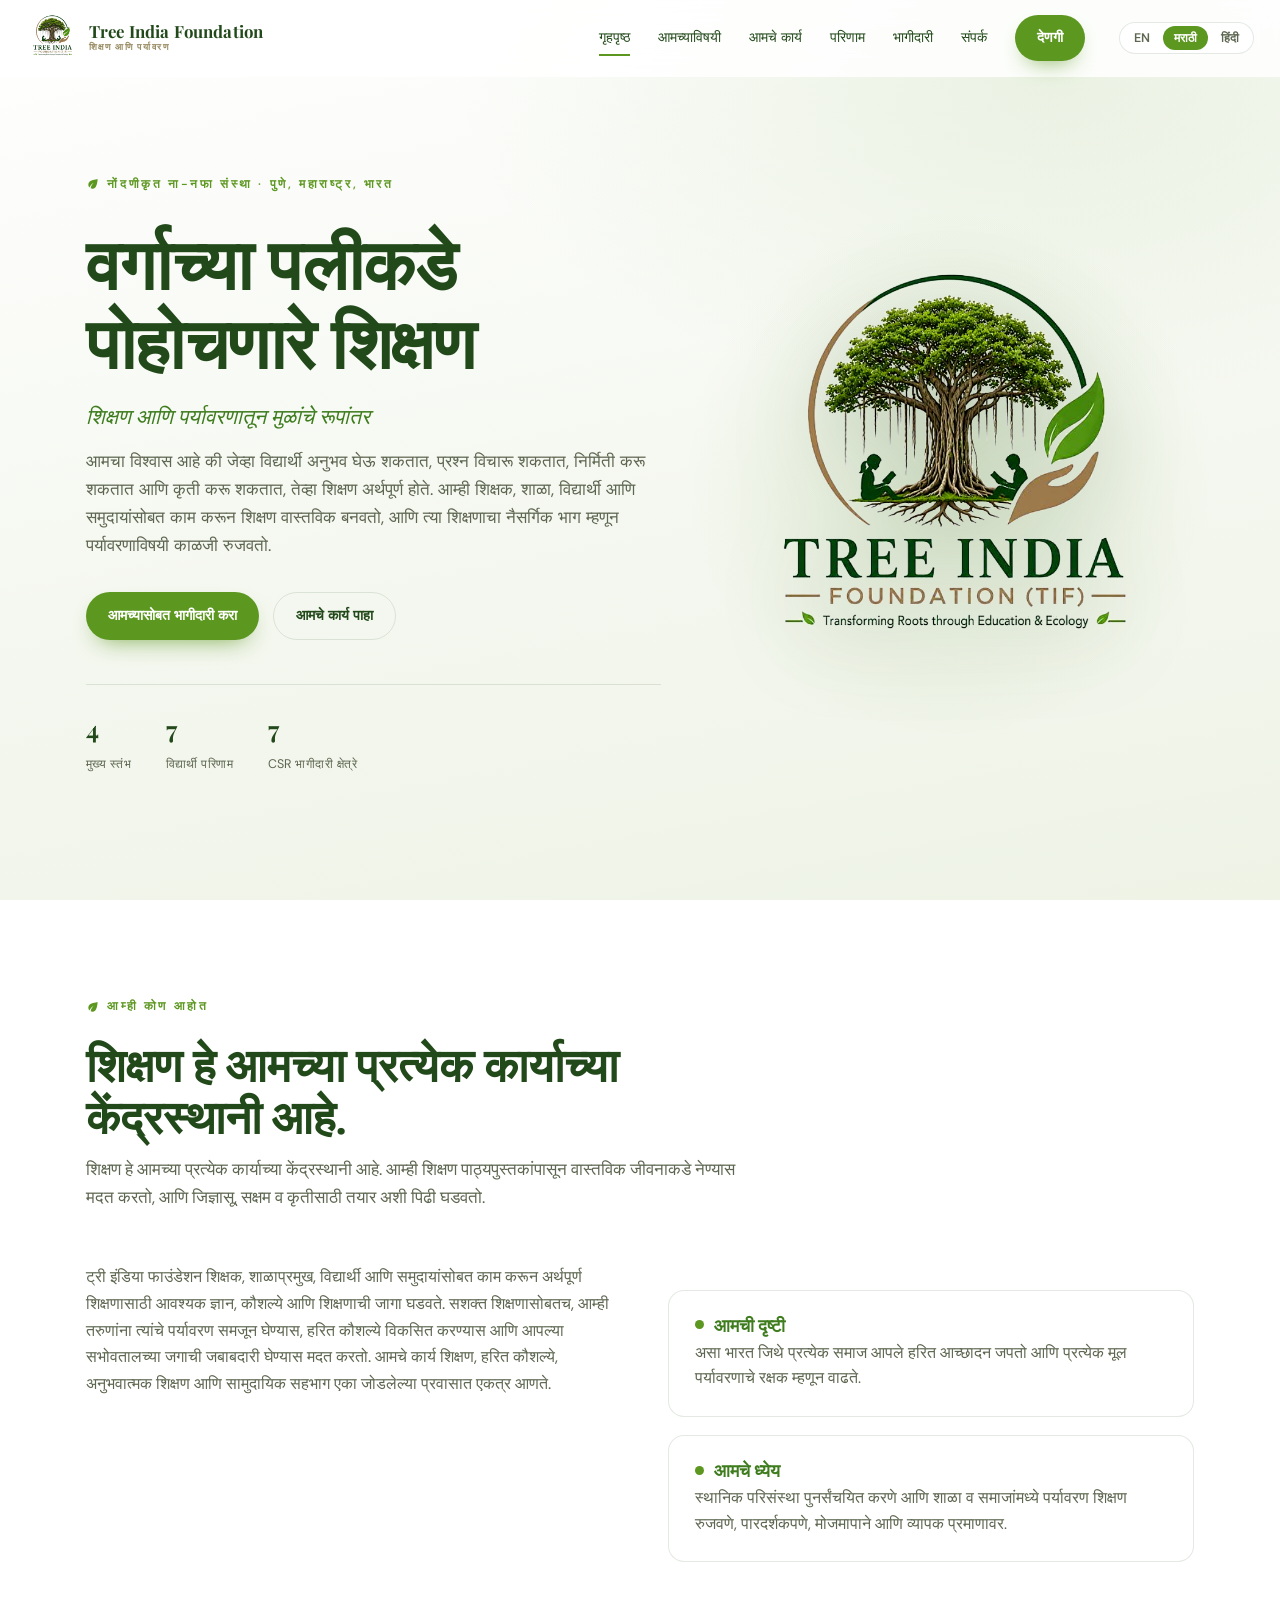
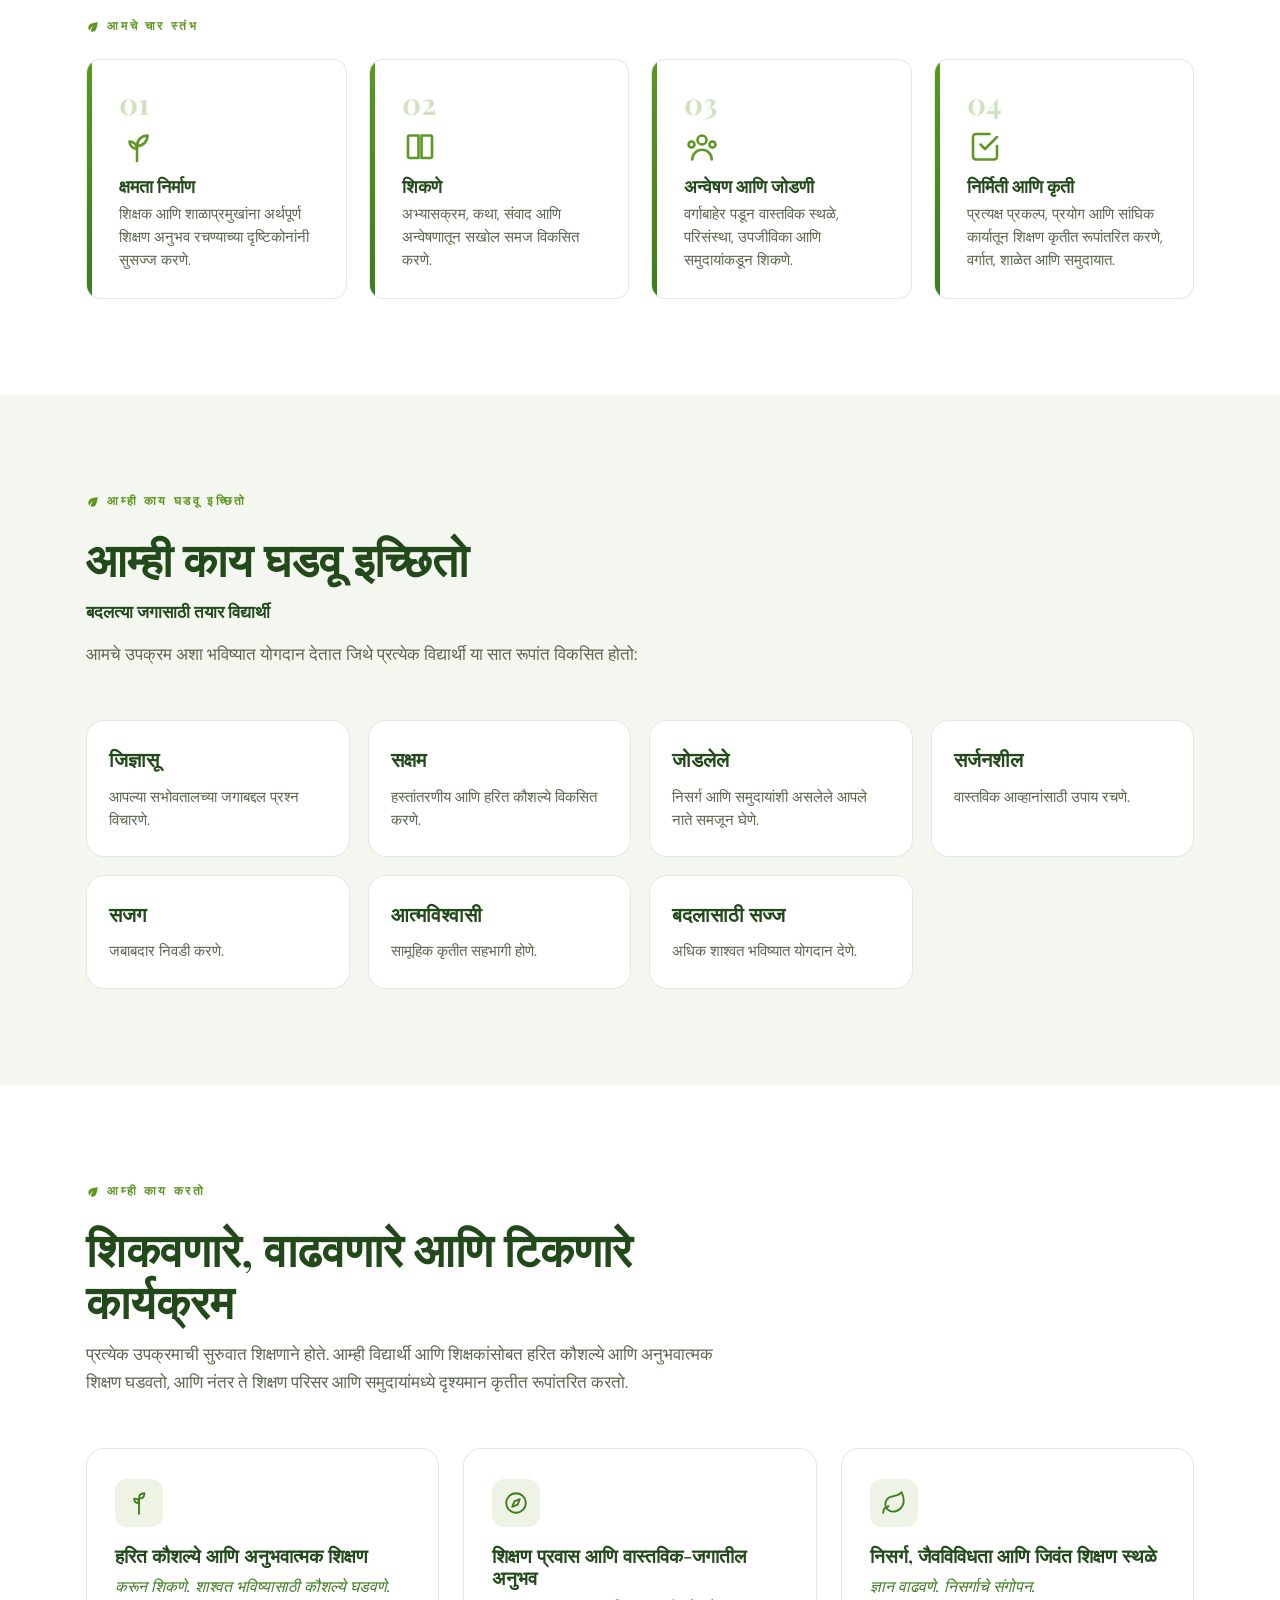
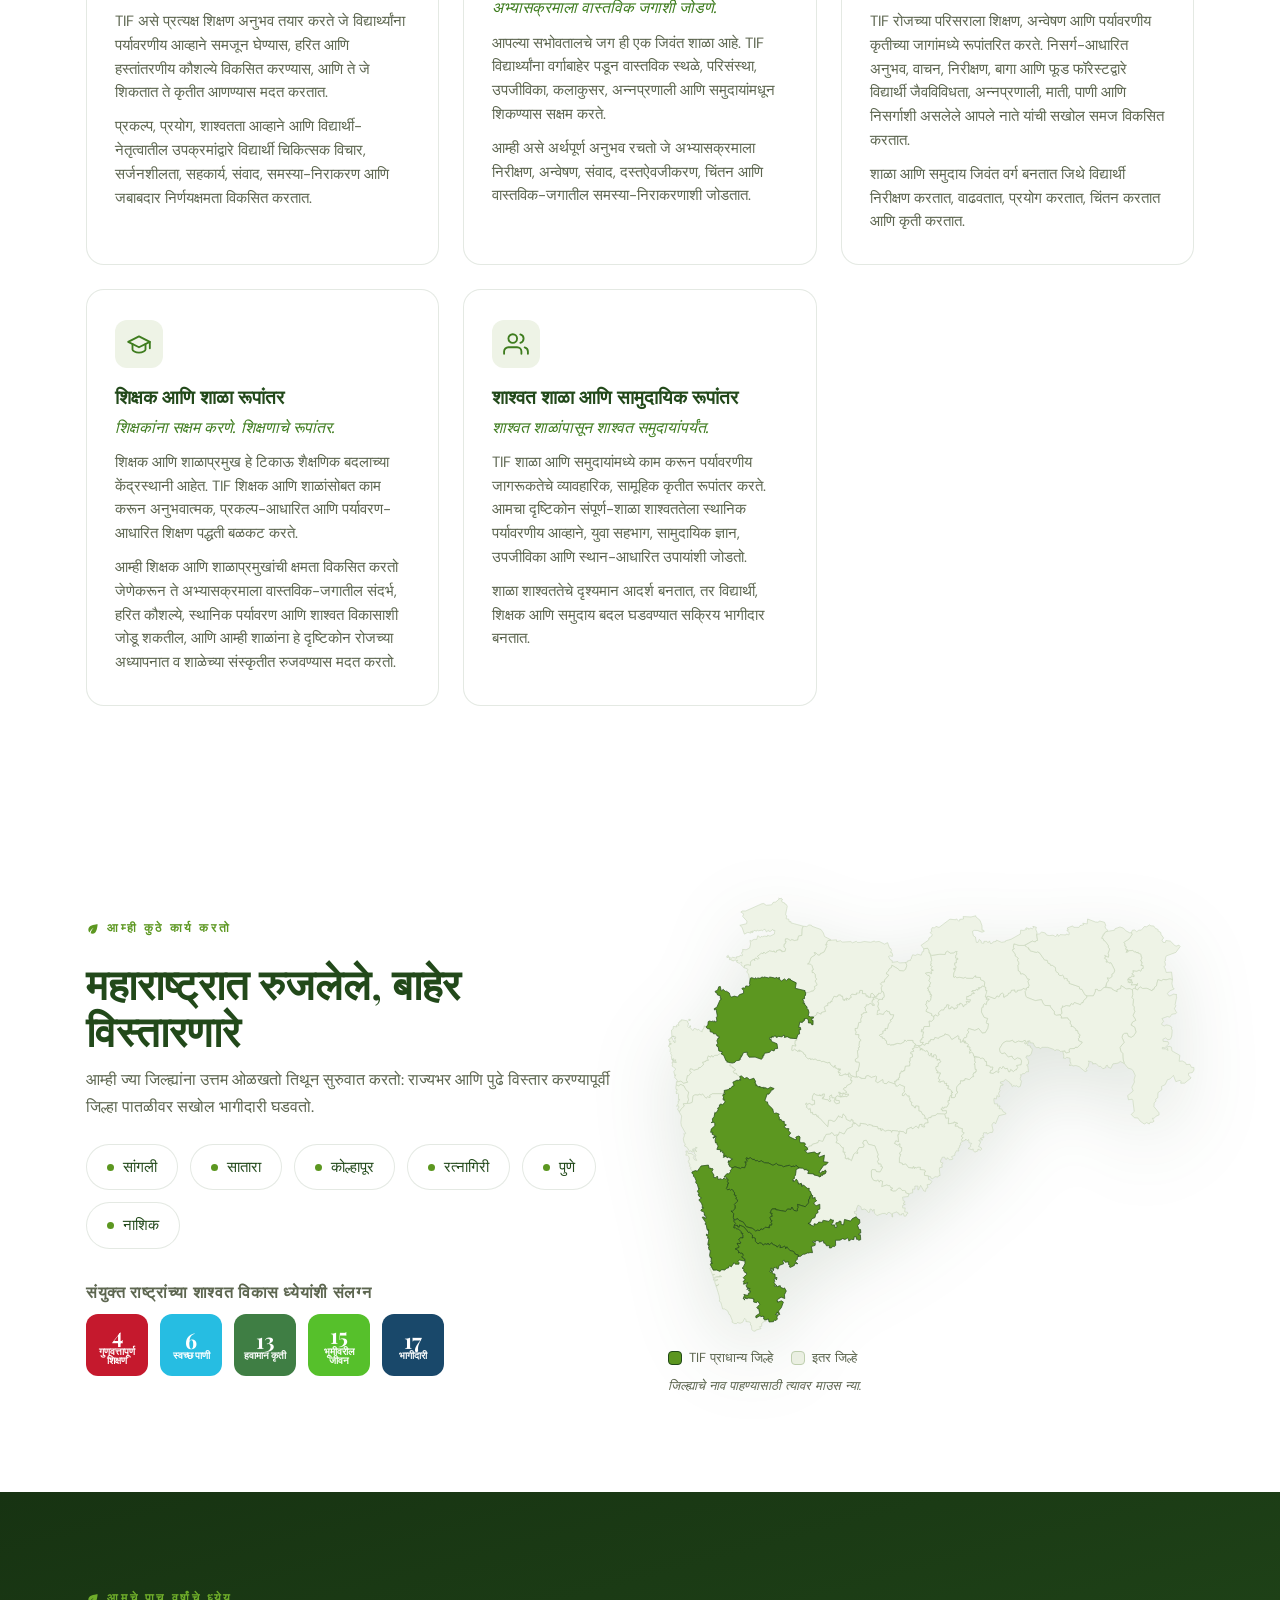
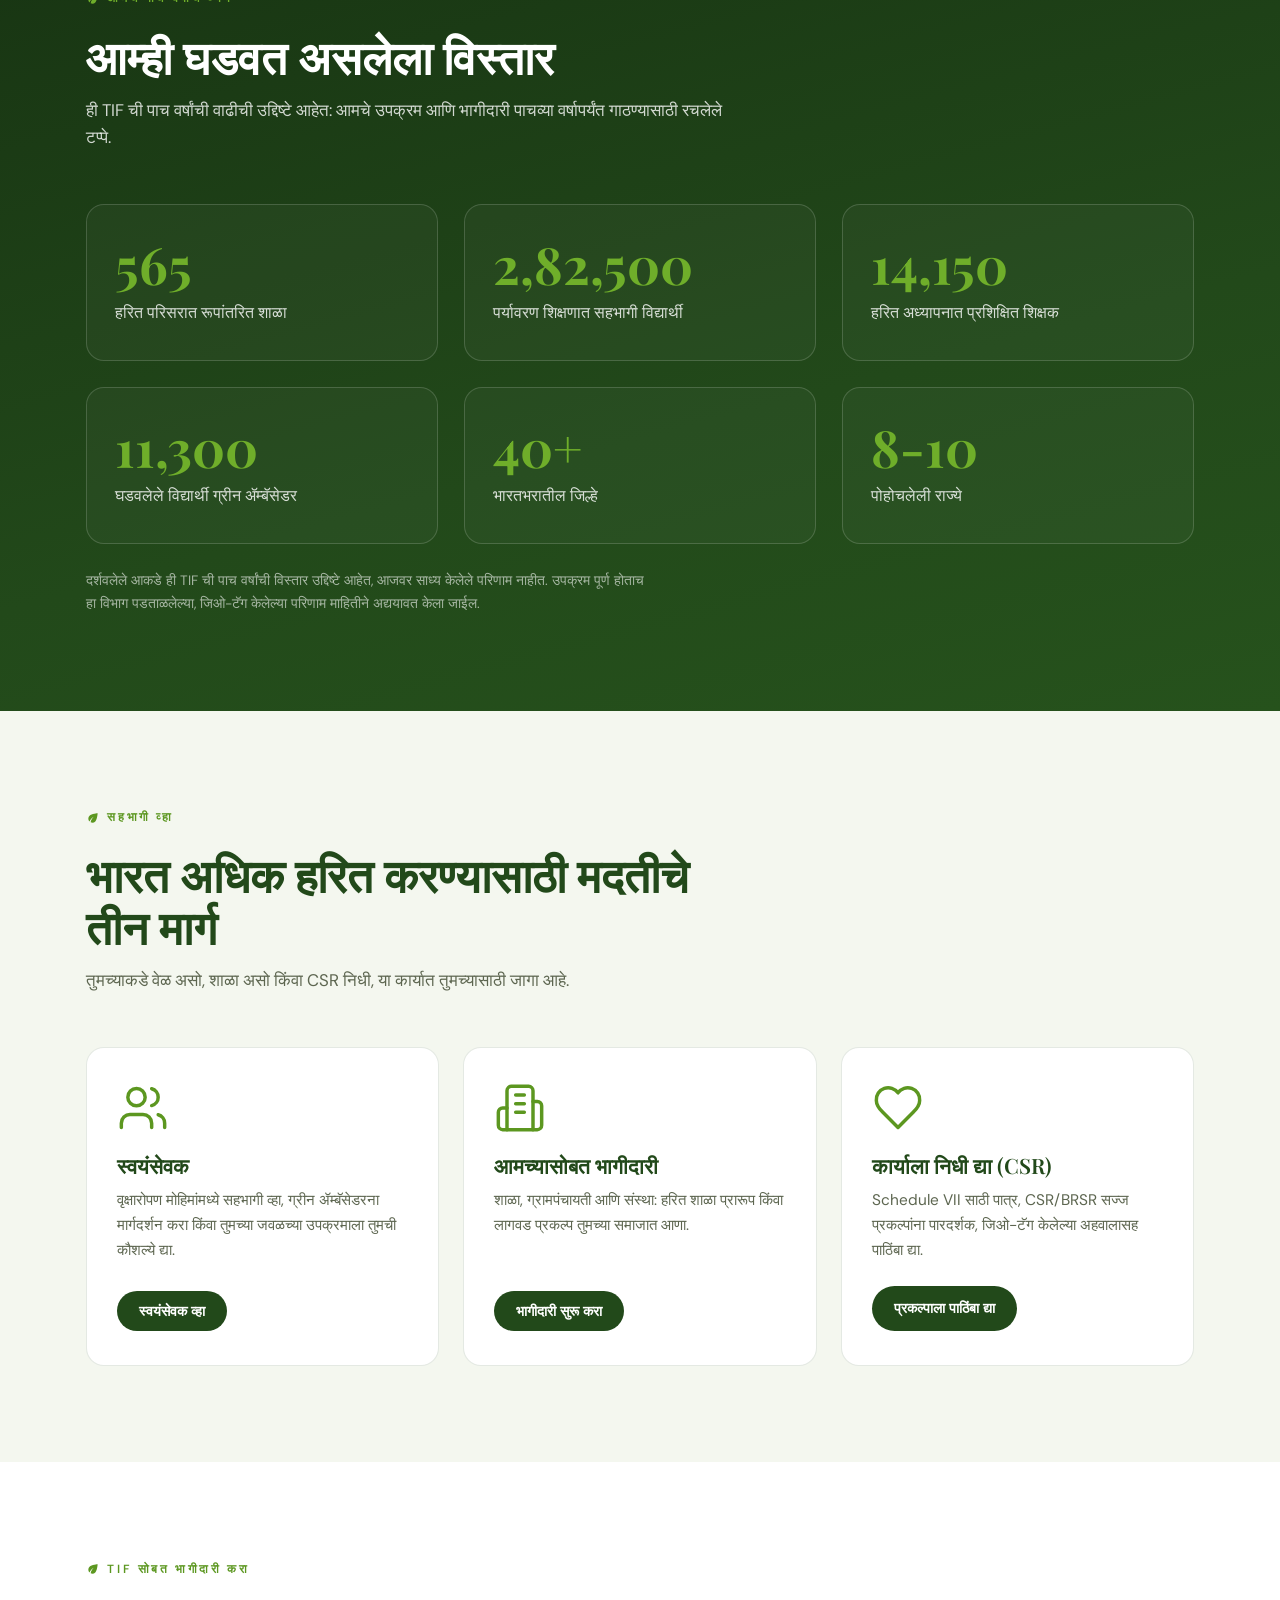
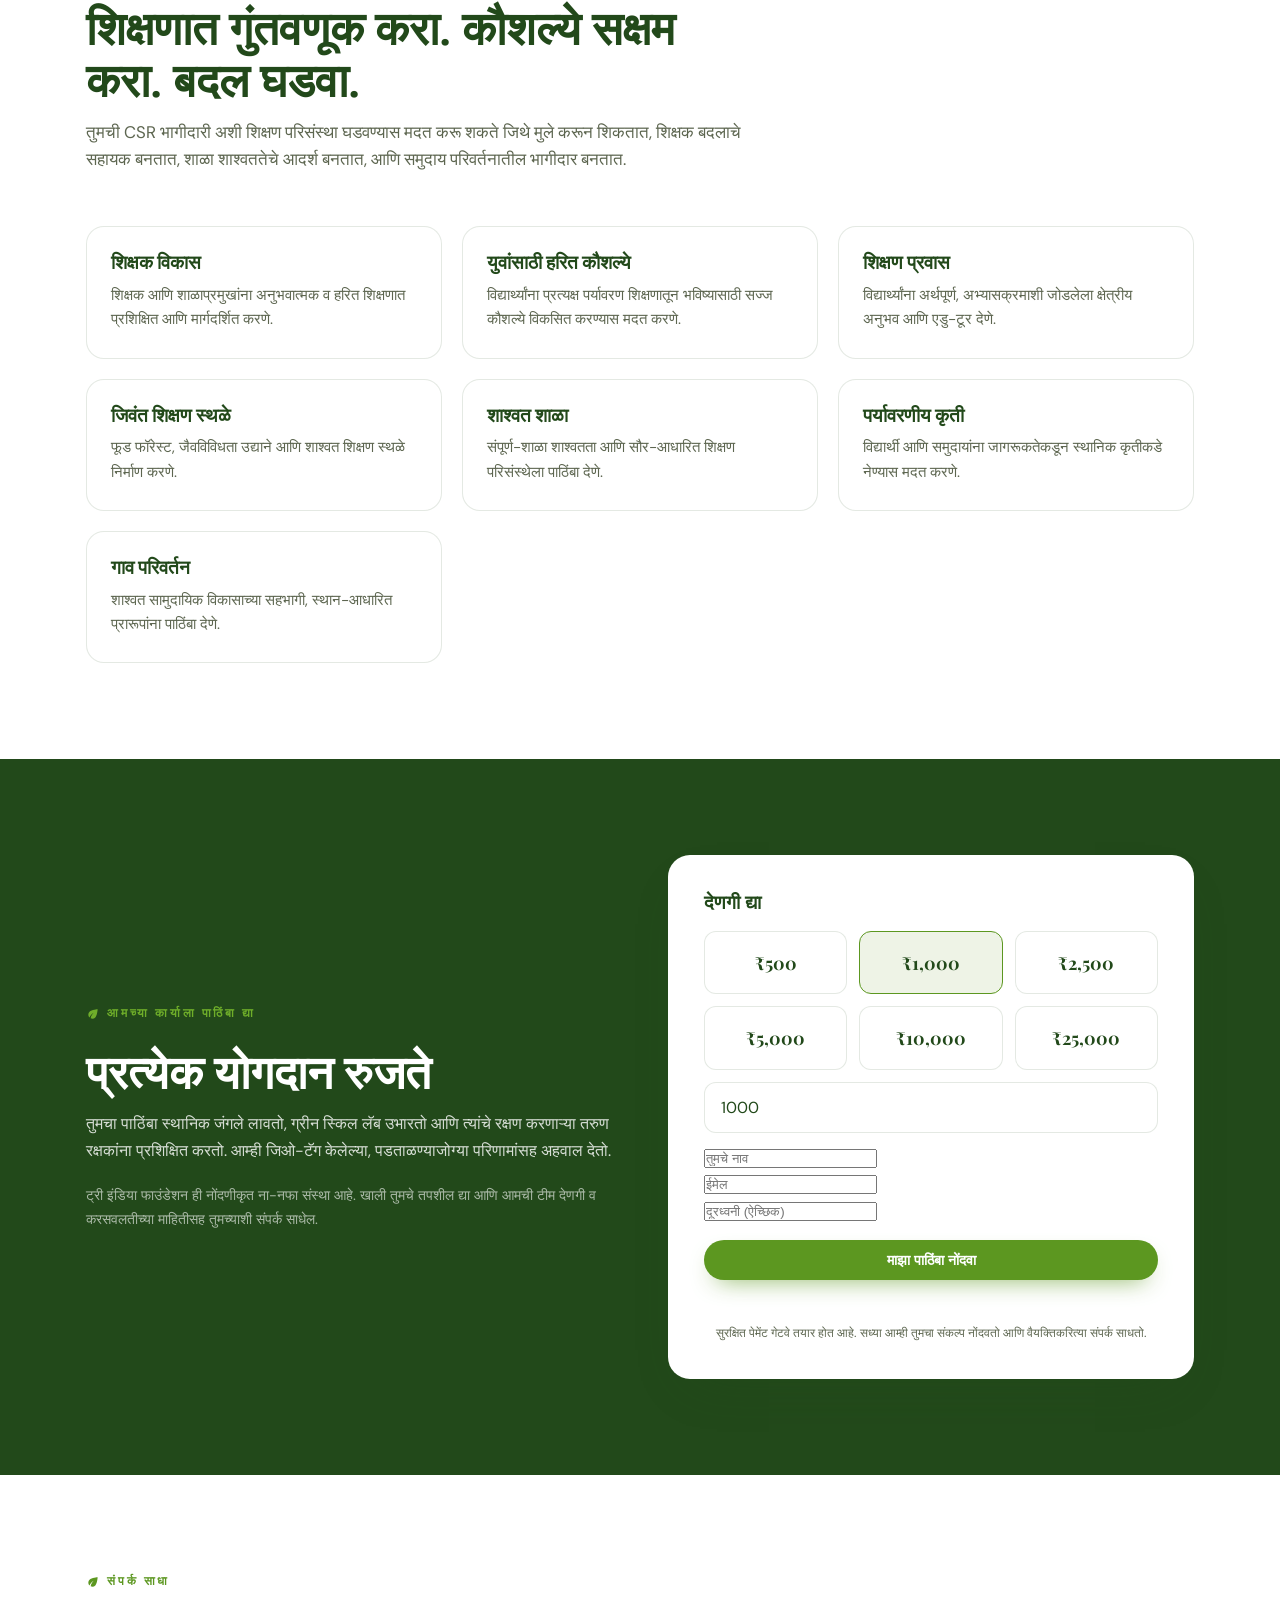
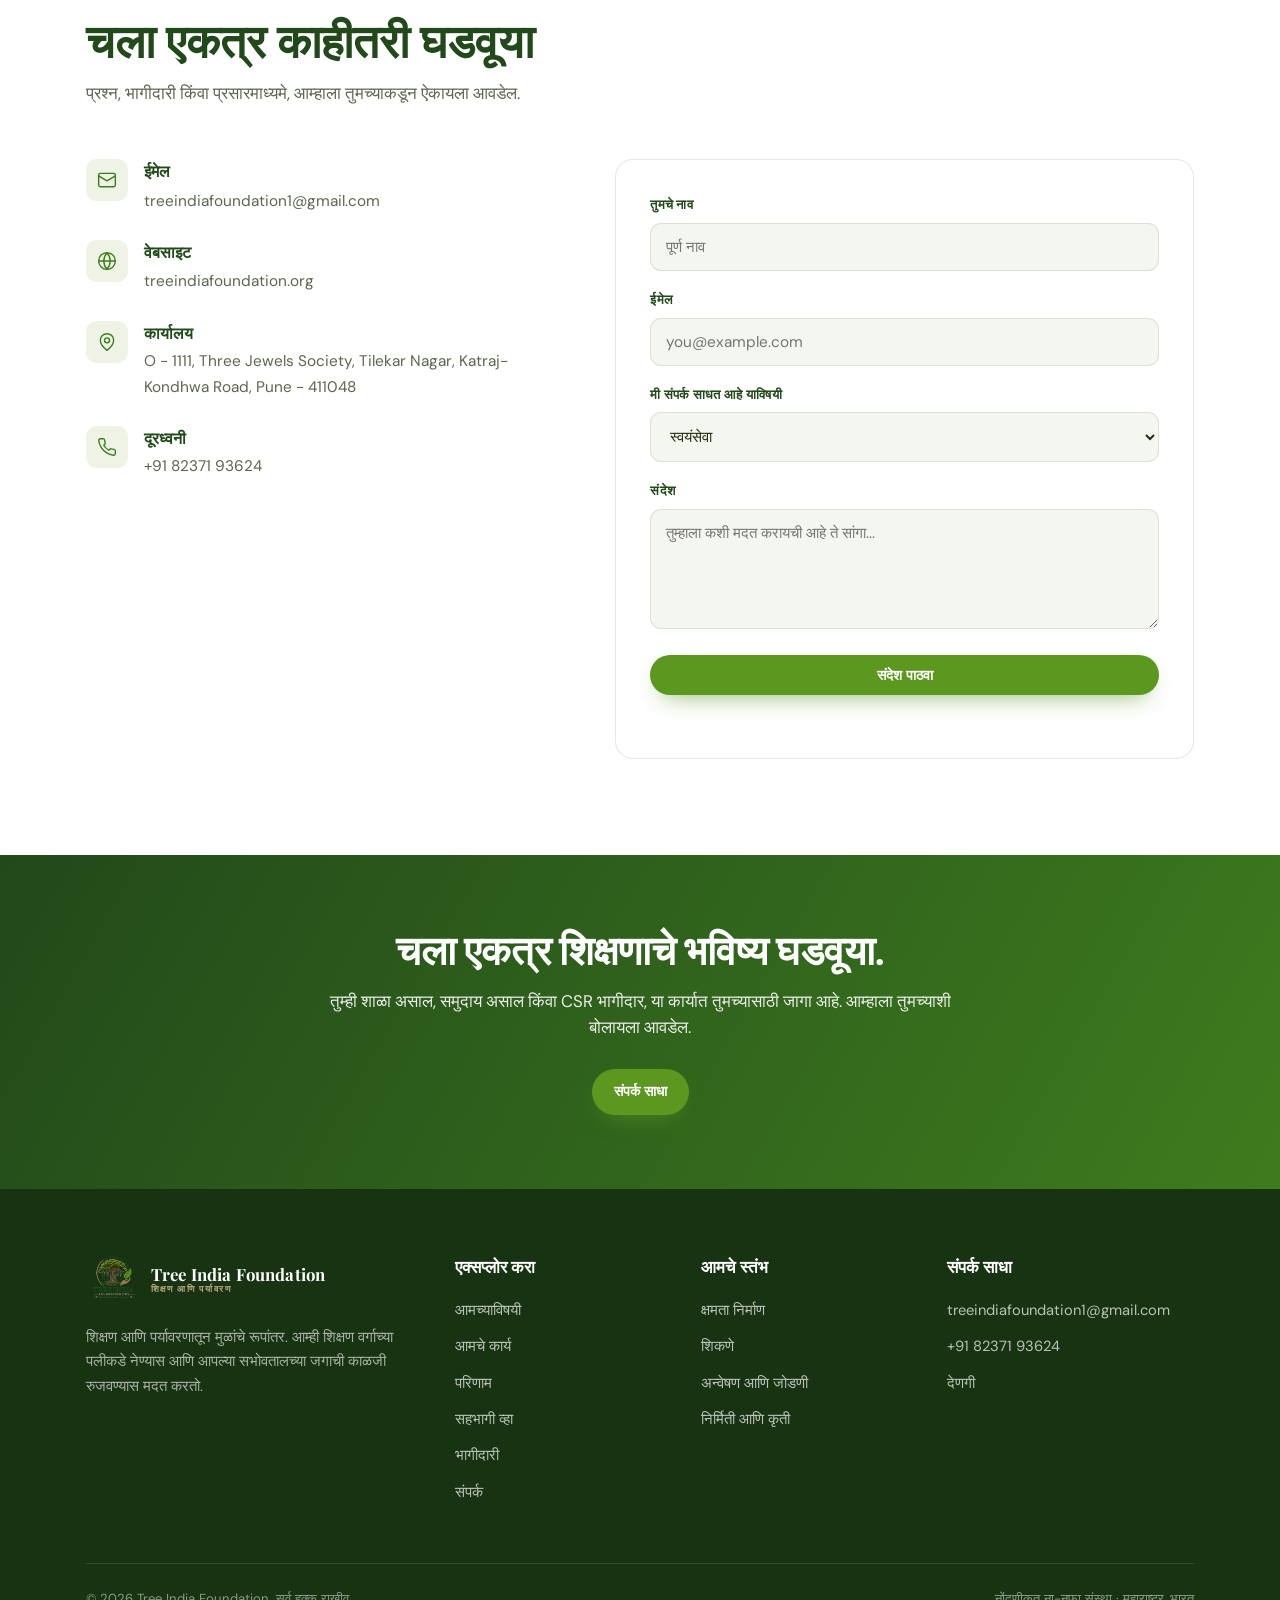
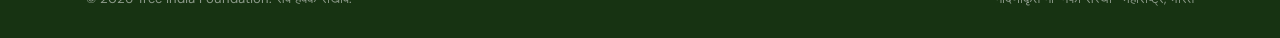
<file: mr/index.html>
<!DOCTYPE html>
<html lang="mr">
<head>
<meta charset="UTF-8" />
<meta name="viewport" content="width=device-width, initial-scale=1.0, viewport-fit=cover" />
<title>ट्री इंडिया फाउंडेशन | शिक्षण आणि पर्यावरण</title>
<meta name="description" content="ट्री इंडिया फाउंडेशन शिक्षण, हरित कौशल्ये, अनुभवात्मक शिक्षण आणि सामुदायिक कृती यांना जोडून हरित, अधिक शाश्वत भारत घडवण्यास मदत करते." />
<link rel="canonical" href="https://treeindiafoundation.org/mr/" />
<link rel="alternate" hreflang="en" href="https://treeindiafoundation.org/" />
<link rel="alternate" hreflang="hi" href="https://treeindiafoundation.org/hi/" />
<link rel="alternate" hreflang="mr" href="https://treeindiafoundation.org/mr/" />
<link rel="alternate" hreflang="x-default" href="https://treeindiafoundation.org/" />
<meta property="og:type" content="website" />
<meta property="og:site_name" content="Tree India Foundation" />
<meta property="og:title" content="ट्री इंडिया फाउंडेशन | शिक्षण आणि पर्यावरण" />
<meta property="og:description" content="ट्री इंडिया फाउंडेशन शिक्षण, हरित कौशल्ये, अनुभवात्मक शिक्षण आणि सामुदायिक कृती यांना जोडून हरित, अधिक शाश्वत भारत घडवण्यास मदत करते." />
<meta property="og:url" content="https://treeindiafoundation.org/mr/" />
<meta property="og:image" content="https://treeindiafoundation.org/assets/TIF_og.jpg" />
<meta property="og:locale" content="mr_IN" />
<meta name="twitter:card" content="summary_large_image" />
<meta name="twitter:title" content="ट्री इंडिया फाउंडेशन | शिक्षण आणि पर्यावरण" />
<meta name="twitter:description" content="ट्री इंडिया फाउंडेशन शिक्षण, हरित कौशल्ये, अनुभवात्मक शिक्षण आणि सामुदायिक कृती यांना जोडून हरित, अधिक शाश्वत भारत घडवण्यास मदत करते." />
<meta name="twitter:image" content="https://treeindiafoundation.org/assets/TIF_og.jpg" />
<link rel="icon" type="image/png" href="/assets/TIF_favicon.png" />
<link rel="preconnect" href="https://fonts.googleapis.com" />
<link rel="preconnect" href="https://fonts.gstatic.com" crossorigin />
<link href="https://fonts.googleapis.com/css2?family=Playfair+Display:ital,wght@0,500;0,600;0,700;1,500&family=DM+Sans:opsz,wght@9..40,300;9..40,400;9..40,500;9..40,600;9..40,700&display=swap" rel="stylesheet" />
<link rel="stylesheet" href="/css/styles.css" />
<script type="application/ld+json">{"@context": "https://schema.org", "@graph": [{"@type": ["NGO", "Organization"], "@id": "https://treeindiafoundation.org/#org", "name": "Tree India Foundation", "url": "https://treeindiafoundation.org", "logo": "https://treeindiafoundation.org/assets/TIF_Logo_Transparent.png", "email": "treeindiafoundation1@gmail.com", "telephone": "+918237193624", "address": {"@type": "PostalAddress", "streetAddress": "O - 1111, Three Jewels Society, Tilekar Nagar, Katraj-Kondhwa Road", "addressLocality": "Pune", "addressRegion": "Maharashtra", "postalCode": "411048", "addressCountry": "IN"}, "contactPoint": {"@type": "ContactPoint", "telephone": "+918237193624", "email": "treeindiafoundation1@gmail.com", "contactType": "customer support", "availableLanguage": ["English", "Hindi", "Marathi"]}}, {"@type": "WebSite", "@id": "https://treeindiafoundation.org/#website", "url": "https://treeindiafoundation.org", "name": "Tree India Foundation", "publisher": {"@id": "https://treeindiafoundation.org/#org"}, "inLanguage": ["en", "hi", "mr"]}, {"@type": "WebPage", "@id": "https://treeindiafoundation.org/mr/#webpage", "url": "https://treeindiafoundation.org/mr/", "name": "ट्री इंडिया फाउंडेशन | शिक्षण आणि पर्यावरण", "description": "ट्री इंडिया फाउंडेशन शिक्षण, हरित कौशल्ये, अनुभवात्मक शिक्षण आणि सामुदायिक कृती यांना जोडून हरित, अधिक शाश्वत भारत घडवण्यास मदत करते.", "isPartOf": {"@id": "https://treeindiafoundation.org/#website"}, "about": {"@id": "https://treeindiafoundation.org/#org"}, "inLanguage": "mr"}]}</script>
</head>
<body>
<header class="nav" id="nav">
  <a href="#home" class="brand" aria-label="Tree India Foundation home">
    <img class="mark" src="/assets/TIF_Logo_Transparent.png" alt="Tree India Foundation logo" width="150" height="150" />
    <span class="wordmark"><b>Tree India Foundation</b><span>शिक्षण आणि पर्यावरण</span></span>
  </a>
  <nav class="menu" id="menu">
    <a href="#home" class="link">गृहपृष्ठ</a>
    <a href="#about" class="link">आमच्याविषयी</a>
    <a href="#work" class="link">आमचे कार्य</a>
    <a href="#impact" class="link">परिणाम</a>
    <a href="#partner" class="link">भागीदारी</a>
    <a href="#contact" class="link">संपर्क</a>
    <a href="#donate" class="btn btn-leaf">देणगी</a>
    <div class="lang-switch" id="langSwitch" role="group" aria-label="Language">
      <a href="/" data-base="/">EN</a>
      <a href="/mr/" data-base="/mr/" class="ls-active">मराठी</a>
      <a href="/hi/" data-base="/hi/">हिंदी</a>
    </div>
  </nav>
  <button class="hamburger" id="hamburger" aria-label="Menu" aria-expanded="false"><span></span><span></span><span></span></button>
</header>
<section class="hero" id="home">
  <div class="wrap hero-grid">
    <div class="reveal in">
      <span class="eyebrow">नोंदणीकृत ना-नफा संस्था · पुणे, महाराष्ट्र, भारत</span>
      <h1>वर्गाच्या पलीकडे पोहोचणारे शिक्षण</h1>
      <p class="tagline">शिक्षण आणि पर्यावरणातून मुळांचे रूपांतर</p>
      <p class="lead">आमचा विश्वास आहे की जेव्हा विद्यार्थी अनुभव घेऊ शकतात, प्रश्न विचारू शकतात, निर्मिती करू शकतात आणि कृती करू शकतात, तेव्हा शिक्षण अर्थपूर्ण होते. आम्ही शिक्षक, शाळा, विद्यार्थी आणि समुदायांसोबत काम करून शिक्षण वास्तविक बनवतो, आणि त्या शिक्षणाचा नैसर्गिक भाग म्हणून पर्यावरणाविषयी काळजी रुजवतो.</p>
      <div class="hero-cta">
        <a href="#partner" class="btn btn-leaf">आमच्यासोबत भागीदारी करा</a>
        <a href="#work" class="btn btn-outline">आमचे कार्य पाहा</a>
      </div>
      <div class="hero-strip">
        <div class="s"><b>4</b><span>मुख्य स्तंभ</span></div>
        <div class="s"><b>7</b><span>विद्यार्थी परिणाम</span></div>
        <div class="s"><b>7</b><span>CSR भागीदारी क्षेत्रे</span></div>
      </div>
    </div>
    <div class="hero-art reveal in">
      <div class="halo"></div>
      <img src="/assets/TIF_Logo_Transparent.png" alt="Tree India Foundation banyan emblem" width="520" height="522" />
    </div>
  </div>
</section>
<section id="about">
  <div class="wrap">
    <div class="section-head reveal">
      <span class="eyebrow">आम्ही कोण आहोत</span>
      <h2>शिक्षण हे आमच्या प्रत्येक कार्याच्या केंद्रस्थानी आहे.</h2>
      <p>शिक्षण हे आमच्या प्रत्येक कार्याच्या केंद्रस्थानी आहे. आम्ही शिक्षण पाठ्यपुस्तकांपासून वास्तविक जीवनाकडे नेण्यास मदत करतो, आणि जिज्ञासू, सक्षम व कृतीसाठी तयार अशी पिढी घडवतो.</p>
    </div>
    <div class="about-grid">
      <div class="reveal">
        <p style="color:var(--muted);font-size:1.02rem">ट्री इंडिया फाउंडेशन शिक्षक, शाळाप्रमुख, विद्यार्थी आणि समुदायांसोबत काम करून अर्थपूर्ण शिक्षणासाठी आवश्यक ज्ञान, कौशल्ये आणि शिक्षणाची जागा घडवते. सशक्त शिक्षणासोबतच, आम्ही तरुणांना त्यांचे पर्यावरण समजून घेण्यास, हरित कौशल्ये विकसित करण्यास आणि आपल्या सभोवतालच्या जगाची जबाबदारी घेण्यास मदत करतो. आमचे कार्य शिक्षण, हरित कौशल्ये, अनुभवात्मक शिक्षण आणि सामुदायिक सहभाग एका जोडलेल्या प्रवासात एकत्र आणते.</p>
      </div>
      <div class="reveal">
        <div class="vm">
          <div class="card"><h4><span class="dot"></span><span>आमची दृष्टी</span></h4><p>असा भारत जिथे प्रत्येक समाज आपले हरित आच्छादन जपतो आणि प्रत्येक मूल पर्यावरणाचे रक्षक म्हणून वाढते.</p></div>
          <div class="card"><h4><span class="dot"></span><span>आमचे ध्येय</span></h4><p>स्थानिक परिसंस्था पुनर्संचयित करणे आणि शाळा व समाजांमध्ये पर्यावरण शिक्षण रुजवणे, पारदर्शकपणे, मोजमापाने आणि व्यापक प्रमाणावर.</p></div>
        </div>
      </div>
    </div>
    <div class="pillars-block reveal">
      <span class="eyebrow">आमचे चार स्तंभ</span>
      <div class="pillars"><div class="pillar"><span class="n">01</span><div class="ic"><svg viewBox="0 0 24 24" fill="none" stroke="currentColor" stroke-width="1.7" stroke-linecap="round" stroke-linejoin="round"><path d="M12 22V12"/><path d="M12 12c0-4 3-7 7-7 0 4-3 7-7 7Z"/><path d="M12 14c0-3-2.5-5-5-5 0 3 2.5 5 5 5Z"/></svg></div><h4>क्षमता निर्माण</h4><p>शिक्षक आणि शाळाप्रमुखांना अर्थपूर्ण शिक्षण अनुभव रचण्याच्या दृष्टिकोनांनी सुसज्ज करणे.</p></div><div class="pillar"><span class="n">02</span><div class="ic"><svg viewBox="0 0 24 24" fill="none" stroke="currentColor" stroke-width="1.7" stroke-linecap="round" stroke-linejoin="round"><path d="M4 19V6a1 1 0 0 1 1-1h6v15H5a1 1 0 0 1-1-1Z"/><path d="M20 19V6a1 1 0 0 0-1-1h-6v15h6a1 1 0 0 0 1-1Z"/></svg></div><h4>शिकणे</h4><p>अभ्यासक्रम, कथा, संवाद आणि अन्वेषणातून सखोल समज विकसित करणे.</p></div><div class="pillar"><span class="n">03</span><div class="ic"><svg viewBox="0 0 24 24" fill="none" stroke="currentColor" stroke-width="1.7" stroke-linecap="round" stroke-linejoin="round"><circle cx="12" cy="8" r="3"/><path d="M5.5 21a6.5 6.5 0 0 1 13 0"/><circle cx="5" cy="11" r="2"/><circle cx="19" cy="11" r="2"/></svg></div><h4>अन्वेषण आणि जोडणी</h4><p>वर्गाबाहेर पडून वास्तविक स्थळे, परिसंस्था, उपजीविका आणि समुदायांकडून शिकणे.</p></div><div class="pillar"><span class="n">04</span><div class="ic"><svg viewBox="0 0 24 24" fill="none" stroke="currentColor" stroke-width="1.7" stroke-linecap="round" stroke-linejoin="round"><path d="m9 11 3 3 8-8"/><path d="M20 12v7a2 2 0 0 1-2 2H6a2 2 0 0 1-2-2V6a2 2 0 0 1 2-2h9"/></svg></div><h4>निर्मिती आणि कृती</h4><p>प्रत्यक्ष प्रकल्प, प्रयोग आणि सांघिक कार्यातून शिक्षण कृतीत रूपांतरित करणे, वर्गात, शाळेत आणि समुदायात.</p></div></div>
    </div>
  </div>
</section>
<section id="aim" class="bg-soft">
  <div class="wrap">
    <div class="section-head reveal">
      <span class="eyebrow">आम्ही काय घडवू इच्छितो</span>
      <h2>आम्ही काय घडवू इच्छितो</h2>
      <p style="font-weight:600;color:var(--forest)">बदलत्या जगासाठी तयार विद्यार्थी</p>
      <p>आमचे उपक्रम अशा भविष्यात योगदान देतात जिथे प्रत्येक विद्यार्थी या सात रूपांत विकसित होतो:</p>
    </div>
    <div class="aim-grid"><div class="aim-card reveal"><span class="c">जिज्ञासू</span><p>आपल्या सभोवतालच्या जगाबद्दल प्रश्न विचारणे.</p></div><div class="aim-card reveal"><span class="c">सक्षम</span><p>हस्तांतरणीय आणि हरित कौशल्ये विकसित करणे.</p></div><div class="aim-card reveal"><span class="c">जोडलेले</span><p>निसर्ग आणि समुदायांशी असलेले आपले नाते समजून घेणे.</p></div><div class="aim-card reveal"><span class="c">सर्जनशील</span><p>वास्तविक आव्हानांसाठी उपाय रचणे.</p></div><div class="aim-card reveal"><span class="c">सजग</span><p>जबाबदार निवडी करणे.</p></div><div class="aim-card reveal"><span class="c">आत्मविश्वासी</span><p>सामूहिक कृतीत सहभागी होणे.</p></div><div class="aim-card reveal"><span class="c">बदलासाठी सज्ज</span><p>अधिक शाश्वत भविष्यात योगदान देणे.</p></div></div>
  </div>
</section>
<section id="work">
  <div class="wrap">
    <div class="section-head reveal"><span class="eyebrow">आम्ही काय करतो</span><h2>शिकवणारे, वाढवणारे आणि टिकणारे कार्यक्रम</h2><p>प्रत्येक उपक्रमाची सुरुवात शिक्षणाने होते. आम्ही विद्यार्थी आणि शिक्षकांसोबत हरित कौशल्ये आणि अनुभवात्मक शिक्षण घडवतो, आणि नंतर ते शिक्षण परिसर आणि समुदायांमध्ये दृश्यमान कृतीत रूपांतरित करतो.</p></div>
    <div class="prog-grid"><div class="prog reveal"><div class="ic"><svg viewBox="0 0 24 24" fill="none" stroke="currentColor" stroke-width="1.7" stroke-linecap="round" stroke-linejoin="round"><path d="M12 22V8"/><path d="M12 8c0-3 2-5 5-5 0 3-2 5-5 5Z"/><path d="M12 12c0-2.5-2-4-4.5-4C7.5 10.5 9.5 12 12 12Z"/></svg></div><h3>हरित कौशल्ये आणि अनुभवात्मक शिक्षण</h3><p class="prog-sub">करून शिकणे. शाश्वत भविष्यासाठी कौशल्ये घडवणे.</p><p>TIF असे प्रत्यक्ष शिक्षण अनुभव तयार करते जे विद्यार्थ्यांना पर्यावरणीय आव्हाने समजून घेण्यास, हरित आणि हस्तांतरणीय कौशल्ये विकसित करण्यास, आणि ते जे शिकतात ते कृतीत आणण्यास मदत करतात.</p><p>प्रकल्प, प्रयोग, शाश्वतता आव्हाने आणि विद्यार्थी-नेतृत्वातील उपक्रमांद्वारे विद्यार्थी चिकित्सक विचार, सर्जनशीलता, सहकार्य, संवाद, समस्या-निराकरण आणि जबाबदार निर्णयक्षमता विकसित करतात.</p></div><div class="prog reveal"><div class="ic"><svg viewBox="0 0 24 24" fill="none" stroke="currentColor" stroke-width="1.7" stroke-linecap="round" stroke-linejoin="round"><circle cx="12" cy="12" r="9"/><path d="m15.5 8.5-2 5-5 2 2-5 5-2Z"/></svg></div><h3>शिक्षण प्रवास आणि वास्तविक-जगातील अनुभव</h3><p class="prog-sub">अभ्यासक्रमाला वास्तविक जगाशी जोडणे.</p><p>आपल्या सभोवतालचे जग ही एक जिवंत शाळा आहे. TIF विद्यार्थ्यांना वर्गाबाहेर पडून वास्तविक स्थळे, परिसंस्था, उपजीविका, कलाकुसर, अन्नप्रणाली आणि समुदायांमधून शिकण्यास सक्षम करते.</p><p>आम्ही असे अर्थपूर्ण अनुभव रचतो जे अभ्यासक्रमाला निरीक्षण, अन्वेषण, संवाद, दस्तऐवजीकरण, चिंतन आणि वास्तविक-जगातील समस्या-निराकरणाशी जोडतात.</p></div><div class="prog reveal"><div class="ic"><svg viewBox="0 0 24 24" fill="none" stroke="currentColor" stroke-width="1.7" stroke-linecap="round" stroke-linejoin="round"><path d="M11 20A7 7 0 0 1 9.8 6.1C15.5 5 17 4.48 19 2c1 2 2 4.18 2 8 0 5.5-4.78 10-10 10Z"/><path d="M2 21c0-3 1.85-5.36 5.08-6"/></svg></div><h3>निसर्ग, जैवविविधता आणि जिवंत शिक्षण स्थळे</h3><p class="prog-sub">ज्ञान वाढवणे. निसर्गाचे संगोपन.</p><p>TIF रोजच्या परिसराला शिक्षण, अन्वेषण आणि पर्यावरणीय कृतीच्या जागांमध्ये रूपांतरित करते. निसर्ग-आधारित अनुभव, वाचन, निरीक्षण, बागा आणि फूड फॉरेस्टद्वारे विद्यार्थी जैवविविधता, अन्नप्रणाली, माती, पाणी आणि निसर्गाशी असलेले आपले नाते यांची सखोल समज विकसित करतात.</p><p>शाळा आणि समुदाय जिवंत वर्ग बनतात जिथे विद्यार्थी निरीक्षण करतात, वाढवतात, प्रयोग करतात, चिंतन करतात आणि कृती करतात.</p></div><div class="prog reveal"><div class="ic"><svg viewBox="0 0 24 24" fill="none" stroke="currentColor" stroke-width="1.7" stroke-linecap="round" stroke-linejoin="round"><path d="M22 10 12 5 2 10l10 5 10-5Z"/><path d="M6 12v5c0 1 2.5 3 6 3s6-2 6-3v-5"/><path d="M22 10v6"/></svg></div><h3>शिक्षक आणि शाळा रूपांतर</h3><p class="prog-sub">शिक्षकांना सक्षम करणे. शिक्षणाचे रूपांतर.</p><p>शिक्षक आणि शाळाप्रमुख हे टिकाऊ शैक्षणिक बदलाच्या केंद्रस्थानी आहेत. TIF शिक्षक आणि शाळांसोबत काम करून अनुभवात्मक, प्रकल्प-आधारित आणि पर्यावरण-आधारित शिक्षण पद्धती बळकट करते.</p><p>आम्ही शिक्षक आणि शाळाप्रमुखांची क्षमता विकसित करतो जेणेकरून ते अभ्यासक्रमाला वास्तविक-जगातील संदर्भ, हरित कौशल्ये, स्थानिक पर्यावरण आणि शाश्वत विकासाशी जोडू शकतील, आणि आम्ही शाळांना हे दृष्टिकोन रोजच्या अध्यापनात व शाळेच्या संस्कृतीत रुजवण्यास मदत करतो.</p></div><div class="prog reveal"><div class="ic"><svg viewBox="0 0 24 24" fill="none" stroke="currentColor" stroke-width="1.7" stroke-linecap="round" stroke-linejoin="round"><path d="M17 21v-2a4 4 0 0 0-4-4H5a4 4 0 0 0-4 4v2"/><circle cx="9" cy="7" r="4"/><path d="M23 21v-2a4 4 0 0 0-3-3.87"/><path d="M16 3.13a4 4 0 0 1 0 7.75"/></svg></div><h3>शाश्वत शाळा आणि सामुदायिक रूपांतर</h3><p class="prog-sub">शाश्वत शाळांपासून शाश्वत समुदायांपर्यंत.</p><p>TIF शाळा आणि समुदायांमध्ये काम करून पर्यावरणीय जागरूकतेचे व्यावहारिक, सामूहिक कृतीत रूपांतर करते. आमचा दृष्टिकोन संपूर्ण-शाळा शाश्वततेला स्थानिक पर्यावरणीय आव्हाने, युवा सहभाग, सामुदायिक ज्ञान, उपजीविका आणि स्थान-आधारित उपायांशी जोडतो.</p><p>शाळा शाश्वततेचे दृश्यमान आदर्श बनतात, तर विद्यार्थी, शिक्षक आणि समुदाय बदल घडवण्यात सक्रिय भागीदार बनतात.</p></div></div>
  </div>
</section>
<section id="where">
  <div class="wrap work-grid">
    <div class="reveal">
      <span class="eyebrow">आम्ही कुठे कार्य करतो</span>
      <h2 style="font-size:clamp(1.8rem,3.5vw,2.6rem);margin-top:16px">महाराष्ट्रात रुजलेले, बाहेर विस्तारणारे</h2>
      <p style="color:var(--muted);margin-top:14px">आम्ही ज्या जिल्ह्यांना उत्तम ओळखतो तिथून सुरुवात करतो: राज्यभर आणि पुढे विस्तार करण्यापूर्वी जिल्हा पातळीवर सखोल भागीदारी घडवतो.</p>
      <div class="districts"><span class="chip"><span class="pin"></span><span>सांगली</span></span><span class="chip"><span class="pin"></span><span>सातारा</span></span><span class="chip"><span class="pin"></span><span>कोल्हापूर</span></span><span class="chip"><span class="pin"></span><span>रत्नागिरी</span></span><span class="chip"><span class="pin"></span><span>पुणे</span></span><span class="chip"><span class="pin"></span><span>नाशिक</span></span></div>
      <div class="sdg"><h4>संयुक्त राष्ट्रांच्या शाश्वत विकास ध्येयांशी संलग्न</h4><div class="sdg-row"><div class="sdg-badge" style="background:#C5192D"><b>4</b><span>गुणवत्तापूर्ण शिक्षण</span></div><div class="sdg-badge" style="background:#26BDE2"><b>6</b><span>स्वच्छ पाणी</span></div><div class="sdg-badge" style="background:#3F7E44"><b>13</b><span>हवामान कृती</span></div><div class="sdg-badge" style="background:#56C02B"><b>15</b><span>भूमीवरील जीवन</span></div><div class="sdg-badge" style="background:#19486A"><b>17</b><span>भागीदारी</span></div></div></div>
    </div>
    <div class="reveal">
      <div class="mh-wrap" id="mhWrap"><svg class="mh-map" id="mhMap" viewBox="0 0 1000 824" xmlns="http://www.w3.org/2000/svg" role="img" aria-label="Map of Maharashtra districts">
          <path class="mh-other" data-d="Gondia" d="M946.8 155.6L941.5 154.9L938.3 157.3L931.3 155.4L928.5 167.4L925.1 169.5L924.1 173.5L921.4 173.7L920.4 176.6L910.7 171.7L902.3 172.0L898.0 169.3L894.8 171.2L893.0 175.1L889.9 174.2L888.5 169.2L890.1 165.6L892.0 166.3L892.7 162.6L890.4 164.7L880.3 165.6L883.2 159.7L876.4 161.4L876.8 159.1L874.4 160.4L874.1 154.4L878.5 155.7L880.1 158.9L881.1 158.1L881.6 155.5L874.6 153.6L877.4 150.5L879.9 151.2L881.5 147.7L885.7 149.7L885.8 146.8L881.6 144.5L884.5 141.2L883.7 138.0L891.3 139.1L895.6 136.9L898.5 139.1L901.0 134.2L903.4 133.7L902.8 128.3L899.0 128.2L901.4 122.8L899.5 122.0L900.2 119.8L898.1 119.2L901.2 113.6L899.6 112.4L898.7 106.7L894.0 105.2L893.7 103.1L891.4 104.7L889.7 102.6L886.7 102.7L883.4 99.8L875.0 100.4L874.8 102.6L870.6 103.4L872.6 100.4L871.8 99.5L874.5 99.5L869.8 97.5L871.2 92.8L868.4 91.4L868.4 87.0L866.3 84.4L876.5 77.9L882.0 69.6L881.1 65.0L882.9 61.3L887.3 60.9L891.1 64.1L895.0 61.2L899.8 61.1L905.8 54.2L909.8 54.8L915.8 51.0L917.9 52.9L923.4 53.2L927.2 58.7L929.9 58.6L932.2 61.4L931.1 62.3L936.6 65.3L937.6 69.7L942.2 76.0L939.1 80.2L941.0 84.2L945.4 84.8L946.5 80.8L955.0 81.9L963.8 90.6L966.4 91.4L971.5 89.6L973.7 92.3L965.5 103.4L947.3 110.1L945.0 116.9L946.6 117.8L944.3 120.1L945.9 127.5L942.5 131.4L944.8 133.2L947.3 141.6L957.3 140.8L959.1 155.2L954.4 153.7L946.8 155.6Z"/>
          <path class="mh-other" data-d="Bhandara" d="M881.3 66.0L882.0 69.6L876.5 77.9L866.3 84.4L868.4 87.0L868.4 91.4L871.2 92.8L869.8 97.5L874.5 99.5L871.8 99.5L872.6 100.4L870.6 103.4L874.8 102.6L875.0 100.4L883.4 99.8L886.7 102.7L889.7 102.6L891.4 104.7L893.7 103.1L894.0 105.2L898.7 106.7L899.6 112.4L901.2 113.6L898.1 119.2L900.2 119.8L899.5 122.0L901.4 122.8L899.0 128.2L902.8 128.3L903.4 133.7L901.0 134.2L898.5 139.1L895.6 136.9L891.3 139.1L883.7 138.0L884.5 141.2L881.6 144.5L885.8 146.8L885.7 149.7L881.5 147.7L879.9 151.2L877.4 150.5L874.6 153.6L881.6 155.5L881.1 158.1L880.1 158.9L878.5 155.7L874.1 154.4L873.4 156.0L875.1 157.7L874.4 160.4L876.8 159.1L876.4 161.4L883.2 159.7L880.3 165.6L890.4 164.7L892.7 162.6L892.0 166.3L890.1 165.6L888.5 169.2L888.9 173.8L886.3 171.6L882.5 174.8L877.5 172.3L871.5 173.1L861.6 166.5L860.8 172.2L853.7 174.3L854.0 178.4L844.9 174.0L843.6 171.5L832.6 169.1L834.0 161.3L837.3 157.1L834.9 151.5L839.9 152.5L843.8 149.6L843.8 144.8L847.9 142.0L849.2 137.1L842.2 123.2L839.1 124.0L836.5 121.2L833.9 122.5L832.5 120.8L834.3 120.1L833.7 117.2L829.6 114.7L831.5 111.8L830.1 109.0L837.3 112.5L837.8 108.1L836.4 106.0L839.5 97.0L836.9 93.6L837.0 90.3L830.4 81.5L828.5 81.3L827.5 77.6L824.2 76.6L832.0 64.0L848.8 61.3L849.9 58.5L859.2 55.1L865.8 57.3L870.5 62.4L877.7 66.1L881.3 66.0Z"/>
          <path class="mh-other" data-d="Jalgaon" d="M451.9 135.4L447.7 138.8L439.7 138.0L438.0 135.0L425.6 127.9L424.8 132.1L420.1 135.3L419.3 138.8L415.5 141.8L415.3 144.2L419.6 146.3L419.1 147.7L411.7 156.2L411.5 159.9L407.3 160.2L404.0 163.1L407.7 166.9L405.4 170.6L406.6 179.7L404.1 181.6L400.3 181.1L400.1 183.6L397.4 184.2L397.6 187.0L392.2 187.7L392.1 184.8L388.1 181.0L386.1 182.0L384.9 187.5L386.8 188.5L379.9 188.6L380.1 186.0L376.6 187.0L375.9 182.2L369.3 181.8L369.9 176.2L366.7 175.4L364.3 176.5L364.7 180.4L362.9 181.6L357.9 181.0L358.7 183.3L357.0 183.8L349.5 182.9L347.6 185.1L348.5 189.4L345.7 190.1L344.2 193.4L339.9 190.0L339.8 194.8L338.6 191.7L335.9 192.8L336.5 194.9L332.7 193.9L331.7 186.6L328.9 187.0L328.0 184.3L323.2 184.8L322.9 186.9L319.8 188.1L315.8 186.8L311.9 194.4L312.0 197.4L309.4 196.7L308.6 199.7L303.9 199.6L303.9 204.6L299.6 205.3L297.3 207.8L299.7 215.7L291.7 217.7L291.0 221.1L283.7 217.6L282.8 221.7L276.6 226.0L270.5 226.0L266.5 223.9L268.0 217.7L266.4 211.8L263.2 209.5L264.7 207.2L260.5 203.5L259.3 199.4L256.7 200.1L258.2 196.5L255.7 192.3L259.7 191.3L259.4 186.6L261.4 185.2L261.8 179.6L276.3 176.5L279.1 172.1L278.2 168.2L283.2 164.7L279.5 157.9L282.3 154.3L280.1 150.8L279.8 145.1L276.5 141.9L273.9 141.8L273.7 137.2L276.2 136.5L273.7 128.6L271.1 125.9L265.0 125.5L268.6 122.6L271.7 113.4L280.1 107.6L277.7 103.5L281.2 104.2L285.0 108.3L289.0 107.9L289.7 105.6L296.6 102.7L301.7 91.9L299.2 88.6L302.5 87.9L300.9 86.2L303.9 80.9L320.4 79.5L320.8 83.2L327.8 81.1L330.9 83.9L347.6 82.9L350.5 85.2L358.1 82.3L360.1 84.4L365.8 84.4L372.9 82.7L385.5 84.2L391.9 81.9L395.0 83.5L401.3 82.5L411.6 87.8L417.4 84.9L421.4 95.7L423.2 95.9L425.1 99.8L422.9 103.3L425.8 104.1L427.2 108.9L426.6 111.1L421.9 109.9L419.2 111.1L422.2 117.0L426.4 119.2L426.0 122.4L437.3 120.9L439.7 123.5L452.4 122.8L454.1 128.3L451.9 135.4Z"/>
          <path class="mh-other" data-d="Wardha" d="M677.2 90.1L686.3 94.8L685.3 97.2L687.8 97.7L688.5 100.4L700.6 103.5L702.5 102.2L706.3 104.2L715.7 117.6L721.1 118.6L722.9 124.2L726.4 125.0L727.5 128.1L730.4 127.8L736.5 131.9L737.4 139.3L743.3 143.9L742.2 144.8L743.7 146.6L747.5 147.8L749.7 146.3L751.7 147.7L753.7 153.9L755.5 152.5L759.2 153.5L759.2 157.1L763.1 158.9L762.7 162.2L782.2 168.9L782.4 172.5L787.0 173.7L792.6 183.9L796.5 185.9L796.1 189.8L790.3 194.8L788.9 199.4L786.7 198.9L784.1 202.9L772.6 198.8L769.9 202.9L768.2 201.0L765.8 201.7L764.1 205.8L757.6 204.6L752.4 206.6L751.0 205.0L749.6 206.0L751.1 207.7L747.5 209.8L749.3 219.3L745.4 222.2L738.0 223.0L734.3 220.8L734.4 215.9L726.8 207.0L727.0 204.9L716.6 204.2L713.3 201.0L710.2 193.3L698.1 195.1L682.2 188.9L680.3 186.5L678.6 177.9L681.9 171.5L683.9 169.7L684.5 171.1L686.3 166.1L683.9 158.1L686.9 155.8L686.5 154.0L683.8 154.7L679.6 147.1L674.3 144.2L670.5 144.8L668.9 139.9L665.8 138.4L664.9 127.6L666.7 126.3L666.7 122.7L664.0 117.8L665.9 114.7L659.6 109.6L660.1 106.9L654.8 99.8L655.8 96.9L658.2 96.3L656.4 93.8L657.6 87.0L667.4 90.1L677.2 90.1Z"/>
          <path class="mh-other" data-d="Buldhana" d="M406.6 177.6L405.4 170.6L407.7 166.9L404.0 163.1L407.3 160.2L411.5 159.9L411.7 156.2L419.1 147.7L419.6 146.3L415.3 144.2L415.5 141.8L419.3 138.8L420.1 135.3L424.8 132.1L425.6 127.9L438.0 135.0L439.7 138.0L447.7 138.8L451.9 135.4L454.1 128.3L452.0 122.4L455.9 121.2L455.6 119.4L461.1 118.7L460.5 117.0L463.3 115.0L462.3 114.2L465.3 107.8L470.1 109.2L474.4 106.9L481.4 108.8L483.6 102.1L486.0 101.6L486.2 96.5L493.6 95.4L496.6 100.4L496.3 103.9L498.1 104.3L498.9 108.0L500.7 107.7L499.7 109.0L501.5 119.1L499.7 121.7L501.1 123.2L498.6 127.5L502.7 130.2L500.2 133.0L501.0 136.0L504.3 136.5L504.0 138.1L501.5 137.3L499.9 141.2L501.4 141.8L501.0 144.3L496.2 141.6L489.6 143.0L493.9 147.4L496.1 146.8L498.5 150.8L496.0 157.8L499.7 161.2L497.2 166.0L498.4 168.3L495.2 169.0L493.4 172.2L495.5 172.6L494.6 176.6L498.0 177.4L496.8 179.9L499.3 180.3L498.1 183.4L500.8 183.3L501.6 185.3L499.1 186.8L500.7 187.3L499.2 194.3L496.3 197.1L494.9 197.4L493.9 194.4L491.7 196.6L492.1 200.1L489.9 201.6L494.0 209.6L491.8 211.2L490.6 215.5L501.9 220.3L501.1 223.4L505.2 224.7L505.7 229.9L501.0 234.6L496.4 234.1L497.6 244.2L486.9 244.5L484.6 251.8L482.3 250.1L481.5 254.1L486.1 254.5L484.1 262.6L486.0 263.7L482.7 266.3L483.0 269.2L479.4 270.4L479.9 274.4L485.9 274.4L481.0 281.0L471.0 280.3L470.6 277.9L465.4 274.2L465.7 270.8L455.4 270.8L453.3 272.9L450.3 269.8L448.8 273.9L441.7 277.5L436.7 276.4L422.2 280.3L421.5 278.0L417.6 279.0L415.3 275.9L415.4 271.8L413.0 271.0L411.6 267.4L407.1 266.4L407.3 264.0L404.6 264.0L401.4 260.8L408.7 257.4L408.1 253.1L414.1 251.3L412.0 249.8L412.6 248.1L417.2 248.4L419.0 239.7L424.0 234.3L422.0 232.1L426.0 230.1L429.3 222.2L422.9 222.1L423.7 220.9L421.2 220.2L421.1 216.5L417.0 216.1L416.2 213.7L411.5 217.4L409.6 221.5L401.9 220.2L399.6 222.3L396.4 220.6L398.7 213.3L401.8 213.3L398.5 205.8L400.4 201.0L398.6 196.3L402.5 192.5L408.0 192.8L407.7 190.0L410.2 189.4L411.0 186.4L409.6 178.9L406.6 177.6Z"/>
          <path class="mh-other" data-d="Akola" d="M505.2 224.7L501.1 223.4L501.9 220.3L490.6 215.5L491.8 211.2L494.0 209.6L489.9 201.6L492.1 200.1L491.7 196.6L493.9 194.4L494.9 197.4L496.3 197.1L499.2 194.3L500.7 187.3L499.1 186.8L501.6 185.3L500.8 183.3L498.1 183.4L499.3 180.3L496.8 179.9L498.0 177.4L494.6 176.6L495.5 172.6L493.4 172.2L495.2 169.0L498.4 168.3L497.2 166.0L499.7 161.2L496.0 157.8L498.5 150.8L496.1 146.8L493.9 147.4L489.6 143.0L496.2 141.6L501.0 144.3L501.4 141.8L499.9 141.2L501.5 137.3L504.0 138.1L504.3 136.5L501.0 136.0L500.1 133.3L502.7 130.2L498.6 127.5L500.8 125.7L499.7 121.7L501.5 119.1L499.7 109.0L500.7 107.7L501.7 109.0L517.0 106.8L526.9 107.4L527.9 103.2L531.2 100.9L536.8 104.8L543.0 104.2L547.4 101.4L550.2 102.1L548.3 103.9L549.5 106.9L547.4 108.6L546.5 113.9L551.0 114.7L551.0 117.0L548.0 117.3L548.5 123.2L545.3 123.5L545.3 128.2L548.0 130.7L547.4 133.9L543.3 133.9L543.4 135.8L546.6 136.1L543.5 142.7L542.8 150.0L545.7 150.6L546.6 149.1L549.0 151.7L554.0 150.6L561.8 152.1L565.3 150.7L568.0 152.5L579.9 152.6L583.5 147.8L585.2 147.9L584.8 150.3L594.0 151.2L594.2 155.1L601.1 158.1L602.3 160.8L601.2 168.6L597.3 167.4L595.3 170.8L590.2 170.6L592.5 173.0L589.2 173.2L589.0 175.6L586.4 173.3L585.1 175.7L578.6 176.2L577.5 177.9L580.5 178.3L582.9 181.5L576.9 182.4L576.5 185.1L571.6 186.2L571.0 187.9L568.3 186.9L567.9 193.3L575.2 193.3L574.3 196.3L571.9 199.1L571.9 197.0L566.8 196.9L568.8 200.2L566.6 202.9L563.3 203.5L562.4 206.8L560.8 206.4L559.4 201.9L555.0 199.9L554.5 203.3L549.7 203.2L549.4 205.2L551.0 206.2L549.3 209.6L545.4 209.4L544.2 212.0L541.8 208.0L538.2 207.1L538.0 210.0L533.9 211.1L532.9 207.1L534.3 203.8L530.1 203.1L528.8 207.7L526.2 208.4L524.3 213.1L519.3 213.2L514.7 217.7L514.0 220.0L516.2 220.6L512.5 224.8L508.8 222.3L505.2 224.7Z"/>
          <path class="mh-other" data-d="Gadchiroli" d="M886.3 171.6L893.0 175.1L894.8 171.2L898.0 169.3L902.3 172.0L910.7 171.7L920.4 176.6L921.4 173.7L924.1 173.5L925.1 169.5L928.5 167.4L931.3 155.4L938.3 157.3L941.5 154.9L946.8 155.6L954.4 153.7L959.1 155.2L958.0 162.7L959.6 169.6L962.3 173.0L954.1 176.5L949.4 181.4L952.2 185.8L954.2 186.2L961.5 182.7L967.7 183.9L965.9 185.6L967.0 188.4L964.1 203.0L965.5 204.9L962.8 210.3L967.0 218.0L965.1 219.9L957.7 221.1L954.0 226.6L949.4 225.4L939.0 229.2L942.2 234.3L938.2 239.5L939.8 241.8L943.6 243.3L946.8 241.3L952.3 242.1L958.0 245.5L957.1 248.4L958.6 251.5L957.7 262.4L955.3 268.4L950.3 269.5L945.9 266.1L940.9 268.5L941.2 272.5L950.6 273.2L952.4 277.2L944.5 284.9L939.8 284.1L939.8 286.8L947.3 286.8L950.3 290.0L949.8 286.0L947.9 284.9L949.3 282.7L954.1 282.2L957.3 283.9L958.0 290.7L973.1 299.2L971.7 310.4L977.7 309.8L984.4 313.6L985.1 316.7L992.4 316.2L995.0 321.8L999.7 322.2L1000.0 327.0L997.1 331.7L989.7 333.2L989.5 336.6L994.5 342.1L982.1 352.0L974.7 352.1L975.2 348.5L973.5 346.5L965.4 349.1L960.9 337.3L954.1 344.2L949.5 345.5L945.4 354.6L938.2 358.3L938.8 364.7L931.5 370.1L931.0 379.8L927.1 382.5L927.8 386.0L924.2 389.7L923.9 396.7L933.4 408.3L933.7 412.3L927.4 415.1L924.3 418.8L920.8 418.8L924.1 424.3L921.2 426.4L916.8 426.5L914.9 429.7L910.1 427.1L905.4 429.7L897.4 424.0L893.3 418.2L886.7 417.8L880.6 411.4L886.4 405.9L883.8 384.7L882.4 382.5L875.4 383.5L873.8 375.6L884.4 367.0L881.8 359.8L886.9 349.9L886.0 345.7L888.3 337.5L884.4 328.5L880.7 325.2L874.6 323.4L867.5 314.6L865.0 306.2L864.6 295.6L861.1 291.7L859.1 284.2L867.2 274.4L863.0 265.0L864.7 259.4L868.1 257.1L873.2 256.9L875.6 263.0L880.8 264.6L885.4 261.7L889.8 254.8L887.1 245.5L880.2 241.5L883.1 235.7L889.6 232.3L884.0 223.4L887.6 215.3L885.8 211.5L886.4 207.2L883.6 203.8L885.0 192.6L881.9 189.4L883.5 183.5L882.9 173.5L886.3 171.6Z"/>
          <path class="mh-other" data-d="Washim" d="M483.3 277.7L485.9 274.4L479.9 274.4L479.4 270.4L483.0 269.2L482.7 266.3L485.7 265.1L484.1 262.6L486.1 254.5L481.5 254.1L482.3 250.1L484.6 251.8L486.9 244.5L497.6 244.2L496.4 234.1L501.0 234.6L505.5 230.2L505.8 224.1L509.3 222.4L512.5 224.8L516.2 220.6L514.0 220.0L514.7 217.7L519.3 213.2L524.3 213.1L526.2 208.4L528.8 207.7L530.1 203.1L534.3 203.8L532.9 207.1L533.9 211.1L538.0 210.0L538.2 207.1L541.8 208.0L544.2 212.0L545.4 209.4L549.3 209.6L551.0 206.2L549.4 205.2L549.7 203.2L554.5 203.3L555.0 199.9L559.4 201.9L560.8 206.4L562.4 206.8L563.3 203.5L566.6 202.9L568.8 200.2L566.8 196.9L571.9 197.0L571.9 199.1L574.3 196.3L575.2 193.3L567.9 193.3L568.3 186.9L571.0 187.9L571.6 186.2L576.5 185.1L576.9 182.4L582.9 181.5L580.5 178.3L577.5 177.9L578.6 176.2L585.1 175.7L586.4 173.3L589.0 175.6L589.2 173.2L592.5 173.0L590.2 170.6L595.3 170.8L597.3 167.4L604.0 169.3L604.2 176.2L606.5 176.0L606.8 178.7L603.2 188.0L606.0 188.3L605.0 192.5L610.8 192.1L606.4 196.9L605.1 202.9L601.7 200.9L599.6 203.4L599.3 207.8L597.7 207.4L596.7 209.4L595.9 216.6L601.2 226.9L607.9 228.9L605.3 236.6L606.2 238.6L609.5 239.1L608.3 247.6L603.3 256.1L597.5 256.9L590.7 248.2L583.4 251.8L571.4 248.0L569.9 252.3L572.2 254.7L568.4 259.7L567.9 264.0L566.2 265.9L564.0 265.1L561.6 268.7L561.6 272.3L560.0 271.3L559.5 273.7L555.7 274.6L555.8 268.7L552.2 268.3L553.1 264.1L551.5 261.8L539.6 269.3L534.5 261.3L526.4 258.4L525.7 260.9L515.0 265.3L514.4 267.2L507.4 265.3L505.5 269.7L499.5 268.9L498.5 272.8L496.4 271.8L495.6 276.9L490.3 276.5L488.4 280.2L483.3 277.7Z"/>
          <path class="mh-other" data-d="Chandrapur" d="M883.0 174.4L883.5 183.5L881.9 189.4L885.0 192.6L883.6 203.8L886.4 207.2L885.8 211.5L887.6 215.3L884.0 223.4L889.6 232.3L883.1 235.7L880.2 241.5L887.1 245.5L889.8 254.8L885.4 261.7L880.8 264.6L875.6 263.0L873.2 256.9L868.1 257.1L864.7 259.4L863.0 265.0L867.2 274.4L859.1 284.2L861.1 291.7L864.6 295.6L865.0 306.2L867.5 314.6L859.9 310.8L855.7 313.9L845.9 315.3L842.0 323.8L836.8 321.6L835.2 317.7L832.6 319.2L832.6 322.1L826.9 324.7L822.3 319.9L818.9 320.2L814.1 314.9L808.4 314.9L807.8 316.2L807.0 312.3L799.2 309.8L800.5 312.8L798.8 320.2L794.5 325.5L796.8 328.6L792.9 330.0L781.6 320.6L775.3 318.5L769.5 319.5L767.4 316.9L766.6 318.4L762.5 318.0L766.4 314.2L764.3 311.8L764.3 304.7L758.0 302.9L756.0 304.8L751.7 304.4L752.7 300.4L750.4 291.1L754.8 290.4L755.1 293.0L758.0 294.3L763.7 292.6L762.1 289.2L763.8 286.4L772.6 286.2L774.7 283.5L778.4 283.9L787.7 273.9L780.7 271.3L780.4 267.1L783.0 264.4L780.8 262.8L783.3 261.8L782.9 259.4L779.8 257.7L778.6 252.4L775.0 251.8L775.6 249.5L772.1 246.4L769.6 244.3L766.0 244.3L767.4 241.5L764.1 238.6L765.2 234.0L760.3 230.0L760.2 228.1L747.3 228.4L747.9 225.2L745.3 222.1L749.3 219.3L747.5 209.8L751.1 207.7L749.6 205.9L751.0 205.0L752.4 206.6L757.6 204.6L764.1 205.8L765.8 201.7L768.2 201.0L769.9 202.9L772.6 198.8L784.1 202.9L786.7 198.9L788.9 199.4L790.3 194.8L796.1 189.8L796.5 185.9L808.7 185.7L812.6 176.9L812.0 174.0L815.8 173.1L818.1 176.2L822.6 175.9L829.1 169.7L843.6 171.5L844.9 174.0L854.0 178.4L853.7 174.3L860.8 172.2L861.6 166.5L871.5 173.1L877.5 172.3L883.0 174.4Z"/>
          <path class="mh-other" data-d="Yavatmal" d="M681.7 171.8L681.1 175.4L678.6 177.9L680.3 186.5L682.2 188.9L698.1 195.1L710.2 193.3L713.3 201.0L716.6 204.2L727.0 204.9L726.8 207.0L734.4 215.9L734.3 220.8L738.0 223.0L745.4 222.2L747.9 225.2L747.3 228.4L760.2 228.1L760.3 230.0L765.2 234.0L764.1 238.6L767.4 241.5L766.0 244.3L769.6 244.3L772.1 246.4L775.6 249.5L775.0 251.8L778.6 252.4L779.8 257.7L782.9 259.4L783.3 261.8L780.8 262.8L783.0 264.4L780.4 267.1L780.7 271.3L787.5 274.9L778.4 283.9L774.7 283.5L772.6 286.2L763.8 286.4L762.1 289.2L763.7 292.6L758.0 294.3L755.1 293.0L754.8 290.4L746.0 291.9L743.3 289.0L738.0 288.4L735.7 290.5L733.2 287.7L721.6 283.9L710.9 283.8L707.9 287.2L705.7 284.1L700.8 284.4L697.0 281.9L694.6 275.9L688.3 275.1L688.0 271.3L682.9 272.7L681.7 276.8L679.2 277.8L677.6 275.7L679.6 273.2L678.8 270.3L673.3 273.6L665.8 272.1L661.0 274.7L657.4 273.9L654.9 270.3L650.3 272.5L642.7 272.3L636.5 276.2L630.2 286.7L631.7 293.2L635.1 295.8L640.4 294.2L646.9 302.1L654.2 300.4L655.1 303.8L659.1 307.1L664.4 303.6L670.1 305.4L672.3 309.8L671.3 317.2L663.0 318.5L664.9 322.3L662.1 327.0L659.9 326.9L656.8 330.1L651.4 326.1L650.1 330.5L647.5 330.5L644.9 323.7L640.9 325.1L637.2 320.3L634.5 324.5L631.4 321.9L629.4 323.4L629.5 326.2L627.4 327.4L629.8 330.8L627.9 332.5L624.8 329.3L618.0 333.7L611.7 332.6L613.4 327.7L616.7 326.9L617.5 321.5L612.7 321.9L611.5 319.6L604.2 318.3L605.9 317.4L605.3 311.0L603.2 311.1L600.7 305.7L597.3 304.4L594.3 305.4L592.3 303.1L580.9 300.4L580.3 295.9L577.0 293.2L573.2 295.4L573.6 290.5L576.3 289.5L573.0 287.9L574.2 283.7L568.8 283.0L568.7 281.6L570.8 281.7L569.8 280.0L570.9 278.6L566.2 275.0L562.9 275.4L562.7 274.1L565.1 274.0L565.0 271.9L561.6 272.8L561.6 268.7L564.0 265.1L566.2 265.9L567.9 264.0L568.4 259.7L572.2 254.7L569.9 252.3L571.4 248.0L583.4 251.8L590.7 248.2L597.5 256.9L603.3 256.1L608.3 247.6L609.5 239.1L606.2 238.6L605.3 236.6L607.9 228.9L601.2 226.9L595.9 216.6L596.7 209.4L597.7 207.4L599.3 207.8L599.6 203.4L601.7 200.9L605.1 202.9L606.4 196.9L610.5 193.5L610.8 192.1L608.8 191.6L605.0 192.5L607.9 186.3L621.6 191.4L625.4 185.8L629.0 188.2L632.2 182.4L635.6 180.5L638.4 182.8L637.8 188.0L639.3 189.0L640.2 186.9L645.2 185.3L647.8 180.6L650.9 180.4L652.9 175.3L659.3 174.6L659.7 178.5L661.8 178.7L664.1 177.7L664.0 175.7L673.3 174.3L674.9 171.9L679.4 173.1L680.1 171.3L681.7 171.8Z"/>
          <path class="mh-other" data-d="Jalna" d="M403.0 192.5L398.6 196.3L400.4 201.0L398.5 205.8L401.8 213.3L398.7 213.3L397.3 222.0L401.9 220.2L409.6 221.5L411.5 217.4L416.2 213.7L417.0 216.1L421.1 216.5L421.2 220.2L423.7 220.9L422.9 222.1L429.3 222.2L426.0 230.1L422.0 232.1L424.0 234.3L419.0 239.7L417.2 248.4L412.6 248.1L412.0 249.8L414.1 251.3L408.1 253.1L408.7 257.4L401.4 260.8L404.6 264.0L407.3 264.0L407.1 266.4L411.6 267.4L413.0 271.0L415.4 271.8L415.3 275.9L417.6 279.0L421.5 278.0L423.7 280.6L423.8 279.1L428.1 279.7L436.7 276.4L441.7 277.5L448.8 273.9L450.3 269.8L453.3 272.9L455.4 270.8L465.7 270.8L465.4 274.2L470.6 277.9L467.8 286.3L464.6 286.6L467.6 291.2L461.5 293.3L461.6 295.9L464.5 296.3L465.0 302.1L460.4 304.0L460.5 310.2L458.2 311.6L460.2 313.9L459.5 319.4L451.3 319.9L450.0 328.5L447.5 328.3L446.7 330.7L443.8 329.0L442.4 333.4L440.8 333.2L440.1 341.9L437.1 343.1L439.3 344.4L437.8 346.1L435.0 345.5L433.8 348.7L431.4 348.0L431.0 350.6L432.4 351.4L431.1 353.6L418.4 349.3L415.6 353.0L410.7 352.5L408.8 350.6L408.2 345.2L398.8 351.4L394.5 348.6L396.6 340.0L395.2 338.5L386.7 341.3L380.4 337.5L376.4 338.9L375.6 343.0L371.0 343.3L358.1 339.4L357.8 330.8L358.9 328.9L361.1 329.3L364.0 315.7L363.2 312.5L357.1 311.8L355.5 307.1L361.1 303.1L360.1 290.0L362.8 288.5L361.4 284.9L364.4 283.2L362.8 280.7L363.9 272.5L367.1 270.6L362.4 266.0L362.7 259.8L356.3 259.7L357.7 254.1L356.0 252.9L355.5 248.1L360.2 247.7L362.7 236.8L366.8 236.1L366.2 230.5L368.7 224.8L367.1 221.3L370.3 220.5L371.3 218.2L377.9 217.6L375.0 213.2L375.3 209.2L373.2 208.2L376.1 206.4L377.2 202.8L380.8 202.9L384.2 200.1L388.4 201.8L389.1 204.3L392.6 203.5L387.3 198.3L388.8 193.5L391.7 193.0L388.8 188.8L403.0 192.5Z"/>
          <path class="mh-other" data-d="Ahmednagar" d="M244.5 267.4L245.3 270.3L242.0 270.9L241.5 278.5L243.3 278.9L242.9 281.8L236.4 280.4L235.4 289.4L237.4 290.1L240.4 287.2L247.4 291.9L248.4 289.2L250.3 288.8L250.8 292.0L252.0 290.1L258.4 294.7L258.5 297.0L262.0 298.5L261.3 300.6L266.2 305.9L270.4 304.7L270.9 306.8L274.3 305.7L276.2 307.1L279.8 305.8L284.4 308.8L289.3 308.6L291.8 311.3L295.1 310.3L303.0 313.3L307.4 312.4L309.2 316.7L315.6 321.8L317.8 317.7L317.7 322.8L321.2 323.3L322.3 325.4L324.4 324.0L325.1 327.2L325.6 324.9L327.7 324.6L328.0 327.2L323.7 329.3L324.2 332.5L326.5 331.2L327.6 333.3L325.7 336.7L329.0 337.8L338.0 333.9L338.3 335.9L341.2 335.7L342.2 334.0L343.7 335.2L343.4 339.6L349.0 340.6L347.2 346.4L350.3 347.5L347.6 353.1L340.1 356.7L338.6 360.5L335.6 360.6L333.5 363.5L338.9 367.5L339.6 370.3L335.8 371.1L336.7 373.6L343.0 372.5L343.4 375.2L339.0 378.1L338.4 376.9L329.2 378.3L334.0 370.8L327.1 372.6L327.3 369.8L324.6 369.2L328.8 378.7L321.9 376.2L319.0 378.2L319.0 384.4L325.7 385.1L326.0 390.0L320.3 391.2L317.1 389.0L315.6 385.5L317.4 381.9L316.2 379.8L311.8 380.2L310.8 374.4L307.2 376.8L308.4 380.1L307.0 382.1L310.0 385.9L306.5 387.2L304.6 384.0L293.1 381.7L293.6 379.9L295.5 380.1L294.0 378.4L296.3 378.3L297.3 372.6L293.0 373.4L293.9 375.2L291.6 376.2L289.0 375.8L289.8 374.7L287.5 375.6L287.6 374.1L285.9 375.5L281.4 374.6L277.5 371.7L274.9 376.8L274.2 384.0L278.5 384.6L278.9 392.2L275.2 392.4L274.4 394.2L269.1 390.7L264.7 392.6L263.3 390.0L261.3 391.8L264.5 394.8L263.3 397.4L266.1 400.5L268.0 401.9L270.3 399.7L271.6 408.5L274.7 407.4L275.1 410.9L279.3 412.0L281.3 410.8L282.8 414.8L285.6 414.0L285.2 416.6L289.3 419.1L303.5 434.7L305.3 422.5L309.7 422.3L315.3 424.7L318.0 423.4L324.4 413.7L325.7 416.2L328.3 415.7L330.7 418.3L332.8 410.3L338.0 415.4L339.2 420.7L346.1 424.2L348.3 423.0L348.3 420.5L352.0 422.6L351.7 426.2L355.4 427.6L355.1 429.2L350.4 429.7L350.7 434.5L340.6 439.3L334.8 448.9L326.0 445.1L324.5 449.9L316.0 451.7L313.8 447.8L310.4 446.0L308.9 448.9L300.7 449.5L299.3 453.9L297.3 454.1L295.5 461.7L291.7 463.3L286.5 461.0L285.2 465.2L274.2 468.4L273.3 471.2L268.3 471.8L266.4 474.7L259.5 471.4L261.4 468.0L259.5 465.5L251.6 465.3L250.1 462.1L251.3 454.8L248.9 452.5L243.9 454.0L242.8 456.0L245.0 457.6L241.6 459.3L230.8 453.9L229.5 451.9L233.3 446.6L228.9 442.5L229.9 438.5L225.0 438.4L220.4 434.7L225.0 431.4L220.8 428.9L221.1 424.8L217.0 424.5L215.0 420.9L211.6 421.7L211.8 417.4L209.8 413.9L211.5 410.9L205.5 408.6L202.8 409.6L200.5 407.4L199.1 401.2L190.1 392.5L189.0 387.6L187.5 388.1L184.3 384.7L188.7 372.4L191.6 373.0L195.5 368.0L195.6 365.5L199.0 365.0L201.6 362.2L194.8 359.7L189.8 362.8L183.7 360.1L182.3 362.9L181.7 359.8L178.6 360.4L173.4 358.1L174.1 359.6L169.3 357.5L168.6 355.2L167.0 356.7L167.2 353.0L164.6 350.7L166.3 350.6L166.4 348.6L163.1 342.6L155.5 345.4L150.1 341.2L145.4 343.2L139.6 338.3L135.3 339.4L130.1 335.4L130.5 333.6L125.9 333.2L123.6 329.7L128.5 326.7L124.4 322.3L122.5 323.2L121.7 320.0L117.4 319.3L118.1 315.8L116.6 313.7L118.9 312.4L124.6 313.4L129.4 309.4L135.9 308.5L136.1 306.7L138.1 306.5L136.7 304.2L139.7 302.1L138.1 300.6L140.1 301.2L143.8 293.8L150.8 293.2L150.4 297.0L154.2 302.6L165.7 302.5L177.7 306.6L180.7 302.5L179.6 300.3L181.7 300.6L183.5 295.2L193.2 293.4L196.6 289.2L201.7 290.8L202.9 286.8L208.5 286.0L207.2 277.1L196.6 272.6L196.2 269.2L193.3 269.0L193.3 265.4L197.2 266.2L197.9 262.3L200.0 264.9L201.9 262.5L205.4 262.6L205.6 264.8L207.2 265.1L209.5 263.1L216.9 264.0L218.8 261.2L221.5 261.3L221.3 265.2L226.6 263.6L232.2 266.4L244.5 267.4Z"/>
          <path class="mh-other" data-d="Hingoli" d="M468.9 279.8L481.0 281.0L483.3 277.7L488.4 280.2L490.3 276.5L495.6 276.9L496.4 271.8L498.5 272.8L499.5 268.9L505.5 269.7L507.4 265.3L514.4 267.2L515.0 265.3L525.7 260.9L526.4 258.4L534.5 261.3L539.6 269.3L551.5 261.8L553.1 264.1L552.2 268.3L555.8 268.7L555.7 274.6L559.5 273.7L560.0 271.3L561.6 272.8L565.0 271.9L565.1 274.0L562.7 274.1L562.9 275.4L569.1 276.5L570.9 278.6L569.8 280.0L570.8 281.7L568.7 281.6L568.8 283.0L574.2 283.7L573.0 287.9L576.3 289.5L573.6 290.5L573.2 295.4L577.0 293.2L580.3 295.9L580.9 300.4L582.7 301.3L581.6 302.4L583.7 303.7L583.2 310.7L585.2 311.9L581.8 315.8L583.6 316.5L584.1 325.8L586.1 325.6L586.2 330.0L584.5 330.2L584.1 332.6L581.4 332.4L579.9 336.4L581.3 339.5L577.7 340.4L573.1 345.5L564.9 343.2L564.6 346.5L561.2 346.9L561.2 348.3L556.3 347.5L555.7 353.6L553.8 353.5L548.8 359.5L548.7 367.3L550.4 367.8L550.4 370.9L546.8 373.5L546.3 378.0L543.9 379.8L538.1 379.6L539.7 376.0L537.3 374.8L539.9 373.5L538.2 370.8L541.8 369.5L538.5 368.7L539.1 366.6L536.0 363.9L531.6 362.7L533.6 358.5L533.0 356.8L528.6 356.4L529.9 352.3L525.9 352.8L524.6 348.0L518.0 349.1L518.0 350.6L513.9 349.1L517.1 345.7L513.6 343.2L518.0 332.7L510.7 332.6L513.4 329.4L510.8 328.9L508.8 323.5L509.6 320.2L512.8 320.4L513.8 314.3L517.9 312.2L518.6 310.3L516.3 309.1L516.4 306.4L511.3 308.8L512.1 306.6L509.0 305.4L510.6 302.1L508.8 298.2L504.6 298.7L505.5 302.9L503.8 301.2L501.7 302.8L500.6 294.8L497.9 300.8L494.7 297.3L495.3 295.2L492.6 290.3L489.0 291.7L486.4 289.2L483.9 289.5L482.3 285.7L481.4 288.4L478.5 289.3L480.0 287.4L477.8 282.3L474.2 284.3L467.9 283.1L468.9 279.8Z"/>
          <path class="mh-other" data-d="Nanded" d="M581.6 302.4L592.3 303.1L594.3 305.4L597.3 304.4L600.7 305.7L603.2 311.1L605.3 311.0L605.9 317.4L604.2 318.3L611.5 319.6L612.7 321.9L617.5 321.5L616.7 326.9L613.4 327.7L611.7 332.6L618.0 333.7L624.8 329.3L627.9 332.5L629.8 330.8L627.4 327.4L629.5 326.2L629.4 323.4L631.4 321.9L634.5 324.5L637.2 320.3L640.9 325.1L644.9 323.7L647.5 330.5L650.1 330.5L651.4 326.1L656.8 330.1L659.9 326.9L662.1 327.0L664.9 322.3L663.0 318.5L671.3 317.2L672.3 309.8L670.1 305.4L664.4 303.6L659.1 307.1L655.1 303.8L654.2 300.4L646.9 302.1L640.4 294.2L635.1 295.8L631.7 293.2L630.2 286.7L636.5 276.2L642.7 272.3L650.3 272.5L654.9 270.3L657.4 273.9L661.0 274.7L665.8 272.1L673.3 273.6L678.8 270.3L679.6 273.2L677.6 275.7L679.2 277.8L681.7 276.8L682.9 272.7L685.5 272.0L683.1 280.1L689.2 281.4L688.9 284.4L691.8 285.6L692.7 288.7L690.1 297.4L686.2 300.2L681.9 300.0L680.3 303.6L683.6 306.0L685.5 311.0L685.3 315.8L681.7 317.8L684.0 319.3L685.4 330.3L681.2 330.3L678.1 333.9L674.1 333.9L672.1 336.7L669.8 336.0L671.2 338.2L669.3 344.0L672.0 348.4L669.7 358.3L666.0 359.3L662.6 356.9L659.3 358.1L658.0 356.1L655.2 358.4L653.5 357.6L653.6 354.1L650.2 353.0L650.1 351.0L641.8 344.9L637.7 348.3L631.9 349.8L632.1 352.4L637.2 354.4L636.6 356.0L632.8 356.1L630.0 364.5L631.5 365.7L628.3 371.6L630.3 377.4L628.0 377.8L625.4 375.4L624.2 382.2L619.9 380.7L619.5 384.5L620.7 391.4L626.8 391.5L626.5 395.7L631.3 395.3L629.4 400.5L634.5 401.1L636.7 405.9L642.2 408.9L642.2 410.7L629.0 413.8L622.6 429.5L620.3 426.5L618.5 427.1L615.7 431.5L618.1 441.5L616.7 445.6L612.2 445.8L606.7 448.9L605.7 445.8L604.0 447.3L603.5 446.0L599.4 446.6L599.9 450.0L598.2 452.4L600.5 453.3L600.3 455.8L597.0 454.6L596.6 456.7L593.7 456.9L598.1 459.7L591.1 460.3L591.2 462.0L594.6 463.5L590.5 472.5L594.8 474.4L596.5 477.4L594.0 479.6L589.3 477.3L589.1 480.8L583.2 483.2L580.3 480.2L580.2 477.1L576.7 478.3L570.5 476.3L575.7 472.4L575.0 469.7L577.4 466.6L572.4 465.6L571.5 459.1L569.0 461.4L565.9 458.2L565.6 460.3L559.3 462.8L557.9 459.0L560.7 455.8L557.1 452.8L563.1 446.8L558.9 444.3L559.6 438.5L552.7 436.9L551.2 433.9L545.8 434.0L546.4 429.8L550.7 428.5L544.3 425.6L543.8 427.6L532.7 429.4L533.6 418.4L528.2 418.8L525.9 411.3L529.6 408.9L528.9 404.2L521.4 405.0L521.6 402.8L518.6 401.5L520.7 400.7L521.7 397.3L524.7 400.0L525.8 397.2L529.9 397.5L534.0 390.2L532.1 388.3L532.3 384.8L535.2 385.0L534.5 380.4L537.3 374.8L539.7 376.0L538.1 379.6L543.9 379.8L546.3 378.0L546.8 373.5L550.4 370.9L550.4 367.8L548.7 367.3L548.8 359.5L553.8 353.5L555.7 353.6L556.3 347.5L561.2 348.3L561.2 346.9L564.6 346.5L564.9 343.2L573.1 345.5L577.7 340.4L581.3 339.5L579.9 336.4L581.4 332.4L584.1 332.6L584.5 330.2L586.2 330.0L586.1 325.6L584.1 325.8L583.6 316.5L581.8 315.8L585.2 311.9L583.2 310.7L583.7 303.7L581.6 302.4Z"/>
          <path class="mh-other" data-d="Parbhani" d="M431.1 353.6L432.4 351.4L431.0 350.6L431.4 348.0L433.8 348.7L435.0 345.5L437.8 346.1L439.3 344.4L437.1 343.1L440.1 341.9L440.8 333.2L442.4 333.4L443.8 329.0L446.7 330.7L447.5 328.3L450.0 328.5L451.3 319.9L459.5 319.4L460.2 313.9L458.2 311.6L460.5 310.2L460.4 304.0L465.0 302.1L464.5 296.3L461.6 295.9L461.5 293.3L467.6 291.2L464.6 286.6L467.8 286.3L467.9 283.1L474.2 284.3L477.8 282.3L480.0 287.4L478.5 289.3L481.4 288.4L482.3 285.7L483.9 289.5L486.4 289.2L489.0 291.7L492.6 290.3L495.3 295.2L494.7 297.3L497.9 300.8L500.6 294.8L501.7 302.8L503.8 301.2L505.5 302.9L504.6 298.7L508.8 298.2L510.6 302.1L509.0 305.4L512.1 306.6L511.3 308.8L516.4 306.4L516.3 309.1L518.6 310.3L517.9 312.2L513.8 314.3L512.8 320.4L509.6 320.2L508.8 323.5L510.8 328.9L513.4 329.4L510.7 332.6L518.0 332.7L513.6 343.2L517.1 345.7L513.9 349.1L518.0 350.6L518.0 349.1L524.6 348.0L525.9 352.8L529.9 352.3L528.6 356.4L533.0 356.8L531.6 362.7L536.0 363.9L539.1 366.6L538.5 368.7L541.8 369.5L538.2 370.8L539.9 373.5L537.3 374.8L534.6 380.2L535.2 385.0L532.3 384.8L532.1 388.3L534.0 390.2L529.9 397.5L525.8 397.2L524.7 400.0L521.7 397.3L520.7 400.7L518.6 401.5L521.6 402.8L521.4 405.0L528.9 404.2L529.6 408.9L525.9 410.8L511.3 410.4L509.1 413.2L500.4 415.1L500.2 417.6L495.9 417.5L493.4 420.9L487.2 418.8L488.7 417.3L487.2 412.7L484.0 411.8L481.1 405.8L476.9 405.1L476.8 396.1L470.9 395.3L470.4 399.3L468.9 399.3L466.8 395.3L463.7 394.7L462.7 391.2L463.9 388.7L461.1 387.6L458.9 383.2L460.6 382.4L458.2 379.6L458.5 376.3L455.6 377.0L451.5 371.9L448.2 376.2L444.9 375.1L446.2 371.2L449.6 368.6L448.5 364.2L450.0 359.0L440.3 354.7L436.2 358.0L432.9 357.7L433.3 355.8L431.1 353.6Z"/>
          <path class="mh-other" data-d="Beed" d="M431.1 353.6L433.3 355.8L432.9 357.7L436.2 358.0L440.3 354.7L450.0 359.0L448.5 364.2L449.6 368.6L446.2 371.2L444.9 375.1L448.2 376.2L451.5 371.9L455.6 377.0L458.5 376.3L458.2 379.6L460.6 382.4L458.9 383.2L461.1 387.6L463.9 388.7L462.7 391.2L463.7 394.7L466.8 395.3L468.9 399.3L470.4 399.3L470.9 395.3L476.8 396.1L476.9 405.1L481.1 405.8L484.0 411.8L487.2 412.7L488.7 417.3L487.2 418.8L493.4 420.9L494.8 427.3L488.6 428.3L486.4 432.6L488.4 433.8L487.2 435.9L482.3 434.1L483.0 430.4L478.6 430.6L476.2 438.0L471.8 433.4L465.9 438.4L463.9 438.6L462.6 435.9L454.2 439.8L453.2 447.6L450.5 447.4L448.0 444.5L439.7 443.4L439.0 445.4L436.7 443.2L426.5 442.0L425.2 445.8L423.7 442.2L418.1 441.6L412.7 443.6L407.3 439.1L406.8 441.9L404.9 442.2L403.7 441.1L404.9 438.1L399.6 439.4L398.4 434.8L388.3 433.8L388.5 432.4L381.9 430.7L380.1 432.9L376.8 430.1L365.6 428.3L365.4 433.5L362.3 433.8L357.2 428.5L351.7 426.2L352.0 422.6L348.3 420.5L348.3 423.0L346.1 424.2L339.2 420.7L338.0 415.4L332.8 410.3L330.7 418.3L328.3 415.7L325.7 416.2L324.4 413.7L318.0 423.4L315.3 424.7L309.7 422.3L305.3 422.5L303.5 434.7L289.3 419.1L285.2 416.6L285.6 414.0L282.8 414.8L281.3 410.8L279.3 412.0L275.1 410.9L274.7 407.4L271.6 408.5L270.3 399.7L268.0 401.9L266.1 400.5L263.3 397.4L264.5 394.8L261.3 391.8L263.3 390.0L264.7 392.6L269.1 390.7L274.4 394.2L275.2 392.4L278.9 392.2L278.5 384.6L274.2 384.0L274.9 376.8L277.5 371.7L281.4 374.6L285.9 375.5L287.6 374.1L287.5 375.6L289.8 374.7L289.0 375.8L291.6 376.2L293.9 375.2L293.0 373.4L297.3 372.6L296.3 378.3L294.0 378.4L295.5 380.1L293.6 379.9L293.1 381.7L304.6 384.0L306.5 387.2L310.0 385.9L307.0 382.1L308.4 380.1L307.2 376.8L310.8 374.4L311.8 380.2L316.2 379.8L317.4 381.9L315.6 385.5L317.1 389.0L320.3 391.2L326.0 390.0L325.7 385.1L319.0 384.4L319.0 378.2L321.9 376.2L328.8 378.7L324.6 369.2L327.3 369.8L327.1 372.6L334.0 370.8L329.2 378.3L338.4 376.9L339.0 378.1L343.4 375.2L343.0 372.5L336.7 373.6L335.8 371.1L339.6 370.3L338.9 367.5L333.5 363.5L335.6 360.6L338.6 360.5L340.1 356.7L347.6 353.1L350.3 347.5L347.2 346.4L349.0 340.6L343.4 339.6L343.7 335.2L342.1 333.9L343.7 332.0L346.1 333.6L347.1 336.9L351.3 339.3L360.1 341.0L362.3 339.7L367.4 343.2L375.6 343.0L376.4 338.9L380.4 337.5L386.7 341.3L395.2 338.5L396.6 340.0L394.5 348.6L398.8 351.4L408.2 345.2L408.8 350.6L410.7 352.5L415.6 353.0L418.4 349.3L431.1 353.6Z"/>
          <path class="mh-other" data-d="Mumbai" d="M29.1 391.2L31.2 395.5L21.1 406.2L18.0 400.9L20.7 399.1L20.4 396.1L18.7 394.5L16.9 396.5L16.6 395.3L19.4 390.9L19.5 385.5L20.6 386.5L22.1 382.7L19.8 383.2L20.0 373.3L17.7 370.5L16.0 372.2L15.4 367.5L17.1 366.7L17.2 363.9L15.5 364.1L14.8 360.3L15.7 355.0L20.5 357.4L22.4 354.7L24.9 354.4L30.4 357.1L34.0 364.2L39.5 368.9L37.8 376.8L39.1 383.8L36.6 390.4L29.1 391.2Z"/>
          <path class="mh-other" data-d="Latur" d="M525.9 410.8L528.2 418.8L533.6 418.4L532.7 429.4L543.8 427.6L544.3 425.6L545.5 427.2L549.1 427.2L550.7 428.5L546.4 429.8L545.8 434.0L551.2 433.9L552.7 436.9L559.6 438.5L558.9 444.3L563.1 446.8L557.1 452.8L560.7 455.8L557.9 459.0L559.3 462.8L555.6 466.1L557.0 469.5L554.5 470.1L553.7 475.2L551.3 476.4L553.0 481.0L548.4 480.5L545.2 486.3L545.5 489.1L538.9 491.8L541.3 495.2L540.5 497.1L534.9 497.6L531.2 493.6L529.9 496.6L527.3 496.3L525.9 492.6L521.3 492.8L520.1 496.9L517.9 498.1L518.9 499.8L517.5 501.8L523.0 504.3L520.5 506.3L521.3 511.8L516.7 512.4L515.7 515.7L517.3 527.7L515.1 527.5L513.1 530.5L507.7 529.8L503.4 533.5L499.8 532.6L499.0 529.6L487.6 527.4L487.4 521.2L489.4 520.8L488.2 517.4L478.9 516.2L479.9 512.1L474.5 511.9L472.9 513.6L470.4 512.3L469.4 514.2L467.6 513.9L468.0 511.3L466.3 510.7L465.8 513.7L457.4 512.6L451.9 505.7L446.1 507.2L445.5 504.6L439.7 503.0L439.9 493.6L442.4 487.4L440.5 487.2L440.2 484.9L444.0 480.9L444.3 474.6L440.4 473.3L440.9 467.2L437.1 470.3L430.3 466.5L433.2 461.4L438.4 463.0L436.6 450.2L438.6 449.7L439.7 443.4L448.0 444.5L450.5 447.4L453.2 447.6L454.2 439.8L462.6 435.9L463.9 438.6L465.9 438.4L471.8 433.4L476.2 438.0L478.6 430.6L483.0 430.4L482.3 434.1L487.2 435.9L488.4 433.8L486.4 432.6L488.6 428.3L494.8 427.3L493.4 420.9L495.9 417.5L500.2 417.6L500.4 415.1L509.1 413.2L511.3 410.4L525.9 410.8Z"/>
          <path class="mh-other" data-d="Osmanabad" d="M320.4 453.7L324.5 449.9L326.0 445.1L334.8 448.9L340.6 439.3L350.7 434.5L350.4 429.7L355.1 429.2L355.4 427.6L362.3 433.8L365.4 433.5L365.6 428.3L376.8 430.1L380.1 432.9L381.9 430.7L388.5 432.4L388.3 433.8L398.4 434.8L399.6 439.4L404.9 438.1L403.7 441.1L404.9 442.2L406.8 441.9L407.3 439.1L412.7 443.6L418.1 441.6L423.7 442.2L425.2 445.8L426.4 442.0L436.7 443.2L439.3 445.4L438.6 449.7L436.6 450.2L438.4 463.0L433.2 461.4L430.3 466.5L437.1 470.3L440.9 467.2L440.4 473.3L444.3 474.6L444.0 480.9L440.2 484.9L440.5 487.2L442.4 487.4L439.9 493.6L439.7 503.0L445.5 504.6L446.1 507.2L451.9 505.7L457.4 512.6L465.8 513.7L466.3 510.7L468.0 511.3L467.6 513.9L469.4 514.2L470.4 512.3L472.9 513.6L474.5 511.9L479.9 512.1L478.9 516.2L488.2 517.4L489.4 520.8L487.4 521.2L487.6 527.4L495.0 528.4L495.4 535.3L498.9 535.9L501.7 539.2L498.2 544.2L492.5 545.0L494.2 550.5L490.7 551.9L489.6 557.8L486.4 557.0L480.3 546.3L476.4 554.7L475.0 554.7L475.3 547.7L469.3 547.7L469.4 553.5L464.9 553.5L465.2 560.5L460.8 561.1L459.8 562.9L451.9 560.6L451.8 557.3L444.9 556.0L441.7 551.8L438.6 551.8L432.7 557.0L428.6 557.5L423.4 555.5L423.7 553.2L425.8 553.6L427.1 551.6L423.7 551.1L421.4 546.8L418.2 547.1L416.4 545.4L406.2 548.9L408.1 539.0L403.4 536.9L401.7 540.3L398.7 535.8L396.5 538.3L390.6 536.7L387.0 530.8L386.4 519.4L387.9 516.2L394.6 516.5L396.4 520.2L403.4 520.5L408.1 511.5L403.9 510.0L405.3 508.3L404.2 505.6L400.4 506.0L399.2 503.3L398.3 500.8L400.7 496.4L398.0 492.2L399.4 487.4L393.1 471.1L381.1 468.3L377.0 460.6L372.3 461.4L370.1 466.4L372.3 467.5L372.9 470.5L371.5 473.9L363.0 474.8L359.0 482.3L360.9 483.0L360.6 485.8L355.8 484.5L353.5 486.6L348.8 499.7L345.5 496.9L343.6 497.6L343.4 494.6L340.7 495.0L340.6 496.6L336.5 494.5L337.6 490.7L335.3 486.2L336.6 483.5L332.5 483.2L333.4 474.9L331.6 475.1L325.2 467.2L319.2 465.1L321.2 461.2L320.4 453.7Z"/>
          <path class="mh-other" data-d="Solapur" d="M264.2 474.1L266.4 474.7L268.3 471.8L273.3 471.2L274.2 468.4L285.2 465.2L286.5 461.0L294.2 462.7L300.7 449.5L308.9 448.9L310.4 446.0L313.8 447.8L316.0 451.7L322.4 450.3L320.4 453.7L321.2 461.2L319.2 465.1L325.2 467.2L331.6 475.1L333.4 474.9L332.5 483.2L336.6 483.5L335.3 486.2L337.6 490.7L336.5 494.5L340.6 496.6L340.7 495.0L343.4 494.6L343.6 497.6L345.5 496.9L348.8 499.7L353.5 486.6L355.8 484.5L360.6 485.8L360.9 483.0L359.0 482.3L363.0 474.8L371.5 473.9L372.9 470.5L372.3 467.5L370.1 466.4L372.3 461.4L377.0 460.6L381.1 468.3L393.1 471.1L399.4 487.4L398.0 492.2L400.7 496.4L398.3 500.8L399.2 503.3L400.4 506.0L404.2 505.6L405.3 508.3L403.9 510.0L408.1 511.5L403.4 520.5L396.4 520.2L394.6 516.5L387.9 516.2L386.4 519.4L387.0 530.8L390.6 536.7L396.5 538.3L398.7 535.8L401.7 540.3L403.4 536.9L408.1 539.0L406.2 548.9L416.4 545.4L418.2 547.1L421.4 546.8L423.7 551.1L427.1 551.6L425.8 553.6L423.7 553.2L423.4 555.5L428.6 557.5L432.7 557.0L438.6 551.8L441.7 551.8L444.9 556.0L449.1 555.9L451.8 557.3L451.9 560.6L457.8 562.6L456.7 567.7L446.0 568.7L447.1 575.6L449.8 576.2L450.4 578.5L447.9 579.4L447.8 582.0L451.3 582.3L445.9 584.8L446.3 589.5L450.9 589.2L449.9 596.7L455.4 597.5L455.8 600.1L453.9 600.6L452.3 604.8L448.8 604.8L447.7 599.7L444.0 600.5L444.3 602.5L439.4 602.2L438.8 598.9L436.2 598.9L435.2 596.6L426.5 599.9L427.2 606.5L425.8 606.2L425.5 600.9L420.2 597.6L417.9 598.3L415.4 602.6L413.2 599.6L407.6 599.8L397.4 603.7L392.5 599.4L391.8 591.6L388.9 595.7L387.8 592.5L384.2 591.1L383.2 597.3L380.7 597.8L377.4 593.2L373.5 591.3L368.3 592.6L366.5 586.7L361.3 583.9L358.1 591.2L358.9 594.9L354.1 596.0L354.9 600.1L358.5 600.9L357.8 606.0L350.5 609.5L347.2 614.3L335.6 611.1L333.7 621.4L329.4 620.7L328.9 614.8L325.1 614.5L324.5 617.0L319.3 617.5L318.9 620.4L321.4 623.3L320.4 626.4L317.3 626.2L317.1 621.5L311.5 621.6L310.5 619.5L313.5 617.5L314.5 612.2L311.9 612.6L309.2 610.4L306.2 614.9L295.8 612.9L294.2 613.4L294.0 616.7L286.3 616.2L285.6 618.3L281.8 620.4L278.5 619.2L277.1 620.4L278.5 620.5L278.2 622.7L276.4 623.5L270.7 622.0L271.7 620.1L268.9 620.8L268.6 618.2L266.1 619.0L270.6 616.8L273.4 610.0L279.5 607.5L280.9 601.0L285.4 597.9L283.7 594.8L285.2 592.1L288.7 591.4L288.5 582.2L281.3 585.4L276.8 579.8L282.7 575.3L279.8 572.7L279.7 569.3L274.2 570.8L275.2 565.8L273.5 565.7L270.5 557.7L268.0 556.2L268.6 552.0L264.8 552.0L257.7 545.7L255.7 548.0L255.5 546.6L255.0 547.9L252.9 546.7L254.3 546.1L253.6 544.6L254.9 545.9L254.5 544.1L252.4 543.7L253.7 542.4L247.8 544.0L248.4 541.4L246.1 541.0L246.8 538.7L243.9 534.4L240.4 538.8L239.2 537.4L239.3 538.7L237.6 538.4L238.5 536.8L236.9 536.9L237.0 535.1L240.4 533.2L240.2 529.5L244.1 520.5L243.6 516.3L249.2 513.1L256.2 513.8L260.6 517.4L262.4 515.0L264.0 517.8L267.6 517.8L265.8 523.8L276.8 524.5L277.5 526.6L286.7 528.6L287.4 530.4L290.9 529.1L290.6 526.3L293.3 527.5L295.1 526.4L294.3 524.5L298.1 524.9L300.3 522.5L298.8 520.8L300.9 520.6L297.7 517.0L296.7 520.1L293.1 519.5L289.2 523.3L286.9 521.2L290.5 514.1L294.2 512.0L295.9 508.2L300.4 507.2L304.5 502.6L295.7 501.3L297.4 488.9L287.2 492.8L285.5 490.1L289.6 483.3L283.4 486.4L278.3 483.0L264.8 485.2L259.8 479.3L264.1 479.5L265.6 477.9L264.2 474.1Z"/>
          <path class="mh-other" data-d="Sindhudurg" d="M82.2 701.2L86.1 707.5L92.5 707.3L98.7 709.9L102.1 706.6L107.8 707.2L112.1 703.5L114.6 703.6L117.2 698.6L120.1 701.3L125.8 693.2L127.9 696.1L135.0 696.1L135.1 693.2L133.2 691.1L135.5 688.1L145.2 690.0L146.4 694.7L142.7 702.8L140.7 703.5L144.4 705.7L143.7 708.2L146.5 712.5L149.1 712.2L149.5 715.7L143.0 721.8L146.7 725.9L142.8 729.0L144.5 731.5L143.6 732.8L144.4 734.8L145.6 732.8L146.5 733.7L151.6 731.3L148.5 737.4L150.0 740.5L153.1 741.8L149.7 744.0L156.0 742.1L153.3 745.3L153.7 747.4L157.3 747.4L155.5 749.5L156.3 750.9L153.0 751.2L152.0 755.7L144.3 753.7L145.3 755.7L143.0 761.2L146.2 764.4L144.0 761.6L146.3 759.6L147.7 759.6L146.6 761.1L150.8 761.9L151.7 760.5L162.2 761.4L162.0 763.1L164.1 764.1L162.5 765.4L163.0 768.2L168.5 769.3L170.5 766.7L174.7 772.3L168.7 778.8L170.8 780.7L172.1 779.9L174.5 789.6L166.9 794.5L167.4 798.5L175.7 793.7L176.4 796.1L180.9 794.7L180.6 796.1L182.5 796.1L181.8 800.5L184.2 802.3L188.6 801.3L187.6 804.2L182.8 805.1L178.0 809.0L178.4 814.1L173.9 815.2L176.9 818.6L166.9 821.6L165.8 823.7L162.1 823.0L159.2 820.6L158.8 812.9L156.4 811.9L157.3 809.6L155.8 806.2L148.1 805.2L148.6 802.2L145.7 798.9L142.0 806.5L137.1 808.5L132.0 807.1L130.2 809.1L126.1 808.8L121.2 806.1L122.7 804.6L117.9 792.3L116.3 791.9L113.3 784.8L107.4 781.3L103.8 781.3L100.5 768.6L97.3 766.4L98.4 764.0L97.3 756.8L91.8 738.3L92.2 736.8L94.6 736.8L96.4 733.6L94.5 736.7L92.5 735.8L91.6 738.1L88.7 730.0L89.1 727.0L90.2 727.8L95.1 725.6L86.6 726.6L87.0 723.4L87.1 725.1L91.4 721.1L102.4 719.7L98.3 719.9L99.4 717.0L98.1 719.9L92.4 719.4L86.3 722.4L85.0 716.6L88.7 715.7L84.6 716.4L79.6 703.9L82.2 701.2Z"/>
          <path class="mh-other" data-d="Thane" d="M99.8 295.0L106.1 299.4L110.2 309.4L112.9 310.5L111.7 311.6L116.3 312.5L118.1 315.8L117.4 319.3L121.7 320.0L122.5 323.2L124.4 322.3L125.2 324.7L127.8 325.4L128.5 326.7L123.6 329.7L125.9 333.2L130.5 333.6L130.1 335.4L136.4 339.3L138.3 346.5L135.6 345.0L135.8 346.4L132.0 347.4L131.9 345.9L123.3 350.2L125.6 356.7L122.0 358.1L118.3 362.7L117.5 361.1L115.4 364.1L106.7 365.9L107.6 373.7L105.6 372.2L84.9 372.1L79.2 375.2L80.6 378.6L78.0 379.6L75.8 377.8L72.3 380.9L65.6 372.6L63.2 374.8L59.3 372.7L57.7 374.9L51.3 374.2L47.7 376.2L46.1 388.3L41.8 390.4L36.6 390.4L39.1 383.8L37.8 376.8L39.5 368.9L34.0 364.2L30.4 357.1L24.9 354.4L22.4 354.7L20.5 357.4L15.7 355.0L16.1 349.4L24.3 347.9L29.6 351.9L37.0 350.3L34.9 346.2L36.8 337.5L39.1 337.8L43.9 331.7L41.0 328.8L42.3 324.4L46.6 325.1L48.8 327.4L58.1 324.7L58.1 322.6L62.0 321.9L67.4 316.9L65.5 312.0L69.7 311.5L70.4 309.7L72.0 310.6L73.0 308.2L76.5 308.7L74.7 304.5L76.5 300.0L80.8 302.4L81.8 300.1L84.0 299.8L85.5 302.5L88.3 299.2L94.1 298.8L99.8 295.0Z"/>
          <path class="mh-other" data-d="Palghar" d="M71.6 244.3L74.8 248.3L79.9 249.0L80.3 254.5L85.3 255.4L86.3 258.1L91.2 258.2L93.5 262.5L96.6 262.9L97.1 265.9L95.2 266.3L93.0 271.4L94.9 276.8L92.1 278.8L92.9 281.8L95.5 282.9L96.6 290.8L102.1 291.4L103.0 294.8L99.8 295.0L94.1 298.8L88.3 299.2L85.5 302.5L84.0 299.8L81.8 300.1L80.8 302.4L76.5 300.0L74.7 304.5L76.5 308.7L73.0 308.2L72.0 310.6L70.4 309.7L69.7 311.5L65.5 312.0L67.4 316.9L62.0 321.9L58.1 322.6L58.1 324.7L48.8 327.4L46.6 325.1L42.3 324.4L41.0 328.8L43.9 331.7L39.1 337.8L36.8 337.5L34.9 346.2L37.0 350.3L29.6 351.9L24.3 347.9L17.4 349.8L17.6 346.5L12.6 340.9L14.6 335.9L13.1 337.9L10.9 329.6L14.4 326.3L13.7 323.7L7.8 319.6L8.8 316.1L7.4 312.9L12.8 311.8L13.7 313.6L14.2 311.9L16.3 312.2L14.3 310.8L14.3 307.3L12.6 310.8L11.6 309.8L9.1 311.7L8.6 308.2L11.6 309.4L11.3 305.9L9.3 305.7L9.6 308.2L7.4 305.9L7.7 307.5L6.3 301.6L7.2 299.7L4.9 295.6L6.0 294.4L3.7 291.6L4.5 286.8L3.1 283.1L0.0 281.6L3.4 279.6L2.1 279.3L3.6 277.5L5.5 278.7L5.7 275.9L5.0 277.9L4.1 276.7L3.1 277.8L3.8 272.2L2.8 273.3L1.1 269.1L3.8 268.1L4.3 265.9L8.0 264.7L6.9 265.7L8.7 266.5L7.7 267.6L10.2 270.4L9.6 272.2L10.8 273.2L11.6 271.3L12.6 275.7L14.6 273.4L13.0 268.8L14.1 266.5L11.2 266.8L14.8 265.6L13.5 262.9L10.6 264.6L10.4 262.1L9.5 264.3L8.6 262.1L7.5 264.1L6.6 251.2L9.7 248.8L10.1 244.2L16.9 244.9L15.9 242.1L18.3 240.9L20.6 242.5L19.6 237.0L22.1 236.5L22.4 233.9L25.1 234.1L24.8 231.8L26.5 231.6L37.4 233.8L37.3 237.0L39.2 237.6L37.6 244.5L39.2 246.2L41.0 245.6L41.7 242.3L43.3 243.4L42.1 246.3L47.4 252.3L49.7 248.0L54.5 249.2L55.5 251.1L58.5 249.6L62.1 253.6L65.2 254.3L64.8 250.7L67.4 249.6L69.2 242.7L69.2 244.8L71.6 244.3ZM42.1 233.0L39.4 233.0L39.4 230.6L42.6 230.9L42.1 233.0Z"/>
          <path class="mh-other" data-d="Nandurbar" d="M257.2 53.6L255.2 58.6L254.6 71.1L248.1 72.4L246.7 79.9L240.2 81.0L235.6 79.1L232.4 80.9L228.0 77.8L223.3 77.9L223.0 82.3L224.9 82.6L222.7 87.6L221.0 87.7L220.7 93.3L223.9 96.1L222.7 101.4L216.0 102.2L216.3 99.8L212.9 99.5L213.2 98.3L206.4 100.2L206.5 102.8L204.2 103.2L201.7 102.6L201.7 100.7L199.5 101.9L193.0 100.7L184.9 105.7L182.3 102.9L180.9 105.8L177.7 105.1L170.1 110.8L173.4 114.5L171.5 116.4L169.1 116.2L167.5 113.9L164.3 116.1L165.1 119.3L163.3 117.0L160.1 118.1L156.9 121.8L156.9 128.3L152.0 127.0L145.5 128.3L144.9 132.5L138.4 126.8L140.2 124.9L139.8 121.7L136.5 124.2L134.1 123.6L130.4 121.9L132.1 117.8L130.4 119.7L127.2 117.3L125.5 119.6L120.9 118.7L120.3 117.0L116.9 117.3L116.8 114.2L114.5 112.4L112.0 113.2L111.9 110.6L114.6 109.2L115.6 112.1L119.9 114.6L122.9 112.7L130.6 114.4L130.2 111.7L135.5 111.4L137.1 108.9L140.8 110.2L142.1 108.5L140.2 105.9L140.4 102.9L142.4 101.8L141.7 97.8L148.6 98.4L155.1 95.2L157.0 87.5L155.8 80.6L158.3 81.9L163.5 78.5L168.6 78.8L170.8 71.7L175.4 75.1L178.4 72.7L179.7 74.0L182.7 72.4L188.6 73.2L189.2 70.8L193.9 72.6L202.1 68.6L203.3 61.6L199.9 61.7L199.0 59.5L195.2 63.3L191.8 63.4L191.0 61.5L187.1 64.3L184.5 59.6L182.3 59.6L179.8 62.5L177.6 61.2L171.9 62.3L169.8 60.9L168.4 63.0L163.9 61.6L163.0 63.4L160.0 62.9L161.1 65.6L159.1 65.7L158.0 63.1L157.3 66.8L151.7 65.2L145.3 68.7L140.6 55.5L136.5 52.0L149.6 48.8L150.0 43.9L141.9 34.9L143.5 31.3L142.2 28.7L138.4 26.8L141.0 24.7L147.8 24.6L178.7 10.8L182.3 10.6L186.6 13.9L197.2 12.9L199.7 8.5L205.0 7.5L208.8 4.3L211.5 1.4L210.2 0.0L212.0 1.3L215.6 0.5L218.0 3.8L215.6 4.4L216.5 7.3L222.5 10.0L222.0 11.3L224.9 12.3L226.8 15.7L223.6 31.2L225.6 34.4L224.5 39.4L229.6 40.3L230.4 45.2L233.6 44.9L233.8 47.3L257.2 53.6Z"/>
          <path class="mh-other" data-d="Amravati" d="M677.2 90.1L667.4 90.1L657.6 87.0L656.4 93.8L658.2 96.3L655.8 96.9L654.8 99.8L660.1 106.9L659.6 109.6L665.9 114.7L664.0 117.8L666.7 122.7L666.7 126.3L664.9 127.6L665.8 138.4L668.9 139.9L670.5 144.8L674.3 144.2L679.6 147.1L683.8 154.7L686.5 154.0L686.9 155.8L683.9 158.1L686.3 166.1L684.5 171.1L683.9 169.7L679.4 173.1L674.9 171.9L673.3 174.3L664.0 175.7L664.1 177.7L661.8 178.7L659.7 178.5L659.3 174.6L652.9 175.3L650.9 180.4L647.8 180.6L645.2 185.3L640.2 186.9L639.3 189.0L637.8 188.0L638.4 182.8L635.6 180.5L632.2 182.4L629.0 188.2L625.4 185.8L621.6 191.4L607.9 186.3L606.0 188.3L603.2 188.0L606.5 176.0L604.2 176.2L604.0 169.3L601.2 168.6L602.3 160.8L601.1 158.1L594.2 155.1L594.0 151.2L584.8 150.3L585.2 147.9L583.5 147.8L579.9 152.6L568.0 152.5L565.3 150.7L561.8 152.1L554.0 150.6L549.0 151.7L546.6 149.1L545.7 150.6L542.8 150.0L543.5 142.7L546.6 136.1L543.4 135.8L543.3 133.9L547.4 133.9L548.0 130.7L545.3 128.2L545.3 123.5L548.5 123.2L548.0 117.3L551.0 117.0L551.0 114.7L546.5 113.9L547.4 108.6L549.5 106.9L548.3 103.9L550.2 102.1L547.4 101.4L543.0 104.2L536.8 104.8L531.2 100.9L527.9 103.2L526.9 107.4L517.0 106.8L501.7 109.0L498.9 108.0L498.1 104.3L496.3 103.9L496.6 100.4L493.6 95.4L486.2 96.5L481.2 89.9L495.6 79.8L496.1 76.1L501.1 72.9L502.3 69.7L498.4 65.7L501.6 63.7L500.6 60.1L502.4 56.3L506.8 57.0L509.4 53.9L515.2 56.0L536.0 40.3L547.1 41.4L548.4 39.5L552.6 44.1L554.7 42.9L554.6 40.6L561.9 39.9L561.1 35.3L576.1 36.1L585.2 33.8L585.3 35.8L593.1 42.3L597.0 52.9L597.1 61.3L599.3 60.8L601.3 63.4L596.9 65.0L588.1 61.7L582.2 61.5L578.7 63.5L580.7 72.1L584.5 74.2L586.3 84.5L589.5 84.3L591.7 78.8L595.3 81.7L595.5 85.2L598.4 86.0L600.8 85.7L600.6 82.4L606.4 82.4L608.4 85.2L611.1 81.6L613.2 86.7L616.5 86.0L618.1 83.4L623.7 82.6L624.3 80.0L634.2 84.3L641.3 83.1L641.4 81.6L652.1 78.5L669.8 68.5L670.5 61.1L675.5 61.7L681.6 59.6L680.0 58.3L680.8 56.7L685.2 57.7L685.6 59.5L690.0 57.0L692.4 58.8L694.7 56.7L693.6 53.9L700.3 55.7L699.2 59.3L701.6 66.1L700.7 69.7L702.7 80.8L699.5 81.3L698.1 83.7L692.7 82.0L677.2 90.1Z"/>
          <path class="mh-other" data-d="Dhule" d="M303.9 80.9L300.9 86.2L302.5 87.9L299.2 88.6L301.7 91.9L296.6 102.7L289.7 105.6L289.0 107.9L285.0 108.3L281.2 104.2L277.7 103.5L280.1 107.6L271.7 113.4L268.6 122.6L265.0 125.5L271.1 125.9L273.7 128.6L276.2 136.5L273.7 137.2L273.9 141.8L276.5 141.9L279.8 145.1L280.1 150.8L282.3 154.3L279.5 157.9L283.1 163.3L282.9 166.1L278.2 168.2L279.1 172.1L276.3 176.5L272.4 176.6L271.3 178.3L263.0 180.2L260.3 178.9L260.5 176.1L242.0 171.7L243.8 161.3L233.3 156.1L232.7 154.1L228.4 153.5L225.3 157.1L221.3 153.8L216.1 157.8L210.2 153.5L212.1 153.3L211.4 150.4L209.4 153.0L205.5 150.6L203.5 153.5L198.5 150.9L193.5 150.3L191.6 151.9L182.3 150.1L181.0 151.7L179.0 150.0L174.9 152.8L170.7 151.9L168.7 153.6L166.4 151.5L165.6 153.8L159.1 151.4L154.6 152.7L153.2 144.3L149.6 141.0L152.0 136.7L151.2 134.8L145.0 132.7L145.5 128.3L152.0 127.0L156.9 128.3L156.9 121.8L160.1 118.1L163.3 117.0L165.1 119.3L164.3 116.1L167.5 113.9L169.1 116.2L171.5 116.4L173.4 114.5L170.1 110.8L177.7 105.1L180.9 105.8L182.3 102.9L184.9 105.7L193.0 100.7L199.5 101.9L201.7 100.7L201.7 102.6L204.2 103.2L206.5 102.8L206.4 100.2L213.2 98.3L212.9 99.5L216.3 99.8L216.0 102.2L222.7 101.4L223.9 96.1L220.7 93.3L221.0 87.7L222.7 87.6L224.9 82.6L223.0 82.3L223.3 77.9L228.0 77.8L232.4 80.9L235.6 79.1L240.2 81.0L246.7 79.9L248.1 72.4L254.6 71.1L255.2 58.6L257.2 53.6L263.7 54.4L267.9 51.2L272.6 51.8L273.6 53.7L290.8 59.9L295.4 66.5L297.6 73.2L309.5 79.5L303.9 80.9Z"/>
          <path class="mh-other" data-d="Nagpur" d="M834.0 161.3L831.0 170.7L829.1 169.7L822.6 175.9L818.1 176.2L815.8 173.1L812.0 174.0L812.6 176.9L808.7 185.7L796.5 185.9L792.6 183.9L787.0 173.7L782.4 172.5L782.2 168.9L762.7 162.2L763.1 158.9L759.2 157.1L759.2 153.5L755.5 152.5L753.7 153.9L751.7 147.7L749.7 146.3L747.5 147.8L743.7 146.6L742.2 144.8L743.3 143.9L737.4 139.3L736.5 131.9L730.4 127.8L727.5 128.1L726.4 125.0L722.9 124.2L721.1 118.6L715.7 117.6L706.3 104.2L702.5 102.2L700.6 103.5L688.5 100.4L687.8 97.7L685.3 97.2L686.3 94.8L684.2 95.0L678.6 90.1L692.7 82.0L698.1 83.7L699.5 81.3L702.7 80.8L701.0 68.8L706.1 68.3L710.5 64.8L717.6 66.6L719.4 70.1L724.7 71.5L731.9 70.7L736.7 73.2L738.9 72.2L739.5 69.3L741.4 69.8L742.6 73.0L745.5 69.6L756.5 70.3L757.5 68.3L762.0 70.3L763.0 66.4L758.4 61.6L761.5 60.5L759.3 59.3L759.6 56.7L769.5 53.1L771.2 55.7L781.1 55.9L783.3 52.5L790.2 50.8L788.5 47.9L796.9 49.3L797.8 39.9L812.5 45.6L817.3 46.1L820.9 43.8L829.9 46.2L832.4 52.4L830.8 53.7L831.8 57.6L835.7 60.8L834.9 63.7L832.0 64.0L827.4 69.5L824.2 76.6L827.5 77.6L828.5 81.3L830.4 81.5L837.0 90.3L836.9 93.6L839.5 97.0L836.4 106.0L837.8 108.1L837.3 112.5L830.1 109.0L831.5 111.8L829.6 114.7L833.7 117.2L834.3 120.1L832.5 120.8L833.9 122.5L836.5 121.2L839.1 124.0L842.2 123.2L849.2 137.1L847.9 142.0L843.8 144.8L843.8 149.6L839.9 152.5L834.9 151.5L837.3 157.1L834.0 161.3Z"/>
          <path class="mh-other" data-d="Aurangabad" d="M276.6 226.0L282.8 221.7L283.7 217.6L291.0 221.1L291.7 217.7L299.7 215.7L297.3 207.8L299.6 205.3L303.9 204.6L303.9 199.6L308.6 199.7L309.4 196.7L312.0 197.4L311.9 194.4L315.8 186.8L319.8 188.1L322.9 186.9L323.2 184.8L328.0 184.3L328.9 187.0L331.7 186.6L332.7 193.9L336.5 194.9L335.9 192.8L338.6 191.7L339.8 194.8L339.9 190.0L344.2 193.4L345.7 190.1L348.5 189.4L347.6 185.1L349.5 182.9L357.0 183.8L358.7 183.3L357.9 181.0L364.5 180.6L364.8 175.7L369.9 176.2L369.3 181.8L375.9 182.2L376.6 187.0L380.1 186.0L379.9 188.6L384.5 189.4L386.8 188.5L384.9 187.5L386.1 182.0L388.1 181.0L392.1 184.8L392.2 187.7L397.6 187.0L397.4 184.2L400.1 183.6L400.3 181.1L404.1 181.6L406.6 177.6L409.6 178.9L411.0 186.4L410.2 189.4L407.7 190.0L408.0 192.8L399.8 192.5L395.8 189.5L388.8 188.8L391.7 193.0L388.8 193.5L387.3 198.3L392.6 203.5L389.1 204.3L388.4 201.8L384.2 200.1L380.8 202.9L377.2 202.8L376.1 206.4L373.2 208.2L375.3 209.2L375.0 213.2L377.9 217.6L371.3 218.2L370.3 220.5L367.1 221.3L368.7 224.8L366.2 230.5L366.8 236.1L362.7 236.8L360.2 247.7L355.5 248.1L356.0 252.9L357.7 254.1L356.3 259.7L362.7 259.8L362.4 266.0L367.1 270.6L363.9 272.5L362.8 280.7L364.4 283.2L361.4 284.9L362.8 288.5L360.1 290.0L361.1 303.1L355.5 307.1L357.1 311.8L363.2 312.5L364.0 315.7L361.1 329.3L358.9 328.9L357.8 330.8L358.1 339.4L355.8 340.3L347.1 336.9L346.1 333.6L343.7 332.0L341.2 335.7L338.3 335.9L338.0 333.9L329.0 337.8L325.7 336.7L327.6 333.3L326.5 331.2L324.2 332.5L323.7 329.3L328.0 327.2L327.7 324.6L325.6 324.9L325.1 327.2L324.4 324.0L322.3 325.4L321.2 323.3L317.7 322.8L317.8 317.7L315.6 321.8L309.2 316.7L307.4 312.4L303.0 313.3L295.1 310.3L291.8 311.3L289.3 308.6L284.4 308.8L279.8 305.8L276.2 307.1L274.3 305.7L270.9 306.8L270.4 304.7L266.2 305.9L261.3 300.6L262.0 298.5L258.5 297.0L258.4 294.7L252.0 290.1L250.8 292.0L250.3 288.8L248.4 289.2L247.4 291.9L240.4 287.2L237.4 290.1L235.4 289.4L236.4 280.4L242.9 281.8L243.3 278.9L241.5 278.5L242.0 270.9L245.3 270.3L244.7 265.9L246.4 264.6L246.8 259.6L250.2 258.3L249.4 250.4L252.5 250.3L251.8 246.1L248.5 245.9L250.6 235.8L255.4 236.8L255.7 234.4L258.3 234.3L260.2 231.0L258.3 230.6L262.5 228.6L266.8 231.1L267.0 237.6L271.9 237.5L273.2 240.8L275.7 240.9L275.8 232.8L273.3 232.5L273.0 229.1L276.3 228.4L276.6 226.0Z"/>
          <path class="mh-other" data-d="Raigad" d="M105.6 372.2L104.0 376.6L105.9 378.0L105.7 381.8L104.4 382.9L107.4 382.7L106.5 384.9L108.8 387.5L103.7 393.2L100.2 391.4L100.0 393.1L97.8 393.3L97.5 397.8L94.2 399.6L95.3 401.7L94.1 404.9L90.6 408.9L89.1 407.6L87.8 415.3L84.3 420.0L85.0 424.5L82.1 427.1L87.3 426.1L89.1 433.0L82.4 438.9L81.1 445.5L85.4 445.5L83.5 448.9L90.0 452.2L87.3 453.8L87.9 455.2L85.6 454.9L86.2 456.8L91.4 452.9L89.6 460.0L90.3 465.6L92.8 465.2L93.2 469.1L95.5 471.0L92.9 478.0L99.6 478.5L99.8 482.7L102.6 480.8L104.3 482.1L103.2 484.1L107.0 485.8L105.4 487.2L106.9 487.9L105.1 489.9L106.8 490.7L105.1 493.0L107.1 492.7L107.5 490.3L109.4 491.8L109.7 489.5L112.5 494.1L114.4 492.6L122.6 496.4L118.8 498.2L117.0 500.6L118.1 501.1L115.1 501.8L115.5 499.0L114.0 503.0L115.8 504.4L115.0 506.6L117.1 507.2L116.2 509.4L121.6 513.1L121.5 515.4L118.1 518.3L119.3 520.6L114.4 524.7L112.1 523.9L106.7 530.0L110.2 530.5L111.3 532.9L109.0 534.1L106.7 531.9L103.3 536.0L101.3 534.0L97.8 534.0L95.9 536.0L93.6 528.6L91.2 531.8L86.9 531.3L87.2 526.5L83.3 520.5L85.5 516.3L83.8 513.6L82.4 515.5L81.6 513.8L78.3 513.8L76.8 507.8L62.9 509.4L55.8 519.5L52.3 518.2L46.1 519.5L42.2 514.3L44.3 513.1L40.7 510.0L41.8 507.4L38.6 501.0L40.6 496.8L39.9 492.0L36.7 488.9L33.7 488.9L35.0 485.5L34.1 481.0L37.5 481.0L38.2 485.8L43.9 485.6L50.1 489.7L48.1 493.6L50.6 497.7L54.7 499.0L51.3 492.8L53.1 488.9L49.4 484.6L50.7 483.2L48.0 478.9L51.9 479.5L54.4 482.9L51.9 477.0L55.6 474.7L52.5 473.9L50.5 477.4L47.3 476.9L46.4 479.4L48.3 482.3L45.4 483.1L43.8 480.4L41.0 481.9L36.2 474.0L31.5 471.5L32.9 467.4L30.5 465.3L29.1 457.6L31.1 451.9L30.5 447.7L31.4 448.9L33.8 447.7L25.6 433.4L24.4 427.3L25.9 414.5L21.5 407.0L25.8 400.1L31.2 395.5L29.1 391.2L41.8 390.4L46.1 388.3L47.7 376.2L51.3 374.2L57.7 374.9L59.3 372.7L63.2 374.8L65.6 372.6L72.3 380.9L75.8 377.8L78.0 379.6L80.6 378.6L79.2 375.2L84.9 372.1L105.6 372.2Z"/>
          <path class="mh-pri" data-d="Nashik" d="M261.8 179.6L261.4 185.2L259.4 186.6L259.7 191.3L255.7 192.3L258.2 196.5L256.7 200.1L259.3 199.4L260.5 203.5L264.7 207.2L263.2 209.5L266.4 211.8L268.0 217.7L266.5 223.9L270.5 226.0L276.6 226.0L276.3 228.4L273.0 229.1L273.3 232.5L275.8 232.8L275.7 240.9L273.2 240.8L271.9 237.5L267.0 237.6L266.8 231.1L262.5 228.6L258.3 230.6L260.2 231.0L258.3 234.3L255.7 234.4L255.4 236.8L250.6 235.8L248.5 245.9L251.8 246.1L252.5 250.3L249.4 250.4L250.2 258.3L246.8 259.6L244.5 267.4L232.2 266.4L226.6 263.6L221.3 265.2L221.5 261.3L218.8 261.2L216.9 264.0L209.5 263.1L207.2 265.1L205.6 264.8L205.4 262.6L201.9 262.5L200.0 264.9L197.9 262.3L197.2 266.2L193.3 265.4L193.3 269.0L196.2 269.2L196.6 272.6L207.2 277.1L208.5 286.0L202.9 286.8L201.7 290.8L196.6 289.2L193.2 293.4L183.5 295.2L181.7 300.6L179.6 300.3L180.7 302.5L177.7 306.6L165.7 302.5L154.2 302.6L150.4 297.0L150.8 293.2L143.5 293.9L140.1 301.2L138.1 300.6L139.7 302.1L136.7 304.2L138.1 306.5L136.1 306.7L135.9 308.5L129.4 309.4L127.3 312.4L122.1 313.9L111.7 311.6L112.9 310.5L110.2 309.4L106.1 299.4L100.7 295.9L103.0 294.8L102.7 292.2L96.6 290.8L95.5 282.9L92.9 281.8L92.1 278.8L94.9 276.8L93.0 271.4L95.2 266.3L97.1 265.9L96.6 262.9L93.5 262.5L91.2 258.2L86.3 258.1L85.3 255.4L80.3 254.5L79.9 249.0L74.8 248.3L72.1 244.9L75.8 241.4L76.3 235.2L78.2 233.8L83.6 235.1L85.2 233.3L86.2 235.6L88.5 233.6L89.2 235.9L93.0 234.1L91.9 226.6L93.8 224.7L91.9 214.4L90.9 211.2L88.3 212.9L88.0 210.2L92.8 207.7L98.8 194.0L101.8 191.7L99.5 191.0L99.3 185.7L94.2 184.5L92.9 180.3L91.3 180.7L89.5 177.4L94.2 175.4L96.5 168.7L99.5 168.3L101.3 176.6L105.1 173.7L108.7 177.5L111.0 177.1L116.6 180.6L117.9 185.7L121.0 188.3L126.2 186.5L132.2 188.2L136.1 183.6L143.6 181.1L143.7 176.2L140.4 171.9L143.2 170.7L145.7 171.9L148.0 167.1L153.2 167.8L156.1 165.6L154.9 163.2L156.1 153.0L159.1 151.4L165.6 153.8L166.4 151.5L168.7 153.6L170.7 151.9L174.9 152.8L179.0 150.0L181.0 151.7L182.3 150.1L191.6 151.9L193.5 150.3L202.7 151.9L203.5 153.5L205.5 150.6L209.4 153.0L211.4 150.4L212.1 153.3L210.2 153.5L216.1 157.8L221.3 153.8L225.3 157.1L228.4 153.5L232.7 154.1L233.3 156.1L243.8 161.3L242.0 171.7L260.5 176.1L260.3 178.9L261.8 179.6Z"/>
          <path class="mh-pri" data-d="Pune" d="M136.4 339.3L139.6 338.3L145.4 343.2L150.1 341.2L155.5 345.4L163.1 342.6L166.4 348.6L166.3 350.6L164.6 350.7L167.2 353.0L167.0 356.7L168.6 355.2L169.3 357.5L174.1 359.6L173.4 358.1L178.6 360.4L181.7 359.8L182.3 362.9L183.7 360.1L189.8 362.8L194.8 359.7L201.6 362.2L199.0 365.0L195.6 365.5L195.5 368.0L191.6 373.0L188.7 372.4L184.3 384.7L187.5 388.1L189.0 387.6L190.1 392.5L199.1 401.2L200.5 407.4L202.8 409.6L205.5 408.6L211.5 410.9L209.8 413.9L211.8 417.4L211.6 421.7L215.0 420.9L217.0 424.5L221.1 424.8L220.8 428.9L225.0 431.4L220.4 434.7L225.0 438.4L229.9 438.5L228.9 442.5L233.3 446.6L229.5 451.9L230.8 453.9L241.6 459.3L245.0 457.6L242.8 456.0L243.9 454.0L248.9 452.5L251.0 454.3L250.1 462.1L251.6 465.3L259.5 465.5L261.4 468.0L259.4 471.2L264.1 473.9L265.9 477.5L264.1 479.5L259.8 479.3L264.8 485.2L278.3 483.0L283.4 486.4L289.6 483.3L285.5 490.1L287.2 492.8L297.4 488.9L295.7 501.3L304.5 502.6L300.4 507.2L295.9 508.2L286.9 521.2L291.0 523.1L293.1 519.5L296.7 520.1L299.0 516.9L300.9 520.6L298.8 520.8L300.3 522.5L298.1 524.9L294.3 524.5L295.1 526.4L293.3 527.5L290.6 526.3L290.9 529.1L287.4 530.4L286.7 528.6L277.5 526.6L276.8 524.5L265.8 523.8L267.6 517.8L264.0 517.8L262.4 515.0L260.6 517.4L256.2 513.8L249.1 513.1L243.2 508.2L240.8 511.3L239.5 509.7L233.8 511.0L231.0 508.0L219.0 511.1L216.2 508.7L209.4 507.9L206.1 504.5L199.6 508.3L191.5 504.0L183.2 503.3L177.6 499.9L172.6 501.4L169.8 499.0L166.6 500.0L163.8 496.6L161.5 497.4L156.4 493.8L151.6 496.6L150.4 493.7L148.2 495.4L151.2 500.5L149.5 502.1L146.3 501.6L148.6 505.9L145.9 513.0L140.5 512.1L138.0 514.4L127.3 511.0L122.5 513.8L116.2 509.4L117.1 507.2L115.0 506.6L115.8 504.4L114.0 503.0L115.5 499.0L115.1 501.8L118.1 501.1L117.0 500.6L118.8 498.2L122.6 496.4L114.4 492.6L112.5 494.1L109.7 489.5L109.4 491.8L107.5 490.3L107.1 492.7L105.1 493.0L106.8 490.7L105.1 489.9L106.9 487.9L105.4 487.2L107.0 485.8L103.2 484.1L104.3 482.1L102.6 480.8L99.8 482.7L99.6 478.5L92.9 478.0L95.5 471.0L93.2 469.1L92.8 465.2L90.3 465.6L89.6 460.0L91.4 452.9L86.2 456.8L85.6 454.9L87.9 455.2L87.3 453.8L90.0 452.2L83.5 448.9L85.4 445.5L81.1 445.5L82.4 438.9L89.1 433.0L88.9 428.6L87.3 426.1L82.1 427.1L85.0 424.5L84.3 420.0L87.8 415.3L89.1 407.6L90.6 408.9L94.1 404.9L95.3 401.7L94.2 399.6L97.5 397.8L97.8 393.3L100.0 393.1L100.2 391.4L103.7 393.2L108.8 387.5L106.5 384.9L107.4 382.7L104.4 382.9L105.9 378.0L104.0 376.6L105.6 372.2L107.6 373.7L108.0 370.8L106.1 368.8L107.4 368.4L106.7 365.9L115.4 364.1L117.5 361.1L118.3 362.7L122.0 358.1L125.6 356.7L123.3 350.2L131.9 345.9L132.0 347.4L135.8 346.4L135.6 345.0L138.3 346.5L136.4 339.3Z"/>
          <path class="mh-pri" data-d="Satara" d="M121.6 513.1L127.3 511.0L138.0 514.4L140.5 512.1L145.9 513.0L148.6 505.9L146.3 501.6L149.5 502.1L151.2 500.5L148.2 495.4L150.3 493.7L151.6 496.6L156.4 493.8L161.5 497.4L163.8 496.6L166.6 500.0L169.8 499.0L172.6 501.4L177.6 499.9L183.2 503.3L191.5 504.0L199.6 508.3L206.1 504.5L209.4 507.9L216.2 508.7L219.0 511.1L231.0 508.0L233.8 511.0L239.5 509.7L240.8 511.3L243.2 508.2L249.4 513.3L243.6 516.3L242.4 527.1L240.2 529.5L240.4 533.2L237.0 535.1L236.9 536.9L238.5 536.8L237.6 538.4L239.3 538.7L239.2 537.4L240.4 538.8L243.9 534.4L246.8 538.7L246.1 541.0L248.4 541.4L247.8 544.0L253.7 542.4L252.4 543.7L254.5 544.1L254.9 545.9L253.6 544.6L254.3 546.1L252.9 546.7L255.0 547.9L255.5 546.6L255.7 548.0L257.7 545.7L264.8 552.0L268.6 552.0L268.0 556.2L270.5 557.7L273.2 564.8L269.9 567.6L269.4 572.1L267.2 573.4L267.5 579.6L261.0 587.0L246.3 582.6L247.6 588.5L245.8 591.0L246.4 594.4L244.6 595.3L239.0 593.7L235.5 587.6L234.0 592.1L227.2 591.4L223.6 596.0L204.9 592.6L205.3 591.1L197.6 591.3L194.1 598.8L198.2 599.4L197.2 602.0L198.6 605.1L195.0 605.7L194.2 607.5L195.2 612.2L198.2 613.5L195.5 616.7L197.8 618.8L196.9 622.2L193.3 621.6L194.0 623.2L191.4 625.3L193.2 625.2L193.1 627.0L184.7 626.0L182.2 629.1L179.1 630.3L176.7 629.1L174.5 632.2L169.5 631.6L166.9 633.5L160.7 628.2L149.1 625.2L143.1 616.1L134.8 613.0L132.4 609.6L126.1 611.7L124.1 607.3L124.9 600.0L119.7 595.0L122.7 594.8L127.2 590.8L127.6 585.5L126.0 582.7L131.7 576.7L132.3 573.9L128.6 571.6L130.0 569.5L128.4 567.2L129.2 565.6L125.6 564.6L126.8 560.7L124.5 558.2L125.2 557.1L120.8 554.2L118.9 555.8L116.4 553.6L113.5 555.0L110.9 552.3L113.7 545.6L112.5 544.0L115.1 543.2L112.8 538.8L114.2 536.0L110.2 530.5L106.7 530.0L112.1 523.9L114.4 524.7L119.3 520.6L118.1 518.3L121.5 515.4L121.6 513.1Z"/>
          <path class="mh-pri" data-d="Ratnagiri" d="M111.3 532.9L114.2 536.0L112.8 538.8L115.1 543.2L112.5 544.0L113.7 545.6L110.9 552.3L113.5 555.0L116.4 553.6L118.9 555.8L120.8 554.2L125.2 557.1L124.5 558.2L126.8 560.7L125.6 564.6L129.2 565.6L128.4 567.2L130.0 569.5L128.6 571.6L132.3 573.9L131.7 576.7L126.0 582.7L127.6 585.5L127.2 590.8L122.7 594.8L119.7 595.0L124.9 600.0L124.1 607.3L125.9 615.5L128.6 618.6L126.0 622.1L127.7 623.2L125.1 624.8L125.4 627.0L128.1 626.8L131.3 629.6L132.7 628.7L139.6 634.3L139.3 637.3L142.6 637.6L141.5 640.2L142.7 646.3L137.3 646.0L134.4 650.2L138.4 654.2L137.5 657.1L131.5 657.1L135.1 662.0L134.7 664.5L128.0 667.0L134.2 670.5L134.2 674.5L136.7 673.5L138.0 675.5L140.4 674.8L142.4 676.6L143.4 679.2L140.2 682.6L146.6 687.4L145.2 690.2L135.5 688.1L133.2 691.1L135.1 693.2L135.0 696.1L127.9 696.1L125.8 693.2L120.1 701.3L117.2 698.6L114.6 703.6L112.1 703.5L107.8 707.2L102.1 706.6L98.7 709.9L92.5 707.3L86.1 707.5L80.5 697.1L80.7 695.4L84.6 694.4L81.9 693.8L83.3 691.5L80.9 690.7L82.3 689.9L81.9 685.4L83.7 684.7L80.5 684.0L79.0 679.7L80.5 670.0L77.8 668.6L76.9 663.4L78.3 663.0L76.6 660.4L78.7 659.0L75.5 658.9L77.8 647.1L74.9 646.8L76.2 643.4L72.9 641.7L73.2 638.9L75.5 640.5L76.8 638.3L77.0 630.3L76.4 632.2L74.3 630.7L72.5 620.7L70.0 619.7L71.5 619.4L71.6 616.6L64.9 606.8L69.0 606.4L69.4 609.0L72.2 609.1L71.5 603.9L68.5 602.9L69.9 602.1L68.0 600.8L69.3 599.8L67.1 595.6L64.2 595.8L62.3 593.3L67.6 589.0L64.6 588.4L65.5 585.5L63.6 580.2L58.6 573.8L63.4 570.4L58.6 566.8L57.3 563.4L59.5 563.3L55.8 557.4L59.5 552.5L58.2 553.1L55.5 543.9L52.7 541.5L53.3 537.3L50.6 530.6L48.3 529.2L48.6 525.7L45.4 523.3L45.6 520.9L52.3 518.2L55.8 519.5L62.9 509.4L76.8 507.8L78.3 513.8L81.6 513.8L82.4 515.5L83.8 513.6L85.5 516.3L83.3 520.5L87.2 526.5L86.9 531.3L91.2 531.8L93.6 528.6L95.9 536.0L97.8 534.0L101.3 534.0L103.3 536.0L106.7 531.9L109.0 534.1L111.3 532.9Z"/>
          <path class="mh-pri" data-d="Sangli" d="M273.2 564.8L275.2 565.8L274.2 570.8L279.7 569.3L279.8 572.7L282.7 575.3L276.8 579.8L281.3 585.4L288.5 582.2L288.7 591.4L284.2 593.1L285.4 597.9L280.9 601.0L279.5 607.5L273.4 610.0L270.6 616.8L266.1 619.0L268.6 618.2L268.9 620.8L271.7 620.1L270.7 622.0L276.4 623.5L278.2 622.7L278.5 620.5L277.1 620.4L278.5 619.2L281.8 620.4L285.6 618.3L286.3 616.2L294.0 616.7L294.2 613.4L295.8 612.9L306.2 614.9L309.2 610.4L311.9 612.6L314.5 612.2L313.5 617.5L310.5 619.5L311.5 621.6L317.1 621.5L317.3 626.2L320.4 626.4L321.4 623.3L318.9 620.4L319.3 617.5L324.5 617.0L325.1 614.5L328.9 614.8L329.4 620.7L333.7 621.4L335.6 611.1L347.2 614.3L350.5 609.5L357.8 606.0L360.7 609.9L364.3 611.4L364.8 617.6L360.4 622.8L363.4 630.3L366.1 630.2L366.6 636.7L363.4 637.8L362.3 640.3L365.7 640.2L366.4 649.5L362.4 650.9L361.4 648.9L358.2 648.8L358.1 644.5L354.0 643.9L353.4 649.5L348.7 649.0L343.8 652.2L343.2 648.1L341.0 646.6L336.4 649.4L332.1 647.6L327.0 650.5L318.4 650.7L318.7 660.4L316.6 662.7L313.4 662.0L310.5 665.4L306.6 665.2L307.4 661.1L301.1 661.2L298.8 656.2L296.2 656.2L295.3 651.3L287.6 654.3L287.7 652.3L283.7 651.2L280.2 651.8L280.2 654.5L276.2 652.2L275.0 654.1L280.1 656.7L279.7 660.4L272.5 662.7L274.8 674.3L268.7 674.0L268.2 675.5L266.3 674.2L259.7 677.4L256.8 677.1L252.1 681.2L247.2 681.6L248.0 679.1L241.3 676.7L239.2 672.2L231.2 669.9L225.9 663.2L223.7 667.0L223.4 663.5L220.8 662.0L218.8 664.0L212.6 664.8L213.7 661.1L212.0 660.1L207.1 663.9L206.1 661.5L198.7 658.4L197.4 655.5L192.2 659.7L190.2 656.2L188.7 658.8L184.4 657.6L180.9 660.1L177.8 656.3L174.2 655.6L171.1 657.6L166.0 652.7L166.1 647.1L162.2 645.5L160.1 646.5L160.7 640.7L154.6 635.5L152.8 636.0L144.7 625.6L136.0 621.8L135.5 626.2L132.5 625.3L132.0 622.5L126.0 622.1L128.6 618.6L125.9 615.5L126.0 611.6L129.2 611.8L132.4 609.6L134.8 613.0L143.1 616.1L149.1 625.2L160.7 628.2L166.9 633.5L169.5 631.6L174.5 632.2L176.7 629.1L179.1 630.3L182.2 629.1L184.7 626.0L193.1 627.0L193.2 625.2L191.4 625.3L194.0 623.2L193.3 621.6L196.9 622.2L197.8 618.8L195.5 616.7L198.2 613.5L195.2 612.2L194.2 607.5L195.0 605.7L198.6 605.1L197.2 602.0L198.2 599.4L194.1 598.8L197.6 591.3L205.3 591.1L204.9 592.6L223.6 596.0L227.2 591.4L234.0 592.1L235.5 587.6L239.0 593.7L244.6 595.3L246.4 594.4L245.8 591.0L247.6 588.5L246.3 582.6L261.0 587.0L267.5 579.6L267.2 573.4L269.4 572.1L269.9 567.6L273.2 564.8Z"/>
          <path class="mh-pri" data-d="Kolhapur" d="M146.4 694.7L146.0 685.9L140.2 682.6L143.4 679.2L142.4 676.6L140.4 674.8L138.0 675.5L136.7 673.5L134.2 674.5L134.2 670.5L128.0 667.0L134.7 664.5L135.1 662.0L132.5 659.9L131.7 656.3L137.5 657.1L138.4 654.2L134.4 650.2L137.3 646.0L142.7 646.3L142.9 641.9L141.5 640.2L142.6 637.6L139.3 637.3L139.6 634.3L132.7 628.7L131.3 629.6L128.1 626.8L125.4 627.0L125.1 624.8L128.1 622.9L132.0 622.5L132.5 625.3L135.5 626.2L136.0 621.8L144.7 625.6L152.8 636.0L154.6 635.5L160.7 640.7L160.1 646.5L162.2 645.5L166.1 647.1L166.0 652.7L171.1 657.6L174.2 655.6L177.8 656.3L180.9 660.1L184.4 657.6L188.7 658.8L190.2 656.2L192.2 659.7L197.4 655.5L198.7 658.4L206.1 661.5L207.1 663.9L212.0 660.1L213.7 661.1L212.6 664.8L218.8 664.0L220.8 662.0L223.4 663.5L223.7 667.0L225.9 663.2L231.2 669.9L239.2 672.2L241.3 676.7L248.0 679.1L245.8 685.3L246.8 686.5L243.9 687.9L242.5 691.4L246.8 695.3L240.8 695.1L240.3 698.5L232.6 702.3L230.6 701.1L232.0 698.2L229.2 697.0L229.3 691.8L222.6 692.5L220.4 688.1L218.4 690.3L219.8 695.5L211.3 698.5L209.3 705.5L206.6 704.3L206.4 701.5L204.4 703.1L201.5 702.2L200.4 708.7L199.8 705.4L197.6 706.0L196.2 703.1L195.2 704.0L197.0 708.6L193.2 709.6L194.9 711.7L198.5 708.6L198.3 713.9L203.5 715.0L203.8 721.8L207.3 721.4L206.1 726.3L204.0 722.8L201.7 724.4L202.9 729.4L201.6 731.4L204.8 735.1L202.1 736.8L202.6 738.4L205.8 737.9L205.2 735.6L208.5 739.7L209.6 737.7L213.5 737.0L213.9 740.2L220.0 742.5L221.5 741.2L224.9 747.3L221.4 754.4L222.0 761.5L215.1 758.9L208.4 763.2L207.1 766.3L209.0 766.2L208.5 768.6L215.4 765.7L219.4 768.2L215.5 778.8L210.1 785.4L212.5 791.8L210.3 791.9L207.5 786.9L207.3 789.2L204.2 791.8L209.7 792.6L206.9 796.7L208.0 800.4L205.2 803.4L202.4 802.4L200.5 805.5L192.1 806.1L190.9 800.4L184.2 802.3L181.8 800.5L182.5 796.1L180.6 796.1L180.9 794.7L176.4 796.1L175.7 793.7L167.4 798.5L166.9 794.5L174.5 789.6L172.1 779.9L170.8 780.7L168.7 778.8L174.7 772.3L170.5 766.7L168.5 769.3L163.0 768.2L162.5 765.4L164.1 764.1L162.0 763.1L162.2 761.4L151.7 760.5L150.8 761.9L146.6 761.1L147.7 759.6L146.3 759.6L144.0 761.6L146.2 764.4L143.0 761.3L145.3 755.7L144.3 753.7L152.0 755.7L153.0 751.2L156.3 750.9L155.5 749.5L157.3 747.4L153.7 747.4L153.3 745.3L156.0 742.1L149.7 744.0L153.1 741.8L150.0 740.5L148.5 737.4L151.6 731.3L146.5 733.7L145.6 732.8L144.4 734.8L143.6 732.8L144.5 731.5L142.8 729.0L146.7 725.9L143.0 721.8L149.5 715.7L149.1 712.2L146.5 712.5L143.7 708.2L144.4 705.7L140.7 703.5L142.7 702.8L146.4 694.7Z"/>
        </svg><div class="mh-pop" id="mhPop" aria-hidden="true"></div></div>
      <div class="mh-legend"><span><i class="k-pri"></i><span>TIF प्राधान्य जिल्हे</span></span><span><i class="k-oth"></i><span>इतर जिल्हे</span></span></div>
      <p class="mh-hint">जिल्ह्याचे नाव पाहण्यासाठी त्यावर माउस न्या.</p>
    </div>
  </div>
</section>
<section id="impact" class="impact">
  <div class="wrap">
    <div class="section-head reveal"><span class="eyebrow">आमचे पाच वर्षांचे ध्येय</span><h2>आम्ही घडवत असलेला विस्तार</h2><p>ही TIF ची पाच वर्षांची वाढीची उद्दिष्टे आहेत: आमचे उपक्रम आणि भागीदारी पाचव्या वर्षापर्यंत गाठण्यासाठी रचलेले टप्पे.</p></div>
    <div class="stat-grid"><div class="stat reveal"><b>565</b><span>हरित परिसरात रूपांतरित शाळा</span></div><div class="stat reveal"><b>2,82,500</b><span>पर्यावरण शिक्षणात सहभागी विद्यार्थी</span></div><div class="stat reveal"><b>14,150</b><span>हरित अध्यापनात प्रशिक्षित शिक्षक</span></div><div class="stat reveal"><b>11,300</b><span>घडवलेले विद्यार्थी ग्रीन ॲम्बॅसेडर</span></div><div class="stat reveal"><b>40+</b><span>भारतभरातील जिल्हे</span></div><div class="stat reveal"><b>8-10</b><span>पोहोचलेली राज्ये</span></div></div>
    <p class="note">दर्शवलेले आकडे ही TIF ची पाच वर्षांची विस्तार उद्दिष्टे आहेत, आजवर साध्य केलेले परिणाम नाहीत. उपक्रम पूर्ण होताच हा विभाग पडताळलेल्या, जिओ-टॅग केलेल्या परिणाम माहितीने अद्ययावत केला जाईल.</p>
  </div>
</section>
<section id="involved" class="bg-soft">
  <div class="wrap">
    <div class="section-head reveal"><span class="eyebrow">सहभागी व्हा</span><h2>भारत अधिक हरित करण्यासाठी मदतीचे तीन मार्ग</h2><p>तुमच्याकडे वेळ असो, शाळा असो किंवा CSR निधी, या कार्यात तुमच्यासाठी जागा आहे.</p></div>
    <div class="paths"><div class="path reveal"><div class="ic"><svg viewBox="0 0 24 24" fill="none" stroke="currentColor" stroke-width="1.6" stroke-linecap="round" stroke-linejoin="round"><path d="M16 21v-2a4 4 0 0 0-4-4H6a4 4 0 0 0-4 4v2"/><circle cx="9" cy="7" r="4"/><path d="M22 21v-2a4 4 0 0 0-3-3.87"/><path d="M16 3.13a4 4 0 0 1 0 7.75"/></svg></div><h3>स्वयंसेवक</h3><p>वृक्षारोपण मोहिमांमध्ये सहभागी व्हा, ग्रीन ॲम्बॅसेडरना मार्गदर्शन करा किंवा तुमच्या जवळच्या उपक्रमाला तुमची कौशल्ये द्या.</p><button class="btn btn-forest" data-modal="volunteer">स्वयंसेवक व्हा</button></div><div class="path reveal"><div class="ic"><svg viewBox="0 0 24 24" fill="none" stroke="currentColor" stroke-width="1.6" stroke-linecap="round" stroke-linejoin="round"><path d="M6 22V4a2 2 0 0 1 2-2h8a2 2 0 0 1 2 2v18Z"/><path d="M6 12H4a2 2 0 0 0-2 2v6a2 2 0 0 0 2 2h2"/><path d="M18 9h2a2 2 0 0 1 2 2v9a2 2 0 0 1-2 2h-2"/><path d="M10 6h4M10 10h4M10 14h4"/></svg></div><h3>आमच्यासोबत भागीदारी</h3><p>शाळा, ग्रामपंचायती आणि संस्था: हरित शाळा प्रारूप किंवा लागवड प्रकल्प तुमच्या समाजात आणा.</p><button class="btn btn-forest" data-modal="partner">भागीदारी सुरू करा</button></div><div class="path reveal"><div class="ic"><svg viewBox="0 0 24 24" fill="none" stroke="currentColor" stroke-width="1.6" stroke-linecap="round" stroke-linejoin="round"><path d="M19 14c1.5-1.5 3-3.2 3-5.5A5.5 5.5 0 0 0 12 5 5.5 5.5 0 0 0 2 8.5c0 2.3 1.5 4 3 5.5l7 7Z"/></svg></div><h3>कार्याला निधी द्या (CSR)</h3><p>Schedule VII साठी पात्र, CSR/BRSR सज्ज प्रकल्पांना पारदर्शक, जिओ-टॅग केलेल्या अहवालासह पाठिंबा द्या.</p><a href="#donate" class="btn btn-forest">प्रकल्पाला पाठिंबा द्या</a></div></div>
  </div>
</section>
<section id="partner" class="partner">
  <div class="wrap">
    <div class="section-head reveal"><span class="eyebrow">TIF सोबत भागीदारी करा</span><h2>शिक्षणात गुंतवणूक करा. कौशल्ये सक्षम करा. बदल घडवा.</h2><p>तुमची CSR भागीदारी अशी शिक्षण परिसंस्था घडवण्यास मदत करू शकते जिथे मुले करून शिकतात, शिक्षक बदलाचे सहायक बनतात, शाळा शाश्वततेचे आदर्श बनतात, आणि समुदाय परिवर्तनातील भागीदार बनतात.</p></div>
    <div class="csr-grid"><div class="csr-card reveal"><h4>शिक्षक विकास</h4><p>शिक्षक आणि शाळाप्रमुखांना अनुभवात्मक व हरित शिक्षणात प्रशिक्षित आणि मार्गदर्शित करणे.</p></div><div class="csr-card reveal"><h4>युवांसाठी हरित कौशल्ये</h4><p>विद्यार्थ्यांना प्रत्यक्ष पर्यावरण शिक्षणातून भविष्यासाठी सज्ज कौशल्ये विकसित करण्यास मदत करणे.</p></div><div class="csr-card reveal"><h4>शिक्षण प्रवास</h4><p>विद्यार्थ्यांना अर्थपूर्ण, अभ्यासक्रमाशी जोडलेला क्षेत्रीय अनुभव आणि एडु-टूर देणे.</p></div><div class="csr-card reveal"><h4>जिवंत शिक्षण स्थळे</h4><p>फूड फॉरेस्ट, जैवविविधता उद्याने आणि शाश्वत शिक्षण स्थळे निर्माण करणे.</p></div><div class="csr-card reveal"><h4>शाश्वत शाळा</h4><p>संपूर्ण-शाळा शाश्वतता आणि सौर-आधारित शिक्षण परिसंस्थेला पाठिंबा देणे.</p></div><div class="csr-card reveal"><h4>पर्यावरणीय कृती</h4><p>विद्यार्थी आणि समुदायांना जागरूकतेकडून स्थानिक कृतीकडे नेण्यास मदत करणे.</p></div><div class="csr-card reveal"><h4>गाव परिवर्तन</h4><p>शाश्वत सामुदायिक विकासाच्या सहभागी, स्थान-आधारित प्रारूपांना पाठिंबा देणे.</p></div></div>
  </div>
</section>
<section id="donate" class="donate">
  <div class="wrap donate-grid">
    <div class="reveal">
      <span class="eyebrow">आमच्या कार्याला पाठिंबा द्या</span>
      <h2>प्रत्येक योगदान रुजते</h2>
      <p>तुमचा पाठिंबा स्थानिक जंगले लावतो, ग्रीन स्किल लॅब उभारतो आणि त्यांचे रक्षण करणाऱ्या तरुण रक्षकांना प्रशिक्षित करतो. आम्ही जिओ-टॅग केलेल्या, पडताळण्याजोग्या परिणामांसह अहवाल देतो.</p>
      <p style="font-size:.9rem;color:rgba(255,255,255,.62);margin-top:20px">ट्री इंडिया फाउंडेशन ही नोंदणीकृत ना-नफा संस्था आहे. खाली तुमचे तपशील द्या आणि आमची टीम देणगी व करसवलतीच्या माहितीसह तुमच्याशी संपर्क साधेल.</p>
    </div>
    <div class="donate-card reveal">
      <form data-form="donate" novalidate>
        <h4>देणगी द्या</h4>
        <div class="amounts" id="amounts"><div class="amt" data-amt="500">₹500</div><div class="amt sel" data-amt="1000">₹1,000</div><div class="amt" data-amt="2500">₹2,500</div><div class="amt" data-amt="5000">₹5,000</div><div class="amt" data-amt="10000">₹10,000</div><div class="amt" data-amt="25000">₹25,000</div></div>
        <input class="amt-custom" id="customAmt" name="amount" type="number" min="1" placeholder="किंवा तुमची रक्कम भरा (₹)" value="1000" />
        <input class="hp" type="text" name="website" tabindex="-1" autocomplete="off" aria-hidden="true" />
        <div class="field" style="margin-top:12px"><input name="name" type="text" placeholder="तुमचे नाव" required /></div>
        <div class="field"><input name="email" type="email" placeholder="ईमेल" required /></div>
        <div class="field"><input name="phone" type="tel" placeholder="दूरध्वनी (ऐच्छिक)" /></div>
        <button class="btn btn-leaf" type="submit">माझा पाठिंबा नोंदवा</button>
        <div class="form-note" data-note></div>
        <small>सुरक्षित पेमेंट गेटवे तयार होत आहे. सध्या आम्ही तुमचा संकल्प नोंदवतो आणि वैयक्तिकरित्या संपर्क साधतो.</small>
      </form>
    </div>
  </div>
</section>
<section id="contact">
  <div class="wrap">
    <div class="section-head reveal"><span class="eyebrow">संपर्क साधा</span><h2>चला एकत्र काहीतरी घडवूया</h2><p>प्रश्न, भागीदारी किंवा प्रसारमाध्यमे, आम्हाला तुमच्याकडून ऐकायला आवडेल.</p></div>
    <div class="contact-grid">
      <div class="contact-info reveal">
        <div class="row"><div class="ic"><svg viewBox="0 0 24 24" fill="none" stroke="currentColor" stroke-width="1.7" stroke-linecap="round" stroke-linejoin="round"><rect x="2" y="4" width="20" height="16" rx="2"/><path d="m2 7 10 6 10-6"/></svg></div><div><h5>ईमेल</h5><a href="mailto:treeindiafoundation1@gmail.com">treeindiafoundation1@gmail.com</a></div></div>
        <div class="row"><div class="ic"><svg viewBox="0 0 24 24" fill="none" stroke="currentColor" stroke-width="1.7" stroke-linecap="round" stroke-linejoin="round"><circle cx="12" cy="12" r="10"/><path d="M2 12h20M12 2a15 15 0 0 1 0 20 15 15 0 0 1 0-20Z"/></svg></div><div><h5>वेबसाइट</h5><a href="https://treeindiafoundation.org">treeindiafoundation.org</a></div></div>
        <div class="row"><div class="ic"><svg viewBox="0 0 24 24" fill="none" stroke="currentColor" stroke-width="1.7" stroke-linecap="round" stroke-linejoin="round"><path d="M20 10c0 6-8 12-8 12s-8-6-8-12a8 8 0 0 1 16 0Z"/><circle cx="12" cy="10" r="3"/></svg></div><div><h5>कार्यालय</h5><p>O - 1111, Three Jewels Society, Tilekar Nagar, Katraj-Kondhwa Road, Pune - 411048</p></div></div>
        <div class="row"><div class="ic"><svg viewBox="0 0 24 24" fill="none" stroke="currentColor" stroke-width="1.7" stroke-linecap="round" stroke-linejoin="round"><path d="M22 16.92v3a2 2 0 0 1-2.18 2 19.79 19.79 0 0 1-8.63-3.07 19.5 19.5 0 0 1-6-6 19.79 19.79 0 0 1-3.07-8.67A2 2 0 0 1 4.11 2h3a2 2 0 0 1 2 1.72c.13 1 .35 1.94.66 2.85a2 2 0 0 1-.45 2.11L8.09 9.91a16 16 0 0 0 6 6l1.23-1.23a2 2 0 0 1 2.11-.45c.91.31 1.85.53 2.85.66A2 2 0 0 1 22 16.92Z"/></svg></div><div><h5>दूरध्वनी</h5><p><a href="tel:+918237193624">+91 82371 93624</a></p></div></div>
      </div>
      <form class="form reveal" data-form="contact" novalidate>
        <input class="hp" type="text" name="website" tabindex="-1" autocomplete="off" aria-hidden="true" />
        <div class="field"><label>तुमचे नाव</label><input name="name" type="text" placeholder="पूर्ण नाव" required /></div>
        <div class="field"><label>ईमेल</label><input name="email" type="email" placeholder="you@example.com" required /></div>
        <div class="field"><label>मी संपर्क साधत आहे याविषयी</label><select name="topic"><option>स्वयंसेवा</option><option>शाळा / सामुदायिक भागीदारी</option><option>CSR / निधी</option><option>माध्यमे आणि प्रसिद्धी</option><option>इतर काही</option></select></div>
        <div class="field"><label>संदेश</label><textarea name="message" placeholder="तुम्हाला कशी मदत करायची आहे ते सांगा..." required></textarea></div>
        <button class="btn btn-leaf" type="submit">संदेश पाठवा</button>
        <div class="form-note" data-note></div>
      </form>
    </div>
  </div>
</section>
<section class="cta-band"><div class="wrap"><h2>चला एकत्र शिक्षणाचे भविष्य घडवूया.</h2><p>तुम्ही शाळा असाल, समुदाय असाल किंवा CSR भागीदार, या कार्यात तुमच्यासाठी जागा आहे. आम्हाला तुमच्याशी बोलायला आवडेल.</p><a href="#contact" class="btn btn-leaf">संपर्क साधा</a></div></section>
<footer class="footer">
  <div class="wrap">
    <div class="footer-grid">
      <div>
        <div class="brand"><img class="mark" src="/assets/TIF_Logo_Transparent.png" alt="Tree India Foundation logo" style="height:54px" width="54" height="54" /><span class="wordmark"><b>Tree India Foundation</b><span>शिक्षण आणि पर्यावरण</span></span></div>
        <p class="about">शिक्षण आणि पर्यावरणातून मुळांचे रूपांतर. आम्ही शिक्षण वर्गाच्या पलीकडे नेण्यास आणि आपल्या सभोवतालच्या जगाची काळजी रुजवण्यास मदत करतो.</p>
      </div>
      <div><h5>एक्सप्लोर करा</h5><ul>
        <li><a href="#about">आमच्याविषयी</a></li><li><a href="#work">आमचे कार्य</a></li>
        <li><a href="#impact">परिणाम</a></li><li><a href="#involved">सहभागी व्हा</a></li>
        <li><a href="#partner">भागीदारी</a></li><li><a href="#contact">संपर्क</a></li>
      </ul></div>
      <div><h5>आमचे स्तंभ</h5><ul><li><a href="#about">क्षमता निर्माण</a></li><li><a href="#about">शिकणे</a></li><li><a href="#about">अन्वेषण आणि जोडणी</a></li><li><a href="#about">निर्मिती आणि कृती</a></li></ul></div>
      <div><h5>संपर्क साधा</h5><ul>
        <li><a href="mailto:treeindiafoundation1@gmail.com">treeindiafoundation1@gmail.com</a></li>
        <li><a href="tel:+918237193624">+91 82371 93624</a></li>
        <li><a href="#donate">देणगी</a></li>
      </ul></div>
    </div>
    <div class="footer-bottom"><span>© <span id="year"></span> Tree India Foundation. सर्व हक्क राखीव.</span><span>नोंदणीकृत ना-नफा संस्था · महाराष्ट्र, भारत</span></div>
  </div>
</footer>
<div class="modal-overlay" id="modalOverlay">
  <div class="modal" data-modal-panel="volunteer" role="dialog" aria-modal="true" hidden>
    <div class="modal-head"><button class="modal-close" aria-label="Close">✕</button><span class="eyebrow">स्वयंसेवक</span><h3>स्वयंसेवक व्हा</h3><p>तुमच्याविषयी आणि तुम्हाला कशी मदत करायची आहे ते थोडक्यात सांगा.</p></div>
    <form data-form="volunteer" novalidate>
      <input class="hp" type="text" name="website" tabindex="-1" autocomplete="off" aria-hidden="true" />
      <div class="field"><label>तुमचे नाव</label><input name="name" type="text" required /></div>
      <div class="field"><label>ईमेल</label><input name="email" type="email" required /></div>
      <div class="field"><label>दूरध्वनी</label><input name="phone" type="tel" /></div>
      <div class="field"><label>तुमचा जिल्हा / शहर</label><input name="district" type="text" /></div>
      <div class="field"><label>तुम्हाला कशी मदत करायची आहे?</label><textarea name="message"></textarea></div>
      <button class="btn btn-leaf" type="submit">सबमिट करा</button><div class="form-note" data-note></div>
    </form>
  </div>
  <div class="modal" data-modal-panel="partner" role="dialog" aria-modal="true" hidden>
    <div class="modal-head"><button class="modal-close" aria-label="Close">✕</button><span class="eyebrow">आमच्यासोबत भागीदारी</span><h3>भागीदारी सुरू करा</h3><p>शाळा, ग्रामपंचायती आणि संस्थांसाठी.</p></div>
    <form data-form="partner" novalidate>
      <input class="hp" type="text" name="website" tabindex="-1" autocomplete="off" aria-hidden="true" />
      <div class="field"><label>तुमचे नाव</label><input name="name" type="text" required /></div>
      <div class="field"><label>संस्था / शाळा</label><input name="organisation" type="text" required /></div>
      <div class="field"><label>ईमेल</label><input name="email" type="email" required /></div>
      <div class="field"><label>दूरध्वनी</label><input name="phone" type="tel" /></div>
      <div class="field"><label>तुमचा जिल्हा / शहर</label><input name="district" type="text" /></div>
      <div class="field"><label>तुमच्या भागीदारीच्या कल्पनेविषयी सांगा</label><textarea name="message"></textarea></div>
      <button class="btn btn-leaf" type="submit">सबमिट करा</button><div class="form-note" data-note></div>
    </form>
  </div>
</div>
<script>window.TIF_L={"legendPri": "TIF प्राधान्य जिल्हे", "popNote": "ट्री इंडिया फाउंडेशनसाठी सक्रिय कार्यक्षेत्र.", "districts": {"Sangli": "सांगली", "Satara": "सातारा", "Kolhapur": "कोल्हापूर", "Ratnagiri": "रत्नागिरी", "Pune": "पुणे", "Nashik": "नाशिक"}, "form": {"ok": "धन्यवाद! आम्ही लवकरच संपर्क साधू.", "err": "काहीतरी चूक झाली. कृपया पुन्हा प्रयत्न करा किंवा आम्हाला ईमेल करा.", "required": "कृपया आवश्यक माहिती भरा.", "sending": "पाठवत आहे...", "noconf": "फॉर्म अद्याप जोडलेला नाही. कृपया treeindiafoundation1@gmail.com वर ईमेल करा."}};</script>
<script src="/js/config.js"></script>
<script src="/js/forms.js"></script>
<script src="/js/main.js"></script>
</body>
</html>
</file>
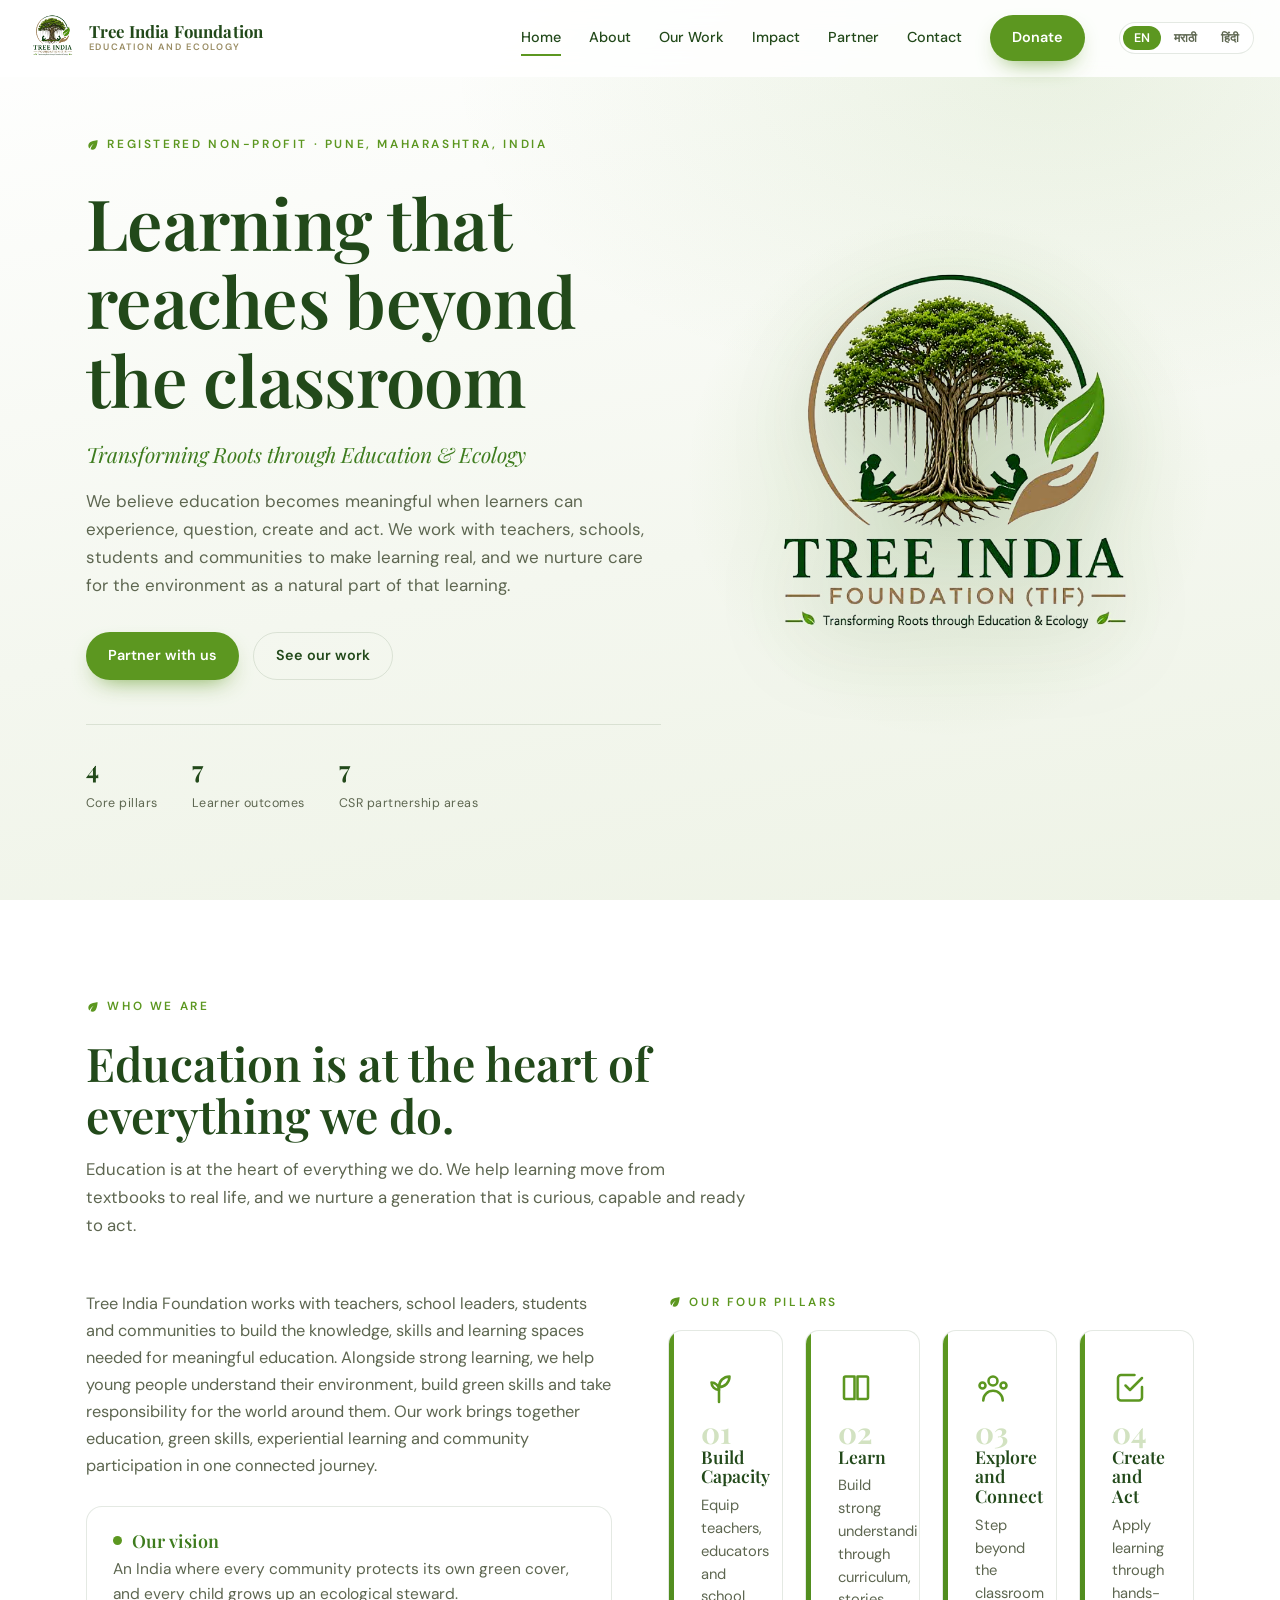
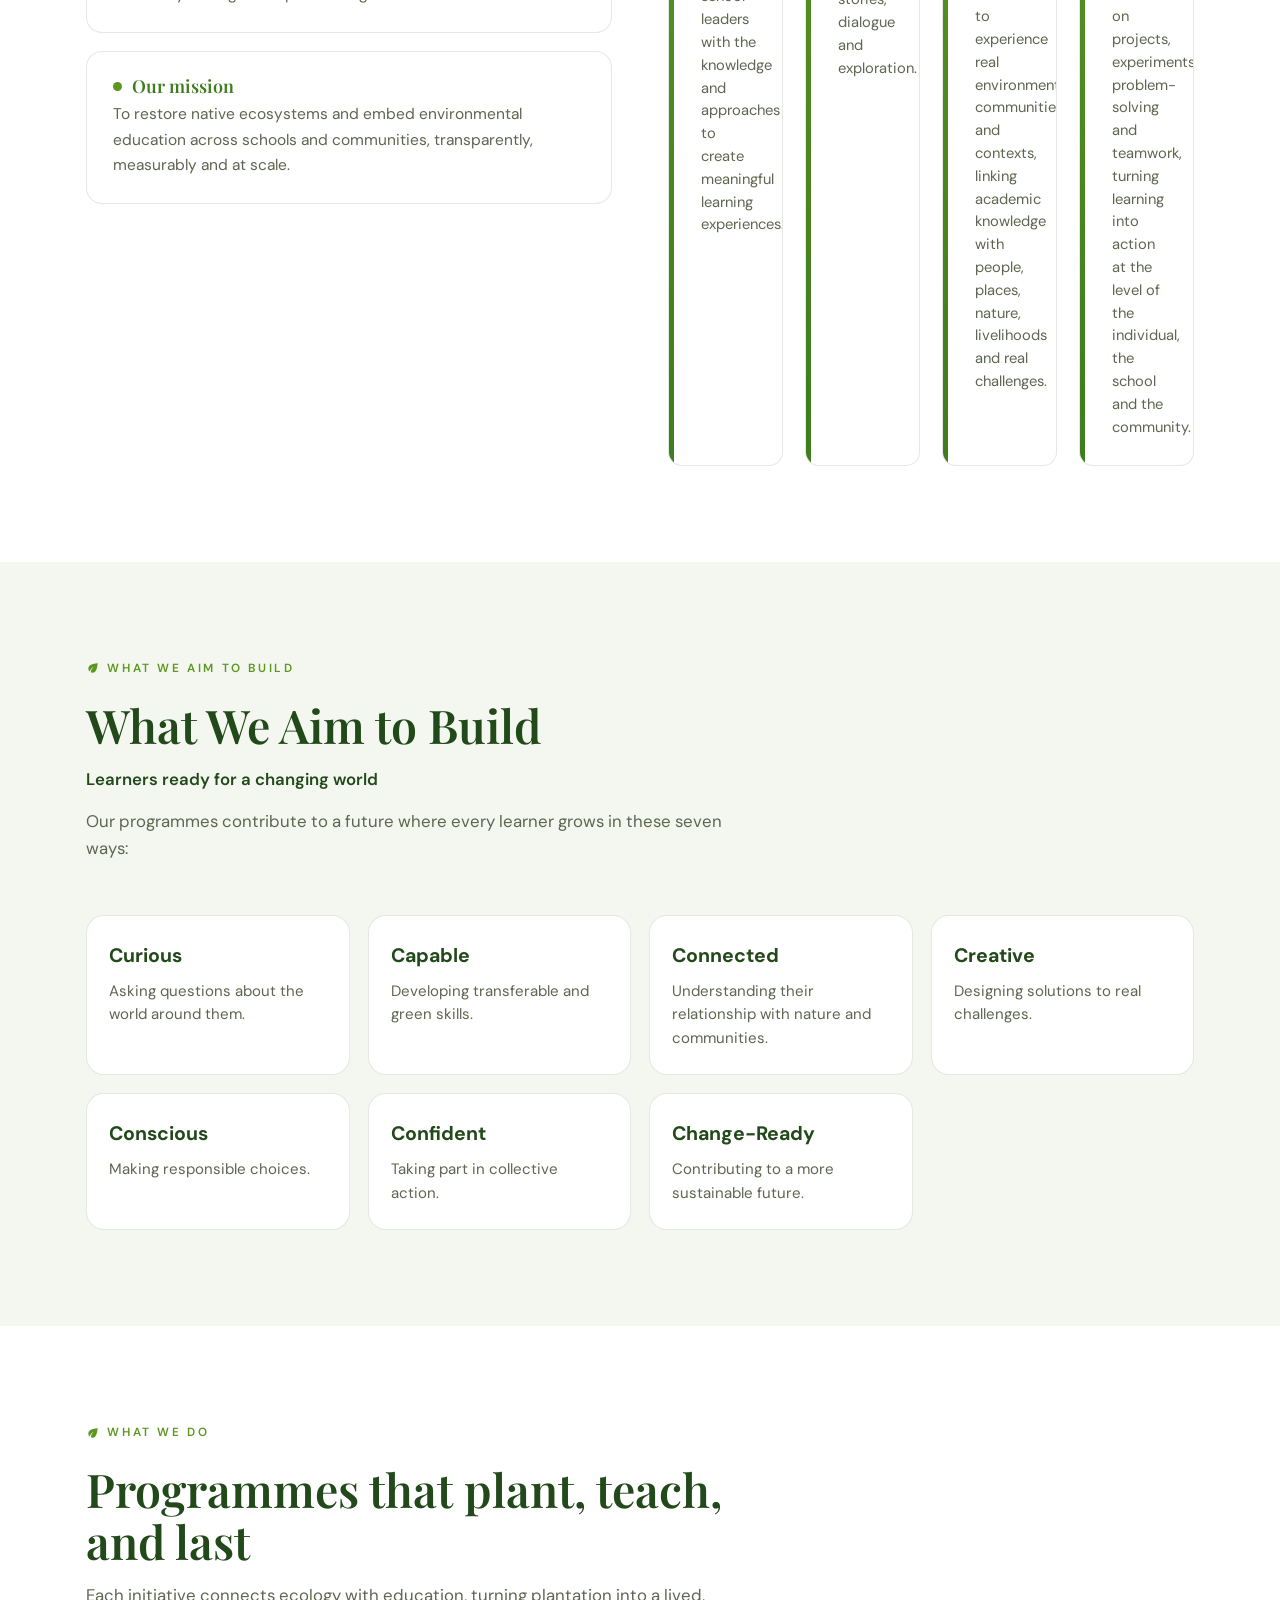
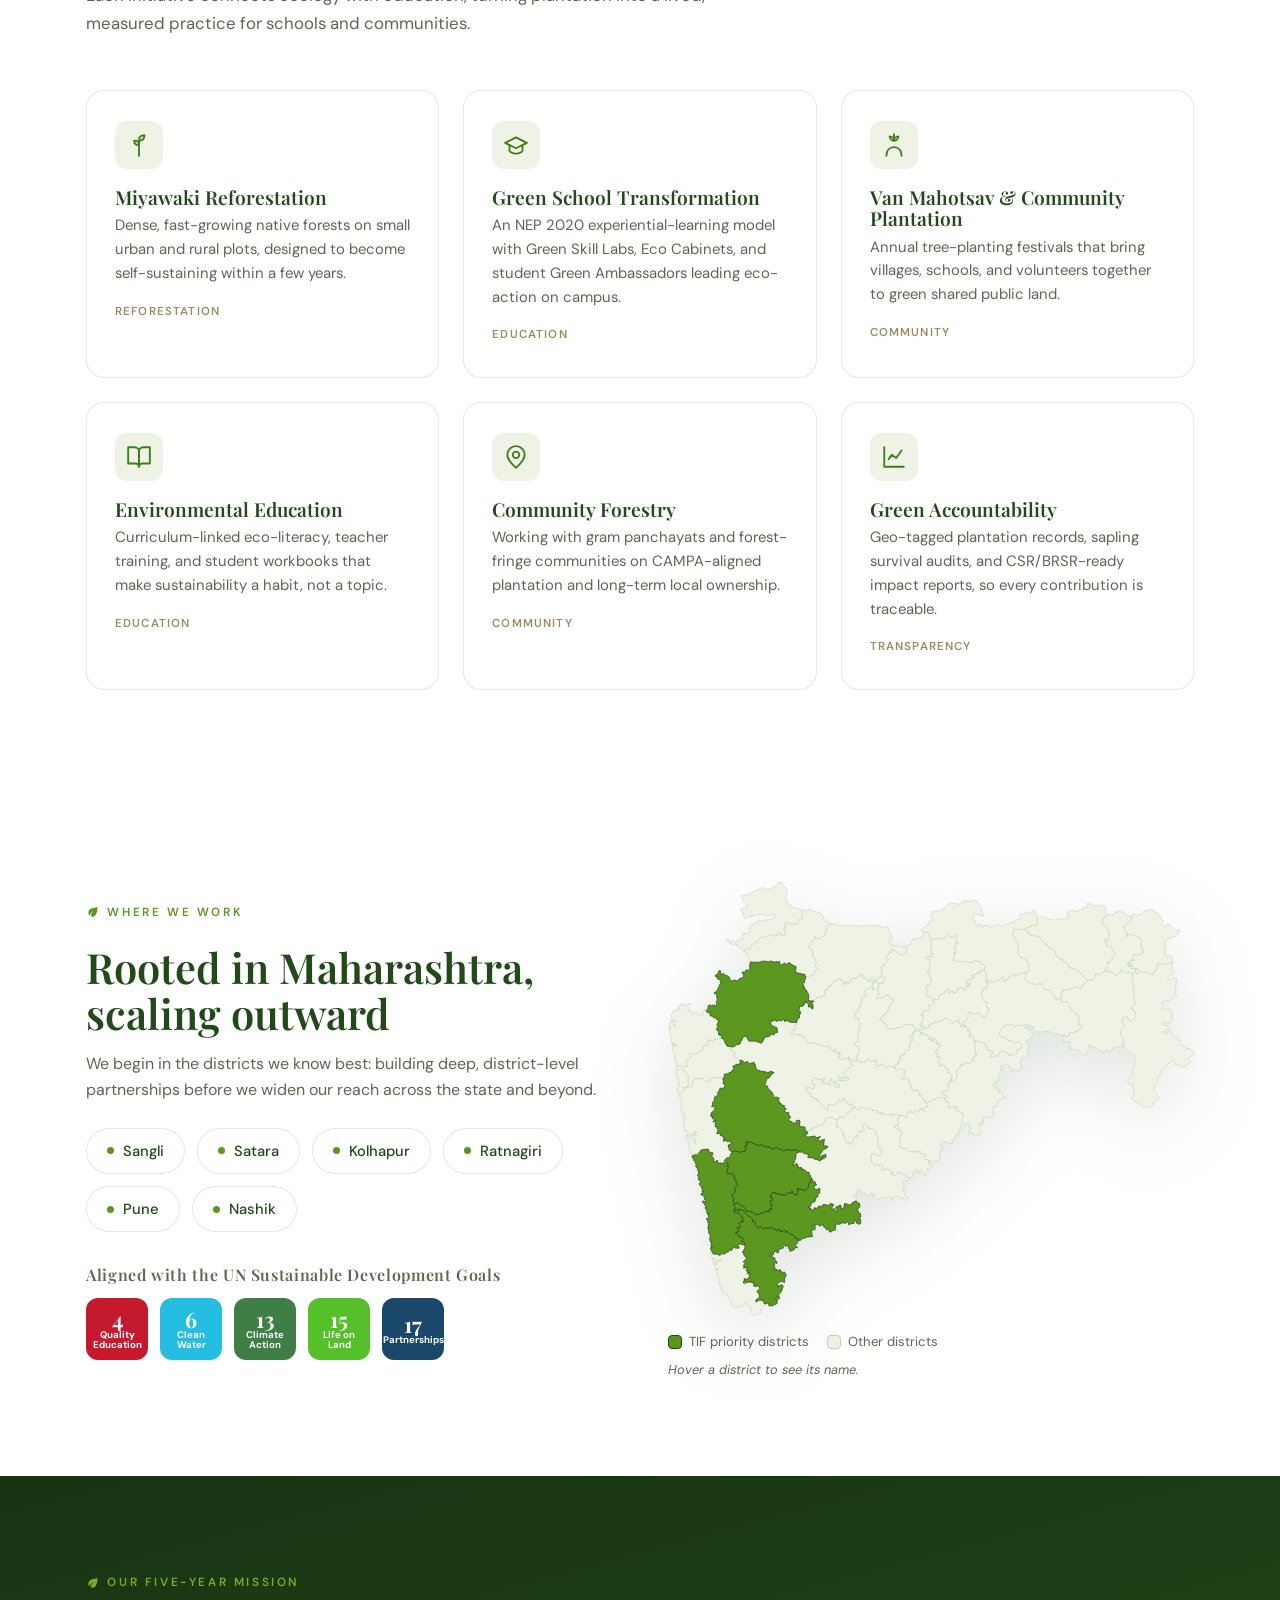
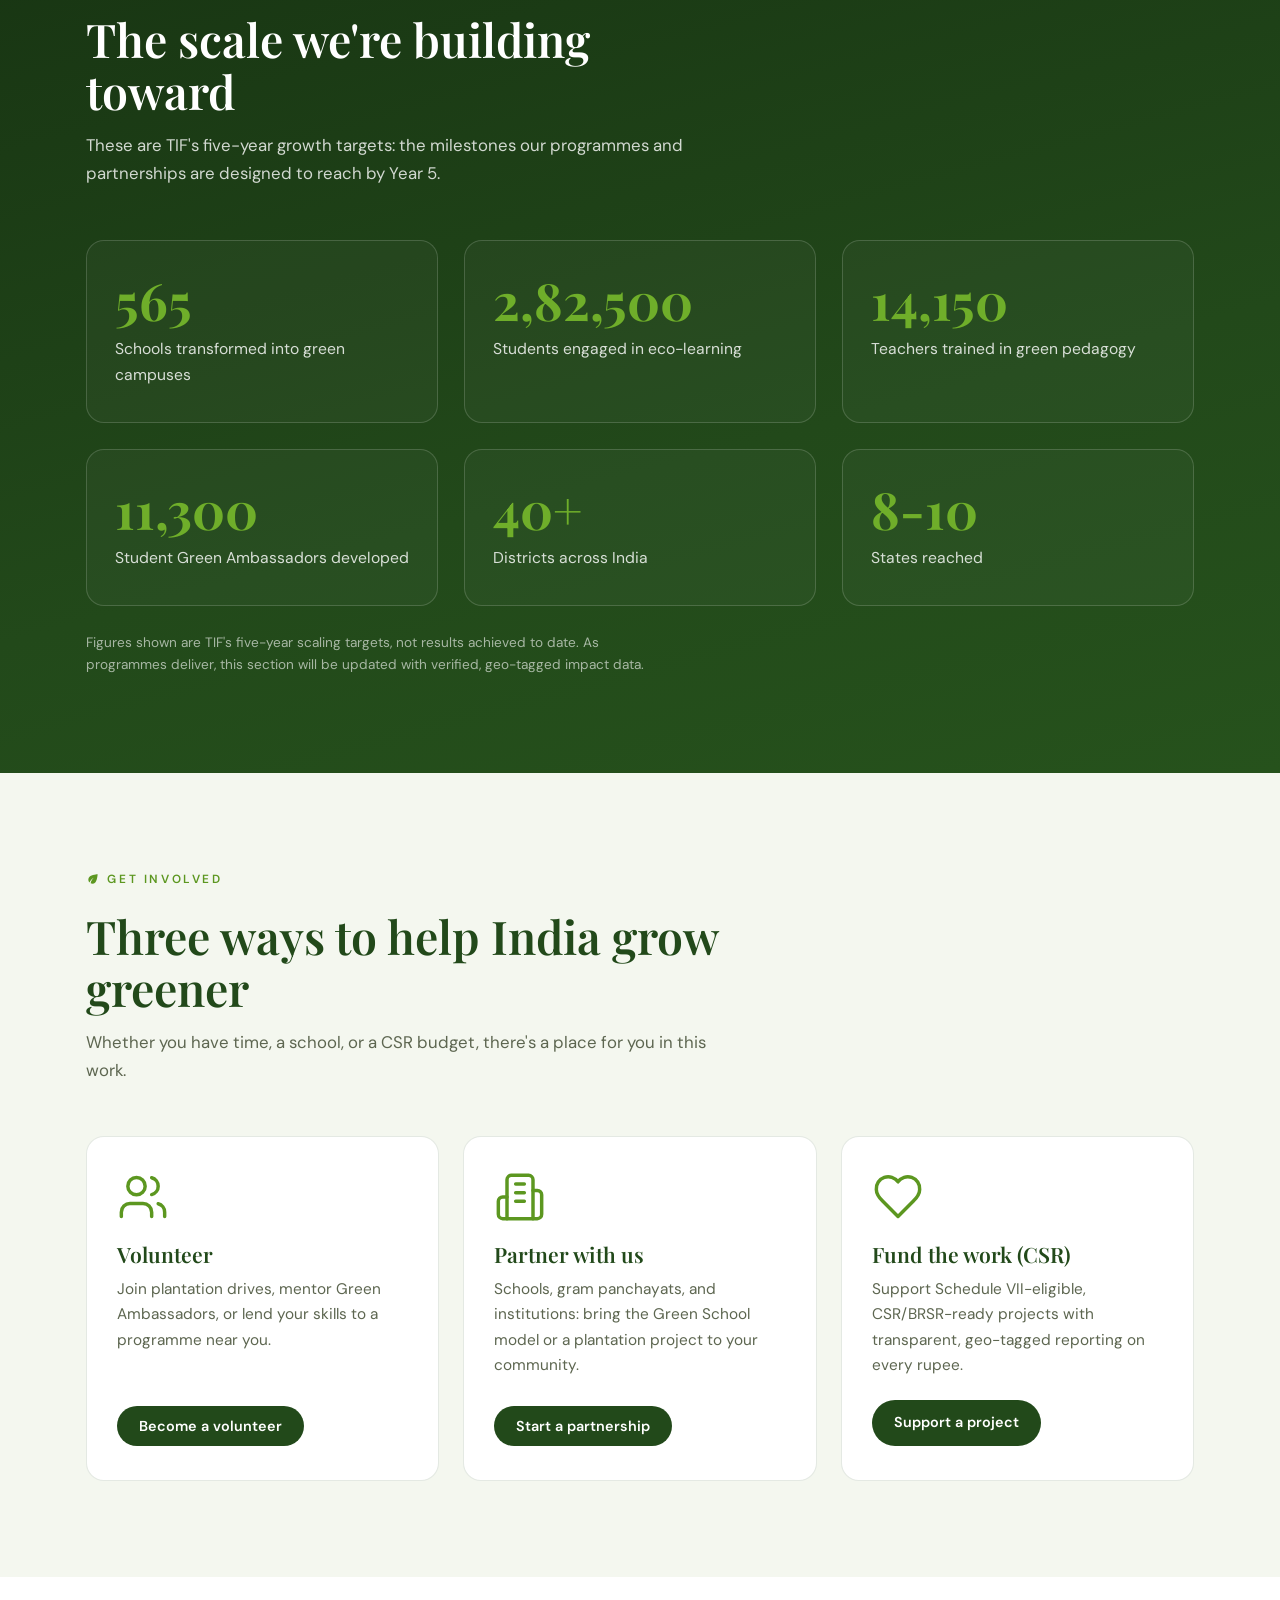
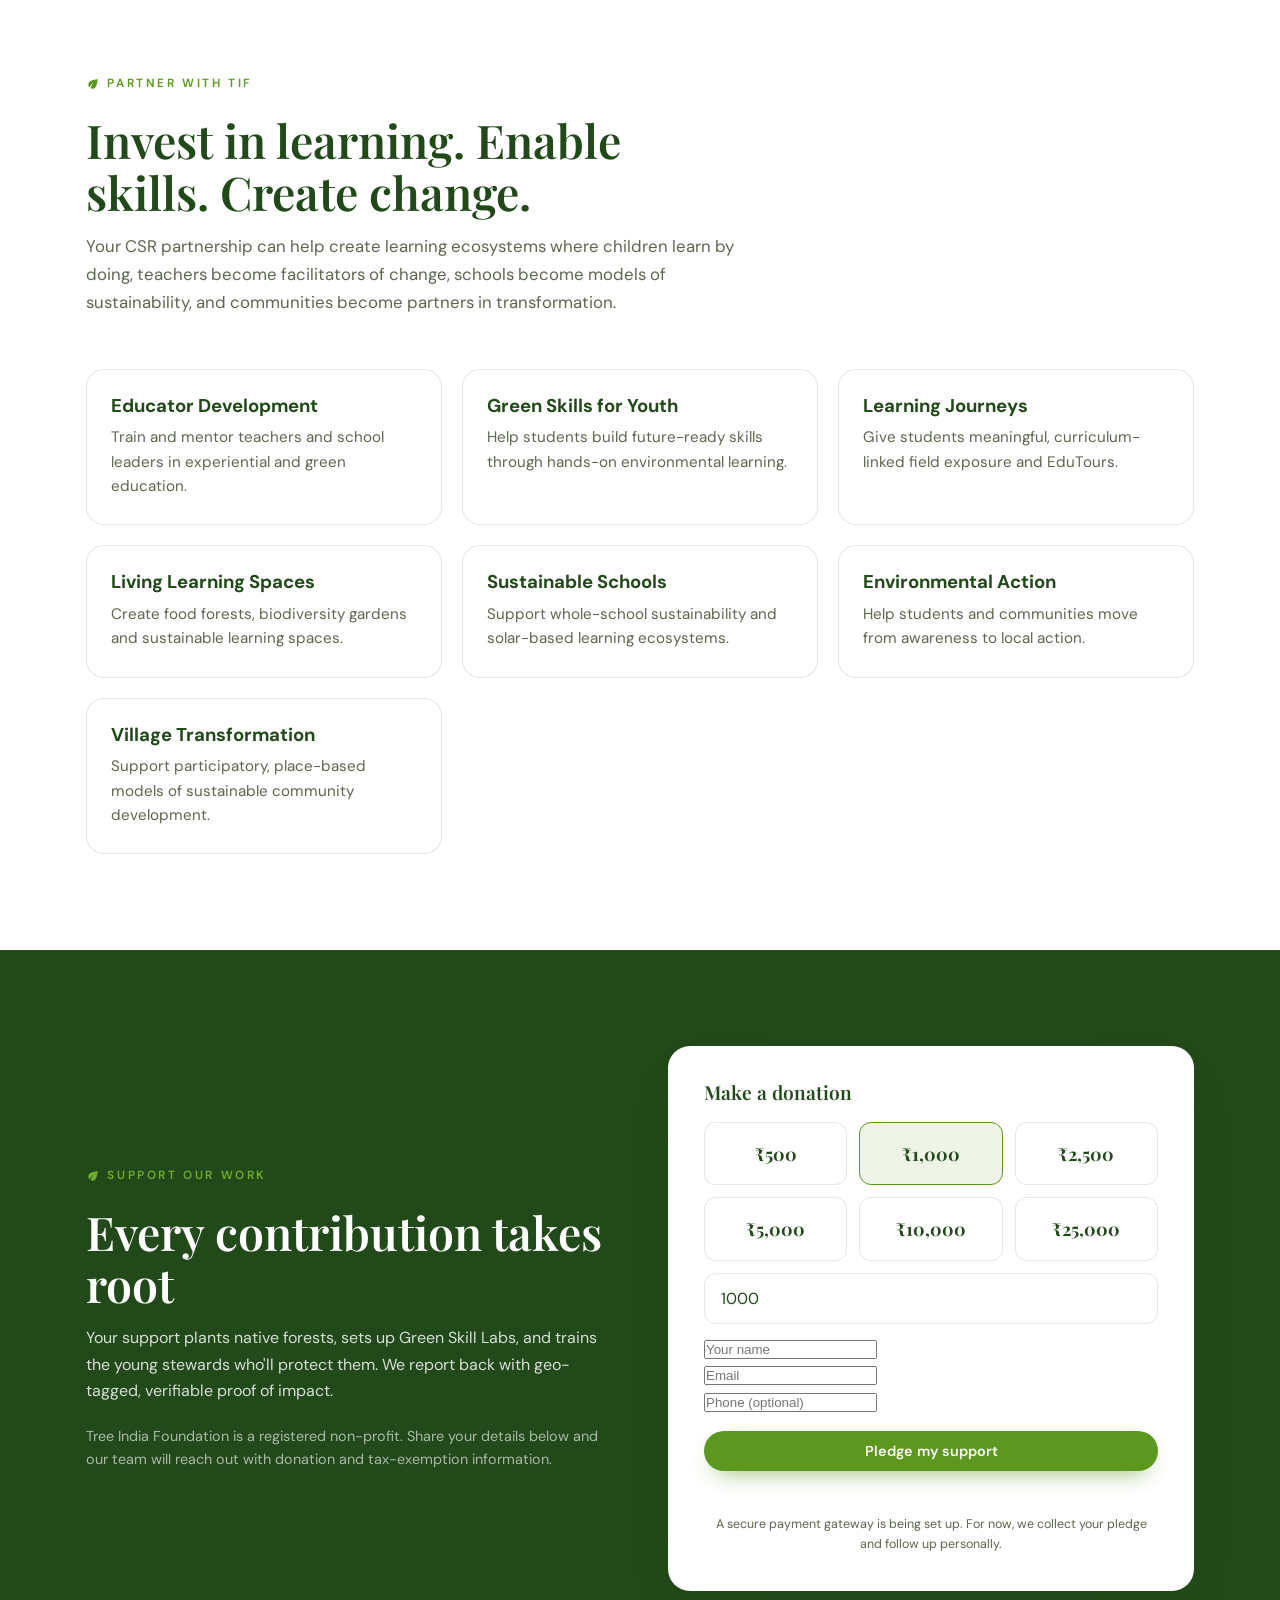
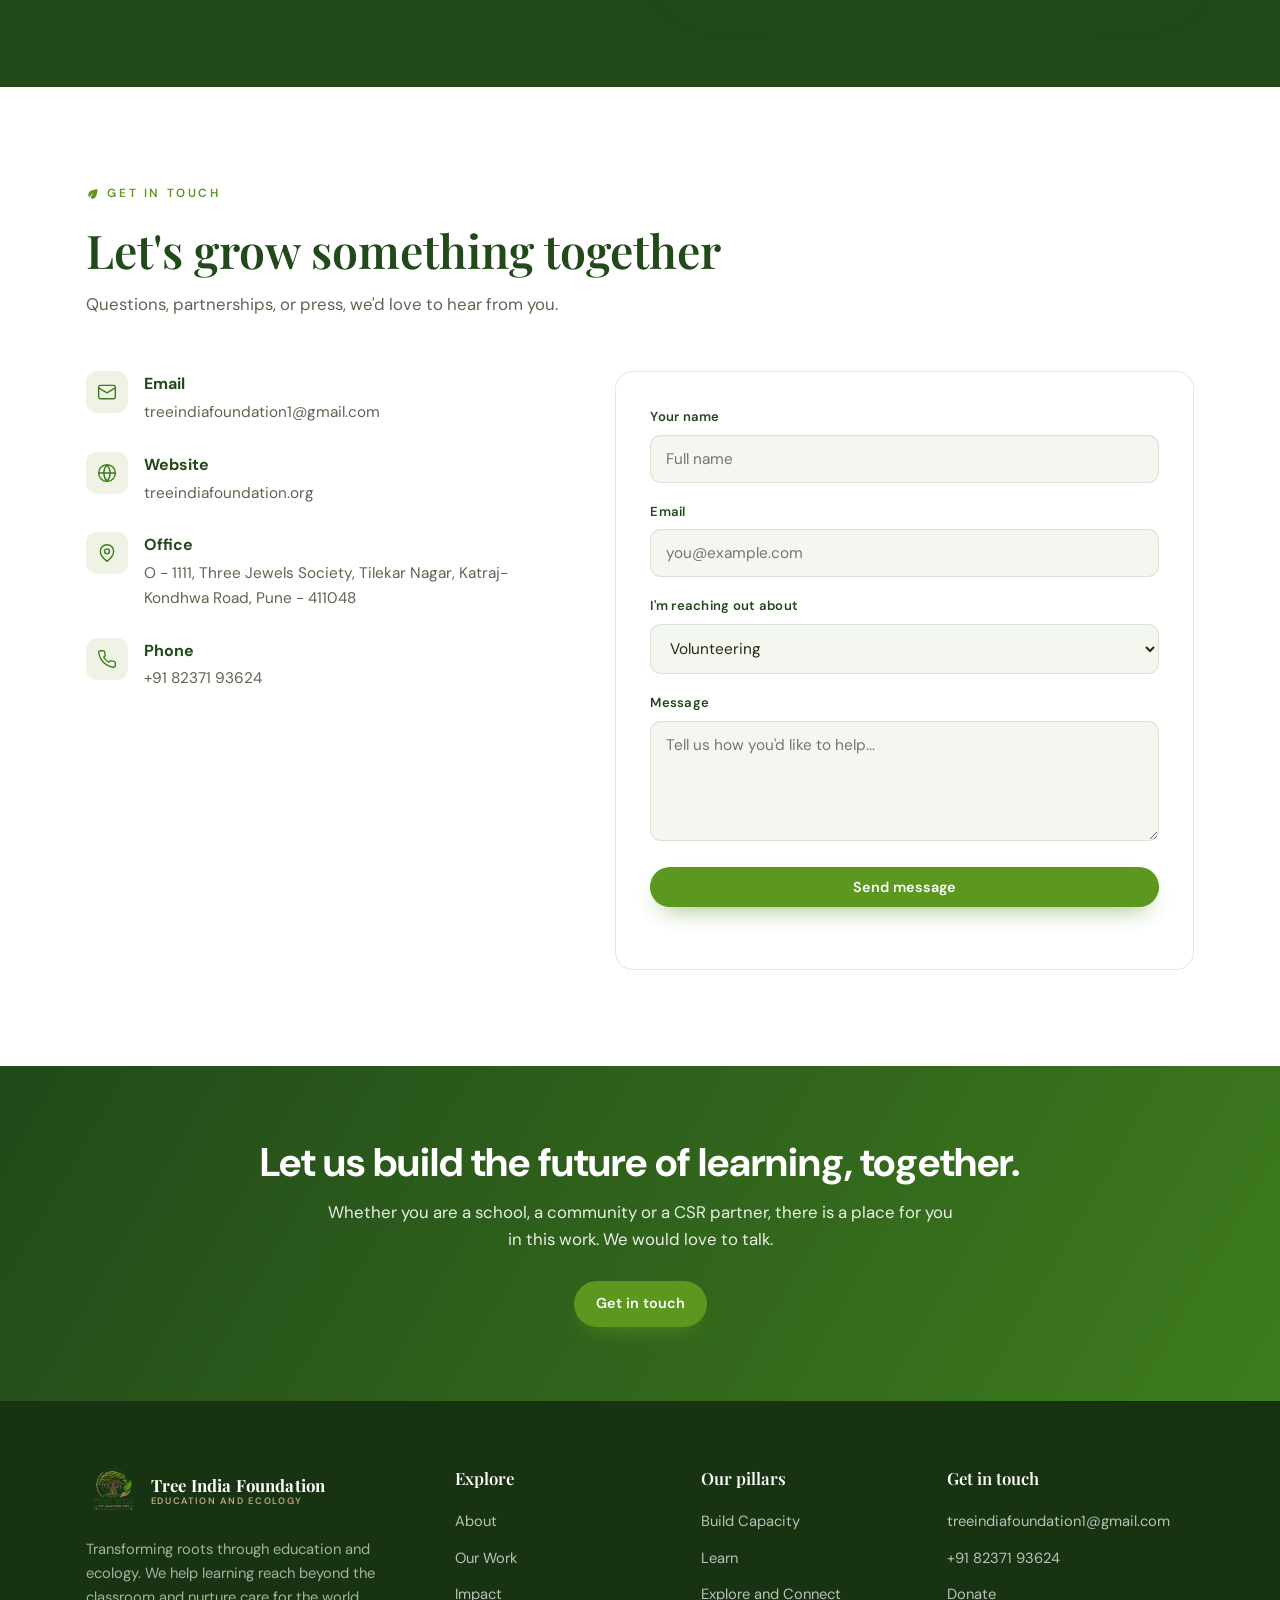
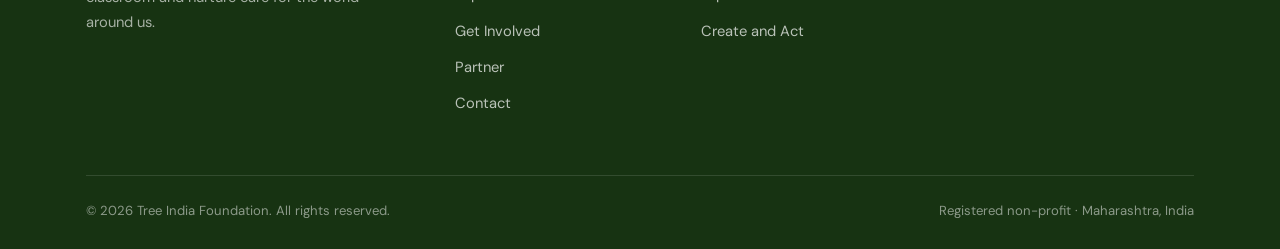
<file: index copy.html>
<!DOCTYPE html>
<html lang="en">
<head>
<meta charset="UTF-8" />
<meta name="viewport" content="width=device-width, initial-scale=1.0, viewport-fit=cover" />
<title>Tree India Foundation | Education and Ecology</title>
<meta name="description" content="Tree India Foundation connects education, green skills, experiential learning and community action to help build a greener, more sustainable India." />
<link rel="canonical" href="https://treeindiafoundation.org/" />
<link rel="alternate" hreflang="en" href="https://treeindiafoundation.org/" />
<link rel="alternate" hreflang="hi" href="https://treeindiafoundation.org/hi/" />
<link rel="alternate" hreflang="mr" href="https://treeindiafoundation.org/mr/" />
<link rel="alternate" hreflang="x-default" href="https://treeindiafoundation.org/" />
<meta property="og:type" content="website" />
<meta property="og:site_name" content="Tree India Foundation" />
<meta property="og:title" content="Tree India Foundation | Education and Ecology" />
<meta property="og:description" content="Tree India Foundation connects education, green skills, experiential learning and community action to help build a greener, more sustainable India." />
<meta property="og:url" content="https://treeindiafoundation.org/" />
<meta property="og:image" content="https://treeindiafoundation.org/assets/TIF_og.jpg" />
<meta property="og:locale" content="en_IN" />
<meta name="twitter:card" content="summary_large_image" />
<meta name="twitter:title" content="Tree India Foundation | Education and Ecology" />
<meta name="twitter:description" content="Tree India Foundation connects education, green skills, experiential learning and community action to help build a greener, more sustainable India." />
<meta name="twitter:image" content="https://treeindiafoundation.org/assets/TIF_og.jpg" />
<link rel="icon" type="image/png" href="/assets/TIF_favicon.png" />
<link rel="preconnect" href="https://fonts.googleapis.com" />
<link rel="preconnect" href="https://fonts.gstatic.com" crossorigin />
<link href="https://fonts.googleapis.com/css2?family=Playfair+Display:ital,wght@0,500;0,600;0,700;1,500&family=DM+Sans:opsz,wght@9..40,300;9..40,400;9..40,500;9..40,600;9..40,700&display=swap" rel="stylesheet" />
<link rel="stylesheet" href="/css/styles.css" />
<script type="application/ld+json">{"@context": "https://schema.org", "@graph": [{"@type": ["NGO", "Organization"], "@id": "https://treeindiafoundation.org/#org", "name": "Tree India Foundation", "url": "https://treeindiafoundation.org", "logo": "https://treeindiafoundation.org/assets/TIF_Logo_Transparent.png", "email": "treeindiafoundation1@gmail.com", "telephone": "+918237193624", "address": {"@type": "PostalAddress", "streetAddress": "O - 1111, Three Jewels Society, Tilekar Nagar, Katraj-Kondhwa Road", "addressLocality": "Pune", "addressRegion": "Maharashtra", "postalCode": "411048", "addressCountry": "IN"}, "contactPoint": {"@type": "ContactPoint", "telephone": "+918237193624", "email": "treeindiafoundation1@gmail.com", "contactType": "customer support", "availableLanguage": ["English", "Hindi", "Marathi"]}}, {"@type": "WebSite", "@id": "https://treeindiafoundation.org/#website", "url": "https://treeindiafoundation.org", "name": "Tree India Foundation", "publisher": {"@id": "https://treeindiafoundation.org/#org"}, "inLanguage": ["en", "hi", "mr"]}, {"@type": "WebPage", "@id": "https://treeindiafoundation.org/#webpage", "url": "https://treeindiafoundation.org/", "name": "Tree India Foundation | Education and Ecology", "description": "Tree India Foundation connects education, green skills, experiential learning and community action to help build a greener, more sustainable India.", "isPartOf": {"@id": "https://treeindiafoundation.org/#website"}, "about": {"@id": "https://treeindiafoundation.org/#org"}, "inLanguage": "en"}]}</script>
</head>
<body>
<header class="nav" id="nav">
  <a href="#home" class="brand" aria-label="Tree India Foundation home">
    <img class="mark" src="/assets/TIF_Logo_Transparent.png" alt="Tree India Foundation logo" width="150" height="150" />
    <span class="wordmark"><b>Tree India Foundation</b><span>Education and Ecology</span></span>
  </a>
  <nav class="menu" id="menu">
    <a href="#home" class="link">Home</a>
    <a href="#about" class="link">About</a>
    <a href="#work" class="link">Our Work</a>
    <a href="#impact" class="link">Impact</a>
    <a href="#partner" class="link">Partner</a>
    <a href="#contact" class="link">Contact</a>
    <a href="#donate" class="btn btn-leaf">Donate</a>
    <div class="lang-switch" id="langSwitch" role="group" aria-label="Language">
      <a href="/" data-base="/" class="ls-active">EN</a>
      <a href="/mr/" data-base="/mr/">मराठी</a>
      <a href="/hi/" data-base="/hi/">हिंदी</a>
    </div>
  </nav>
  <button class="hamburger" id="hamburger" aria-label="Menu" aria-expanded="false"><span></span><span></span><span></span></button>
</header>
<section class="hero" id="home">
  <div class="wrap hero-grid">
    <div class="reveal in">
      <span class="eyebrow">Registered Non-Profit · Pune, Maharashtra, India</span>
      <h1>Learning that reaches beyond the classroom</h1>
      <p class="tagline">Transforming Roots through Education &amp; Ecology</p>
      <p class="lead">We believe education becomes meaningful when learners can experience, question, create and act. We work with teachers, schools, students and communities to make learning real, and we nurture care for the environment as a natural part of that learning.</p>
      <div class="hero-cta">
        <a href="#partner" class="btn btn-leaf">Partner with us</a>
        <a href="#work" class="btn btn-outline">See our work</a>
      </div>
      <div class="hero-strip">
        <div class="s"><b>4</b><span>Core pillars</span></div>
        <div class="s"><b>7</b><span>Learner outcomes</span></div>
        <div class="s"><b>7</b><span>CSR partnership areas</span></div>
      </div>
    </div>
    <div class="hero-art reveal in">
      <div class="halo"></div>
      <img src="/assets/TIF_Logo_Transparent.png" alt="Tree India Foundation banyan emblem" width="520" height="522" />
    </div>
  </div>
</section>
<section id="about">
  <div class="wrap">
    <div class="section-head reveal">
      <span class="eyebrow">Who we are</span>
      <h2>Education is at the heart of everything we do.</h2>
      <p>Education is at the heart of everything we do. We help learning move from textbooks to real life, and we nurture a generation that is curious, capable and ready to act.</p>
    </div>
    <div class="about-grid">
      <div class="reveal">
        <p style="color:var(--muted);font-size:1.02rem">Tree India Foundation works with teachers, school leaders, students and communities to build the knowledge, skills and learning spaces needed for meaningful education. Alongside strong learning, we help young people understand their environment, build green skills and take responsibility for the world around them. Our work brings together education, green skills, experiential learning and community participation in one connected journey.</p>
        <div class="vm">
          <div class="card"><h4><span class="dot"></span><span>Our vision</span></h4><p>An India where every community protects its own green cover, and every child grows up an ecological steward.</p></div>
          <div class="card"><h4><span class="dot"></span><span>Our mission</span></h4><p>To restore native ecosystems and embed environmental education across schools and communities, transparently, measurably and at scale.</p></div>
        </div>
      </div>
      <div class="reveal">
        <span class="eyebrow" style="margin-bottom:18px">Our four pillars</span>
        <div class="pillars"><div class="pillar"><div class="ic"><svg viewBox="0 0 24 24" fill="none" stroke="currentColor" stroke-width="1.7" stroke-linecap="round" stroke-linejoin="round"><path d="M12 22V12"/><path d="M12 12c0-4 3-7 7-7 0 4-3 7-7 7Z"/><path d="M12 14c0-3-2.5-5-5-5 0 3 2.5 5 5 5Z"/></svg></div><span class="n">01</span><h4>Build Capacity</h4><p>Equip teachers, educators and school leaders with the knowledge and approaches to create meaningful learning experiences.</p></div><div class="pillar"><div class="ic"><svg viewBox="0 0 24 24" fill="none" stroke="currentColor" stroke-width="1.7" stroke-linecap="round" stroke-linejoin="round"><path d="M4 19V6a1 1 0 0 1 1-1h6v15H5a1 1 0 0 1-1-1Z"/><path d="M20 19V6a1 1 0 0 0-1-1h-6v15h6a1 1 0 0 0 1-1Z"/></svg></div><span class="n">02</span><h4>Learn</h4><p>Build strong understanding through curriculum, stories, dialogue and exploration.</p></div><div class="pillar"><div class="ic"><svg viewBox="0 0 24 24" fill="none" stroke="currentColor" stroke-width="1.7" stroke-linecap="round" stroke-linejoin="round"><circle cx="12" cy="8" r="3"/><path d="M5.5 21a6.5 6.5 0 0 1 13 0"/><circle cx="5" cy="11" r="2"/><circle cx="19" cy="11" r="2"/></svg></div><span class="n">03</span><h4>Explore and Connect</h4><p>Step beyond the classroom to experience real environments, communities and contexts, linking academic knowledge with people, places, nature, livelihoods and real challenges.</p></div><div class="pillar"><div class="ic"><svg viewBox="0 0 24 24" fill="none" stroke="currentColor" stroke-width="1.7" stroke-linecap="round" stroke-linejoin="round"><path d="m9 11 3 3 8-8"/><path d="M20 12v7a2 2 0 0 1-2 2H6a2 2 0 0 1-2-2V6a2 2 0 0 1 2-2h9"/></svg></div><span class="n">04</span><h4>Create and Act</h4><p>Apply learning through hands-on projects, experiments, problem-solving and teamwork, turning learning into action at the level of the individual, the school and the community.</p></div></div>
      </div>
    </div>
  </div>
</section>
<section id="aim" class="bg-soft">
  <div class="wrap">
    <div class="section-head reveal">
      <span class="eyebrow">What we aim to build</span>
      <h2>What We Aim to Build</h2>
      <p style="font-weight:600;color:var(--forest)">Learners ready for a changing world</p>
      <p>Our programmes contribute to a future where every learner grows in these seven ways:</p>
    </div>
    <div class="aim-grid"><div class="aim-card reveal"><span class="c">Curious</span><p>Asking questions about the world around them.</p></div><div class="aim-card reveal"><span class="c">Capable</span><p>Developing transferable and green skills.</p></div><div class="aim-card reveal"><span class="c">Connected</span><p>Understanding their relationship with nature and communities.</p></div><div class="aim-card reveal"><span class="c">Creative</span><p>Designing solutions to real challenges.</p></div><div class="aim-card reveal"><span class="c">Conscious</span><p>Making responsible choices.</p></div><div class="aim-card reveal"><span class="c">Confident</span><p>Taking part in collective action.</p></div><div class="aim-card reveal"><span class="c">Change-Ready</span><p>Contributing to a more sustainable future.</p></div></div>
  </div>
</section>
<section id="work">
  <div class="wrap">
    <div class="section-head reveal"><span class="eyebrow">What we do</span><h2>Programmes that plant, teach, and last</h2><p>Each initiative connects ecology with education, turning plantation into a lived, measured practice for schools and communities.</p></div>
    <div class="prog-grid"><div class="prog reveal"><div class="ic"><svg viewBox="0 0 24 24" fill="none" stroke="currentColor" stroke-width="1.7" stroke-linecap="round" stroke-linejoin="round"><path d="M12 22V8"/><path d="M12 8c0-3 2-5 5-5 0 3-2 5-5 5Z"/><path d="M12 12c0-2.5-2-4-4.5-4C7.5 10.5 9.5 12 12 12Z"/></svg></div><h3>Miyawaki Reforestation</h3><p>Dense, fast-growing native forests on small urban and rural plots, designed to become self-sustaining within a few years.</p><span class="tag">Reforestation</span></div><div class="prog reveal"><div class="ic"><svg viewBox="0 0 24 24" fill="none" stroke="currentColor" stroke-width="1.7" stroke-linecap="round" stroke-linejoin="round"><path d="M22 10 12 5 2 10l10 5 10-5Z"/><path d="M6 12v5c0 1 2.5 3 6 3s6-2 6-3v-5"/></svg></div><h3>Green School Transformation</h3><p>An NEP 2020 experiential-learning model with Green Skill Labs, Eco Cabinets, and student Green Ambassadors leading eco-action on campus.</p><span class="tag">Education</span></div><div class="prog reveal"><div class="ic"><svg viewBox="0 0 24 24" fill="none" stroke="currentColor" stroke-width="1.7" stroke-linecap="round" stroke-linejoin="round"><path d="M12 2v6"/><path d="M12 8a4 4 0 0 0 4-4 4 4 0 0 0-4 4Z"/><path d="M12 8a4 4 0 0 1-4-4 4 4 0 0 1 4 4Z"/><path d="M5 22c0-5 3-8 7-8s7 3 7 8"/></svg></div><h3>Van Mahotsav &amp; Community Plantation</h3><p>Annual tree-planting festivals that bring villages, schools, and volunteers together to green shared public land.</p><span class="tag">Community</span></div><div class="prog reveal"><div class="ic"><svg viewBox="0 0 24 24" fill="none" stroke="currentColor" stroke-width="1.7" stroke-linecap="round" stroke-linejoin="round"><path d="M2 3h6a4 4 0 0 1 4 4v14a3 3 0 0 0-3-3H2Z"/><path d="M22 3h-6a4 4 0 0 0-4 4v14a3 3 0 0 1 3-3h7Z"/></svg></div><h3>Environmental Education</h3><p>Curriculum-linked eco-literacy, teacher training, and student workbooks that make sustainability a habit, not a topic.</p><span class="tag">Education</span></div><div class="prog reveal"><div class="ic"><svg viewBox="0 0 24 24" fill="none" stroke="currentColor" stroke-width="1.7" stroke-linecap="round" stroke-linejoin="round"><circle cx="12" cy="10" r="3"/><path d="M12 2a8 8 0 0 0-8 8c0 5 8 12 8 12s8-7 8-12a8 8 0 0 0-8-8Z"/></svg></div><h3>Community Forestry</h3><p>Working with gram panchayats and forest-fringe communities on CAMPA-aligned plantation and long-term local ownership.</p><span class="tag">Community</span></div><div class="prog reveal"><div class="ic"><svg viewBox="0 0 24 24" fill="none" stroke="currentColor" stroke-width="1.7" stroke-linecap="round" stroke-linejoin="round"><path d="M3 3v18h18"/><path d="m7 14 3-4 4 3 5-7"/></svg></div><h3>Green Accountability</h3><p>Geo-tagged plantation records, sapling survival audits, and CSR/BRSR-ready impact reports, so every contribution is traceable.</p><span class="tag">Transparency</span></div></div>
  </div>
</section>
<section id="where">
  <div class="wrap work-grid">
    <div class="reveal">
      <span class="eyebrow">Where we work</span>
      <h2 style="font-size:clamp(1.8rem,3.5vw,2.6rem);margin-top:16px">Rooted in Maharashtra, scaling outward</h2>
      <p style="color:var(--muted);margin-top:14px">We begin in the districts we know best: building deep, district-level partnerships before we widen our reach across the state and beyond.</p>
      <div class="districts"><span class="chip"><span class="pin"></span><span>Sangli</span></span><span class="chip"><span class="pin"></span><span>Satara</span></span><span class="chip"><span class="pin"></span><span>Kolhapur</span></span><span class="chip"><span class="pin"></span><span>Ratnagiri</span></span><span class="chip"><span class="pin"></span><span>Pune</span></span><span class="chip"><span class="pin"></span><span>Nashik</span></span></div>
      <div class="sdg"><h4>Aligned with the UN Sustainable Development Goals</h4><div class="sdg-row"><div class="sdg-badge" style="background:#C5192D"><b>4</b><span>Quality Education</span></div><div class="sdg-badge" style="background:#26BDE2"><b>6</b><span>Clean Water</span></div><div class="sdg-badge" style="background:#3F7E44"><b>13</b><span>Climate Action</span></div><div class="sdg-badge" style="background:#56C02B"><b>15</b><span>Life on Land</span></div><div class="sdg-badge" style="background:#19486A"><b>17</b><span>Partnerships</span></div></div></div>
    </div>
    <div class="reveal">
      <div class="mh-wrap" id="mhWrap"><svg class="mh-map" id="mhMap" viewBox="0 0 1000 824" xmlns="http://www.w3.org/2000/svg" role="img" aria-label="Map of Maharashtra districts">
          <path class="mh-other" data-d="Gondia" d="M946.8 155.6L941.5 154.9L938.3 157.3L931.3 155.4L928.5 167.4L925.1 169.5L924.1 173.5L921.4 173.7L920.4 176.6L910.7 171.7L902.3 172.0L898.0 169.3L894.8 171.2L893.0 175.1L889.9 174.2L888.5 169.2L890.1 165.6L892.0 166.3L892.7 162.6L890.4 164.7L880.3 165.6L883.2 159.7L876.4 161.4L876.8 159.1L874.4 160.4L874.1 154.4L878.5 155.7L880.1 158.9L881.1 158.1L881.6 155.5L874.6 153.6L877.4 150.5L879.9 151.2L881.5 147.7L885.7 149.7L885.8 146.8L881.6 144.5L884.5 141.2L883.7 138.0L891.3 139.1L895.6 136.9L898.5 139.1L901.0 134.2L903.4 133.7L902.8 128.3L899.0 128.2L901.4 122.8L899.5 122.0L900.2 119.8L898.1 119.2L901.2 113.6L899.6 112.4L898.7 106.7L894.0 105.2L893.7 103.1L891.4 104.7L889.7 102.6L886.7 102.7L883.4 99.8L875.0 100.4L874.8 102.6L870.6 103.4L872.6 100.4L871.8 99.5L874.5 99.5L869.8 97.5L871.2 92.8L868.4 91.4L868.4 87.0L866.3 84.4L876.5 77.9L882.0 69.6L881.1 65.0L882.9 61.3L887.3 60.9L891.1 64.1L895.0 61.2L899.8 61.1L905.8 54.2L909.8 54.8L915.8 51.0L917.9 52.9L923.4 53.2L927.2 58.7L929.9 58.6L932.2 61.4L931.1 62.3L936.6 65.3L937.6 69.7L942.2 76.0L939.1 80.2L941.0 84.2L945.4 84.8L946.5 80.8L955.0 81.9L963.8 90.6L966.4 91.4L971.5 89.6L973.7 92.3L965.5 103.4L947.3 110.1L945.0 116.9L946.6 117.8L944.3 120.1L945.9 127.5L942.5 131.4L944.8 133.2L947.3 141.6L957.3 140.8L959.1 155.2L954.4 153.7L946.8 155.6Z"/>
          <path class="mh-other" data-d="Bhandara" d="M881.3 66.0L882.0 69.6L876.5 77.9L866.3 84.4L868.4 87.0L868.4 91.4L871.2 92.8L869.8 97.5L874.5 99.5L871.8 99.5L872.6 100.4L870.6 103.4L874.8 102.6L875.0 100.4L883.4 99.8L886.7 102.7L889.7 102.6L891.4 104.7L893.7 103.1L894.0 105.2L898.7 106.7L899.6 112.4L901.2 113.6L898.1 119.2L900.2 119.8L899.5 122.0L901.4 122.8L899.0 128.2L902.8 128.3L903.4 133.7L901.0 134.2L898.5 139.1L895.6 136.9L891.3 139.1L883.7 138.0L884.5 141.2L881.6 144.5L885.8 146.8L885.7 149.7L881.5 147.7L879.9 151.2L877.4 150.5L874.6 153.6L881.6 155.5L881.1 158.1L880.1 158.9L878.5 155.7L874.1 154.4L873.4 156.0L875.1 157.7L874.4 160.4L876.8 159.1L876.4 161.4L883.2 159.7L880.3 165.6L890.4 164.7L892.7 162.6L892.0 166.3L890.1 165.6L888.5 169.2L888.9 173.8L886.3 171.6L882.5 174.8L877.5 172.3L871.5 173.1L861.6 166.5L860.8 172.2L853.7 174.3L854.0 178.4L844.9 174.0L843.6 171.5L832.6 169.1L834.0 161.3L837.3 157.1L834.9 151.5L839.9 152.5L843.8 149.6L843.8 144.8L847.9 142.0L849.2 137.1L842.2 123.2L839.1 124.0L836.5 121.2L833.9 122.5L832.5 120.8L834.3 120.1L833.7 117.2L829.6 114.7L831.5 111.8L830.1 109.0L837.3 112.5L837.8 108.1L836.4 106.0L839.5 97.0L836.9 93.6L837.0 90.3L830.4 81.5L828.5 81.3L827.5 77.6L824.2 76.6L832.0 64.0L848.8 61.3L849.9 58.5L859.2 55.1L865.8 57.3L870.5 62.4L877.7 66.1L881.3 66.0Z"/>
          <path class="mh-other" data-d="Jalgaon" d="M451.9 135.4L447.7 138.8L439.7 138.0L438.0 135.0L425.6 127.9L424.8 132.1L420.1 135.3L419.3 138.8L415.5 141.8L415.3 144.2L419.6 146.3L419.1 147.7L411.7 156.2L411.5 159.9L407.3 160.2L404.0 163.1L407.7 166.9L405.4 170.6L406.6 179.7L404.1 181.6L400.3 181.1L400.1 183.6L397.4 184.2L397.6 187.0L392.2 187.7L392.1 184.8L388.1 181.0L386.1 182.0L384.9 187.5L386.8 188.5L379.9 188.6L380.1 186.0L376.6 187.0L375.9 182.2L369.3 181.8L369.9 176.2L366.7 175.4L364.3 176.5L364.7 180.4L362.9 181.6L357.9 181.0L358.7 183.3L357.0 183.8L349.5 182.9L347.6 185.1L348.5 189.4L345.7 190.1L344.2 193.4L339.9 190.0L339.8 194.8L338.6 191.7L335.9 192.8L336.5 194.9L332.7 193.9L331.7 186.6L328.9 187.0L328.0 184.3L323.2 184.8L322.9 186.9L319.8 188.1L315.8 186.8L311.9 194.4L312.0 197.4L309.4 196.7L308.6 199.7L303.9 199.6L303.9 204.6L299.6 205.3L297.3 207.8L299.7 215.7L291.7 217.7L291.0 221.1L283.7 217.6L282.8 221.7L276.6 226.0L270.5 226.0L266.5 223.9L268.0 217.7L266.4 211.8L263.2 209.5L264.7 207.2L260.5 203.5L259.3 199.4L256.7 200.1L258.2 196.5L255.7 192.3L259.7 191.3L259.4 186.6L261.4 185.2L261.8 179.6L276.3 176.5L279.1 172.1L278.2 168.2L283.2 164.7L279.5 157.9L282.3 154.3L280.1 150.8L279.8 145.1L276.5 141.9L273.9 141.8L273.7 137.2L276.2 136.5L273.7 128.6L271.1 125.9L265.0 125.5L268.6 122.6L271.7 113.4L280.1 107.6L277.7 103.5L281.2 104.2L285.0 108.3L289.0 107.9L289.7 105.6L296.6 102.7L301.7 91.9L299.2 88.6L302.5 87.9L300.9 86.2L303.9 80.9L320.4 79.5L320.8 83.2L327.8 81.1L330.9 83.9L347.6 82.9L350.5 85.2L358.1 82.3L360.1 84.4L365.8 84.4L372.9 82.7L385.5 84.2L391.9 81.9L395.0 83.5L401.3 82.5L411.6 87.8L417.4 84.9L421.4 95.7L423.2 95.9L425.1 99.8L422.9 103.3L425.8 104.1L427.2 108.9L426.6 111.1L421.9 109.9L419.2 111.1L422.2 117.0L426.4 119.2L426.0 122.4L437.3 120.9L439.7 123.5L452.4 122.8L454.1 128.3L451.9 135.4Z"/>
          <path class="mh-other" data-d="Wardha" d="M677.2 90.1L686.3 94.8L685.3 97.2L687.8 97.7L688.5 100.4L700.6 103.5L702.5 102.2L706.3 104.2L715.7 117.6L721.1 118.6L722.9 124.2L726.4 125.0L727.5 128.1L730.4 127.8L736.5 131.9L737.4 139.3L743.3 143.9L742.2 144.8L743.7 146.6L747.5 147.8L749.7 146.3L751.7 147.7L753.7 153.9L755.5 152.5L759.2 153.5L759.2 157.1L763.1 158.9L762.7 162.2L782.2 168.9L782.4 172.5L787.0 173.7L792.6 183.9L796.5 185.9L796.1 189.8L790.3 194.8L788.9 199.4L786.7 198.9L784.1 202.9L772.6 198.8L769.9 202.9L768.2 201.0L765.8 201.7L764.1 205.8L757.6 204.6L752.4 206.6L751.0 205.0L749.6 206.0L751.1 207.7L747.5 209.8L749.3 219.3L745.4 222.2L738.0 223.0L734.3 220.8L734.4 215.9L726.8 207.0L727.0 204.9L716.6 204.2L713.3 201.0L710.2 193.3L698.1 195.1L682.2 188.9L680.3 186.5L678.6 177.9L681.9 171.5L683.9 169.7L684.5 171.1L686.3 166.1L683.9 158.1L686.9 155.8L686.5 154.0L683.8 154.7L679.6 147.1L674.3 144.2L670.5 144.8L668.9 139.9L665.8 138.4L664.9 127.6L666.7 126.3L666.7 122.7L664.0 117.8L665.9 114.7L659.6 109.6L660.1 106.9L654.8 99.8L655.8 96.9L658.2 96.3L656.4 93.8L657.6 87.0L667.4 90.1L677.2 90.1Z"/>
          <path class="mh-other" data-d="Buldhana" d="M406.6 177.6L405.4 170.6L407.7 166.9L404.0 163.1L407.3 160.2L411.5 159.9L411.7 156.2L419.1 147.7L419.6 146.3L415.3 144.2L415.5 141.8L419.3 138.8L420.1 135.3L424.8 132.1L425.6 127.9L438.0 135.0L439.7 138.0L447.7 138.8L451.9 135.4L454.1 128.3L452.0 122.4L455.9 121.2L455.6 119.4L461.1 118.7L460.5 117.0L463.3 115.0L462.3 114.2L465.3 107.8L470.1 109.2L474.4 106.9L481.4 108.8L483.6 102.1L486.0 101.6L486.2 96.5L493.6 95.4L496.6 100.4L496.3 103.9L498.1 104.3L498.9 108.0L500.7 107.7L499.7 109.0L501.5 119.1L499.7 121.7L501.1 123.2L498.6 127.5L502.7 130.2L500.2 133.0L501.0 136.0L504.3 136.5L504.0 138.1L501.5 137.3L499.9 141.2L501.4 141.8L501.0 144.3L496.2 141.6L489.6 143.0L493.9 147.4L496.1 146.8L498.5 150.8L496.0 157.8L499.7 161.2L497.2 166.0L498.4 168.3L495.2 169.0L493.4 172.2L495.5 172.6L494.6 176.6L498.0 177.4L496.8 179.9L499.3 180.3L498.1 183.4L500.8 183.3L501.6 185.3L499.1 186.8L500.7 187.3L499.2 194.3L496.3 197.1L494.9 197.4L493.9 194.4L491.7 196.6L492.1 200.1L489.9 201.6L494.0 209.6L491.8 211.2L490.6 215.5L501.9 220.3L501.1 223.4L505.2 224.7L505.7 229.9L501.0 234.6L496.4 234.1L497.6 244.2L486.9 244.5L484.6 251.8L482.3 250.1L481.5 254.1L486.1 254.5L484.1 262.6L486.0 263.7L482.7 266.3L483.0 269.2L479.4 270.4L479.9 274.4L485.9 274.4L481.0 281.0L471.0 280.3L470.6 277.9L465.4 274.2L465.7 270.8L455.4 270.8L453.3 272.9L450.3 269.8L448.8 273.9L441.7 277.5L436.7 276.4L422.2 280.3L421.5 278.0L417.6 279.0L415.3 275.9L415.4 271.8L413.0 271.0L411.6 267.4L407.1 266.4L407.3 264.0L404.6 264.0L401.4 260.8L408.7 257.4L408.1 253.1L414.1 251.3L412.0 249.8L412.6 248.1L417.2 248.4L419.0 239.7L424.0 234.3L422.0 232.1L426.0 230.1L429.3 222.2L422.9 222.1L423.7 220.9L421.2 220.2L421.1 216.5L417.0 216.1L416.2 213.7L411.5 217.4L409.6 221.5L401.9 220.2L399.6 222.3L396.4 220.6L398.7 213.3L401.8 213.3L398.5 205.8L400.4 201.0L398.6 196.3L402.5 192.5L408.0 192.8L407.7 190.0L410.2 189.4L411.0 186.4L409.6 178.9L406.6 177.6Z"/>
          <path class="mh-other" data-d="Akola" d="M505.2 224.7L501.1 223.4L501.9 220.3L490.6 215.5L491.8 211.2L494.0 209.6L489.9 201.6L492.1 200.1L491.7 196.6L493.9 194.4L494.9 197.4L496.3 197.1L499.2 194.3L500.7 187.3L499.1 186.8L501.6 185.3L500.8 183.3L498.1 183.4L499.3 180.3L496.8 179.9L498.0 177.4L494.6 176.6L495.5 172.6L493.4 172.2L495.2 169.0L498.4 168.3L497.2 166.0L499.7 161.2L496.0 157.8L498.5 150.8L496.1 146.8L493.9 147.4L489.6 143.0L496.2 141.6L501.0 144.3L501.4 141.8L499.9 141.2L501.5 137.3L504.0 138.1L504.3 136.5L501.0 136.0L500.1 133.3L502.7 130.2L498.6 127.5L500.8 125.7L499.7 121.7L501.5 119.1L499.7 109.0L500.7 107.7L501.7 109.0L517.0 106.8L526.9 107.4L527.9 103.2L531.2 100.9L536.8 104.8L543.0 104.2L547.4 101.4L550.2 102.1L548.3 103.9L549.5 106.9L547.4 108.6L546.5 113.9L551.0 114.7L551.0 117.0L548.0 117.3L548.5 123.2L545.3 123.5L545.3 128.2L548.0 130.7L547.4 133.9L543.3 133.9L543.4 135.8L546.6 136.1L543.5 142.7L542.8 150.0L545.7 150.6L546.6 149.1L549.0 151.7L554.0 150.6L561.8 152.1L565.3 150.7L568.0 152.5L579.9 152.6L583.5 147.8L585.2 147.9L584.8 150.3L594.0 151.2L594.2 155.1L601.1 158.1L602.3 160.8L601.2 168.6L597.3 167.4L595.3 170.8L590.2 170.6L592.5 173.0L589.2 173.2L589.0 175.6L586.4 173.3L585.1 175.7L578.6 176.2L577.5 177.9L580.5 178.3L582.9 181.5L576.9 182.4L576.5 185.1L571.6 186.2L571.0 187.9L568.3 186.9L567.9 193.3L575.2 193.3L574.3 196.3L571.9 199.1L571.9 197.0L566.8 196.9L568.8 200.2L566.6 202.9L563.3 203.5L562.4 206.8L560.8 206.4L559.4 201.9L555.0 199.9L554.5 203.3L549.7 203.2L549.4 205.2L551.0 206.2L549.3 209.6L545.4 209.4L544.2 212.0L541.8 208.0L538.2 207.1L538.0 210.0L533.9 211.1L532.9 207.1L534.3 203.8L530.1 203.1L528.8 207.7L526.2 208.4L524.3 213.1L519.3 213.2L514.7 217.7L514.0 220.0L516.2 220.6L512.5 224.8L508.8 222.3L505.2 224.7Z"/>
          <path class="mh-other" data-d="Gadchiroli" d="M886.3 171.6L893.0 175.1L894.8 171.2L898.0 169.3L902.3 172.0L910.7 171.7L920.4 176.6L921.4 173.7L924.1 173.5L925.1 169.5L928.5 167.4L931.3 155.4L938.3 157.3L941.5 154.9L946.8 155.6L954.4 153.7L959.1 155.2L958.0 162.7L959.6 169.6L962.3 173.0L954.1 176.5L949.4 181.4L952.2 185.8L954.2 186.2L961.5 182.7L967.7 183.9L965.9 185.6L967.0 188.4L964.1 203.0L965.5 204.9L962.8 210.3L967.0 218.0L965.1 219.9L957.7 221.1L954.0 226.6L949.4 225.4L939.0 229.2L942.2 234.3L938.2 239.5L939.8 241.8L943.6 243.3L946.8 241.3L952.3 242.1L958.0 245.5L957.1 248.4L958.6 251.5L957.7 262.4L955.3 268.4L950.3 269.5L945.9 266.1L940.9 268.5L941.2 272.5L950.6 273.2L952.4 277.2L944.5 284.9L939.8 284.1L939.8 286.8L947.3 286.8L950.3 290.0L949.8 286.0L947.9 284.9L949.3 282.7L954.1 282.2L957.3 283.9L958.0 290.7L973.1 299.2L971.7 310.4L977.7 309.8L984.4 313.6L985.1 316.7L992.4 316.2L995.0 321.8L999.7 322.2L1000.0 327.0L997.1 331.7L989.7 333.2L989.5 336.6L994.5 342.1L982.1 352.0L974.7 352.1L975.2 348.5L973.5 346.5L965.4 349.1L960.9 337.3L954.1 344.2L949.5 345.5L945.4 354.6L938.2 358.3L938.8 364.7L931.5 370.1L931.0 379.8L927.1 382.5L927.8 386.0L924.2 389.7L923.9 396.7L933.4 408.3L933.7 412.3L927.4 415.1L924.3 418.8L920.8 418.8L924.1 424.3L921.2 426.4L916.8 426.5L914.9 429.7L910.1 427.1L905.4 429.7L897.4 424.0L893.3 418.2L886.7 417.8L880.6 411.4L886.4 405.9L883.8 384.7L882.4 382.5L875.4 383.5L873.8 375.6L884.4 367.0L881.8 359.8L886.9 349.9L886.0 345.7L888.3 337.5L884.4 328.5L880.7 325.2L874.6 323.4L867.5 314.6L865.0 306.2L864.6 295.6L861.1 291.7L859.1 284.2L867.2 274.4L863.0 265.0L864.7 259.4L868.1 257.1L873.2 256.9L875.6 263.0L880.8 264.6L885.4 261.7L889.8 254.8L887.1 245.5L880.2 241.5L883.1 235.7L889.6 232.3L884.0 223.4L887.6 215.3L885.8 211.5L886.4 207.2L883.6 203.8L885.0 192.6L881.9 189.4L883.5 183.5L882.9 173.5L886.3 171.6Z"/>
          <path class="mh-other" data-d="Washim" d="M483.3 277.7L485.9 274.4L479.9 274.4L479.4 270.4L483.0 269.2L482.7 266.3L485.7 265.1L484.1 262.6L486.1 254.5L481.5 254.1L482.3 250.1L484.6 251.8L486.9 244.5L497.6 244.2L496.4 234.1L501.0 234.6L505.5 230.2L505.8 224.1L509.3 222.4L512.5 224.8L516.2 220.6L514.0 220.0L514.7 217.7L519.3 213.2L524.3 213.1L526.2 208.4L528.8 207.7L530.1 203.1L534.3 203.8L532.9 207.1L533.9 211.1L538.0 210.0L538.2 207.1L541.8 208.0L544.2 212.0L545.4 209.4L549.3 209.6L551.0 206.2L549.4 205.2L549.7 203.2L554.5 203.3L555.0 199.9L559.4 201.9L560.8 206.4L562.4 206.8L563.3 203.5L566.6 202.9L568.8 200.2L566.8 196.9L571.9 197.0L571.9 199.1L574.3 196.3L575.2 193.3L567.9 193.3L568.3 186.9L571.0 187.9L571.6 186.2L576.5 185.1L576.9 182.4L582.9 181.5L580.5 178.3L577.5 177.9L578.6 176.2L585.1 175.7L586.4 173.3L589.0 175.6L589.2 173.2L592.5 173.0L590.2 170.6L595.3 170.8L597.3 167.4L604.0 169.3L604.2 176.2L606.5 176.0L606.8 178.7L603.2 188.0L606.0 188.3L605.0 192.5L610.8 192.1L606.4 196.9L605.1 202.9L601.7 200.9L599.6 203.4L599.3 207.8L597.7 207.4L596.7 209.4L595.9 216.6L601.2 226.9L607.9 228.9L605.3 236.6L606.2 238.6L609.5 239.1L608.3 247.6L603.3 256.1L597.5 256.9L590.7 248.2L583.4 251.8L571.4 248.0L569.9 252.3L572.2 254.7L568.4 259.7L567.9 264.0L566.2 265.9L564.0 265.1L561.6 268.7L561.6 272.3L560.0 271.3L559.5 273.7L555.7 274.6L555.8 268.7L552.2 268.3L553.1 264.1L551.5 261.8L539.6 269.3L534.5 261.3L526.4 258.4L525.7 260.9L515.0 265.3L514.4 267.2L507.4 265.3L505.5 269.7L499.5 268.9L498.5 272.8L496.4 271.8L495.6 276.9L490.3 276.5L488.4 280.2L483.3 277.7Z"/>
          <path class="mh-other" data-d="Chandrapur" d="M883.0 174.4L883.5 183.5L881.9 189.4L885.0 192.6L883.6 203.8L886.4 207.2L885.8 211.5L887.6 215.3L884.0 223.4L889.6 232.3L883.1 235.7L880.2 241.5L887.1 245.5L889.8 254.8L885.4 261.7L880.8 264.6L875.6 263.0L873.2 256.9L868.1 257.1L864.7 259.4L863.0 265.0L867.2 274.4L859.1 284.2L861.1 291.7L864.6 295.6L865.0 306.2L867.5 314.6L859.9 310.8L855.7 313.9L845.9 315.3L842.0 323.8L836.8 321.6L835.2 317.7L832.6 319.2L832.6 322.1L826.9 324.7L822.3 319.9L818.9 320.2L814.1 314.9L808.4 314.9L807.8 316.2L807.0 312.3L799.2 309.8L800.5 312.8L798.8 320.2L794.5 325.5L796.8 328.6L792.9 330.0L781.6 320.6L775.3 318.5L769.5 319.5L767.4 316.9L766.6 318.4L762.5 318.0L766.4 314.2L764.3 311.8L764.3 304.7L758.0 302.9L756.0 304.8L751.7 304.4L752.7 300.4L750.4 291.1L754.8 290.4L755.1 293.0L758.0 294.3L763.7 292.6L762.1 289.2L763.8 286.4L772.6 286.2L774.7 283.5L778.4 283.9L787.7 273.9L780.7 271.3L780.4 267.1L783.0 264.4L780.8 262.8L783.3 261.8L782.9 259.4L779.8 257.7L778.6 252.4L775.0 251.8L775.6 249.5L772.1 246.4L769.6 244.3L766.0 244.3L767.4 241.5L764.1 238.6L765.2 234.0L760.3 230.0L760.2 228.1L747.3 228.4L747.9 225.2L745.3 222.1L749.3 219.3L747.5 209.8L751.1 207.7L749.6 205.9L751.0 205.0L752.4 206.6L757.6 204.6L764.1 205.8L765.8 201.7L768.2 201.0L769.9 202.9L772.6 198.8L784.1 202.9L786.7 198.9L788.9 199.4L790.3 194.8L796.1 189.8L796.5 185.9L808.7 185.7L812.6 176.9L812.0 174.0L815.8 173.1L818.1 176.2L822.6 175.9L829.1 169.7L843.6 171.5L844.9 174.0L854.0 178.4L853.7 174.3L860.8 172.2L861.6 166.5L871.5 173.1L877.5 172.3L883.0 174.4Z"/>
          <path class="mh-other" data-d="Yavatmal" d="M681.7 171.8L681.1 175.4L678.6 177.9L680.3 186.5L682.2 188.9L698.1 195.1L710.2 193.3L713.3 201.0L716.6 204.2L727.0 204.9L726.8 207.0L734.4 215.9L734.3 220.8L738.0 223.0L745.4 222.2L747.9 225.2L747.3 228.4L760.2 228.1L760.3 230.0L765.2 234.0L764.1 238.6L767.4 241.5L766.0 244.3L769.6 244.3L772.1 246.4L775.6 249.5L775.0 251.8L778.6 252.4L779.8 257.7L782.9 259.4L783.3 261.8L780.8 262.8L783.0 264.4L780.4 267.1L780.7 271.3L787.5 274.9L778.4 283.9L774.7 283.5L772.6 286.2L763.8 286.4L762.1 289.2L763.7 292.6L758.0 294.3L755.1 293.0L754.8 290.4L746.0 291.9L743.3 289.0L738.0 288.4L735.7 290.5L733.2 287.7L721.6 283.9L710.9 283.8L707.9 287.2L705.7 284.1L700.8 284.4L697.0 281.9L694.6 275.9L688.3 275.1L688.0 271.3L682.9 272.7L681.7 276.8L679.2 277.8L677.6 275.7L679.6 273.2L678.8 270.3L673.3 273.6L665.8 272.1L661.0 274.7L657.4 273.9L654.9 270.3L650.3 272.5L642.7 272.3L636.5 276.2L630.2 286.7L631.7 293.2L635.1 295.8L640.4 294.2L646.9 302.1L654.2 300.4L655.1 303.8L659.1 307.1L664.4 303.6L670.1 305.4L672.3 309.8L671.3 317.2L663.0 318.5L664.9 322.3L662.1 327.0L659.9 326.9L656.8 330.1L651.4 326.1L650.1 330.5L647.5 330.5L644.9 323.7L640.9 325.1L637.2 320.3L634.5 324.5L631.4 321.9L629.4 323.4L629.5 326.2L627.4 327.4L629.8 330.8L627.9 332.5L624.8 329.3L618.0 333.7L611.7 332.6L613.4 327.7L616.7 326.9L617.5 321.5L612.7 321.9L611.5 319.6L604.2 318.3L605.9 317.4L605.3 311.0L603.2 311.1L600.7 305.7L597.3 304.4L594.3 305.4L592.3 303.1L580.9 300.4L580.3 295.9L577.0 293.2L573.2 295.4L573.6 290.5L576.3 289.5L573.0 287.9L574.2 283.7L568.8 283.0L568.7 281.6L570.8 281.7L569.8 280.0L570.9 278.6L566.2 275.0L562.9 275.4L562.7 274.1L565.1 274.0L565.0 271.9L561.6 272.8L561.6 268.7L564.0 265.1L566.2 265.9L567.9 264.0L568.4 259.7L572.2 254.7L569.9 252.3L571.4 248.0L583.4 251.8L590.7 248.2L597.5 256.9L603.3 256.1L608.3 247.6L609.5 239.1L606.2 238.6L605.3 236.6L607.9 228.9L601.2 226.9L595.9 216.6L596.7 209.4L597.7 207.4L599.3 207.8L599.6 203.4L601.7 200.9L605.1 202.9L606.4 196.9L610.5 193.5L610.8 192.1L608.8 191.6L605.0 192.5L607.9 186.3L621.6 191.4L625.4 185.8L629.0 188.2L632.2 182.4L635.6 180.5L638.4 182.8L637.8 188.0L639.3 189.0L640.2 186.9L645.2 185.3L647.8 180.6L650.9 180.4L652.9 175.3L659.3 174.6L659.7 178.5L661.8 178.7L664.1 177.7L664.0 175.7L673.3 174.3L674.9 171.9L679.4 173.1L680.1 171.3L681.7 171.8Z"/>
          <path class="mh-other" data-d="Jalna" d="M403.0 192.5L398.6 196.3L400.4 201.0L398.5 205.8L401.8 213.3L398.7 213.3L397.3 222.0L401.9 220.2L409.6 221.5L411.5 217.4L416.2 213.7L417.0 216.1L421.1 216.5L421.2 220.2L423.7 220.9L422.9 222.1L429.3 222.2L426.0 230.1L422.0 232.1L424.0 234.3L419.0 239.7L417.2 248.4L412.6 248.1L412.0 249.8L414.1 251.3L408.1 253.1L408.7 257.4L401.4 260.8L404.6 264.0L407.3 264.0L407.1 266.4L411.6 267.4L413.0 271.0L415.4 271.8L415.3 275.9L417.6 279.0L421.5 278.0L423.7 280.6L423.8 279.1L428.1 279.7L436.7 276.4L441.7 277.5L448.8 273.9L450.3 269.8L453.3 272.9L455.4 270.8L465.7 270.8L465.4 274.2L470.6 277.9L467.8 286.3L464.6 286.6L467.6 291.2L461.5 293.3L461.6 295.9L464.5 296.3L465.0 302.1L460.4 304.0L460.5 310.2L458.2 311.6L460.2 313.9L459.5 319.4L451.3 319.9L450.0 328.5L447.5 328.3L446.7 330.7L443.8 329.0L442.4 333.4L440.8 333.2L440.1 341.9L437.1 343.1L439.3 344.4L437.8 346.1L435.0 345.5L433.8 348.7L431.4 348.0L431.0 350.6L432.4 351.4L431.1 353.6L418.4 349.3L415.6 353.0L410.7 352.5L408.8 350.6L408.2 345.2L398.8 351.4L394.5 348.6L396.6 340.0L395.2 338.5L386.7 341.3L380.4 337.5L376.4 338.9L375.6 343.0L371.0 343.3L358.1 339.4L357.8 330.8L358.9 328.9L361.1 329.3L364.0 315.7L363.2 312.5L357.1 311.8L355.5 307.1L361.1 303.1L360.1 290.0L362.8 288.5L361.4 284.9L364.4 283.2L362.8 280.7L363.9 272.5L367.1 270.6L362.4 266.0L362.7 259.8L356.3 259.7L357.7 254.1L356.0 252.9L355.5 248.1L360.2 247.7L362.7 236.8L366.8 236.1L366.2 230.5L368.7 224.8L367.1 221.3L370.3 220.5L371.3 218.2L377.9 217.6L375.0 213.2L375.3 209.2L373.2 208.2L376.1 206.4L377.2 202.8L380.8 202.9L384.2 200.1L388.4 201.8L389.1 204.3L392.6 203.5L387.3 198.3L388.8 193.5L391.7 193.0L388.8 188.8L403.0 192.5Z"/>
          <path class="mh-other" data-d="Ahmednagar" d="M244.5 267.4L245.3 270.3L242.0 270.9L241.5 278.5L243.3 278.9L242.9 281.8L236.4 280.4L235.4 289.4L237.4 290.1L240.4 287.2L247.4 291.9L248.4 289.2L250.3 288.8L250.8 292.0L252.0 290.1L258.4 294.7L258.5 297.0L262.0 298.5L261.3 300.6L266.2 305.9L270.4 304.7L270.9 306.8L274.3 305.7L276.2 307.1L279.8 305.8L284.4 308.8L289.3 308.6L291.8 311.3L295.1 310.3L303.0 313.3L307.4 312.4L309.2 316.7L315.6 321.8L317.8 317.7L317.7 322.8L321.2 323.3L322.3 325.4L324.4 324.0L325.1 327.2L325.6 324.9L327.7 324.6L328.0 327.2L323.7 329.3L324.2 332.5L326.5 331.2L327.6 333.3L325.7 336.7L329.0 337.8L338.0 333.9L338.3 335.9L341.2 335.7L342.2 334.0L343.7 335.2L343.4 339.6L349.0 340.6L347.2 346.4L350.3 347.5L347.6 353.1L340.1 356.7L338.6 360.5L335.6 360.6L333.5 363.5L338.9 367.5L339.6 370.3L335.8 371.1L336.7 373.6L343.0 372.5L343.4 375.2L339.0 378.1L338.4 376.9L329.2 378.3L334.0 370.8L327.1 372.6L327.3 369.8L324.6 369.2L328.8 378.7L321.9 376.2L319.0 378.2L319.0 384.4L325.7 385.1L326.0 390.0L320.3 391.2L317.1 389.0L315.6 385.5L317.4 381.9L316.2 379.8L311.8 380.2L310.8 374.4L307.2 376.8L308.4 380.1L307.0 382.1L310.0 385.9L306.5 387.2L304.6 384.0L293.1 381.7L293.6 379.9L295.5 380.1L294.0 378.4L296.3 378.3L297.3 372.6L293.0 373.4L293.9 375.2L291.6 376.2L289.0 375.8L289.8 374.7L287.5 375.6L287.6 374.1L285.9 375.5L281.4 374.6L277.5 371.7L274.9 376.8L274.2 384.0L278.5 384.6L278.9 392.2L275.2 392.4L274.4 394.2L269.1 390.7L264.7 392.6L263.3 390.0L261.3 391.8L264.5 394.8L263.3 397.4L266.1 400.5L268.0 401.9L270.3 399.7L271.6 408.5L274.7 407.4L275.1 410.9L279.3 412.0L281.3 410.8L282.8 414.8L285.6 414.0L285.2 416.6L289.3 419.1L303.5 434.7L305.3 422.5L309.7 422.3L315.3 424.7L318.0 423.4L324.4 413.7L325.7 416.2L328.3 415.7L330.7 418.3L332.8 410.3L338.0 415.4L339.2 420.7L346.1 424.2L348.3 423.0L348.3 420.5L352.0 422.6L351.7 426.2L355.4 427.6L355.1 429.2L350.4 429.7L350.7 434.5L340.6 439.3L334.8 448.9L326.0 445.1L324.5 449.9L316.0 451.7L313.8 447.8L310.4 446.0L308.9 448.9L300.7 449.5L299.3 453.9L297.3 454.1L295.5 461.7L291.7 463.3L286.5 461.0L285.2 465.2L274.2 468.4L273.3 471.2L268.3 471.8L266.4 474.7L259.5 471.4L261.4 468.0L259.5 465.5L251.6 465.3L250.1 462.1L251.3 454.8L248.9 452.5L243.9 454.0L242.8 456.0L245.0 457.6L241.6 459.3L230.8 453.9L229.5 451.9L233.3 446.6L228.9 442.5L229.9 438.5L225.0 438.4L220.4 434.7L225.0 431.4L220.8 428.9L221.1 424.8L217.0 424.5L215.0 420.9L211.6 421.7L211.8 417.4L209.8 413.9L211.5 410.9L205.5 408.6L202.8 409.6L200.5 407.4L199.1 401.2L190.1 392.5L189.0 387.6L187.5 388.1L184.3 384.7L188.7 372.4L191.6 373.0L195.5 368.0L195.6 365.5L199.0 365.0L201.6 362.2L194.8 359.7L189.8 362.8L183.7 360.1L182.3 362.9L181.7 359.8L178.6 360.4L173.4 358.1L174.1 359.6L169.3 357.5L168.6 355.2L167.0 356.7L167.2 353.0L164.6 350.7L166.3 350.6L166.4 348.6L163.1 342.6L155.5 345.4L150.1 341.2L145.4 343.2L139.6 338.3L135.3 339.4L130.1 335.4L130.5 333.6L125.9 333.2L123.6 329.7L128.5 326.7L124.4 322.3L122.5 323.2L121.7 320.0L117.4 319.3L118.1 315.8L116.6 313.7L118.9 312.4L124.6 313.4L129.4 309.4L135.9 308.5L136.1 306.7L138.1 306.5L136.7 304.2L139.7 302.1L138.1 300.6L140.1 301.2L143.8 293.8L150.8 293.2L150.4 297.0L154.2 302.6L165.7 302.5L177.7 306.6L180.7 302.5L179.6 300.3L181.7 300.6L183.5 295.2L193.2 293.4L196.6 289.2L201.7 290.8L202.9 286.8L208.5 286.0L207.2 277.1L196.6 272.6L196.2 269.2L193.3 269.0L193.3 265.4L197.2 266.2L197.9 262.3L200.0 264.9L201.9 262.5L205.4 262.6L205.6 264.8L207.2 265.1L209.5 263.1L216.9 264.0L218.8 261.2L221.5 261.3L221.3 265.2L226.6 263.6L232.2 266.4L244.5 267.4Z"/>
          <path class="mh-other" data-d="Hingoli" d="M468.9 279.8L481.0 281.0L483.3 277.7L488.4 280.2L490.3 276.5L495.6 276.9L496.4 271.8L498.5 272.8L499.5 268.9L505.5 269.7L507.4 265.3L514.4 267.2L515.0 265.3L525.7 260.9L526.4 258.4L534.5 261.3L539.6 269.3L551.5 261.8L553.1 264.1L552.2 268.3L555.8 268.7L555.7 274.6L559.5 273.7L560.0 271.3L561.6 272.8L565.0 271.9L565.1 274.0L562.7 274.1L562.9 275.4L569.1 276.5L570.9 278.6L569.8 280.0L570.8 281.7L568.7 281.6L568.8 283.0L574.2 283.7L573.0 287.9L576.3 289.5L573.6 290.5L573.2 295.4L577.0 293.2L580.3 295.9L580.9 300.4L582.7 301.3L581.6 302.4L583.7 303.7L583.2 310.7L585.2 311.9L581.8 315.8L583.6 316.5L584.1 325.8L586.1 325.6L586.2 330.0L584.5 330.2L584.1 332.6L581.4 332.4L579.9 336.4L581.3 339.5L577.7 340.4L573.1 345.5L564.9 343.2L564.6 346.5L561.2 346.9L561.2 348.3L556.3 347.5L555.7 353.6L553.8 353.5L548.8 359.5L548.7 367.3L550.4 367.8L550.4 370.9L546.8 373.5L546.3 378.0L543.9 379.8L538.1 379.6L539.7 376.0L537.3 374.8L539.9 373.5L538.2 370.8L541.8 369.5L538.5 368.7L539.1 366.6L536.0 363.9L531.6 362.7L533.6 358.5L533.0 356.8L528.6 356.4L529.9 352.3L525.9 352.8L524.6 348.0L518.0 349.1L518.0 350.6L513.9 349.1L517.1 345.7L513.6 343.2L518.0 332.7L510.7 332.6L513.4 329.4L510.8 328.9L508.8 323.5L509.6 320.2L512.8 320.4L513.8 314.3L517.9 312.2L518.6 310.3L516.3 309.1L516.4 306.4L511.3 308.8L512.1 306.6L509.0 305.4L510.6 302.1L508.8 298.2L504.6 298.7L505.5 302.9L503.8 301.2L501.7 302.8L500.6 294.8L497.9 300.8L494.7 297.3L495.3 295.2L492.6 290.3L489.0 291.7L486.4 289.2L483.9 289.5L482.3 285.7L481.4 288.4L478.5 289.3L480.0 287.4L477.8 282.3L474.2 284.3L467.9 283.1L468.9 279.8Z"/>
          <path class="mh-other" data-d="Nanded" d="M581.6 302.4L592.3 303.1L594.3 305.4L597.3 304.4L600.7 305.7L603.2 311.1L605.3 311.0L605.9 317.4L604.2 318.3L611.5 319.6L612.7 321.9L617.5 321.5L616.7 326.9L613.4 327.7L611.7 332.6L618.0 333.7L624.8 329.3L627.9 332.5L629.8 330.8L627.4 327.4L629.5 326.2L629.4 323.4L631.4 321.9L634.5 324.5L637.2 320.3L640.9 325.1L644.9 323.7L647.5 330.5L650.1 330.5L651.4 326.1L656.8 330.1L659.9 326.9L662.1 327.0L664.9 322.3L663.0 318.5L671.3 317.2L672.3 309.8L670.1 305.4L664.4 303.6L659.1 307.1L655.1 303.8L654.2 300.4L646.9 302.1L640.4 294.2L635.1 295.8L631.7 293.2L630.2 286.7L636.5 276.2L642.7 272.3L650.3 272.5L654.9 270.3L657.4 273.9L661.0 274.7L665.8 272.1L673.3 273.6L678.8 270.3L679.6 273.2L677.6 275.7L679.2 277.8L681.7 276.8L682.9 272.7L685.5 272.0L683.1 280.1L689.2 281.4L688.9 284.4L691.8 285.6L692.7 288.7L690.1 297.4L686.2 300.2L681.9 300.0L680.3 303.6L683.6 306.0L685.5 311.0L685.3 315.8L681.7 317.8L684.0 319.3L685.4 330.3L681.2 330.3L678.1 333.9L674.1 333.9L672.1 336.7L669.8 336.0L671.2 338.2L669.3 344.0L672.0 348.4L669.7 358.3L666.0 359.3L662.6 356.9L659.3 358.1L658.0 356.1L655.2 358.4L653.5 357.6L653.6 354.1L650.2 353.0L650.1 351.0L641.8 344.9L637.7 348.3L631.9 349.8L632.1 352.4L637.2 354.4L636.6 356.0L632.8 356.1L630.0 364.5L631.5 365.7L628.3 371.6L630.3 377.4L628.0 377.8L625.4 375.4L624.2 382.2L619.9 380.7L619.5 384.5L620.7 391.4L626.8 391.5L626.5 395.7L631.3 395.3L629.4 400.5L634.5 401.1L636.7 405.9L642.2 408.9L642.2 410.7L629.0 413.8L622.6 429.5L620.3 426.5L618.5 427.1L615.7 431.5L618.1 441.5L616.7 445.6L612.2 445.8L606.7 448.9L605.7 445.8L604.0 447.3L603.5 446.0L599.4 446.6L599.9 450.0L598.2 452.4L600.5 453.3L600.3 455.8L597.0 454.6L596.6 456.7L593.7 456.9L598.1 459.7L591.1 460.3L591.2 462.0L594.6 463.5L590.5 472.5L594.8 474.4L596.5 477.4L594.0 479.6L589.3 477.3L589.1 480.8L583.2 483.2L580.3 480.2L580.2 477.1L576.7 478.3L570.5 476.3L575.7 472.4L575.0 469.7L577.4 466.6L572.4 465.6L571.5 459.1L569.0 461.4L565.9 458.2L565.6 460.3L559.3 462.8L557.9 459.0L560.7 455.8L557.1 452.8L563.1 446.8L558.9 444.3L559.6 438.5L552.7 436.9L551.2 433.9L545.8 434.0L546.4 429.8L550.7 428.5L544.3 425.6L543.8 427.6L532.7 429.4L533.6 418.4L528.2 418.8L525.9 411.3L529.6 408.9L528.9 404.2L521.4 405.0L521.6 402.8L518.6 401.5L520.7 400.7L521.7 397.3L524.7 400.0L525.8 397.2L529.9 397.5L534.0 390.2L532.1 388.3L532.3 384.8L535.2 385.0L534.5 380.4L537.3 374.8L539.7 376.0L538.1 379.6L543.9 379.8L546.3 378.0L546.8 373.5L550.4 370.9L550.4 367.8L548.7 367.3L548.8 359.5L553.8 353.5L555.7 353.6L556.3 347.5L561.2 348.3L561.2 346.9L564.6 346.5L564.9 343.2L573.1 345.5L577.7 340.4L581.3 339.5L579.9 336.4L581.4 332.4L584.1 332.6L584.5 330.2L586.2 330.0L586.1 325.6L584.1 325.8L583.6 316.5L581.8 315.8L585.2 311.9L583.2 310.7L583.7 303.7L581.6 302.4Z"/>
          <path class="mh-other" data-d="Parbhani" d="M431.1 353.6L432.4 351.4L431.0 350.6L431.4 348.0L433.8 348.7L435.0 345.5L437.8 346.1L439.3 344.4L437.1 343.1L440.1 341.9L440.8 333.2L442.4 333.4L443.8 329.0L446.7 330.7L447.5 328.3L450.0 328.5L451.3 319.9L459.5 319.4L460.2 313.9L458.2 311.6L460.5 310.2L460.4 304.0L465.0 302.1L464.5 296.3L461.6 295.9L461.5 293.3L467.6 291.2L464.6 286.6L467.8 286.3L467.9 283.1L474.2 284.3L477.8 282.3L480.0 287.4L478.5 289.3L481.4 288.4L482.3 285.7L483.9 289.5L486.4 289.2L489.0 291.7L492.6 290.3L495.3 295.2L494.7 297.3L497.9 300.8L500.6 294.8L501.7 302.8L503.8 301.2L505.5 302.9L504.6 298.7L508.8 298.2L510.6 302.1L509.0 305.4L512.1 306.6L511.3 308.8L516.4 306.4L516.3 309.1L518.6 310.3L517.9 312.2L513.8 314.3L512.8 320.4L509.6 320.2L508.8 323.5L510.8 328.9L513.4 329.4L510.7 332.6L518.0 332.7L513.6 343.2L517.1 345.7L513.9 349.1L518.0 350.6L518.0 349.1L524.6 348.0L525.9 352.8L529.9 352.3L528.6 356.4L533.0 356.8L531.6 362.7L536.0 363.9L539.1 366.6L538.5 368.7L541.8 369.5L538.2 370.8L539.9 373.5L537.3 374.8L534.6 380.2L535.2 385.0L532.3 384.8L532.1 388.3L534.0 390.2L529.9 397.5L525.8 397.2L524.7 400.0L521.7 397.3L520.7 400.7L518.6 401.5L521.6 402.8L521.4 405.0L528.9 404.2L529.6 408.9L525.9 410.8L511.3 410.4L509.1 413.2L500.4 415.1L500.2 417.6L495.9 417.5L493.4 420.9L487.2 418.8L488.7 417.3L487.2 412.7L484.0 411.8L481.1 405.8L476.9 405.1L476.8 396.1L470.9 395.3L470.4 399.3L468.9 399.3L466.8 395.3L463.7 394.7L462.7 391.2L463.9 388.7L461.1 387.6L458.9 383.2L460.6 382.4L458.2 379.6L458.5 376.3L455.6 377.0L451.5 371.9L448.2 376.2L444.9 375.1L446.2 371.2L449.6 368.6L448.5 364.2L450.0 359.0L440.3 354.7L436.2 358.0L432.9 357.7L433.3 355.8L431.1 353.6Z"/>
          <path class="mh-other" data-d="Beed" d="M431.1 353.6L433.3 355.8L432.9 357.7L436.2 358.0L440.3 354.7L450.0 359.0L448.5 364.2L449.6 368.6L446.2 371.2L444.9 375.1L448.2 376.2L451.5 371.9L455.6 377.0L458.5 376.3L458.2 379.6L460.6 382.4L458.9 383.2L461.1 387.6L463.9 388.7L462.7 391.2L463.7 394.7L466.8 395.3L468.9 399.3L470.4 399.3L470.9 395.3L476.8 396.1L476.9 405.1L481.1 405.8L484.0 411.8L487.2 412.7L488.7 417.3L487.2 418.8L493.4 420.9L494.8 427.3L488.6 428.3L486.4 432.6L488.4 433.8L487.2 435.9L482.3 434.1L483.0 430.4L478.6 430.6L476.2 438.0L471.8 433.4L465.9 438.4L463.9 438.6L462.6 435.9L454.2 439.8L453.2 447.6L450.5 447.4L448.0 444.5L439.7 443.4L439.0 445.4L436.7 443.2L426.5 442.0L425.2 445.8L423.7 442.2L418.1 441.6L412.7 443.6L407.3 439.1L406.8 441.9L404.9 442.2L403.7 441.1L404.9 438.1L399.6 439.4L398.4 434.8L388.3 433.8L388.5 432.4L381.9 430.7L380.1 432.9L376.8 430.1L365.6 428.3L365.4 433.5L362.3 433.8L357.2 428.5L351.7 426.2L352.0 422.6L348.3 420.5L348.3 423.0L346.1 424.2L339.2 420.7L338.0 415.4L332.8 410.3L330.7 418.3L328.3 415.7L325.7 416.2L324.4 413.7L318.0 423.4L315.3 424.7L309.7 422.3L305.3 422.5L303.5 434.7L289.3 419.1L285.2 416.6L285.6 414.0L282.8 414.8L281.3 410.8L279.3 412.0L275.1 410.9L274.7 407.4L271.6 408.5L270.3 399.7L268.0 401.9L266.1 400.5L263.3 397.4L264.5 394.8L261.3 391.8L263.3 390.0L264.7 392.6L269.1 390.7L274.4 394.2L275.2 392.4L278.9 392.2L278.5 384.6L274.2 384.0L274.9 376.8L277.5 371.7L281.4 374.6L285.9 375.5L287.6 374.1L287.5 375.6L289.8 374.7L289.0 375.8L291.6 376.2L293.9 375.2L293.0 373.4L297.3 372.6L296.3 378.3L294.0 378.4L295.5 380.1L293.6 379.9L293.1 381.7L304.6 384.0L306.5 387.2L310.0 385.9L307.0 382.1L308.4 380.1L307.2 376.8L310.8 374.4L311.8 380.2L316.2 379.8L317.4 381.9L315.6 385.5L317.1 389.0L320.3 391.2L326.0 390.0L325.7 385.1L319.0 384.4L319.0 378.2L321.9 376.2L328.8 378.7L324.6 369.2L327.3 369.8L327.1 372.6L334.0 370.8L329.2 378.3L338.4 376.9L339.0 378.1L343.4 375.2L343.0 372.5L336.7 373.6L335.8 371.1L339.6 370.3L338.9 367.5L333.5 363.5L335.6 360.6L338.6 360.5L340.1 356.7L347.6 353.1L350.3 347.5L347.2 346.4L349.0 340.6L343.4 339.6L343.7 335.2L342.1 333.9L343.7 332.0L346.1 333.6L347.1 336.9L351.3 339.3L360.1 341.0L362.3 339.7L367.4 343.2L375.6 343.0L376.4 338.9L380.4 337.5L386.7 341.3L395.2 338.5L396.6 340.0L394.5 348.6L398.8 351.4L408.2 345.2L408.8 350.6L410.7 352.5L415.6 353.0L418.4 349.3L431.1 353.6Z"/>
          <path class="mh-other" data-d="Mumbai" d="M29.1 391.2L31.2 395.5L21.1 406.2L18.0 400.9L20.7 399.1L20.4 396.1L18.7 394.5L16.9 396.5L16.6 395.3L19.4 390.9L19.5 385.5L20.6 386.5L22.1 382.7L19.8 383.2L20.0 373.3L17.7 370.5L16.0 372.2L15.4 367.5L17.1 366.7L17.2 363.9L15.5 364.1L14.8 360.3L15.7 355.0L20.5 357.4L22.4 354.7L24.9 354.4L30.4 357.1L34.0 364.2L39.5 368.9L37.8 376.8L39.1 383.8L36.6 390.4L29.1 391.2Z"/>
          <path class="mh-other" data-d="Latur" d="M525.9 410.8L528.2 418.8L533.6 418.4L532.7 429.4L543.8 427.6L544.3 425.6L545.5 427.2L549.1 427.2L550.7 428.5L546.4 429.8L545.8 434.0L551.2 433.9L552.7 436.9L559.6 438.5L558.9 444.3L563.1 446.8L557.1 452.8L560.7 455.8L557.9 459.0L559.3 462.8L555.6 466.1L557.0 469.5L554.5 470.1L553.7 475.2L551.3 476.4L553.0 481.0L548.4 480.5L545.2 486.3L545.5 489.1L538.9 491.8L541.3 495.2L540.5 497.1L534.9 497.6L531.2 493.6L529.9 496.6L527.3 496.3L525.9 492.6L521.3 492.8L520.1 496.9L517.9 498.1L518.9 499.8L517.5 501.8L523.0 504.3L520.5 506.3L521.3 511.8L516.7 512.4L515.7 515.7L517.3 527.7L515.1 527.5L513.1 530.5L507.7 529.8L503.4 533.5L499.8 532.6L499.0 529.6L487.6 527.4L487.4 521.2L489.4 520.8L488.2 517.4L478.9 516.2L479.9 512.1L474.5 511.9L472.9 513.6L470.4 512.3L469.4 514.2L467.6 513.9L468.0 511.3L466.3 510.7L465.8 513.7L457.4 512.6L451.9 505.7L446.1 507.2L445.5 504.6L439.7 503.0L439.9 493.6L442.4 487.4L440.5 487.2L440.2 484.9L444.0 480.9L444.3 474.6L440.4 473.3L440.9 467.2L437.1 470.3L430.3 466.5L433.2 461.4L438.4 463.0L436.6 450.2L438.6 449.7L439.7 443.4L448.0 444.5L450.5 447.4L453.2 447.6L454.2 439.8L462.6 435.9L463.9 438.6L465.9 438.4L471.8 433.4L476.2 438.0L478.6 430.6L483.0 430.4L482.3 434.1L487.2 435.9L488.4 433.8L486.4 432.6L488.6 428.3L494.8 427.3L493.4 420.9L495.9 417.5L500.2 417.6L500.4 415.1L509.1 413.2L511.3 410.4L525.9 410.8Z"/>
          <path class="mh-other" data-d="Osmanabad" d="M320.4 453.7L324.5 449.9L326.0 445.1L334.8 448.9L340.6 439.3L350.7 434.5L350.4 429.7L355.1 429.2L355.4 427.6L362.3 433.8L365.4 433.5L365.6 428.3L376.8 430.1L380.1 432.9L381.9 430.7L388.5 432.4L388.3 433.8L398.4 434.8L399.6 439.4L404.9 438.1L403.7 441.1L404.9 442.2L406.8 441.9L407.3 439.1L412.7 443.6L418.1 441.6L423.7 442.2L425.2 445.8L426.4 442.0L436.7 443.2L439.3 445.4L438.6 449.7L436.6 450.2L438.4 463.0L433.2 461.4L430.3 466.5L437.1 470.3L440.9 467.2L440.4 473.3L444.3 474.6L444.0 480.9L440.2 484.9L440.5 487.2L442.4 487.4L439.9 493.6L439.7 503.0L445.5 504.6L446.1 507.2L451.9 505.7L457.4 512.6L465.8 513.7L466.3 510.7L468.0 511.3L467.6 513.9L469.4 514.2L470.4 512.3L472.9 513.6L474.5 511.9L479.9 512.1L478.9 516.2L488.2 517.4L489.4 520.8L487.4 521.2L487.6 527.4L495.0 528.4L495.4 535.3L498.9 535.9L501.7 539.2L498.2 544.2L492.5 545.0L494.2 550.5L490.7 551.9L489.6 557.8L486.4 557.0L480.3 546.3L476.4 554.7L475.0 554.7L475.3 547.7L469.3 547.7L469.4 553.5L464.9 553.5L465.2 560.5L460.8 561.1L459.8 562.9L451.9 560.6L451.8 557.3L444.9 556.0L441.7 551.8L438.6 551.8L432.7 557.0L428.6 557.5L423.4 555.5L423.7 553.2L425.8 553.6L427.1 551.6L423.7 551.1L421.4 546.8L418.2 547.1L416.4 545.4L406.2 548.9L408.1 539.0L403.4 536.9L401.7 540.3L398.7 535.8L396.5 538.3L390.6 536.7L387.0 530.8L386.4 519.4L387.9 516.2L394.6 516.5L396.4 520.2L403.4 520.5L408.1 511.5L403.9 510.0L405.3 508.3L404.2 505.6L400.4 506.0L399.2 503.3L398.3 500.8L400.7 496.4L398.0 492.2L399.4 487.4L393.1 471.1L381.1 468.3L377.0 460.6L372.3 461.4L370.1 466.4L372.3 467.5L372.9 470.5L371.5 473.9L363.0 474.8L359.0 482.3L360.9 483.0L360.6 485.8L355.8 484.5L353.5 486.6L348.8 499.7L345.5 496.9L343.6 497.6L343.4 494.6L340.7 495.0L340.6 496.6L336.5 494.5L337.6 490.7L335.3 486.2L336.6 483.5L332.5 483.2L333.4 474.9L331.6 475.1L325.2 467.2L319.2 465.1L321.2 461.2L320.4 453.7Z"/>
          <path class="mh-other" data-d="Solapur" d="M264.2 474.1L266.4 474.7L268.3 471.8L273.3 471.2L274.2 468.4L285.2 465.2L286.5 461.0L294.2 462.7L300.7 449.5L308.9 448.9L310.4 446.0L313.8 447.8L316.0 451.7L322.4 450.3L320.4 453.7L321.2 461.2L319.2 465.1L325.2 467.2L331.6 475.1L333.4 474.9L332.5 483.2L336.6 483.5L335.3 486.2L337.6 490.7L336.5 494.5L340.6 496.6L340.7 495.0L343.4 494.6L343.6 497.6L345.5 496.9L348.8 499.7L353.5 486.6L355.8 484.5L360.6 485.8L360.9 483.0L359.0 482.3L363.0 474.8L371.5 473.9L372.9 470.5L372.3 467.5L370.1 466.4L372.3 461.4L377.0 460.6L381.1 468.3L393.1 471.1L399.4 487.4L398.0 492.2L400.7 496.4L398.3 500.8L399.2 503.3L400.4 506.0L404.2 505.6L405.3 508.3L403.9 510.0L408.1 511.5L403.4 520.5L396.4 520.2L394.6 516.5L387.9 516.2L386.4 519.4L387.0 530.8L390.6 536.7L396.5 538.3L398.7 535.8L401.7 540.3L403.4 536.9L408.1 539.0L406.2 548.9L416.4 545.4L418.2 547.1L421.4 546.8L423.7 551.1L427.1 551.6L425.8 553.6L423.7 553.2L423.4 555.5L428.6 557.5L432.7 557.0L438.6 551.8L441.7 551.8L444.9 556.0L449.1 555.9L451.8 557.3L451.9 560.6L457.8 562.6L456.7 567.7L446.0 568.7L447.1 575.6L449.8 576.2L450.4 578.5L447.9 579.4L447.8 582.0L451.3 582.3L445.9 584.8L446.3 589.5L450.9 589.2L449.9 596.7L455.4 597.5L455.8 600.1L453.9 600.6L452.3 604.8L448.8 604.8L447.7 599.7L444.0 600.5L444.3 602.5L439.4 602.2L438.8 598.9L436.2 598.9L435.2 596.6L426.5 599.9L427.2 606.5L425.8 606.2L425.5 600.9L420.2 597.6L417.9 598.3L415.4 602.6L413.2 599.6L407.6 599.8L397.4 603.7L392.5 599.4L391.8 591.6L388.9 595.7L387.8 592.5L384.2 591.1L383.2 597.3L380.7 597.8L377.4 593.2L373.5 591.3L368.3 592.6L366.5 586.7L361.3 583.9L358.1 591.2L358.9 594.9L354.1 596.0L354.9 600.1L358.5 600.9L357.8 606.0L350.5 609.5L347.2 614.3L335.6 611.1L333.7 621.4L329.4 620.7L328.9 614.8L325.1 614.5L324.5 617.0L319.3 617.5L318.9 620.4L321.4 623.3L320.4 626.4L317.3 626.2L317.1 621.5L311.5 621.6L310.5 619.5L313.5 617.5L314.5 612.2L311.9 612.6L309.2 610.4L306.2 614.9L295.8 612.9L294.2 613.4L294.0 616.7L286.3 616.2L285.6 618.3L281.8 620.4L278.5 619.2L277.1 620.4L278.5 620.5L278.2 622.7L276.4 623.5L270.7 622.0L271.7 620.1L268.9 620.8L268.6 618.2L266.1 619.0L270.6 616.8L273.4 610.0L279.5 607.5L280.9 601.0L285.4 597.9L283.7 594.8L285.2 592.1L288.7 591.4L288.5 582.2L281.3 585.4L276.8 579.8L282.7 575.3L279.8 572.7L279.7 569.3L274.2 570.8L275.2 565.8L273.5 565.7L270.5 557.7L268.0 556.2L268.6 552.0L264.8 552.0L257.7 545.7L255.7 548.0L255.5 546.6L255.0 547.9L252.9 546.7L254.3 546.1L253.6 544.6L254.9 545.9L254.5 544.1L252.4 543.7L253.7 542.4L247.8 544.0L248.4 541.4L246.1 541.0L246.8 538.7L243.9 534.4L240.4 538.8L239.2 537.4L239.3 538.7L237.6 538.4L238.5 536.8L236.9 536.9L237.0 535.1L240.4 533.2L240.2 529.5L244.1 520.5L243.6 516.3L249.2 513.1L256.2 513.8L260.6 517.4L262.4 515.0L264.0 517.8L267.6 517.8L265.8 523.8L276.8 524.5L277.5 526.6L286.7 528.6L287.4 530.4L290.9 529.1L290.6 526.3L293.3 527.5L295.1 526.4L294.3 524.5L298.1 524.9L300.3 522.5L298.8 520.8L300.9 520.6L297.7 517.0L296.7 520.1L293.1 519.5L289.2 523.3L286.9 521.2L290.5 514.1L294.2 512.0L295.9 508.2L300.4 507.2L304.5 502.6L295.7 501.3L297.4 488.9L287.2 492.8L285.5 490.1L289.6 483.3L283.4 486.4L278.3 483.0L264.8 485.2L259.8 479.3L264.1 479.5L265.6 477.9L264.2 474.1Z"/>
          <path class="mh-other" data-d="Sindhudurg" d="M82.2 701.2L86.1 707.5L92.5 707.3L98.7 709.9L102.1 706.6L107.8 707.2L112.1 703.5L114.6 703.6L117.2 698.6L120.1 701.3L125.8 693.2L127.9 696.1L135.0 696.1L135.1 693.2L133.2 691.1L135.5 688.1L145.2 690.0L146.4 694.7L142.7 702.8L140.7 703.5L144.4 705.7L143.7 708.2L146.5 712.5L149.1 712.2L149.5 715.7L143.0 721.8L146.7 725.9L142.8 729.0L144.5 731.5L143.6 732.8L144.4 734.8L145.6 732.8L146.5 733.7L151.6 731.3L148.5 737.4L150.0 740.5L153.1 741.8L149.7 744.0L156.0 742.1L153.3 745.3L153.7 747.4L157.3 747.4L155.5 749.5L156.3 750.9L153.0 751.2L152.0 755.7L144.3 753.7L145.3 755.7L143.0 761.2L146.2 764.4L144.0 761.6L146.3 759.6L147.7 759.6L146.6 761.1L150.8 761.9L151.7 760.5L162.2 761.4L162.0 763.1L164.1 764.1L162.5 765.4L163.0 768.2L168.5 769.3L170.5 766.7L174.7 772.3L168.7 778.8L170.8 780.7L172.1 779.9L174.5 789.6L166.9 794.5L167.4 798.5L175.7 793.7L176.4 796.1L180.9 794.7L180.6 796.1L182.5 796.1L181.8 800.5L184.2 802.3L188.6 801.3L187.6 804.2L182.8 805.1L178.0 809.0L178.4 814.1L173.9 815.2L176.9 818.6L166.9 821.6L165.8 823.7L162.1 823.0L159.2 820.6L158.8 812.9L156.4 811.9L157.3 809.6L155.8 806.2L148.1 805.2L148.6 802.2L145.7 798.9L142.0 806.5L137.1 808.5L132.0 807.1L130.2 809.1L126.1 808.8L121.2 806.1L122.7 804.6L117.9 792.3L116.3 791.9L113.3 784.8L107.4 781.3L103.8 781.3L100.5 768.6L97.3 766.4L98.4 764.0L97.3 756.8L91.8 738.3L92.2 736.8L94.6 736.8L96.4 733.6L94.5 736.7L92.5 735.8L91.6 738.1L88.7 730.0L89.1 727.0L90.2 727.8L95.1 725.6L86.6 726.6L87.0 723.4L87.1 725.1L91.4 721.1L102.4 719.7L98.3 719.9L99.4 717.0L98.1 719.9L92.4 719.4L86.3 722.4L85.0 716.6L88.7 715.7L84.6 716.4L79.6 703.9L82.2 701.2Z"/>
          <path class="mh-other" data-d="Thane" d="M99.8 295.0L106.1 299.4L110.2 309.4L112.9 310.5L111.7 311.6L116.3 312.5L118.1 315.8L117.4 319.3L121.7 320.0L122.5 323.2L124.4 322.3L125.2 324.7L127.8 325.4L128.5 326.7L123.6 329.7L125.9 333.2L130.5 333.6L130.1 335.4L136.4 339.3L138.3 346.5L135.6 345.0L135.8 346.4L132.0 347.4L131.9 345.9L123.3 350.2L125.6 356.7L122.0 358.1L118.3 362.7L117.5 361.1L115.4 364.1L106.7 365.9L107.6 373.7L105.6 372.2L84.9 372.1L79.2 375.2L80.6 378.6L78.0 379.6L75.8 377.8L72.3 380.9L65.6 372.6L63.2 374.8L59.3 372.7L57.7 374.9L51.3 374.2L47.7 376.2L46.1 388.3L41.8 390.4L36.6 390.4L39.1 383.8L37.8 376.8L39.5 368.9L34.0 364.2L30.4 357.1L24.9 354.4L22.4 354.7L20.5 357.4L15.7 355.0L16.1 349.4L24.3 347.9L29.6 351.9L37.0 350.3L34.9 346.2L36.8 337.5L39.1 337.8L43.9 331.7L41.0 328.8L42.3 324.4L46.6 325.1L48.8 327.4L58.1 324.7L58.1 322.6L62.0 321.9L67.4 316.9L65.5 312.0L69.7 311.5L70.4 309.7L72.0 310.6L73.0 308.2L76.5 308.7L74.7 304.5L76.5 300.0L80.8 302.4L81.8 300.1L84.0 299.8L85.5 302.5L88.3 299.2L94.1 298.8L99.8 295.0Z"/>
          <path class="mh-other" data-d="Palghar" d="M71.6 244.3L74.8 248.3L79.9 249.0L80.3 254.5L85.3 255.4L86.3 258.1L91.2 258.2L93.5 262.5L96.6 262.9L97.1 265.9L95.2 266.3L93.0 271.4L94.9 276.8L92.1 278.8L92.9 281.8L95.5 282.9L96.6 290.8L102.1 291.4L103.0 294.8L99.8 295.0L94.1 298.8L88.3 299.2L85.5 302.5L84.0 299.8L81.8 300.1L80.8 302.4L76.5 300.0L74.7 304.5L76.5 308.7L73.0 308.2L72.0 310.6L70.4 309.7L69.7 311.5L65.5 312.0L67.4 316.9L62.0 321.9L58.1 322.6L58.1 324.7L48.8 327.4L46.6 325.1L42.3 324.4L41.0 328.8L43.9 331.7L39.1 337.8L36.8 337.5L34.9 346.2L37.0 350.3L29.6 351.9L24.3 347.9L17.4 349.8L17.6 346.5L12.6 340.9L14.6 335.9L13.1 337.9L10.9 329.6L14.4 326.3L13.7 323.7L7.8 319.6L8.8 316.1L7.4 312.9L12.8 311.8L13.7 313.6L14.2 311.9L16.3 312.2L14.3 310.8L14.3 307.3L12.6 310.8L11.6 309.8L9.1 311.7L8.6 308.2L11.6 309.4L11.3 305.9L9.3 305.7L9.6 308.2L7.4 305.9L7.7 307.5L6.3 301.6L7.2 299.7L4.9 295.6L6.0 294.4L3.7 291.6L4.5 286.8L3.1 283.1L0.0 281.6L3.4 279.6L2.1 279.3L3.6 277.5L5.5 278.7L5.7 275.9L5.0 277.9L4.1 276.7L3.1 277.8L3.8 272.2L2.8 273.3L1.1 269.1L3.8 268.1L4.3 265.9L8.0 264.7L6.9 265.7L8.7 266.5L7.7 267.6L10.2 270.4L9.6 272.2L10.8 273.2L11.6 271.3L12.6 275.7L14.6 273.4L13.0 268.8L14.1 266.5L11.2 266.8L14.8 265.6L13.5 262.9L10.6 264.6L10.4 262.1L9.5 264.3L8.6 262.1L7.5 264.1L6.6 251.2L9.7 248.8L10.1 244.2L16.9 244.9L15.9 242.1L18.3 240.9L20.6 242.5L19.6 237.0L22.1 236.5L22.4 233.9L25.1 234.1L24.8 231.8L26.5 231.6L37.4 233.8L37.3 237.0L39.2 237.6L37.6 244.5L39.2 246.2L41.0 245.6L41.7 242.3L43.3 243.4L42.1 246.3L47.4 252.3L49.7 248.0L54.5 249.2L55.5 251.1L58.5 249.6L62.1 253.6L65.2 254.3L64.8 250.7L67.4 249.6L69.2 242.7L69.2 244.8L71.6 244.3ZM42.1 233.0L39.4 233.0L39.4 230.6L42.6 230.9L42.1 233.0Z"/>
          <path class="mh-other" data-d="Nandurbar" d="M257.2 53.6L255.2 58.6L254.6 71.1L248.1 72.4L246.7 79.9L240.2 81.0L235.6 79.1L232.4 80.9L228.0 77.8L223.3 77.9L223.0 82.3L224.9 82.6L222.7 87.6L221.0 87.7L220.7 93.3L223.9 96.1L222.7 101.4L216.0 102.2L216.3 99.8L212.9 99.5L213.2 98.3L206.4 100.2L206.5 102.8L204.2 103.2L201.7 102.6L201.7 100.7L199.5 101.9L193.0 100.7L184.9 105.7L182.3 102.9L180.9 105.8L177.7 105.1L170.1 110.8L173.4 114.5L171.5 116.4L169.1 116.2L167.5 113.9L164.3 116.1L165.1 119.3L163.3 117.0L160.1 118.1L156.9 121.8L156.9 128.3L152.0 127.0L145.5 128.3L144.9 132.5L138.4 126.8L140.2 124.9L139.8 121.7L136.5 124.2L134.1 123.6L130.4 121.9L132.1 117.8L130.4 119.7L127.2 117.3L125.5 119.6L120.9 118.7L120.3 117.0L116.9 117.3L116.8 114.2L114.5 112.4L112.0 113.2L111.9 110.6L114.6 109.2L115.6 112.1L119.9 114.6L122.9 112.7L130.6 114.4L130.2 111.7L135.5 111.4L137.1 108.9L140.8 110.2L142.1 108.5L140.2 105.9L140.4 102.9L142.4 101.8L141.7 97.8L148.6 98.4L155.1 95.2L157.0 87.5L155.8 80.6L158.3 81.9L163.5 78.5L168.6 78.8L170.8 71.7L175.4 75.1L178.4 72.7L179.7 74.0L182.7 72.4L188.6 73.2L189.2 70.8L193.9 72.6L202.1 68.6L203.3 61.6L199.9 61.7L199.0 59.5L195.2 63.3L191.8 63.4L191.0 61.5L187.1 64.3L184.5 59.6L182.3 59.6L179.8 62.5L177.6 61.2L171.9 62.3L169.8 60.9L168.4 63.0L163.9 61.6L163.0 63.4L160.0 62.9L161.1 65.6L159.1 65.7L158.0 63.1L157.3 66.8L151.7 65.2L145.3 68.7L140.6 55.5L136.5 52.0L149.6 48.8L150.0 43.9L141.9 34.9L143.5 31.3L142.2 28.7L138.4 26.8L141.0 24.7L147.8 24.6L178.7 10.8L182.3 10.6L186.6 13.9L197.2 12.9L199.7 8.5L205.0 7.5L208.8 4.3L211.5 1.4L210.2 0.0L212.0 1.3L215.6 0.5L218.0 3.8L215.6 4.4L216.5 7.3L222.5 10.0L222.0 11.3L224.9 12.3L226.8 15.7L223.6 31.2L225.6 34.4L224.5 39.4L229.6 40.3L230.4 45.2L233.6 44.9L233.8 47.3L257.2 53.6Z"/>
          <path class="mh-other" data-d="Amravati" d="M677.2 90.1L667.4 90.1L657.6 87.0L656.4 93.8L658.2 96.3L655.8 96.9L654.8 99.8L660.1 106.9L659.6 109.6L665.9 114.7L664.0 117.8L666.7 122.7L666.7 126.3L664.9 127.6L665.8 138.4L668.9 139.9L670.5 144.8L674.3 144.2L679.6 147.1L683.8 154.7L686.5 154.0L686.9 155.8L683.9 158.1L686.3 166.1L684.5 171.1L683.9 169.7L679.4 173.1L674.9 171.9L673.3 174.3L664.0 175.7L664.1 177.7L661.8 178.7L659.7 178.5L659.3 174.6L652.9 175.3L650.9 180.4L647.8 180.6L645.2 185.3L640.2 186.9L639.3 189.0L637.8 188.0L638.4 182.8L635.6 180.5L632.2 182.4L629.0 188.2L625.4 185.8L621.6 191.4L607.9 186.3L606.0 188.3L603.2 188.0L606.5 176.0L604.2 176.2L604.0 169.3L601.2 168.6L602.3 160.8L601.1 158.1L594.2 155.1L594.0 151.2L584.8 150.3L585.2 147.9L583.5 147.8L579.9 152.6L568.0 152.5L565.3 150.7L561.8 152.1L554.0 150.6L549.0 151.7L546.6 149.1L545.7 150.6L542.8 150.0L543.5 142.7L546.6 136.1L543.4 135.8L543.3 133.9L547.4 133.9L548.0 130.7L545.3 128.2L545.3 123.5L548.5 123.2L548.0 117.3L551.0 117.0L551.0 114.7L546.5 113.9L547.4 108.6L549.5 106.9L548.3 103.9L550.2 102.1L547.4 101.4L543.0 104.2L536.8 104.8L531.2 100.9L527.9 103.2L526.9 107.4L517.0 106.8L501.7 109.0L498.9 108.0L498.1 104.3L496.3 103.9L496.6 100.4L493.6 95.4L486.2 96.5L481.2 89.9L495.6 79.8L496.1 76.1L501.1 72.9L502.3 69.7L498.4 65.7L501.6 63.7L500.6 60.1L502.4 56.3L506.8 57.0L509.4 53.9L515.2 56.0L536.0 40.3L547.1 41.4L548.4 39.5L552.6 44.1L554.7 42.9L554.6 40.6L561.9 39.9L561.1 35.3L576.1 36.1L585.2 33.8L585.3 35.8L593.1 42.3L597.0 52.9L597.1 61.3L599.3 60.8L601.3 63.4L596.9 65.0L588.1 61.7L582.2 61.5L578.7 63.5L580.7 72.1L584.5 74.2L586.3 84.5L589.5 84.3L591.7 78.8L595.3 81.7L595.5 85.2L598.4 86.0L600.8 85.7L600.6 82.4L606.4 82.4L608.4 85.2L611.1 81.6L613.2 86.7L616.5 86.0L618.1 83.4L623.7 82.6L624.3 80.0L634.2 84.3L641.3 83.1L641.4 81.6L652.1 78.5L669.8 68.5L670.5 61.1L675.5 61.7L681.6 59.6L680.0 58.3L680.8 56.7L685.2 57.7L685.6 59.5L690.0 57.0L692.4 58.8L694.7 56.7L693.6 53.9L700.3 55.7L699.2 59.3L701.6 66.1L700.7 69.7L702.7 80.8L699.5 81.3L698.1 83.7L692.7 82.0L677.2 90.1Z"/>
          <path class="mh-other" data-d="Dhule" d="M303.9 80.9L300.9 86.2L302.5 87.9L299.2 88.6L301.7 91.9L296.6 102.7L289.7 105.6L289.0 107.9L285.0 108.3L281.2 104.2L277.7 103.5L280.1 107.6L271.7 113.4L268.6 122.6L265.0 125.5L271.1 125.9L273.7 128.6L276.2 136.5L273.7 137.2L273.9 141.8L276.5 141.9L279.8 145.1L280.1 150.8L282.3 154.3L279.5 157.9L283.1 163.3L282.9 166.1L278.2 168.2L279.1 172.1L276.3 176.5L272.4 176.6L271.3 178.3L263.0 180.2L260.3 178.9L260.5 176.1L242.0 171.7L243.8 161.3L233.3 156.1L232.7 154.1L228.4 153.5L225.3 157.1L221.3 153.8L216.1 157.8L210.2 153.5L212.1 153.3L211.4 150.4L209.4 153.0L205.5 150.6L203.5 153.5L198.5 150.9L193.5 150.3L191.6 151.9L182.3 150.1L181.0 151.7L179.0 150.0L174.9 152.8L170.7 151.9L168.7 153.6L166.4 151.5L165.6 153.8L159.1 151.4L154.6 152.7L153.2 144.3L149.6 141.0L152.0 136.7L151.2 134.8L145.0 132.7L145.5 128.3L152.0 127.0L156.9 128.3L156.9 121.8L160.1 118.1L163.3 117.0L165.1 119.3L164.3 116.1L167.5 113.9L169.1 116.2L171.5 116.4L173.4 114.5L170.1 110.8L177.7 105.1L180.9 105.8L182.3 102.9L184.9 105.7L193.0 100.7L199.5 101.9L201.7 100.7L201.7 102.6L204.2 103.2L206.5 102.8L206.4 100.2L213.2 98.3L212.9 99.5L216.3 99.8L216.0 102.2L222.7 101.4L223.9 96.1L220.7 93.3L221.0 87.7L222.7 87.6L224.9 82.6L223.0 82.3L223.3 77.9L228.0 77.8L232.4 80.9L235.6 79.1L240.2 81.0L246.7 79.9L248.1 72.4L254.6 71.1L255.2 58.6L257.2 53.6L263.7 54.4L267.9 51.2L272.6 51.8L273.6 53.7L290.8 59.9L295.4 66.5L297.6 73.2L309.5 79.5L303.9 80.9Z"/>
          <path class="mh-other" data-d="Nagpur" d="M834.0 161.3L831.0 170.7L829.1 169.7L822.6 175.9L818.1 176.2L815.8 173.1L812.0 174.0L812.6 176.9L808.7 185.7L796.5 185.9L792.6 183.9L787.0 173.7L782.4 172.5L782.2 168.9L762.7 162.2L763.1 158.9L759.2 157.1L759.2 153.5L755.5 152.5L753.7 153.9L751.7 147.7L749.7 146.3L747.5 147.8L743.7 146.6L742.2 144.8L743.3 143.9L737.4 139.3L736.5 131.9L730.4 127.8L727.5 128.1L726.4 125.0L722.9 124.2L721.1 118.6L715.7 117.6L706.3 104.2L702.5 102.2L700.6 103.5L688.5 100.4L687.8 97.7L685.3 97.2L686.3 94.8L684.2 95.0L678.6 90.1L692.7 82.0L698.1 83.7L699.5 81.3L702.7 80.8L701.0 68.8L706.1 68.3L710.5 64.8L717.6 66.6L719.4 70.1L724.7 71.5L731.9 70.7L736.7 73.2L738.9 72.2L739.5 69.3L741.4 69.8L742.6 73.0L745.5 69.6L756.5 70.3L757.5 68.3L762.0 70.3L763.0 66.4L758.4 61.6L761.5 60.5L759.3 59.3L759.6 56.7L769.5 53.1L771.2 55.7L781.1 55.9L783.3 52.5L790.2 50.8L788.5 47.9L796.9 49.3L797.8 39.9L812.5 45.6L817.3 46.1L820.9 43.8L829.9 46.2L832.4 52.4L830.8 53.7L831.8 57.6L835.7 60.8L834.9 63.7L832.0 64.0L827.4 69.5L824.2 76.6L827.5 77.6L828.5 81.3L830.4 81.5L837.0 90.3L836.9 93.6L839.5 97.0L836.4 106.0L837.8 108.1L837.3 112.5L830.1 109.0L831.5 111.8L829.6 114.7L833.7 117.2L834.3 120.1L832.5 120.8L833.9 122.5L836.5 121.2L839.1 124.0L842.2 123.2L849.2 137.1L847.9 142.0L843.8 144.8L843.8 149.6L839.9 152.5L834.9 151.5L837.3 157.1L834.0 161.3Z"/>
          <path class="mh-other" data-d="Aurangabad" d="M276.6 226.0L282.8 221.7L283.7 217.6L291.0 221.1L291.7 217.7L299.7 215.7L297.3 207.8L299.6 205.3L303.9 204.6L303.9 199.6L308.6 199.7L309.4 196.7L312.0 197.4L311.9 194.4L315.8 186.8L319.8 188.1L322.9 186.9L323.2 184.8L328.0 184.3L328.9 187.0L331.7 186.6L332.7 193.9L336.5 194.9L335.9 192.8L338.6 191.7L339.8 194.8L339.9 190.0L344.2 193.4L345.7 190.1L348.5 189.4L347.6 185.1L349.5 182.9L357.0 183.8L358.7 183.3L357.9 181.0L364.5 180.6L364.8 175.7L369.9 176.2L369.3 181.8L375.9 182.2L376.6 187.0L380.1 186.0L379.9 188.6L384.5 189.4L386.8 188.5L384.9 187.5L386.1 182.0L388.1 181.0L392.1 184.8L392.2 187.7L397.6 187.0L397.4 184.2L400.1 183.6L400.3 181.1L404.1 181.6L406.6 177.6L409.6 178.9L411.0 186.4L410.2 189.4L407.7 190.0L408.0 192.8L399.8 192.5L395.8 189.5L388.8 188.8L391.7 193.0L388.8 193.5L387.3 198.3L392.6 203.5L389.1 204.3L388.4 201.8L384.2 200.1L380.8 202.9L377.2 202.8L376.1 206.4L373.2 208.2L375.3 209.2L375.0 213.2L377.9 217.6L371.3 218.2L370.3 220.5L367.1 221.3L368.7 224.8L366.2 230.5L366.8 236.1L362.7 236.8L360.2 247.7L355.5 248.1L356.0 252.9L357.7 254.1L356.3 259.7L362.7 259.8L362.4 266.0L367.1 270.6L363.9 272.5L362.8 280.7L364.4 283.2L361.4 284.9L362.8 288.5L360.1 290.0L361.1 303.1L355.5 307.1L357.1 311.8L363.2 312.5L364.0 315.7L361.1 329.3L358.9 328.9L357.8 330.8L358.1 339.4L355.8 340.3L347.1 336.9L346.1 333.6L343.7 332.0L341.2 335.7L338.3 335.9L338.0 333.9L329.0 337.8L325.7 336.7L327.6 333.3L326.5 331.2L324.2 332.5L323.7 329.3L328.0 327.2L327.7 324.6L325.6 324.9L325.1 327.2L324.4 324.0L322.3 325.4L321.2 323.3L317.7 322.8L317.8 317.7L315.6 321.8L309.2 316.7L307.4 312.4L303.0 313.3L295.1 310.3L291.8 311.3L289.3 308.6L284.4 308.8L279.8 305.8L276.2 307.1L274.3 305.7L270.9 306.8L270.4 304.7L266.2 305.9L261.3 300.6L262.0 298.5L258.5 297.0L258.4 294.7L252.0 290.1L250.8 292.0L250.3 288.8L248.4 289.2L247.4 291.9L240.4 287.2L237.4 290.1L235.4 289.4L236.4 280.4L242.9 281.8L243.3 278.9L241.5 278.5L242.0 270.9L245.3 270.3L244.7 265.9L246.4 264.6L246.8 259.6L250.2 258.3L249.4 250.4L252.5 250.3L251.8 246.1L248.5 245.9L250.6 235.8L255.4 236.8L255.7 234.4L258.3 234.3L260.2 231.0L258.3 230.6L262.5 228.6L266.8 231.1L267.0 237.6L271.9 237.5L273.2 240.8L275.7 240.9L275.8 232.8L273.3 232.5L273.0 229.1L276.3 228.4L276.6 226.0Z"/>
          <path class="mh-other" data-d="Raigad" d="M105.6 372.2L104.0 376.6L105.9 378.0L105.7 381.8L104.4 382.9L107.4 382.7L106.5 384.9L108.8 387.5L103.7 393.2L100.2 391.4L100.0 393.1L97.8 393.3L97.5 397.8L94.2 399.6L95.3 401.7L94.1 404.9L90.6 408.9L89.1 407.6L87.8 415.3L84.3 420.0L85.0 424.5L82.1 427.1L87.3 426.1L89.1 433.0L82.4 438.9L81.1 445.5L85.4 445.5L83.5 448.9L90.0 452.2L87.3 453.8L87.9 455.2L85.6 454.9L86.2 456.8L91.4 452.9L89.6 460.0L90.3 465.6L92.8 465.2L93.2 469.1L95.5 471.0L92.9 478.0L99.6 478.5L99.8 482.7L102.6 480.8L104.3 482.1L103.2 484.1L107.0 485.8L105.4 487.2L106.9 487.9L105.1 489.9L106.8 490.7L105.1 493.0L107.1 492.7L107.5 490.3L109.4 491.8L109.7 489.5L112.5 494.1L114.4 492.6L122.6 496.4L118.8 498.2L117.0 500.6L118.1 501.1L115.1 501.8L115.5 499.0L114.0 503.0L115.8 504.4L115.0 506.6L117.1 507.2L116.2 509.4L121.6 513.1L121.5 515.4L118.1 518.3L119.3 520.6L114.4 524.7L112.1 523.9L106.7 530.0L110.2 530.5L111.3 532.9L109.0 534.1L106.7 531.9L103.3 536.0L101.3 534.0L97.8 534.0L95.9 536.0L93.6 528.6L91.2 531.8L86.9 531.3L87.2 526.5L83.3 520.5L85.5 516.3L83.8 513.6L82.4 515.5L81.6 513.8L78.3 513.8L76.8 507.8L62.9 509.4L55.8 519.5L52.3 518.2L46.1 519.5L42.2 514.3L44.3 513.1L40.7 510.0L41.8 507.4L38.6 501.0L40.6 496.8L39.9 492.0L36.7 488.9L33.7 488.9L35.0 485.5L34.1 481.0L37.5 481.0L38.2 485.8L43.9 485.6L50.1 489.7L48.1 493.6L50.6 497.7L54.7 499.0L51.3 492.8L53.1 488.9L49.4 484.6L50.7 483.2L48.0 478.9L51.9 479.5L54.4 482.9L51.9 477.0L55.6 474.7L52.5 473.9L50.5 477.4L47.3 476.9L46.4 479.4L48.3 482.3L45.4 483.1L43.8 480.4L41.0 481.9L36.2 474.0L31.5 471.5L32.9 467.4L30.5 465.3L29.1 457.6L31.1 451.9L30.5 447.7L31.4 448.9L33.8 447.7L25.6 433.4L24.4 427.3L25.9 414.5L21.5 407.0L25.8 400.1L31.2 395.5L29.1 391.2L41.8 390.4L46.1 388.3L47.7 376.2L51.3 374.2L57.7 374.9L59.3 372.7L63.2 374.8L65.6 372.6L72.3 380.9L75.8 377.8L78.0 379.6L80.6 378.6L79.2 375.2L84.9 372.1L105.6 372.2Z"/>
          <path class="mh-pri" data-d="Nashik" d="M261.8 179.6L261.4 185.2L259.4 186.6L259.7 191.3L255.7 192.3L258.2 196.5L256.7 200.1L259.3 199.4L260.5 203.5L264.7 207.2L263.2 209.5L266.4 211.8L268.0 217.7L266.5 223.9L270.5 226.0L276.6 226.0L276.3 228.4L273.0 229.1L273.3 232.5L275.8 232.8L275.7 240.9L273.2 240.8L271.9 237.5L267.0 237.6L266.8 231.1L262.5 228.6L258.3 230.6L260.2 231.0L258.3 234.3L255.7 234.4L255.4 236.8L250.6 235.8L248.5 245.9L251.8 246.1L252.5 250.3L249.4 250.4L250.2 258.3L246.8 259.6L244.5 267.4L232.2 266.4L226.6 263.6L221.3 265.2L221.5 261.3L218.8 261.2L216.9 264.0L209.5 263.1L207.2 265.1L205.6 264.8L205.4 262.6L201.9 262.5L200.0 264.9L197.9 262.3L197.2 266.2L193.3 265.4L193.3 269.0L196.2 269.2L196.6 272.6L207.2 277.1L208.5 286.0L202.9 286.8L201.7 290.8L196.6 289.2L193.2 293.4L183.5 295.2L181.7 300.6L179.6 300.3L180.7 302.5L177.7 306.6L165.7 302.5L154.2 302.6L150.4 297.0L150.8 293.2L143.5 293.9L140.1 301.2L138.1 300.6L139.7 302.1L136.7 304.2L138.1 306.5L136.1 306.7L135.9 308.5L129.4 309.4L127.3 312.4L122.1 313.9L111.7 311.6L112.9 310.5L110.2 309.4L106.1 299.4L100.7 295.9L103.0 294.8L102.7 292.2L96.6 290.8L95.5 282.9L92.9 281.8L92.1 278.8L94.9 276.8L93.0 271.4L95.2 266.3L97.1 265.9L96.6 262.9L93.5 262.5L91.2 258.2L86.3 258.1L85.3 255.4L80.3 254.5L79.9 249.0L74.8 248.3L72.1 244.9L75.8 241.4L76.3 235.2L78.2 233.8L83.6 235.1L85.2 233.3L86.2 235.6L88.5 233.6L89.2 235.9L93.0 234.1L91.9 226.6L93.8 224.7L91.9 214.4L90.9 211.2L88.3 212.9L88.0 210.2L92.8 207.7L98.8 194.0L101.8 191.7L99.5 191.0L99.3 185.7L94.2 184.5L92.9 180.3L91.3 180.7L89.5 177.4L94.2 175.4L96.5 168.7L99.5 168.3L101.3 176.6L105.1 173.7L108.7 177.5L111.0 177.1L116.6 180.6L117.9 185.7L121.0 188.3L126.2 186.5L132.2 188.2L136.1 183.6L143.6 181.1L143.7 176.2L140.4 171.9L143.2 170.7L145.7 171.9L148.0 167.1L153.2 167.8L156.1 165.6L154.9 163.2L156.1 153.0L159.1 151.4L165.6 153.8L166.4 151.5L168.7 153.6L170.7 151.9L174.9 152.8L179.0 150.0L181.0 151.7L182.3 150.1L191.6 151.9L193.5 150.3L202.7 151.9L203.5 153.5L205.5 150.6L209.4 153.0L211.4 150.4L212.1 153.3L210.2 153.5L216.1 157.8L221.3 153.8L225.3 157.1L228.4 153.5L232.7 154.1L233.3 156.1L243.8 161.3L242.0 171.7L260.5 176.1L260.3 178.9L261.8 179.6Z"/>
          <path class="mh-pri" data-d="Pune" d="M136.4 339.3L139.6 338.3L145.4 343.2L150.1 341.2L155.5 345.4L163.1 342.6L166.4 348.6L166.3 350.6L164.6 350.7L167.2 353.0L167.0 356.7L168.6 355.2L169.3 357.5L174.1 359.6L173.4 358.1L178.6 360.4L181.7 359.8L182.3 362.9L183.7 360.1L189.8 362.8L194.8 359.7L201.6 362.2L199.0 365.0L195.6 365.5L195.5 368.0L191.6 373.0L188.7 372.4L184.3 384.7L187.5 388.1L189.0 387.6L190.1 392.5L199.1 401.2L200.5 407.4L202.8 409.6L205.5 408.6L211.5 410.9L209.8 413.9L211.8 417.4L211.6 421.7L215.0 420.9L217.0 424.5L221.1 424.8L220.8 428.9L225.0 431.4L220.4 434.7L225.0 438.4L229.9 438.5L228.9 442.5L233.3 446.6L229.5 451.9L230.8 453.9L241.6 459.3L245.0 457.6L242.8 456.0L243.9 454.0L248.9 452.5L251.0 454.3L250.1 462.1L251.6 465.3L259.5 465.5L261.4 468.0L259.4 471.2L264.1 473.9L265.9 477.5L264.1 479.5L259.8 479.3L264.8 485.2L278.3 483.0L283.4 486.4L289.6 483.3L285.5 490.1L287.2 492.8L297.4 488.9L295.7 501.3L304.5 502.6L300.4 507.2L295.9 508.2L286.9 521.2L291.0 523.1L293.1 519.5L296.7 520.1L299.0 516.9L300.9 520.6L298.8 520.8L300.3 522.5L298.1 524.9L294.3 524.5L295.1 526.4L293.3 527.5L290.6 526.3L290.9 529.1L287.4 530.4L286.7 528.6L277.5 526.6L276.8 524.5L265.8 523.8L267.6 517.8L264.0 517.8L262.4 515.0L260.6 517.4L256.2 513.8L249.1 513.1L243.2 508.2L240.8 511.3L239.5 509.7L233.8 511.0L231.0 508.0L219.0 511.1L216.2 508.7L209.4 507.9L206.1 504.5L199.6 508.3L191.5 504.0L183.2 503.3L177.6 499.9L172.6 501.4L169.8 499.0L166.6 500.0L163.8 496.6L161.5 497.4L156.4 493.8L151.6 496.6L150.4 493.7L148.2 495.4L151.2 500.5L149.5 502.1L146.3 501.6L148.6 505.9L145.9 513.0L140.5 512.1L138.0 514.4L127.3 511.0L122.5 513.8L116.2 509.4L117.1 507.2L115.0 506.6L115.8 504.4L114.0 503.0L115.5 499.0L115.1 501.8L118.1 501.1L117.0 500.6L118.8 498.2L122.6 496.4L114.4 492.6L112.5 494.1L109.7 489.5L109.4 491.8L107.5 490.3L107.1 492.7L105.1 493.0L106.8 490.7L105.1 489.9L106.9 487.9L105.4 487.2L107.0 485.8L103.2 484.1L104.3 482.1L102.6 480.8L99.8 482.7L99.6 478.5L92.9 478.0L95.5 471.0L93.2 469.1L92.8 465.2L90.3 465.6L89.6 460.0L91.4 452.9L86.2 456.8L85.6 454.9L87.9 455.2L87.3 453.8L90.0 452.2L83.5 448.9L85.4 445.5L81.1 445.5L82.4 438.9L89.1 433.0L88.9 428.6L87.3 426.1L82.1 427.1L85.0 424.5L84.3 420.0L87.8 415.3L89.1 407.6L90.6 408.9L94.1 404.9L95.3 401.7L94.2 399.6L97.5 397.8L97.8 393.3L100.0 393.1L100.2 391.4L103.7 393.2L108.8 387.5L106.5 384.9L107.4 382.7L104.4 382.9L105.9 378.0L104.0 376.6L105.6 372.2L107.6 373.7L108.0 370.8L106.1 368.8L107.4 368.4L106.7 365.9L115.4 364.1L117.5 361.1L118.3 362.7L122.0 358.1L125.6 356.7L123.3 350.2L131.9 345.9L132.0 347.4L135.8 346.4L135.6 345.0L138.3 346.5L136.4 339.3Z"/>
          <path class="mh-pri" data-d="Satara" d="M121.6 513.1L127.3 511.0L138.0 514.4L140.5 512.1L145.9 513.0L148.6 505.9L146.3 501.6L149.5 502.1L151.2 500.5L148.2 495.4L150.3 493.7L151.6 496.6L156.4 493.8L161.5 497.4L163.8 496.6L166.6 500.0L169.8 499.0L172.6 501.4L177.6 499.9L183.2 503.3L191.5 504.0L199.6 508.3L206.1 504.5L209.4 507.9L216.2 508.7L219.0 511.1L231.0 508.0L233.8 511.0L239.5 509.7L240.8 511.3L243.2 508.2L249.4 513.3L243.6 516.3L242.4 527.1L240.2 529.5L240.4 533.2L237.0 535.1L236.9 536.9L238.5 536.8L237.6 538.4L239.3 538.7L239.2 537.4L240.4 538.8L243.9 534.4L246.8 538.7L246.1 541.0L248.4 541.4L247.8 544.0L253.7 542.4L252.4 543.7L254.5 544.1L254.9 545.9L253.6 544.6L254.3 546.1L252.9 546.7L255.0 547.9L255.5 546.6L255.7 548.0L257.7 545.7L264.8 552.0L268.6 552.0L268.0 556.2L270.5 557.7L273.2 564.8L269.9 567.6L269.4 572.1L267.2 573.4L267.5 579.6L261.0 587.0L246.3 582.6L247.6 588.5L245.8 591.0L246.4 594.4L244.6 595.3L239.0 593.7L235.5 587.6L234.0 592.1L227.2 591.4L223.6 596.0L204.9 592.6L205.3 591.1L197.6 591.3L194.1 598.8L198.2 599.4L197.2 602.0L198.6 605.1L195.0 605.7L194.2 607.5L195.2 612.2L198.2 613.5L195.5 616.7L197.8 618.8L196.9 622.2L193.3 621.6L194.0 623.2L191.4 625.3L193.2 625.2L193.1 627.0L184.7 626.0L182.2 629.1L179.1 630.3L176.7 629.1L174.5 632.2L169.5 631.6L166.9 633.5L160.7 628.2L149.1 625.2L143.1 616.1L134.8 613.0L132.4 609.6L126.1 611.7L124.1 607.3L124.9 600.0L119.7 595.0L122.7 594.8L127.2 590.8L127.6 585.5L126.0 582.7L131.7 576.7L132.3 573.9L128.6 571.6L130.0 569.5L128.4 567.2L129.2 565.6L125.6 564.6L126.8 560.7L124.5 558.2L125.2 557.1L120.8 554.2L118.9 555.8L116.4 553.6L113.5 555.0L110.9 552.3L113.7 545.6L112.5 544.0L115.1 543.2L112.8 538.8L114.2 536.0L110.2 530.5L106.7 530.0L112.1 523.9L114.4 524.7L119.3 520.6L118.1 518.3L121.5 515.4L121.6 513.1Z"/>
          <path class="mh-pri" data-d="Ratnagiri" d="M111.3 532.9L114.2 536.0L112.8 538.8L115.1 543.2L112.5 544.0L113.7 545.6L110.9 552.3L113.5 555.0L116.4 553.6L118.9 555.8L120.8 554.2L125.2 557.1L124.5 558.2L126.8 560.7L125.6 564.6L129.2 565.6L128.4 567.2L130.0 569.5L128.6 571.6L132.3 573.9L131.7 576.7L126.0 582.7L127.6 585.5L127.2 590.8L122.7 594.8L119.7 595.0L124.9 600.0L124.1 607.3L125.9 615.5L128.6 618.6L126.0 622.1L127.7 623.2L125.1 624.8L125.4 627.0L128.1 626.8L131.3 629.6L132.7 628.7L139.6 634.3L139.3 637.3L142.6 637.6L141.5 640.2L142.7 646.3L137.3 646.0L134.4 650.2L138.4 654.2L137.5 657.1L131.5 657.1L135.1 662.0L134.7 664.5L128.0 667.0L134.2 670.5L134.2 674.5L136.7 673.5L138.0 675.5L140.4 674.8L142.4 676.6L143.4 679.2L140.2 682.6L146.6 687.4L145.2 690.2L135.5 688.1L133.2 691.1L135.1 693.2L135.0 696.1L127.9 696.1L125.8 693.2L120.1 701.3L117.2 698.6L114.6 703.6L112.1 703.5L107.8 707.2L102.1 706.6L98.7 709.9L92.5 707.3L86.1 707.5L80.5 697.1L80.7 695.4L84.6 694.4L81.9 693.8L83.3 691.5L80.9 690.7L82.3 689.9L81.9 685.4L83.7 684.7L80.5 684.0L79.0 679.7L80.5 670.0L77.8 668.6L76.9 663.4L78.3 663.0L76.6 660.4L78.7 659.0L75.5 658.9L77.8 647.1L74.9 646.8L76.2 643.4L72.9 641.7L73.2 638.9L75.5 640.5L76.8 638.3L77.0 630.3L76.4 632.2L74.3 630.7L72.5 620.7L70.0 619.7L71.5 619.4L71.6 616.6L64.9 606.8L69.0 606.4L69.4 609.0L72.2 609.1L71.5 603.9L68.5 602.9L69.9 602.1L68.0 600.8L69.3 599.8L67.1 595.6L64.2 595.8L62.3 593.3L67.6 589.0L64.6 588.4L65.5 585.5L63.6 580.2L58.6 573.8L63.4 570.4L58.6 566.8L57.3 563.4L59.5 563.3L55.8 557.4L59.5 552.5L58.2 553.1L55.5 543.9L52.7 541.5L53.3 537.3L50.6 530.6L48.3 529.2L48.6 525.7L45.4 523.3L45.6 520.9L52.3 518.2L55.8 519.5L62.9 509.4L76.8 507.8L78.3 513.8L81.6 513.8L82.4 515.5L83.8 513.6L85.5 516.3L83.3 520.5L87.2 526.5L86.9 531.3L91.2 531.8L93.6 528.6L95.9 536.0L97.8 534.0L101.3 534.0L103.3 536.0L106.7 531.9L109.0 534.1L111.3 532.9Z"/>
          <path class="mh-pri" data-d="Sangli" d="M273.2 564.8L275.2 565.8L274.2 570.8L279.7 569.3L279.8 572.7L282.7 575.3L276.8 579.8L281.3 585.4L288.5 582.2L288.7 591.4L284.2 593.1L285.4 597.9L280.9 601.0L279.5 607.5L273.4 610.0L270.6 616.8L266.1 619.0L268.6 618.2L268.9 620.8L271.7 620.1L270.7 622.0L276.4 623.5L278.2 622.7L278.5 620.5L277.1 620.4L278.5 619.2L281.8 620.4L285.6 618.3L286.3 616.2L294.0 616.7L294.2 613.4L295.8 612.9L306.2 614.9L309.2 610.4L311.9 612.6L314.5 612.2L313.5 617.5L310.5 619.5L311.5 621.6L317.1 621.5L317.3 626.2L320.4 626.4L321.4 623.3L318.9 620.4L319.3 617.5L324.5 617.0L325.1 614.5L328.9 614.8L329.4 620.7L333.7 621.4L335.6 611.1L347.2 614.3L350.5 609.5L357.8 606.0L360.7 609.9L364.3 611.4L364.8 617.6L360.4 622.8L363.4 630.3L366.1 630.2L366.6 636.7L363.4 637.8L362.3 640.3L365.7 640.2L366.4 649.5L362.4 650.9L361.4 648.9L358.2 648.8L358.1 644.5L354.0 643.9L353.4 649.5L348.7 649.0L343.8 652.2L343.2 648.1L341.0 646.6L336.4 649.4L332.1 647.6L327.0 650.5L318.4 650.7L318.7 660.4L316.6 662.7L313.4 662.0L310.5 665.4L306.6 665.2L307.4 661.1L301.1 661.2L298.8 656.2L296.2 656.2L295.3 651.3L287.6 654.3L287.7 652.3L283.7 651.2L280.2 651.8L280.2 654.5L276.2 652.2L275.0 654.1L280.1 656.7L279.7 660.4L272.5 662.7L274.8 674.3L268.7 674.0L268.2 675.5L266.3 674.2L259.7 677.4L256.8 677.1L252.1 681.2L247.2 681.6L248.0 679.1L241.3 676.7L239.2 672.2L231.2 669.9L225.9 663.2L223.7 667.0L223.4 663.5L220.8 662.0L218.8 664.0L212.6 664.8L213.7 661.1L212.0 660.1L207.1 663.9L206.1 661.5L198.7 658.4L197.4 655.5L192.2 659.7L190.2 656.2L188.7 658.8L184.4 657.6L180.9 660.1L177.8 656.3L174.2 655.6L171.1 657.6L166.0 652.7L166.1 647.1L162.2 645.5L160.1 646.5L160.7 640.7L154.6 635.5L152.8 636.0L144.7 625.6L136.0 621.8L135.5 626.2L132.5 625.3L132.0 622.5L126.0 622.1L128.6 618.6L125.9 615.5L126.0 611.6L129.2 611.8L132.4 609.6L134.8 613.0L143.1 616.1L149.1 625.2L160.7 628.2L166.9 633.5L169.5 631.6L174.5 632.2L176.7 629.1L179.1 630.3L182.2 629.1L184.7 626.0L193.1 627.0L193.2 625.2L191.4 625.3L194.0 623.2L193.3 621.6L196.9 622.2L197.8 618.8L195.5 616.7L198.2 613.5L195.2 612.2L194.2 607.5L195.0 605.7L198.6 605.1L197.2 602.0L198.2 599.4L194.1 598.8L197.6 591.3L205.3 591.1L204.9 592.6L223.6 596.0L227.2 591.4L234.0 592.1L235.5 587.6L239.0 593.7L244.6 595.3L246.4 594.4L245.8 591.0L247.6 588.5L246.3 582.6L261.0 587.0L267.5 579.6L267.2 573.4L269.4 572.1L269.9 567.6L273.2 564.8Z"/>
          <path class="mh-pri" data-d="Kolhapur" d="M146.4 694.7L146.0 685.9L140.2 682.6L143.4 679.2L142.4 676.6L140.4 674.8L138.0 675.5L136.7 673.5L134.2 674.5L134.2 670.5L128.0 667.0L134.7 664.5L135.1 662.0L132.5 659.9L131.7 656.3L137.5 657.1L138.4 654.2L134.4 650.2L137.3 646.0L142.7 646.3L142.9 641.9L141.5 640.2L142.6 637.6L139.3 637.3L139.6 634.3L132.7 628.7L131.3 629.6L128.1 626.8L125.4 627.0L125.1 624.8L128.1 622.9L132.0 622.5L132.5 625.3L135.5 626.2L136.0 621.8L144.7 625.6L152.8 636.0L154.6 635.5L160.7 640.7L160.1 646.5L162.2 645.5L166.1 647.1L166.0 652.7L171.1 657.6L174.2 655.6L177.8 656.3L180.9 660.1L184.4 657.6L188.7 658.8L190.2 656.2L192.2 659.7L197.4 655.5L198.7 658.4L206.1 661.5L207.1 663.9L212.0 660.1L213.7 661.1L212.6 664.8L218.8 664.0L220.8 662.0L223.4 663.5L223.7 667.0L225.9 663.2L231.2 669.9L239.2 672.2L241.3 676.7L248.0 679.1L245.8 685.3L246.8 686.5L243.9 687.9L242.5 691.4L246.8 695.3L240.8 695.1L240.3 698.5L232.6 702.3L230.6 701.1L232.0 698.2L229.2 697.0L229.3 691.8L222.6 692.5L220.4 688.1L218.4 690.3L219.8 695.5L211.3 698.5L209.3 705.5L206.6 704.3L206.4 701.5L204.4 703.1L201.5 702.2L200.4 708.7L199.8 705.4L197.6 706.0L196.2 703.1L195.2 704.0L197.0 708.6L193.2 709.6L194.9 711.7L198.5 708.6L198.3 713.9L203.5 715.0L203.8 721.8L207.3 721.4L206.1 726.3L204.0 722.8L201.7 724.4L202.9 729.4L201.6 731.4L204.8 735.1L202.1 736.8L202.6 738.4L205.8 737.9L205.2 735.6L208.5 739.7L209.6 737.7L213.5 737.0L213.9 740.2L220.0 742.5L221.5 741.2L224.9 747.3L221.4 754.4L222.0 761.5L215.1 758.9L208.4 763.2L207.1 766.3L209.0 766.2L208.5 768.6L215.4 765.7L219.4 768.2L215.5 778.8L210.1 785.4L212.5 791.8L210.3 791.9L207.5 786.9L207.3 789.2L204.2 791.8L209.7 792.6L206.9 796.7L208.0 800.4L205.2 803.4L202.4 802.4L200.5 805.5L192.1 806.1L190.9 800.4L184.2 802.3L181.8 800.5L182.5 796.1L180.6 796.1L180.9 794.7L176.4 796.1L175.7 793.7L167.4 798.5L166.9 794.5L174.5 789.6L172.1 779.9L170.8 780.7L168.7 778.8L174.7 772.3L170.5 766.7L168.5 769.3L163.0 768.2L162.5 765.4L164.1 764.1L162.0 763.1L162.2 761.4L151.7 760.5L150.8 761.9L146.6 761.1L147.7 759.6L146.3 759.6L144.0 761.6L146.2 764.4L143.0 761.3L145.3 755.7L144.3 753.7L152.0 755.7L153.0 751.2L156.3 750.9L155.5 749.5L157.3 747.4L153.7 747.4L153.3 745.3L156.0 742.1L149.7 744.0L153.1 741.8L150.0 740.5L148.5 737.4L151.6 731.3L146.5 733.7L145.6 732.8L144.4 734.8L143.6 732.8L144.5 731.5L142.8 729.0L146.7 725.9L143.0 721.8L149.5 715.7L149.1 712.2L146.5 712.5L143.7 708.2L144.4 705.7L140.7 703.5L142.7 702.8L146.4 694.7Z"/>
        </svg><div class="mh-pop" id="mhPop" aria-hidden="true"></div></div>
      <div class="mh-legend"><span><i class="k-pri"></i><span>TIF priority districts</span></span><span><i class="k-oth"></i><span>Other districts</span></span></div>
      <p class="mh-hint">Hover a district to see its name.</p>
    </div>
  </div>
</section>
<section id="impact" class="impact">
  <div class="wrap">
    <div class="section-head reveal"><span class="eyebrow">Our five-year mission</span><h2>The scale we&#x27;re building toward</h2><p>These are TIF&#x27;s five-year growth targets: the milestones our programmes and partnerships are designed to reach by Year 5.</p></div>
    <div class="stat-grid"><div class="stat reveal"><b>565</b><span>Schools transformed into green campuses</span></div><div class="stat reveal"><b>2,82,500</b><span>Students engaged in eco-learning</span></div><div class="stat reveal"><b>14,150</b><span>Teachers trained in green pedagogy</span></div><div class="stat reveal"><b>11,300</b><span>Student Green Ambassadors developed</span></div><div class="stat reveal"><b>40+</b><span>Districts across India</span></div><div class="stat reveal"><b>8-10</b><span>States reached</span></div></div>
    <p class="note">Figures shown are TIF&#x27;s five-year scaling targets, not results achieved to date. As programmes deliver, this section will be updated with verified, geo-tagged impact data.</p>
  </div>
</section>
<section id="involved" class="bg-soft">
  <div class="wrap">
    <div class="section-head reveal"><span class="eyebrow">Get involved</span><h2>Three ways to help India grow greener</h2><p>Whether you have time, a school, or a CSR budget, there&#x27;s a place for you in this work.</p></div>
    <div class="paths"><div class="path reveal"><div class="ic"><svg viewBox="0 0 24 24" fill="none" stroke="currentColor" stroke-width="1.6" stroke-linecap="round" stroke-linejoin="round"><path d="M16 21v-2a4 4 0 0 0-4-4H6a4 4 0 0 0-4 4v2"/><circle cx="9" cy="7" r="4"/><path d="M22 21v-2a4 4 0 0 0-3-3.87"/><path d="M16 3.13a4 4 0 0 1 0 7.75"/></svg></div><h3>Volunteer</h3><p>Join plantation drives, mentor Green Ambassadors, or lend your skills to a programme near you.</p><button class="btn btn-forest" data-modal="volunteer">Become a volunteer</button></div><div class="path reveal"><div class="ic"><svg viewBox="0 0 24 24" fill="none" stroke="currentColor" stroke-width="1.6" stroke-linecap="round" stroke-linejoin="round"><path d="M6 22V4a2 2 0 0 1 2-2h8a2 2 0 0 1 2 2v18Z"/><path d="M6 12H4a2 2 0 0 0-2 2v6a2 2 0 0 0 2 2h2"/><path d="M18 9h2a2 2 0 0 1 2 2v9a2 2 0 0 1-2 2h-2"/><path d="M10 6h4M10 10h4M10 14h4"/></svg></div><h3>Partner with us</h3><p>Schools, gram panchayats, and institutions: bring the Green School model or a plantation project to your community.</p><button class="btn btn-forest" data-modal="partner">Start a partnership</button></div><div class="path reveal"><div class="ic"><svg viewBox="0 0 24 24" fill="none" stroke="currentColor" stroke-width="1.6" stroke-linecap="round" stroke-linejoin="round"><path d="M19 14c1.5-1.5 3-3.2 3-5.5A5.5 5.5 0 0 0 12 5 5.5 5.5 0 0 0 2 8.5c0 2.3 1.5 4 3 5.5l7 7Z"/></svg></div><h3>Fund the work (CSR)</h3><p>Support Schedule VII-eligible, CSR/BRSR-ready projects with transparent, geo-tagged reporting on every rupee.</p><a href="#donate" class="btn btn-forest">Support a project</a></div></div>
  </div>
</section>
<section id="partner" class="partner">
  <div class="wrap">
    <div class="section-head reveal"><span class="eyebrow">Partner with TIF</span><h2>Invest in learning. Enable skills. Create change.</h2><p>Your CSR partnership can help create learning ecosystems where children learn by doing, teachers become facilitators of change, schools become models of sustainability, and communities become partners in transformation.</p></div>
    <div class="csr-grid"><div class="csr-card reveal"><h4>Educator Development</h4><p>Train and mentor teachers and school leaders in experiential and green education.</p></div><div class="csr-card reveal"><h4>Green Skills for Youth</h4><p>Help students build future-ready skills through hands-on environmental learning.</p></div><div class="csr-card reveal"><h4>Learning Journeys</h4><p>Give students meaningful, curriculum-linked field exposure and EduTours.</p></div><div class="csr-card reveal"><h4>Living Learning Spaces</h4><p>Create food forests, biodiversity gardens and sustainable learning spaces.</p></div><div class="csr-card reveal"><h4>Sustainable Schools</h4><p>Support whole-school sustainability and solar-based learning ecosystems.</p></div><div class="csr-card reveal"><h4>Environmental Action</h4><p>Help students and communities move from awareness to local action.</p></div><div class="csr-card reveal"><h4>Village Transformation</h4><p>Support participatory, place-based models of sustainable community development.</p></div></div>
  </div>
</section>
<section id="donate" class="donate">
  <div class="wrap donate-grid">
    <div class="reveal">
      <span class="eyebrow">Support our work</span>
      <h2>Every contribution takes root</h2>
      <p>Your support plants native forests, sets up Green Skill Labs, and trains the young stewards who&#x27;ll protect them. We report back with geo-tagged, verifiable proof of impact.</p>
      <p style="font-size:.9rem;color:rgba(255,255,255,.62);margin-top:20px">Tree India Foundation is a registered non-profit. Share your details below and our team will reach out with donation and tax-exemption information.</p>
    </div>
    <div class="donate-card reveal">
      <form data-form="donate" novalidate>
        <h4>Make a donation</h4>
        <div class="amounts" id="amounts"><div class="amt" data-amt="500">₹500</div><div class="amt sel" data-amt="1000">₹1,000</div><div class="amt" data-amt="2500">₹2,500</div><div class="amt" data-amt="5000">₹5,000</div><div class="amt" data-amt="10000">₹10,000</div><div class="amt" data-amt="25000">₹25,000</div></div>
        <input class="amt-custom" id="customAmt" name="amount" type="number" min="1" placeholder="Or enter a custom amount (₹)" value="1000" />
        <input class="hp" type="text" name="website" tabindex="-1" autocomplete="off" aria-hidden="true" />
        <div class="field" style="margin-top:12px"><input name="name" type="text" placeholder="Your name" required /></div>
        <div class="field"><input name="email" type="email" placeholder="Email" required /></div>
        <div class="field"><input name="phone" type="tel" placeholder="Phone (optional)" /></div>
        <button class="btn btn-leaf" type="submit">Pledge my support</button>
        <div class="form-note" data-note></div>
        <small>A secure payment gateway is being set up. For now, we collect your pledge and follow up personally.</small>
      </form>
    </div>
  </div>
</section>
<section id="contact">
  <div class="wrap">
    <div class="section-head reveal"><span class="eyebrow">Get in touch</span><h2>Let&#x27;s grow something together</h2><p>Questions, partnerships, or press, we&#x27;d love to hear from you.</p></div>
    <div class="contact-grid">
      <div class="contact-info reveal">
        <div class="row"><div class="ic"><svg viewBox="0 0 24 24" fill="none" stroke="currentColor" stroke-width="1.7" stroke-linecap="round" stroke-linejoin="round"><rect x="2" y="4" width="20" height="16" rx="2"/><path d="m2 7 10 6 10-6"/></svg></div><div><h5>Email</h5><a href="mailto:treeindiafoundation1@gmail.com">treeindiafoundation1@gmail.com</a></div></div>
        <div class="row"><div class="ic"><svg viewBox="0 0 24 24" fill="none" stroke="currentColor" stroke-width="1.7" stroke-linecap="round" stroke-linejoin="round"><circle cx="12" cy="12" r="10"/><path d="M2 12h20M12 2a15 15 0 0 1 0 20 15 15 0 0 1 0-20Z"/></svg></div><div><h5>Website</h5><a href="https://treeindiafoundation.org">treeindiafoundation.org</a></div></div>
        <div class="row"><div class="ic"><svg viewBox="0 0 24 24" fill="none" stroke="currentColor" stroke-width="1.7" stroke-linecap="round" stroke-linejoin="round"><path d="M20 10c0 6-8 12-8 12s-8-6-8-12a8 8 0 0 1 16 0Z"/><circle cx="12" cy="10" r="3"/></svg></div><div><h5>Office</h5><p>O - 1111, Three Jewels Society, Tilekar Nagar, Katraj-Kondhwa Road, Pune - 411048</p></div></div>
        <div class="row"><div class="ic"><svg viewBox="0 0 24 24" fill="none" stroke="currentColor" stroke-width="1.7" stroke-linecap="round" stroke-linejoin="round"><path d="M22 16.92v3a2 2 0 0 1-2.18 2 19.79 19.79 0 0 1-8.63-3.07 19.5 19.5 0 0 1-6-6 19.79 19.79 0 0 1-3.07-8.67A2 2 0 0 1 4.11 2h3a2 2 0 0 1 2 1.72c.13 1 .35 1.94.66 2.85a2 2 0 0 1-.45 2.11L8.09 9.91a16 16 0 0 0 6 6l1.23-1.23a2 2 0 0 1 2.11-.45c.91.31 1.85.53 2.85.66A2 2 0 0 1 22 16.92Z"/></svg></div><div><h5>Phone</h5><p><a href="tel:+918237193624">+91 82371 93624</a></p></div></div>
      </div>
      <form class="form reveal" data-form="contact" novalidate>
        <input class="hp" type="text" name="website" tabindex="-1" autocomplete="off" aria-hidden="true" />
        <div class="field"><label>Your name</label><input name="name" type="text" placeholder="Full name" required /></div>
        <div class="field"><label>Email</label><input name="email" type="email" placeholder="you@example.com" required /></div>
        <div class="field"><label>I&#x27;m reaching out about</label><select name="topic"><option>Volunteering</option><option>School / community partnership</option><option>CSR / funding</option><option>Media &amp; press</option><option>Something else</option></select></div>
        <div class="field"><label>Message</label><textarea name="message" placeholder="Tell us how you&#x27;d like to help..." required></textarea></div>
        <button class="btn btn-leaf" type="submit">Send message</button>
        <div class="form-note" data-note></div>
      </form>
    </div>
  </div>
</section>
<section class="cta-band"><div class="wrap"><h2>Let us build the future of learning, together.</h2><p>Whether you are a school, a community or a CSR partner, there is a place for you in this work. We would love to talk.</p><a href="#contact" class="btn btn-leaf">Get in touch</a></div></section>
<footer class="footer">
  <div class="wrap">
    <div class="footer-grid">
      <div>
        <div class="brand"><img class="mark" src="/assets/TIF_Logo_Transparent.png" alt="Tree India Foundation logo" style="height:54px" width="54" height="54" /><span class="wordmark"><b>Tree India Foundation</b><span>Education and Ecology</span></span></div>
        <p class="about">Transforming roots through education and ecology. We help learning reach beyond the classroom and nurture care for the world around us.</p>
      </div>
      <div><h5>Explore</h5><ul>
        <li><a href="#about">About</a></li><li><a href="#work">Our Work</a></li>
        <li><a href="#impact">Impact</a></li><li><a href="#involved">Get Involved</a></li>
        <li><a href="#partner">Partner</a></li><li><a href="#contact">Contact</a></li>
      </ul></div>
      <div><h5>Our pillars</h5><ul><li><a href="#about">Build Capacity</a></li><li><a href="#about">Learn</a></li><li><a href="#about">Explore and Connect</a></li><li><a href="#about">Create and Act</a></li></ul></div>
      <div><h5>Get in touch</h5><ul>
        <li><a href="mailto:treeindiafoundation1@gmail.com">treeindiafoundation1@gmail.com</a></li>
        <li><a href="tel:+918237193624">+91 82371 93624</a></li>
        <li><a href="#donate">Donate</a></li>
      </ul></div>
    </div>
    <div class="footer-bottom"><span>© <span id="year"></span> Tree India Foundation. All rights reserved.</span><span>Registered non-profit · Maharashtra, India</span></div>
  </div>
</footer>
<div class="modal-overlay" id="modalOverlay">
  <div class="modal" data-modal-panel="volunteer" role="dialog" aria-modal="true" hidden>
    <div class="modal-head"><button class="modal-close" aria-label="Close">✕</button><span class="eyebrow">Volunteer</span><h3>Become a volunteer</h3><p>Tell us a little about you and how you&#x27;d like to help.</p></div>
    <form data-form="volunteer" novalidate>
      <input class="hp" type="text" name="website" tabindex="-1" autocomplete="off" aria-hidden="true" />
      <div class="field"><label>Your name</label><input name="name" type="text" required /></div>
      <div class="field"><label>Email</label><input name="email" type="email" required /></div>
      <div class="field"><label>Phone</label><input name="phone" type="tel" /></div>
      <div class="field"><label>Your district / city</label><input name="district" type="text" /></div>
      <div class="field"><label>How would you like to help?</label><textarea name="message"></textarea></div>
      <button class="btn btn-leaf" type="submit">Submit</button><div class="form-note" data-note></div>
    </form>
  </div>
  <div class="modal" data-modal-panel="partner" role="dialog" aria-modal="true" hidden>
    <div class="modal-head"><button class="modal-close" aria-label="Close">✕</button><span class="eyebrow">Partner with us</span><h3>Start a partnership</h3><p>For schools, gram panchayats, and institutions.</p></div>
    <form data-form="partner" novalidate>
      <input class="hp" type="text" name="website" tabindex="-1" autocomplete="off" aria-hidden="true" />
      <div class="field"><label>Your name</label><input name="name" type="text" required /></div>
      <div class="field"><label>Organisation / school</label><input name="organisation" type="text" required /></div>
      <div class="field"><label>Email</label><input name="email" type="email" required /></div>
      <div class="field"><label>Phone</label><input name="phone" type="tel" /></div>
      <div class="field"><label>Your district / city</label><input name="district" type="text" /></div>
      <div class="field"><label>Tell us about your partnership idea</label><textarea name="message"></textarea></div>
      <button class="btn btn-leaf" type="submit">Submit</button><div class="form-note" data-note></div>
    </form>
  </div>
</div>
<script>window.TIF_L={"legendPri": "TIF priority districts", "popNote": "Active programme geography for Tree India Foundation.", "districts": {"Sangli": "Sangli", "Satara": "Satara", "Kolhapur": "Kolhapur", "Ratnagiri": "Ratnagiri", "Pune": "Pune", "Nashik": "Nashik"}, "form": {"ok": "Thank you! We'll be in touch soon.", "err": "Something went wrong. Please try again or email us.", "required": "Please fill the required fields.", "sending": "Sending...", "noconf": "Form not connected yet. Please email treeindiafoundation1@gmail.com."}};</script>
<script src="/js/config.js"></script>
<script src="/js/forms.js"></script>
<script src="/js/main.js"></script>
</body>
</html>
</file>
<file: css/styles.css>
:root{
  --forest:#22491A;
  --forest-2:#173312;
  --leaf:#5C9720;
  --leaf-2:#6FAE2A;
  --moss:#3E7C1E;
  --tan:#998C63;
  --tan-2:#B7A87F;
  --ink:#232C0D;
  --muted:#5d6650;
  --paper:#FFFFFF;
  --paper-2:#F4F7EF;
  --paper-3:#EEF3E6;
  --line:rgba(34,73,26,.12);
  --shadow:0 20px 50px -24px rgba(34,73,26,.28);
  --display:'Playfair Display',Georgia,serif;
  --body:'DM Sans',system-ui,sans-serif;
  --maxw:1160px;
}
*{box-sizing:border-box;margin:0;padding:0}
html{scroll-behavior:smooth}
@media (prefers-reduced-motion:reduce){html{scroll-behavior:auto}}
body{font-family:var(--body);color:var(--ink);background:var(--paper);line-height:1.65;-webkit-font-smoothing:antialiased;overflow-x:hidden}
img{max-width:100%;height:auto;display:block}
a{color:inherit;text-decoration:none}
.wrap{width:100%;max-width:var(--maxw);margin:0 auto;padding:0 26px}
h1,h2,h3,h4{font-family:var(--display);font-weight:600;line-height:1.12;color:var(--forest)}
.eyebrow{font-family:var(--body);font-weight:600;font-size:.74rem;letter-spacing:.22em;text-transform:uppercase;color:var(--leaf);display:inline-flex;align-items:center;gap:.6em}
.eyebrow::before{content:"";width:1.2em;height:1.2em;background:currentColor;display:inline-block;-webkit-mask:url("data:image/svg+xml,<svg xmlns='http://www.w3.org/2000/svg' viewBox='0 0 24 24'><path d='M6.05 8.05c-2.73 2.73-2.73 7.15-.02 9.88 1.47-3.4 4.09-6.24 7.36-7.93-2.77 2.34-4.71 5.61-5.39 9.32 2.6 1.23 5.8.78 7.95-1.37C19.43 14.47 20 4 20 4S9.53 4.57 6.05 8.05Z'/></svg>") center/contain no-repeat;mask:url("data:image/svg+xml,<svg xmlns='http://www.w3.org/2000/svg' viewBox='0 0 24 24'><path d='M6.05 8.05c-2.73 2.73-2.73 7.15-.02 9.88 1.47-3.4 4.09-6.24 7.36-7.93-2.77 2.34-4.71 5.61-5.39 9.32 2.6 1.23 5.8.78 7.95-1.37C19.43 14.47 20 4 20 4S9.53 4.57 6.05 8.05Z'/></svg>") center/contain no-repeat}

/* ---------- Nav ---------- */
.nav{position:fixed;top:0;left:0;right:0;z-index:60;display:flex;align-items:center;justify-content:space-between;padding:12px 26px;background:rgba(255,255,255,.86);backdrop-filter:blur(12px);border-bottom:1px solid transparent;transition:padding .3s,background .3s,border-color .3s}
.nav.scrolled{padding:7px 26px;border-color:var(--line);box-shadow:0 8px 30px -24px rgba(34,73,26,.5)}
.brand{display:flex;align-items:center;gap:11px}
.brand .mark{height:52px;width:auto;flex-shrink:0;object-fit:contain;transition:height .3s}
.nav.scrolled .brand .mark{height:44px}
.brand .wordmark{display:flex;flex-direction:column;line-height:1}
.brand .wordmark b{font-family:var(--display);font-weight:700;font-size:1.05rem;color:var(--forest);letter-spacing:.01em}
.brand .wordmark span{font-size:.58rem;letter-spacing:.18em;text-transform:uppercase;color:var(--tan);margin-top:3px;font-weight:600}
.menu{display:flex;align-items:center;gap:28px}
.menu a.link{font-size:.9rem;font-weight:500;color:var(--forest);position:relative;padding:4px 0}
.menu a.link::after{content:"";position:absolute;left:0;bottom:-2px;height:1.5px;width:0;background:var(--leaf);transition:width .28s}
.menu a.link:hover::after,.menu a.link.active::after{width:100%}
.btn{font-family:var(--body);font-weight:600;font-size:.9rem;cursor:pointer;border:none;border-radius:100px;padding:11px 22px;transition:transform .2s,box-shadow .2s,background .2s;display:inline-flex;align-items:center;gap:.5em}
.btn-leaf{background:var(--leaf);color:#fff;box-shadow:0 10px 24px -12px rgba(92,151,32,.9)}
.btn-leaf:hover{transform:translateY(-2px);background:var(--leaf-2);box-shadow:0 16px 30px -12px rgba(92,151,32,.95)}
.btn-forest{background:var(--forest);color:#fff}
.btn-forest:hover{transform:translateY(-2px);background:var(--forest-2)}
.btn-outline{background:transparent;border:1.5px solid var(--line);color:var(--forest)}
.btn-outline:hover{border-color:var(--leaf);color:var(--leaf)}
.btn-ghost{background:transparent;border:1.5px solid rgba(255,255,255,.5);color:#fff}
.btn-ghost:hover{background:rgba(255,255,255,.12)}
.hamburger{display:none;background:none;border:none;cursor:pointer;width:40px;height:40px;flex-direction:column;justify-content:center;gap:5px}
.hamburger span{display:block;height:2px;width:22px;background:var(--forest);margin:0 auto;transition:.3s}

/* ---------- Hero (light, Greenbase-style) ---------- */
.hero{position:relative;min-height:100vh;display:flex;align-items:center;padding:120px 0 70px;background:radial-gradient(1000px 560px at 82% 8%,rgba(92,151,32,.10),transparent 60%),linear-gradient(170deg,#fff 0%,var(--paper-2) 60%,var(--paper-3) 100%);overflow:hidden}
.hero-grid{display:grid;grid-template-columns:1.08fr .92fr;gap:44px;align-items:center;position:relative;z-index:2}
.hero h1{font-size:clamp(2.6rem,6vw,4.4rem);font-weight:600;margin:22px 0 0;letter-spacing:-.01em;color:var(--forest)}
.hero h1 em{font-style:italic;color:var(--leaf)}
.hero .tagline{font-family:var(--display);font-style:italic;font-size:clamp(1.05rem,2vw,1.32rem);color:var(--moss);margin-top:18px}
.hero p.lead{color:var(--muted);font-size:1.06rem;max-width:34em;margin-top:16px}
.hero-cta{display:flex;gap:14px;margin-top:32px;flex-wrap:wrap}
.hero-strip{display:flex;gap:34px;margin-top:44px;padding-top:24px;border-top:1px solid var(--line);flex-wrap:wrap}
.hero-strip .s b{font-family:var(--display);font-size:1.55rem;color:var(--forest);display:block}
.hero-strip .s span{font-size:.78rem;letter-spacing:.04em;color:var(--muted)}
.hero-art{display:flex;justify-content:center;align-items:center;position:relative}
.hero-art .halo{position:absolute;width:112%;aspect-ratio:1;border-radius:50%;background:radial-gradient(circle,rgba(92,151,32,.14),transparent 68%);z-index:0}
.hero-art img{position:relative;z-index:1;width:100%;height:auto;max-width:460px;object-fit:contain;filter:drop-shadow(0 26px 40px rgba(34,73,26,.18))}

/* ---------- Sections ---------- */
section{padding:96px 0;position:relative}
.section-head{max-width:660px;margin-bottom:52px}
.section-head h2{font-size:clamp(2rem,4vw,2.9rem);margin-top:16px}
.section-head p{color:var(--muted);margin-top:14px;font-size:1.05rem}
.bg-soft{background:var(--paper-2)}

/* ---------- About / pillars ---------- */
.about-grid{display:grid;grid-template-columns:1fr 1fr;gap:56px;align-items:start}
.vm{display:grid;gap:18px;margin-top:26px}
.vm .card{background:#fff;border:1px solid var(--line);border-radius:16px;padding:24px 26px}
.vm .card h4{font-size:1.12rem;color:var(--moss);margin-bottom:6px;display:flex;align-items:center;gap:10px}
.vm .card p{color:var(--muted);font-size:.97rem}
.vm .card .dot{width:9px;height:9px;border-radius:50%;background:var(--leaf)}
.pillars-block{margin-top:54px}
.pillars-block .eyebrow{margin-bottom:22px}
.pillars{display:grid;grid-template-columns:repeat(4,1fr);gap:22px;margin-top:0;align-items:stretch}
.pillar{background:#fff;border:1px solid var(--line);border-radius:14px;padding:28px 24px 26px 32px;transition:transform .28s,box-shadow .28s,border-color .28s;position:relative;overflow:hidden}
.pillar::before{content:"";position:absolute;left:0;top:0;bottom:0;width:5px;background:linear-gradient(var(--leaf),var(--moss))}
.pillar:hover{transform:translateY(-6px);box-shadow:var(--shadow);border-color:transparent}
.pillar .n{font-family:var(--display);font-weight:700;font-size:1.85rem;line-height:1;color:rgba(92,151,32,.28);display:block}
.pillar .ic{width:36px;height:36px;color:var(--leaf);margin:10px 0 12px}
.pillar h4{font-size:1.1rem;margin:0 0 8px;color:var(--forest)}
.pillar p{color:var(--muted);font-size:.92rem;line-height:1.55}

/* ---------- Programmes ---------- */
.prog-grid{display:grid;grid-template-columns:repeat(3,1fr);gap:24px}
.prog{background:#fff;border:1px solid var(--line);border-radius:18px;padding:30px 28px;transition:transform .28s,box-shadow .28s}
.prog:hover{transform:translateY(-5px);box-shadow:var(--shadow)}
.prog .ic{width:48px;height:48px;border-radius:12px;background:var(--paper-3);display:flex;align-items:center;justify-content:center;color:var(--moss);margin-bottom:18px}
.prog .ic svg{width:26px;height:26px}
.prog h3{font-size:1.2rem;margin-bottom:6px}
.prog .prog-sub{font-family:var(--display);font-style:italic;color:var(--moss);font-size:.98rem;margin:0 0 12px}
.prog p{color:var(--muted);font-size:.93rem;line-height:1.6}
.prog p+p{margin-top:10px}
.prog .tag{display:inline-block;margin-top:16px;font-size:.72rem;letter-spacing:.1em;text-transform:uppercase;color:var(--tan);font-weight:600}

/* ---------- Where we work ---------- */
.work-grid{display:grid;grid-template-columns:1fr 1fr;gap:56px;align-items:center}
.districts{display:flex;flex-wrap:wrap;gap:12px;margin-top:24px}
.chip{background:#fff;border:1px solid var(--line);border-radius:100px;padding:10px 20px;font-weight:500;font-size:.92rem;color:var(--forest);display:flex;align-items:center;gap:9px}
.chip .pin{width:7px;height:7px;border-radius:50%;background:var(--leaf)}
.sdg{margin-top:34px}
.sdg h4{font-size:1rem;color:var(--muted);font-weight:600;letter-spacing:.04em;margin-bottom:14px}
.sdg-row{display:flex;flex-wrap:wrap;gap:12px}
.sdg-badge{width:62px;height:62px;border-radius:12px;display:flex;flex-direction:column;align-items:center;justify-content:center;color:#fff;font-weight:700;line-height:1;text-align:center;font-size:.6rem;padding:6px}
.sdg-badge b{font-family:var(--display);font-size:1.35rem;display:block}

/* ---------- Impact ---------- */
.impact{background:linear-gradient(165deg,var(--forest-2),var(--forest) 62%,#26521c);color:#fff}
.impact .section-head h2{color:#fff}
.impact .eyebrow{color:var(--leaf-2)}
.impact .section-head p{color:rgba(255,255,255,.8)}
.stat-grid{display:grid;grid-template-columns:repeat(3,1fr);gap:26px}
.stat{border:1px solid rgba(255,255,255,.16);border-radius:18px;padding:34px 28px;background:rgba(255,255,255,.03)}
.stat b{font-family:var(--display);font-size:clamp(2.3rem,4.5vw,3.2rem);color:var(--leaf-2);display:block;line-height:1}
.stat span{display:block;margin-top:10px;color:rgba(255,255,255,.82);font-size:.98rem}
.impact .note{margin-top:26px;font-size:.85rem;color:rgba(255,255,255,.6);max-width:62ch}

/* ---------- Get involved ---------- */
.paths{display:grid;grid-template-columns:repeat(3,1fr);gap:24px}
.path{border:1px solid var(--line);border-radius:18px;padding:34px 30px;background:#fff;display:flex;flex-direction:column;transition:transform .28s,box-shadow .28s}
.path:hover{transform:translateY(-5px);box-shadow:var(--shadow)}
.path .ic{width:52px;height:52px;color:var(--leaf);margin-bottom:20px}
.path h3{font-size:1.32rem;margin-bottom:10px}
.path p{color:var(--muted);font-size:.96rem;flex:1}
.path .btn{margin-top:22px;align-self:flex-start}

/* ---------- Donate ---------- */
.donate{background:var(--forest)}
.donate-grid{display:grid;grid-template-columns:1fr 1fr;gap:56px;align-items:center}
.donate .eyebrow{color:var(--leaf-2)}
.donate h2{color:#fff;font-size:clamp(2rem,4vw,2.9rem);margin-top:16px}
.donate p{color:rgba(255,255,255,.82);margin-top:14px}
.donate-card{background:#fff;color:var(--ink);border-radius:22px;padding:36px;box-shadow:var(--shadow)}
.donate-card h4{color:var(--forest);font-size:1.2rem;margin-bottom:18px}
.amounts{display:grid;grid-template-columns:repeat(3,1fr);gap:12px}
.amt{border:1.5px solid var(--line);background:#fff;border-radius:12px;padding:16px 6px;text-align:center;cursor:pointer;font-weight:700;font-family:var(--display);font-size:1.12rem;color:var(--forest);transition:.2s}
.amt:hover,.amt.sel{border-color:var(--leaf);background:var(--paper-3)}
.amt-custom{width:100%;margin-top:12px;border:1.5px solid var(--line);border-radius:12px;padding:14px 16px;font-family:var(--body);font-size:1rem;color:var(--forest)}
.donate-card .btn{width:100%;justify-content:center;margin-top:16px}
.donate-card small{display:block;margin-top:14px;color:var(--muted);font-size:.78rem;text-align:center}

/* ---------- Contact ---------- */
.contact-grid{display:grid;grid-template-columns:.9fr 1.1fr;gap:56px}
.contact-info .row{display:flex;gap:16px;align-items:flex-start;margin-bottom:26px}
.contact-info .row .ic{width:42px;height:42px;flex:none;border-radius:11px;background:var(--paper-3);display:flex;align-items:center;justify-content:center;color:var(--moss)}
.contact-info .row .ic svg{width:20px;height:20px}
.contact-info .row h5{font-size:1rem;color:var(--forest);margin-bottom:2px}
.contact-info .row a,.contact-info .row p{color:var(--muted);font-size:.96rem}
.contact-info .row a:hover{color:var(--leaf)}
.form{background:#fff;border:1px solid var(--line);border-radius:18px;padding:34px}
.form .field{margin-bottom:18px}
.form label{display:block;font-size:.82rem;font-weight:600;color:var(--forest);margin-bottom:7px;letter-spacing:.02em}
.form input,.form textarea,.form select{width:100%;border:1.5px solid var(--line);border-radius:11px;padding:13px 15px;font-family:var(--body);font-size:.96rem;color:var(--ink);background:var(--paper-2);transition:border-color .2s}
.form input:focus,.form textarea:focus,.form select:focus{outline:none;border-color:var(--leaf)}
.form textarea{min-height:120px;resize:vertical}
.form .btn{width:100%;justify-content:center}

/* ---------- Footer ---------- */
.footer{background:var(--forest-2);color:rgba(255,255,255,.8);padding:64px 0 28px}
.footer-grid{display:grid;grid-template-columns:1.6fr 1fr 1fr 1.2fr;gap:40px}
.footer .brand .wordmark b{color:#fff}
.footer .brand .wordmark span{color:var(--tan-2)}
.footer p.about{margin-top:18px;font-size:.92rem;color:rgba(255,255,255,.62);max-width:32ch}
.footer h5{color:#fff;font-family:var(--display);font-size:1.05rem;margin-bottom:16px;font-weight:600}
.footer ul{list-style:none}
.footer ul li{margin-bottom:10px}
.footer ul a{font-size:.92rem;color:rgba(255,255,255,.7);transition:color .2s}
.footer ul a:hover{color:var(--leaf-2)}
.socials{display:flex;gap:12px;margin-top:16px}
.socials a{width:38px;height:38px;border-radius:10px;border:1px solid rgba(255,255,255,.18);display:flex;align-items:center;justify-content:center;color:rgba(255,255,255,.8);transition:.2s}
.socials a:hover{background:var(--leaf);color:#fff;border-color:var(--leaf)}
.socials svg{width:18px;height:18px}
.footer-bottom{margin-top:48px;padding-top:24px;border-top:1px solid rgba(255,255,255,.12);display:flex;justify-content:space-between;flex-wrap:wrap;gap:12px;font-size:.82rem;color:rgba(255,255,255,.5)}

/* ---------- reveal ---------- */
.reveal{opacity:0;transform:translateY(26px);transition:opacity .7s,transform .7s}
.reveal.in{opacity:1;transform:none}
@media (prefers-reduced-motion:reduce){.reveal{opacity:1;transform:none;transition:none}}

/* ---------- Responsive ---------- */
@media(max-width:900px){
  .hero-grid,.about-grid,.work-grid,.donate-grid,.contact-grid{grid-template-columns:1fr}
  .hero-art{order:-1;max-width:320px;margin:0 auto}
  .pillars,.prog-grid,.stat-grid,.paths{grid-template-columns:1fr 1fr}
  .footer-grid{grid-template-columns:1fr 1fr}
  .menu{position:fixed;inset:0 0 auto 0;top:0;flex-direction:column;background:#fff;padding:96px 32px 40px;gap:22px;align-items:flex-start;transform:translateY(-120%);transition:transform .35s;box-shadow:var(--shadow);height:auto}
  .menu.open{transform:none}
  .menu a.link{font-size:1.15rem}
  .hamburger{display:flex}
  .menu .btn{width:100%;justify-content:center}
}
@media(max-width:560px){
  .pillars,.prog-grid,.stat-grid,.paths,.footer-grid{grid-template-columns:1fr}
  section{padding:70px 0}
  .brand .wordmark{display:none}
}

/* ============================================================
   ADDITIONS: language switcher, Maharashtra map + popups,
   form modals, mobile hardening. Theme tokens unchanged.
   ============================================================ */

/* ---------- Language switcher ---------- */
.lang-switch{display:flex;align-items:center;gap:2px;border:1px solid var(--line);border-radius:100px;padding:3px;background:#fff;margin-left:6px}
.lang-switch button,.lang-switch a{
  font-family:var(--body);font-weight:600;font-size:.78rem;border:none;background:transparent;color:var(--muted);
  cursor:pointer;padding:6px 11px;border-radius:100px;transition:.2s;line-height:1;text-decoration:none;display:inline-block;
}
.lang-switch button.active,.lang-switch a.ls-active{background:var(--leaf);color:#fff}
.lang-switch button:hover:not(.active),.lang-switch a:hover:not(.ls-active){color:var(--forest)}
@media(max-width:900px){
  .lang-switch{margin:8px 0 0}
}

/* ---------- Maharashtra interactive map ---------- */
.mh-wrap{position:relative;width:100%}
.mh-map{width:100%;height:auto;display:block;filter:drop-shadow(0 24px 40px rgba(34,73,26,.14));overflow:visible}
.mh-other{fill:var(--paper-3);stroke:#C2D2B2;stroke-width:1;transition:fill .2s}
.mh-other:hover{fill:#E2ECD5;cursor:pointer}
.mh-pri{fill:var(--leaf);stroke:var(--forest);stroke-width:1.3;cursor:pointer;transition:fill .2s,filter .2s}
.mh-pri:hover,.mh-pri.active{fill:var(--leaf-2);filter:drop-shadow(0 4px 10px rgba(34,73,26,.4))}
.mh-legend{display:flex;gap:18px;flex-wrap:wrap;margin-top:16px;font-size:.82rem;color:var(--muted)}
.mh-legend span{display:inline-flex;align-items:center;gap:7px}
.mh-legend i{width:14px;height:14px;border-radius:4px;display:inline-block}
.mh-legend .k-pri{background:var(--leaf);border:1px solid var(--forest)}
.mh-legend .k-oth{background:var(--paper-3);border:1px solid #C2D2B2}
.mh-hint{font-size:.8rem;color:var(--muted);margin-top:6px;font-style:italic}

/* popup */
.mh-pop{
  position:absolute;z-index:20;pointer-events:none;transform:translate(-50%,-112%);
  background:#fff;border:1px solid var(--line);border-radius:12px;box-shadow:var(--shadow);
  padding:12px 15px;min-width:150px;opacity:0;transition:opacity .16s ease;
}
.mh-pop.show{opacity:1}
.mh-pop::after{content:"";position:absolute;left:50%;bottom:-7px;transform:translateX(-50%);width:12px;height:12px;background:#fff;border-right:1px solid var(--line);border-bottom:1px solid var(--line);rotate:45deg}
.mh-pop h5{font-family:var(--display);font-size:1.05rem;color:var(--forest);margin:0 0 2px}
.mh-pop .badge{display:inline-block;font-size:.66rem;letter-spacing:.08em;text-transform:uppercase;font-weight:600;color:#fff;background:var(--leaf);border-radius:100px;padding:2px 9px;margin-bottom:6px}
.mh-pop p{font-size:.82rem;color:var(--muted);margin:0;line-height:1.45}

/* ---------- Form modals ---------- */
.modal-overlay{
  position:fixed;inset:0;z-index:200;background:rgba(23,51,18,.55);backdrop-filter:blur(3px);
  display:flex;align-items:center;justify-content:center;padding:20px;opacity:0;visibility:hidden;transition:opacity .25s;
}
.modal-overlay.open{opacity:1;visibility:visible}
.modal{
  background:#fff;border-radius:20px;max-width:520px;width:100%;max-height:92vh;overflow-y:auto;
  box-shadow:var(--shadow);transform:translateY(16px);transition:transform .25s;
}
.modal-overlay.open .modal{transform:none}
.modal-head{padding:26px 30px 6px;position:relative}
.modal-head .eyebrow{margin-bottom:8px}
.modal-head h3{font-size:1.5rem}
.modal-head p{color:var(--muted);font-size:.94rem;margin-top:6px}
.modal-close{position:absolute;top:18px;right:18px;width:36px;height:36px;border:none;background:var(--paper-2);border-radius:50%;cursor:pointer;font-size:1.1rem;color:var(--forest);line-height:1;transition:.2s}
.modal-close:hover{background:var(--paper-3)}
.modal form{padding:8px 30px 30px}
.modal .field{margin-bottom:16px}
.modal label{display:block;font-size:.82rem;font-weight:600;color:var(--forest);margin-bottom:6px}
.modal input,.modal textarea,.modal select{
  width:100%;border:1.5px solid var(--line);border-radius:11px;padding:13px 15px;font-family:var(--body);
  font-size:1rem;color:var(--ink);background:var(--paper-2);transition:border-color .2s;
}
.modal input:focus,.modal textarea:focus,.modal select:focus{outline:none;border-color:var(--leaf)}
.modal textarea{min-height:100px;resize:vertical}
.modal .btn{width:100%;justify-content:center;margin-top:4px}
.hp{position:absolute;left:-9999px;width:1px;height:1px;overflow:hidden}
.form-note{font-size:.86rem;margin-top:12px;text-align:center;min-height:1.2em}
.form-note.ok{color:var(--leaf)}
.form-note.err{color:#b23b3b}
.btn[disabled]{opacity:.6;cursor:not-allowed}

/* spinner */
.spin{width:16px;height:16px;border:2px solid rgba(255,255,255,.5);border-top-color:#fff;border-radius:50%;display:inline-block;animation:spin .7s linear infinite;vertical-align:-3px}
@keyframes spin{to{transform:rotate(360deg)}}

/* ---------- Mobile hardening ---------- */
@media(max-width:560px){
  .btn{padding:13px 22px;font-size:.95rem}            /* larger tap targets */
  .menu a.link{padding:10px 0}
  .mh-wrap{margin-top:8px}
  .modal-head{padding:22px 22px 4px}
  .modal form{padding:8px 22px 24px}
  .hero-strip{gap:24px}
}
@media(hover:none){
  .mh-hint::after{content:" (tap a district)"}
}
html{-webkit-text-size-adjust:100%}
:focus-visible{outline:2px solid var(--leaf);outline-offset:2px}

/* ===== What We Aim to Build (learner outcomes) ===== */
.aim-grid{display:grid;grid-template-columns:repeat(4,1fr);gap:18px;margin-top:12px}
.aim-card{background:#fff;border:1px solid var(--line);border-radius:18px;padding:24px 22px;transition:.25s}
.aim-card:hover{transform:translateY(-4px);box-shadow:0 18px 40px -24px rgba(35,73,26,.4);border-color:var(--leaf-2)}
.aim-card .c{font-family:var(--head);font-weight:700;font-size:1.22rem;color:var(--forest);display:block;margin-bottom:8px}
.aim-card p{color:var(--muted);font-size:.94rem;line-height:1.55}
.aim-card:nth-child(7){grid-column:auto}
@media(max-width:980px){.aim-grid{grid-template-columns:repeat(2,1fr)}}
@media(max-width:560px){.aim-grid{grid-template-columns:1fr}}

/* ===== Partner with TIF (CSR) ===== */
.partner{background:var(--soft-2)}
.csr-grid{display:grid;grid-template-columns:repeat(3,1fr);gap:20px;margin-top:12px}
.csr-card{background:#fff;border:1px solid var(--line);border-radius:18px;padding:26px 24px;position:relative;transition:.25s;overflow:hidden}
.csr-card::before{content:"";position:absolute;left:0;top:0;bottom:0;width:4px;background:var(--leaf);transform:scaleY(0);transform-origin:top;transition:.3s}
.csr-card:hover{transform:translateY(-4px);box-shadow:0 20px 44px -26px rgba(35,73,26,.45);border-color:var(--leaf-2)}
.csr-card:hover::before{transform:scaleY(1)}
.csr-card h4{font-family:var(--head);font-weight:700;font-size:1.16rem;color:var(--forest);margin-bottom:9px}
.csr-card p{color:var(--muted);font-size:.95rem;line-height:1.6}
@media(max-width:900px){.csr-grid{grid-template-columns:repeat(2,1fr)}}
@media(max-width:600px){.csr-grid{grid-template-columns:1fr}}

/* ===== Closing CTA band ===== */
.cta-band{background:linear-gradient(120deg,var(--forest),var(--moss));color:#fff;text-align:center;padding:74px 0}
.cta-band h2{font-family:var(--head);font-weight:700;font-size:clamp(1.7rem,3.4vw,2.5rem);color:#fff;margin-bottom:14px}
.cta-band p{color:rgba(255,255,255,.9);max-width:640px;margin:0 auto 28px;font-size:1.05rem;line-height:1.6}
</file>
